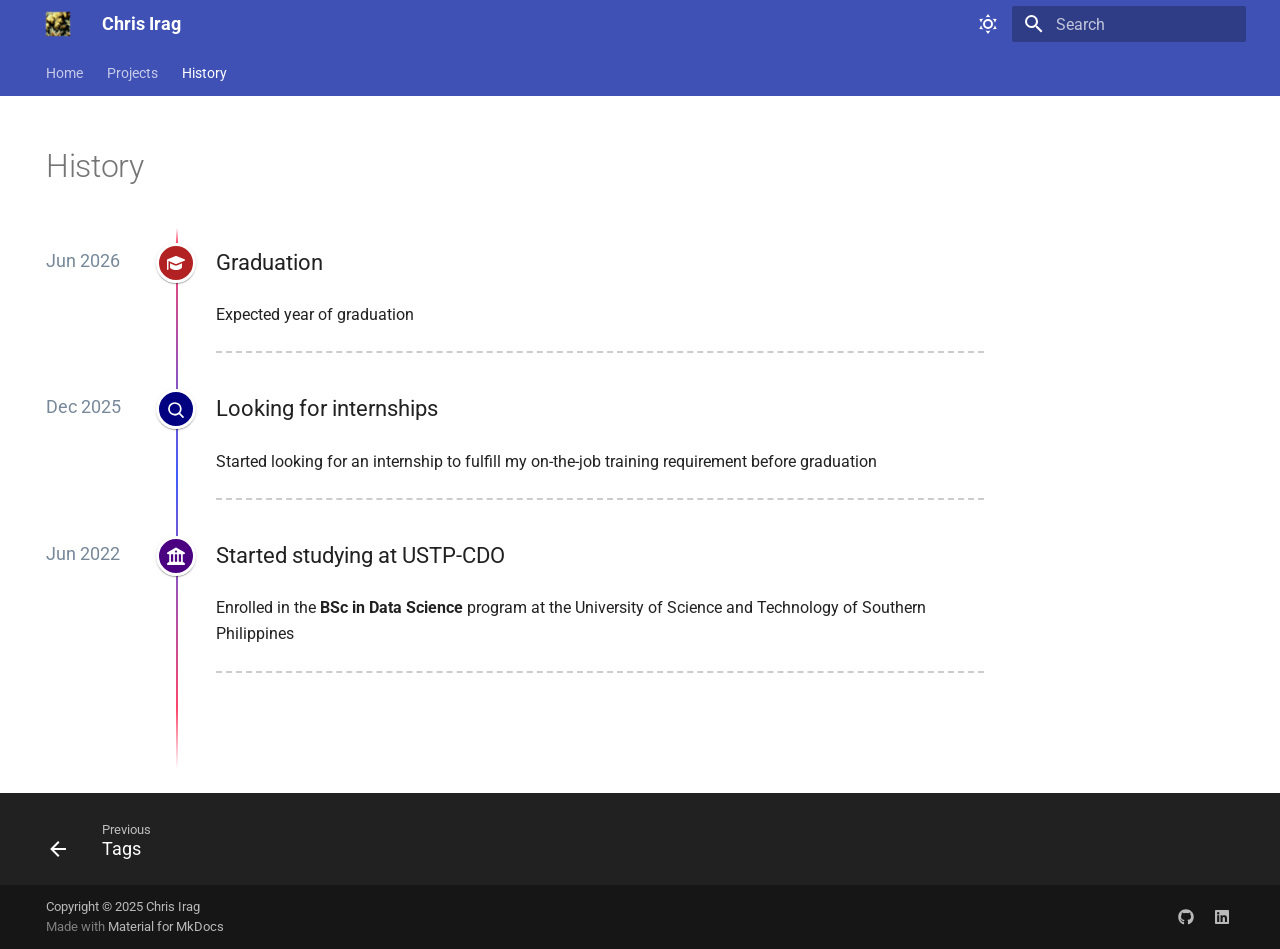
<file: history/index.html>
<!doctype html>
<html lang="en" class="no-js">
  <head>
    
      <meta charset="utf-8">
      <meta name="viewport" content="width=device-width,initial-scale=1">
      
      
      
        <link rel="canonical" href="https://iragca.github.io/portfolio/history/">
      
      
        <link rel="prev" href="../tags/">
      
      
      
        
      
      
      <link rel="icon" href="../assets/logo.png">
      <meta name="generator" content="mkdocs-1.6.1, mkdocs-material-9.7.1">
    
    
      
        <title>History - Chris Irag</title>
      
    
    
      <link rel="stylesheet" href="../assets/stylesheets/main.484c7ddc.min.css">
      
        
        <link rel="stylesheet" href="../assets/stylesheets/palette.ab4e12ef.min.css">
      
      


  
  
    
      
      
        
      
      
    
  
    
      
      
        
      
      
    
  
    
      
      
        
      
      
    
  
    
      
      
        
      
      
    
  
    
      
      
        
      
      
    
  
    
      
      
        
      
      
    
  
    
      
      
        
      
      
    
  
    
      
      
        
      
      
    
  
    
      
      
        
      
      
    
  
    
      
      
        
      
      
    
  
    
      
      
        
      
      
    
  
    
      
      
        
      
      
    
  
    
      
      
        
      
      
    
  
  
  <style>:root{.md-tag.md-tag--python{--md-tag-icon:url('data:image/svg+xml;charset=utf-8,%3Csvg%20xmlns%3D%22http%3A//www.w3.org/2000/svg%22%20viewBox%3D%220%200%2024%2024%22%3E%3Cpath%20d%3D%22m14.25.18.9.2.73.26.59.3.45.32.34.34.25.34.16.33.1.3.04.26.02.2-.01.13V8.5l-.05.63-.13.55-.21.46-.26.38-.3.31-.33.25-.35.19-.35.14-.33.1-.3.07-.26.04-.21.02H8.77l-.69.05-.59.14-.5.22-.41.27-.33.32-.27.35-.2.36-.15.37-.1.35-.07.32-.04.27-.02.21v3.06H3.17l-.21-.03-.28-.07-.32-.12-.35-.18-.36-.26-.36-.36-.35-.46-.32-.59-.28-.73-.21-.88-.14-1.05-.05-1.23.06-1.22.16-1.04.24-.87.32-.71.36-.57.4-.44.42-.33.42-.24.4-.16.36-.1.32-.05.24-.01h.16l.06.01h8.16v-.83H6.18l-.01-2.75-.02-.37.05-.34.11-.31.17-.28.25-.26.31-.23.38-.2.44-.18.51-.15.58-.12.64-.1.71-.06.77-.04.84-.02%201.27.05zm-6.3%201.98-.23.33-.08.41.08.41.23.34.33.22.41.09.41-.09.33-.22.23-.34.08-.41-.08-.41-.23-.33-.33-.22-.41-.09-.41.09zm13.09%203.95.28.06.32.12.35.18.36.27.36.35.35.47.32.59.28.73.21.88.14%201.04.05%201.23-.06%201.23-.16%201.04-.24.86-.32.71-.36.57-.4.45-.42.33-.42.24-.4.16-.36.09-.32.05-.24.02-.16-.01h-8.22v.82h5.84l.01%202.76.02.36-.05.34-.11.31-.17.29-.25.25-.31.24-.38.2-.44.17-.51.15-.58.13-.64.09-.71.07-.77.04-.84.01-1.27-.04-1.07-.14-.9-.2-.73-.25-.59-.3-.45-.33-.34-.34-.25-.34-.16-.33-.1-.3-.04-.25-.02-.2.01-.13v-5.34l.05-.64.13-.54.21-.46.26-.38.3-.32.33-.24.35-.2.35-.14.33-.1.3-.06.26-.04.21-.02.13-.01h5.84l.69-.05.59-.14.5-.21.41-.28.33-.32.27-.35.2-.36.15-.36.1-.35.07-.32.04-.28.02-.21V6.07h2.09l.14.01zm-6.47%2014.25-.23.33-.08.41.08.41.23.33.33.23.41.08.41-.08.33-.23.23-.33.08-.41-.08-.41-.23-.33-.33-.23-.41-.08-.41.08z%22/%3E%3C/svg%3E');}.md-tag.md-tag--image-classification{--md-tag-icon:url('data:image/svg+xml;charset=utf-8,%3Csvg%20xmlns%3D%22http%3A//www.w3.org/2000/svg%22%20viewBox%3D%220%200%2024%2024%22%3E%3Cpath%20d%3D%22M12.5%2021c-.32-.77-.5-1.61-.5-2.5%200-.17%200-.33.03-.5H5l3.5-4.5%202.5%203%203.5-4.5.69.92c.97-.58%202.1-.92%203.31-.92.89%200%201.73.18%202.5.5V5c0-.53-.21-1.04-.59-1.41C20.04%203.21%2019.53%203%2019%203H5c-1.1%200-2%20.9-2%202v14c0%20.53.21%201.04.59%201.41.37.38.88.59%201.41.59zm5.25%201L15%2019l1.16-1.16%201.59%201.59%203.59-3.59%201.16%201.41z%22/%3E%3C/svg%3E');}.md-tag.md-tag--plant-pathology{--md-tag-icon:url('data:image/svg+xml;charset=utf-8,%3Csvg%20xmlns%3D%22http%3A//www.w3.org/2000/svg%22%20viewBox%3D%220%200%20512%20512%22%3E%3C%21--%21%20Font%20Awesome%20Free%207.1.0%20by%20%40fontawesome%20-%20https%3A//fontawesome.com%20License%20-%20https%3A//fontawesome.com/license/free%20%28Icons%3A%20CC%20BY%204.0%2C%20Fonts%3A%20SIL%20OFL%201.1%2C%20Code%3A%20MIT%20License%29%20Copyright%202025%20Fonticons%2C%20Inc.--%3E%3Cpath%20d%3D%22M471.3%206.7c6.4-6.1%2015.7-8.3%2024.3-5.5C505.4%204.5%20512%2013.7%20512%2024v186.9C512%20342.1%20403.9%20448%20273.2%20448c-77%200-143.4-49.5-167.5-118.7C70.3%20360.1%2048%20405.4%2048%20456c0%2013.3-10.7%2024-24%2024S0%20469.3%200%20456c0-74.9%2038.2-140.9%2096.1-179.7C131.4%20252.7%20173.5%20240%20216%20240h80c13.3%200%2024-10.7%2024-24s-10.7-24-24-24h-80c-39.7%200-77.3%208.8-111%2024.5C128.3%20146.5%20194.2%2096%20272%2096c66.4%200%20115.8-22.1%20148.7-44%2019.2-12.8%2035.5-28.1%2050.7-45.3z%22/%3E%3C/svg%3E');}.md-tag.md-tag--coursework{--md-tag-icon:url('data:image/svg+xml;charset=utf-8,%3Csvg%20xmlns%3D%22http%3A//www.w3.org/2000/svg%22%20viewBox%3D%220%200%2024%2024%22%3E%3Cpath%20d%3D%22M12%203%201%209l11%206%209-4.91V17h2V9M5%2013.18v4L12%2021l7-3.82v-4L12%2017z%22/%3E%3C/svg%3E');}.md-tag.md-tag--css{--md-tag-icon:url('data:image/svg+xml;charset=utf-8,%3Csvg%20xmlns%3D%22http%3A//www.w3.org/2000/svg%22%20viewBox%3D%220%200%20512%20512%22%3E%3C%21--%21%20Font%20Awesome%20Free%207.1.0%20by%20%40fontawesome%20-%20https%3A//fontawesome.com%20License%20-%20https%3A//fontawesome.com/license/free%20%28Icons%3A%20CC%20BY%204.0%2C%20Fonts%3A%20SIL%20OFL%201.1%2C%20Code%3A%20MIT%20License%29%20Copyright%202025%20Fonticons%2C%20Inc.--%3E%3Cpath%20d%3D%22m480%2032-64%20368-223.3%2080L0%20400l19.6-94.8h82l-8%2040.6L210%20390.2l134.1-44.4%2018.8-97.1H29.5l16-82h333.7l10.5-52.7H56.3l16.3-82z%22/%3E%3C/svg%3E');}.md-tag.md-tag--javascript{--md-tag-icon:url('data:image/svg+xml;charset=utf-8,%3Csvg%20xmlns%3D%22http%3A//www.w3.org/2000/svg%22%20viewBox%3D%220%200%20448%20512%22%3E%3C%21--%21%20Font%20Awesome%20Free%207.1.0%20by%20%40fontawesome%20-%20https%3A//fontawesome.com%20License%20-%20https%3A//fontawesome.com/license/free%20%28Icons%3A%20CC%20BY%204.0%2C%20Fonts%3A%20SIL%20OFL%201.1%2C%20Code%3A%20MIT%20License%29%20Copyright%202025%20Fonticons%2C%20Inc.--%3E%3Cpath%20d%3D%22M0%2032v448h448V32zm243.8%20349.4c0%2043.6-25.6%2063.5-62.9%2063.5-33.7%200-53.2-17.4-63.2-38.5l34.3-20.7c6.6%2011.7%2012.6%2021.6%2027.1%2021.6%2013.8%200%2022.6-5.4%2022.6-26.5V237.7h42.1zm99.6%2063.5c-39.1%200-64.4-18.6-76.7-43l34.3-19.8c9%2014.7%2020.8%2025.6%2041.5%2025.6%2017.4%200%2028.6-8.7%2028.6-20.8%200-14.4-11.4-19.5-30.7-28l-10.5-4.5c-30.4-12.9-50.5-29.2-50.5-63.5%200-31.6%2024.1-55.6%2061.6-55.6%2026.8%200%2046%209.3%2059.8%2033.7L368%20290c-7.2-12.9-15-18-27.1-18-12.3%200-20.1%207.8-20.1%2018%200%2012.6%207.8%2017.7%2025.9%2025.6l10.5%204.5c35.8%2015.3%2055.9%2031%2055.9%2066.2%200%2037.8-29.8%2058.6-69.7%2058.6%22/%3E%3C/svg%3E');}.md-tag.md-tag--html{--md-tag-icon:url('data:image/svg+xml;charset=utf-8,%3Csvg%20xmlns%3D%22http%3A//www.w3.org/2000/svg%22%20viewBox%3D%220%200%20384%20512%22%3E%3C%21--%21%20Font%20Awesome%20Free%207.1.0%20by%20%40fontawesome%20-%20https%3A//fontawesome.com%20License%20-%20https%3A//fontawesome.com/license/free%20%28Icons%3A%20CC%20BY%204.0%2C%20Fonts%3A%20SIL%20OFL%201.1%2C%20Code%3A%20MIT%20License%29%20Copyright%202025%20Fonticons%2C%20Inc.--%3E%3Cpath%20d%3D%22m0%2032%2034.9%20395.8L191.5%20480l157.6-52.2L384%2032zm308.2%20127.9H124.4l4.1%2049.4h175.6l-13.6%20148.4-97.9%2027v.3h-1.1l-98.7-27.3-6-75.8h47.7L138%20320l53.5%2014.5%2053.7-14.5%206-62.2H84.3L71.5%20112.2h241.1z%22/%3E%3C/svg%3E');}.md-tag.md-tag--svelte{--md-tag-icon:url('data:image/svg+xml;charset=utf-8,%3Csvg%20xmlns%3D%22http%3A//www.w3.org/2000/svg%22%20viewBox%3D%220%200%2024%2024%22%3E%3Cpath%20d%3D%22M10.354%2021.125a4.44%204.44%200%200%201-4.765-1.767%204.1%204.1%200%200%201-.703-3.107%204%204%200%200%201%20.134-.522l.105-.321.287.21a7.2%207.2%200%200%200%202.186%201.092l.208.063-.02.208a1.25%201.25%200%200%200%20.226.83%201.34%201.34%200%200%200%201.435.533%201.2%201.2%200%200%200%20.343-.15l5.59-3.562a1.16%201.16%200%200%200%20.524-.778%201.24%201.24%200%200%200-.211-.937%201.34%201.34%200%200%200-1.435-.533%201.2%201.2%200%200%200-.343.15l-2.133%201.36a4%204%200%200%201-1.135.499%204.44%204.44%200%200%201-4.765-1.766%204.1%204.1%200%200%201-.702-3.108%203.86%203.86%200%200%201%201.742-2.582l5.589-3.563a4%204%200%200%201%201.135-.499%204.44%204.44%200%200%201%204.765%201.767%204.1%204.1%200%200%201%20.703%203.107%204%204%200%200%201-.134.522l-.105.321-.286-.21a7.2%207.2%200%200%200-2.187-1.093l-.208-.063.02-.207a1.25%201.25%200%200%200-.226-.831%201.34%201.34%200%200%200-1.435-.532%201.2%201.2%200%200%200-.343.15L8.62%209.368a1.16%201.16%200%200%200-.524.778%201.24%201.24%200%200%200%20.211.937%201.34%201.34%200%200%200%201.435.533%201.2%201.2%200%200%200%20.344-.151l2.132-1.36a4%204%200%200%201%201.135-.498%204.44%204.44%200%200%201%204.765%201.766%204.1%204.1%200%200%201%20.702%203.108%203.86%203.86%200%200%201-1.742%202.583l-5.589%203.562a4%204%200%200%201-1.135.499m10.358-17.95C18.484-.015%2014.082-.96%2010.9%201.068L5.31%204.63a6.41%206.41%200%200%200-2.896%204.295%206.75%206.75%200%200%200%20.666%204.336%206.4%206.4%200%200%200-.96%202.396%206.83%206.83%200%200%200%201.168%205.167c2.229%203.19%206.63%204.135%209.812%202.108l5.59-3.562a6.4%206.4%200%200%200%202.896-4.295%206.76%206.76%200%200%200-.665-4.336%206.4%206.4%200%200%200%20.958-2.396%206.83%206.83%200%200%200-1.167-5.168%22/%3E%3C/svg%3E');}.md-tag.md-tag--cloudflare{--md-tag-icon:url('data:image/svg+xml;charset=utf-8,%3Csvg%20xmlns%3D%22http%3A//www.w3.org/2000/svg%22%20viewBox%3D%220%200%2024%2024%22%3E%3Cpath%20d%3D%22M16.509%2016.845c.147-.507.09-.971-.155-1.316-.225-.316-.605-.499-1.062-.52l-8.66-.113a.16.16%200%200%201-.133-.07.2.2%200%200%201-.02-.156.24.24%200%200%201%20.203-.156l8.736-.113c1.035-.049%202.16-.886%202.554-1.913l.499-1.302a.27.27%200%200%200%20.014-.168%205.689%205.689%200%200%200-10.937-.584%202.58%202.58%200%200%200-1.794-.498%202.56%202.56%200%200%200-2.223%203.18A3.634%203.634%200%200%200%200%2016.751q.002.264.035.527a.174.174%200%200%200%20.17.148h15.98c.091%200%20.176-.065.204-.155zm2.757-5.564c-.077%200-.161%200-.239.011-.056%200-.105.042-.127.098l-.337%201.174c-.148.507-.092.971.154%201.317.225.316.605.498%201.062.52l1.844.113c.056%200%20.105.026.133.07a.2.2%200%200%201%20.021.156.24.24%200%200%201-.204.156l-1.92.112c-1.042.049-2.159.887-2.553%201.914l-.141.358c-.028.072.021.142.099.142h6.597a.174.174%200%200%200%20.17-.126c.111-.408.175-.837.175-1.28a4.74%204.74%200%200%200-4.734-4.727%22/%3E%3C/svg%3E');}.md-tag.md-tag--cloudflarepages{--md-tag-icon:url('data:image/svg+xml;charset=utf-8,%3Csvg%20xmlns%3D%22http%3A//www.w3.org/2000/svg%22%20viewBox%3D%220%200%2024%2024%22%3E%3Cpath%20d%3D%22M10.715%2014.32H5.442l-.64-1.203L13.673%200l1.397.579-1.752%209.112h5.24l.648%201.192L10.719%2024l-1.412-.54ZM4.091%205.448a.579.579%200%201%201%200-1.157.579.579%200%200%201%200%201.157m1.543%200a.579.579%200%201%201%200-1.157.579.579%200%200%201%200%201.157m1.544%200a.579.579%200%201%201%200-1.157.579.579%200%200%201%200%201.157m8.657-2.7h5.424l.772.771v16.975l-.772.772h-7.392l.374-.579h6.779l.432-.432V3.758l-.432-.432h-4.676l-.552%202.85h-.59l.529-2.877.108-.552ZM2.74%2021.265l-.772-.772V3.518l.772-.771h7.677l-.386.579H2.98l-.432.432v16.496l.432.432h5.586l-.092.579zm1.157-1.93h3.28l-.116.58h-3.55l-.192-.193v-3.473l.578%201.158zm13.117%200%20.579.58H14.7l.385-.58z%22/%3E%3C/svg%3E');}.md-tag.md-tag--fastapi{--md-tag-icon:url('data:image/svg+xml;charset=utf-8,%3Csvg%20xmlns%3D%22http%3A//www.w3.org/2000/svg%22%20viewBox%3D%220%200%2024%2024%22%3E%3Cpath%20d%3D%22M12%20.039c-6.627%200-12%205.354-12%2011.96-.001%206.606%205.372%2011.963%2012%2011.962S24.001%2018.605%2024%2012%2018.627.039%2012%20.039m-.829%205.415h7.55l-7.58%205.329h5.182L5.28%2018.543Q8.226%2012%2011.171%205.455%22/%3E%3C/svg%3E');}.md-tag.md-tag--docker{--md-tag-icon:url('data:image/svg+xml;charset=utf-8,%3Csvg%20xmlns%3D%22http%3A//www.w3.org/2000/svg%22%20viewBox%3D%220%200%20640%20512%22%3E%3C%21--%21%20Font%20Awesome%20Free%207.1.0%20by%20%40fontawesome%20-%20https%3A//fontawesome.com%20License%20-%20https%3A//fontawesome.com/license/free%20%28Icons%3A%20CC%20BY%204.0%2C%20Fonts%3A%20SIL%20OFL%201.1%2C%20Code%3A%20MIT%20License%29%20Copyright%202025%20Fonticons%2C%20Inc.--%3E%3Cpath%20d%3D%22M349.9%20236.3h-66.1v-59.4h66.1zm0-204.3h-66.1v60.7h66.1zm78.2%20144.8H362v59.4h66.1zm-156.3-72.1h-66.1v60.1h66.1zm78.1%200h-66.1v60.1h66.1zm276.8%20100c-14.4-9.7-47.6-13.2-73.1-8.4-3.3-24-16.7-44.9-41.1-63.7l-14-9.3-9.3%2014c-18.4%2027.8-23.4%2073.6-3.7%20103.8-8.7%204.7-25.8%2011.1-48.4%2010.7H2.4c-8.7%2050.8%205.8%20116.8%2044%20162.1%2037.1%2043.9%2092.7%2066.2%20165.4%2066.2%20157.4%200%20273.9-72.5%20328.4-204.2%2021.4.4%2067.6.1%2091.3-45.2%201.5-2.5%206.6-13.2%208.5-17.1zm-511.1-27.9h-66v59.4h66.1v-59.4zm78.1%200h-66.1v59.4h66.1zm78.1%200h-66.1v59.4h66.1zm-78.1-72.1h-66.1v60.1h66.1z%22/%3E%3C/svg%3E');}.md-tag.md-tag--react{--md-tag-icon:url('data:image/svg+xml;charset=utf-8,%3Csvg%20xmlns%3D%22http%3A//www.w3.org/2000/svg%22%20viewBox%3D%220%200%20512%20512%22%3E%3C%21--%21%20Font%20Awesome%20Free%207.1.0%20by%20%40fontawesome%20-%20https%3A//fontawesome.com%20License%20-%20https%3A//fontawesome.com/license/free%20%28Icons%3A%20CC%20BY%204.0%2C%20Fonts%3A%20SIL%20OFL%201.1%2C%20Code%3A%20MIT%20License%29%20Copyright%202025%20Fonticons%2C%20Inc.--%3E%3Cpath%20d%3D%22M418.2%20177.2q-8.1-2.7-16.2-5.1c.9-3.7%201.7-7.4%202.5-11.1%2012.3-59.6%204.2-107.5-23.1-123.3-26.3-15.1-69.2.6-112.6%2038.4-4.3%203.7-8.5%207.6-12.5%2011.5-2.7-2.6-5.5-5.2-8.3-7.7-45.5-40.4-91.1-57.4-118.4-41.5-26.2%2015.2-34%2060.3-23%20116.7%201.1%205.6%202.3%2011.1%203.7%2016.7-6.4%201.8-12.7%203.8-18.6%205.9C38.3%20196.2%200%20225.4%200%20255.6c0%2031.2%2040.8%2062.5%2096.3%2081.5%204.5%201.5%209%203%2013.6%204.3-1.5%206-2.8%2011.9-4%2018-10.5%2055.5-2.3%2099.5%2023.9%20114.6%2027%2015.6%2072.4-.4%20116.6-39.1%203.5-3.1%207-6.3%2010.5-9.7%204.4%204.3%209%208.4%2013.6%2012.4%2042.8%2036.8%2085.1%2051.7%20111.2%2036.6%2027-15.6%2035.8-62.9%2024.4-120.5q-1.35-6.6-3-13.5c3.2-.9%206.3-1.9%209.4-2.9%2057.7-19.1%2099.5-50%2099.5-81.7%200-30.3-39.4-59.7-93.8-78.4M282.9%2092.3c37.2-32.4%2071.9-45.1%2087.7-36%2016.9%209.7%2023.4%2048.9%2012.8%20100.4-.7%203.4-1.4%206.7-2.3%2010-22.2-5-44.7-8.6-67.3-10.6-13-18.6-27.2-36.4-42.6-53.1%203.9-3.7%207.7-7.2%2011.7-10.7M167.2%20307.5c5.1%208.7%2010.3%2017.4%2015.8%2025.9-15.6-1.7-31.1-4.2-46.4-7.5%204.4-14.4%209.9-29.3%2016.3-44.5%204.6%208.8%209.3%2017.5%2014.3%2026.1m-30.3-120.3c14.4-3.2%2029.7-5.8%2045.6-7.8-5.3%208.3-10.5%2016.8-15.4%2025.4-4.9%208.5-9.7%2017.2-14.2%2026-6.3-14.9-11.6-29.5-16-43.6m27.4%2068.9c6.6-13.8%2013.8-27.3%2021.4-40.6s15.8-26.2%2024.4-38.9c15-1.1%2030.3-1.7%2045.9-1.7s31%20.6%2045.9%201.7q12.75%2018.9%2024.3%2038.7c11.55%2019.8%2014.9%2026.7%2021.7%2040.4q-10.05%2020.7-21.6%2040.8c-7.6%2013.3-15.7%2026.2-24.2%2039-14.9%201.1-30.4%201.6-46.1%201.6s-30.9-.5-45.6-1.4q-13.05-19.05-24.6-39c-11.55-19.95-14.8-26.8-21.5-40.6m180.6%2051.2c5.1-8.8%209.9-17.7%2014.6-26.7%206.4%2014.5%2012%2029.2%2016.9%2044.3-15.5%203.5-31.2%206.2-47%208%205.4-8.4%2010.5-17%2015.5-25.6m14.4-76.5c-4.7-8.8-9.5-17.6-14.5-26.2q-7.35-12.75-15.3-25.2c16.1%202%2031.5%204.7%2045.9%208-4.6%2014.8-10%2029.2-16.1%2043.4M256.2%20118.3c10.5%2011.4%2020.4%2023.4%2029.6%2035.8-19.8-.9-39.7-.9-59.5%200%209.8-12.9%2019.9-24.9%2029.9-35.8M140.2%2057c16.8-9.8%2054.1%204.2%2093.4%2039%202.5%202.2%205%204.6%207.6%207-15.5%2016.7-29.8%2034.5-42.9%2053.1-22.6%202-45%205.5-67.2%2010.4-1.3-5.1-2.4-10.3-3.5-15.5-9.4-48.4-3.2-84.9%2012.6-94m-24.5%20263.6c-4.2-1.2-8.3-2.5-12.4-3.9-21.3-6.7-45.5-17.3-63-31.2-10.1-7-16.9-17.8-18.8-29.9%200-18.3%2031.6-41.7%2077.2-57.6%205.7-2%2011.5-3.8%2017.3-5.5%206.8%2021.7%2015%2043%2024.5%2063.6-9.6%2020.9-17.9%2042.5-24.8%2064.5m116.6%2098c-16.5%2015.1-35.6%2027.1-56.4%2035.3-11.1%205.3-23.9%205.8-35.3%201.3-15.9-9.2-22.5-44.5-13.5-92%201.1-5.6%202.3-11.2%203.7-16.7%2022.4%204.8%2045%208.1%2067.9%209.8%2013.2%2018.7%2027.7%2036.6%2043.2%2053.4-3.2%203.1-6.4%206.1-9.6%208.9m24.5-24.3c-10.2-11-20.4-23.2-30.3-36.3%209.6.4%2019.5.6%2029.5.6%2010.3%200%2020.4-.2%2030.4-.7-9.2%2012.7-19.1%2024.8-29.6%2036.4m130.7%2030c-.9%2012.2-6.9%2023.6-16.5%2031.3-15.9%209.2-49.8-2.8-86.4-34.2-4.2-3.6-8.4-7.5-12.7-11.5%2015.3-16.9%2029.4-34.8%2042.2-53.6%2022.9-1.9%2045.7-5.4%2068.2-10.5%201%204.1%201.9%208.2%202.7%2012.2%204.9%2021.6%205.7%2044.1%202.5%2066.3m18.2-107.5c-2.8.9-5.6%201.8-8.5%202.6-7-21.8-15.6-43.1-25.5-63.8%209.6-20.4%2017.7-41.4%2024.5-62.9%205.2%201.5%2010.2%203.1%2015%204.7%2046.6%2016%2079.3%2039.8%2079.3%2058%200%2019.6-34.9%2044.9-84.8%2061.4m-149.7-15a45.8%2045.8%200%201%200%200-91.6%2045.8%2045.8%200%201%200%200%2091.6%22/%3E%3C/svg%3E');}}</style>

    
    
      
    
    
      
        
        
        <link rel="preconnect" href="https://fonts.gstatic.com" crossorigin>
        <link rel="stylesheet" href="https://fonts.googleapis.com/css?family=Roboto:300,300i,400,400i,700,700i%7CRoboto+Mon:400,400i,700,700i&display=fallback">
        <style>:root{--md-text-font:"Roboto";--md-code-font:"Roboto Mon"}</style>
      
    
    
      <link rel="stylesheet" href="../assets/styles.css">
    
      <link rel="stylesheet" href="../assets/timeline.css">
    
    <script>__md_scope=new URL("..",location),__md_hash=e=>[...e].reduce(((e,_)=>(e<<5)-e+_.charCodeAt(0)),0),__md_get=(e,_=localStorage,t=__md_scope)=>JSON.parse(_.getItem(t.pathname+"."+e)),__md_set=(e,_,t=localStorage,a=__md_scope)=>{try{t.setItem(a.pathname+"."+e,JSON.stringify(_))}catch(e){}}</script>
    
      

    
    
  </head>
  
  
    
    
      
    
    
    
    
    <body dir="ltr" data-md-color-scheme="default" data-md-color-primary="indigo" data-md-color-accent="indigo">
  
    
    <input class="md-toggle" data-md-toggle="drawer" type="checkbox" id="__drawer" autocomplete="off">
    <input class="md-toggle" data-md-toggle="search" type="checkbox" id="__search" autocomplete="off">
    <label class="md-overlay" for="__drawer"></label>
    <div data-md-component="skip">
      
    </div>
    <div data-md-component="announce">
      
    </div>
    
    
      

<header class="md-header" data-md-component="header">
  <nav class="md-header__inner md-grid" aria-label="Header">
    <a href=".." title="Chris Irag" class="md-header__button md-logo" aria-label="Chris Irag" data-md-component="logo">
      
  <img src="../assets/logo.png" alt="logo">

    </a>
    <label class="md-header__button md-icon" for="__drawer">
      
      <svg xmlns="http://www.w3.org/2000/svg" viewBox="0 0 24 24"><path d="M3 6h18v2H3zm0 5h18v2H3zm0 5h18v2H3z"/></svg>
    </label>
    <div class="md-header__title" data-md-component="header-title">
      <div class="md-header__ellipsis">
        <div class="md-header__topic">
          <span class="md-ellipsis">
            Chris Irag
          </span>
        </div>
        <div class="md-header__topic" data-md-component="header-topic">
          <span class="md-ellipsis">
            
              History
            
          </span>
        </div>
      </div>
    </div>
    
      
        <form class="md-header__option" data-md-component="palette">
  
    
    
    
    <input class="md-option" data-md-color-media="(prefers-color-scheme: light)" data-md-color-scheme="default" data-md-color-primary="indigo" data-md-color-accent="indigo"  aria-label="Switch to dark mode"  type="radio" name="__palette" id="__palette_0">
    
      <label class="md-header__button md-icon" title="Switch to dark mode" for="__palette_1" hidden>
        <svg xmlns="http://www.w3.org/2000/svg" viewBox="0 0 24 24"><path d="M12 7a5 5 0 0 1 5 5 5 5 0 0 1-5 5 5 5 0 0 1-5-5 5 5 0 0 1 5-5m0 2a3 3 0 0 0-3 3 3 3 0 0 0 3 3 3 3 0 0 0 3-3 3 3 0 0 0-3-3m0-7 2.39 3.42C13.65 5.15 12.84 5 12 5s-1.65.15-2.39.42zM3.34 7l4.16-.35A7.2 7.2 0 0 0 5.94 8.5c-.44.74-.69 1.5-.83 2.29zm.02 10 1.76-3.77a7.131 7.131 0 0 0 2.38 4.14zM20.65 7l-1.77 3.79a7.02 7.02 0 0 0-2.38-4.15zm-.01 10-4.14.36c.59-.51 1.12-1.14 1.54-1.86.42-.73.69-1.5.83-2.29zM12 22l-2.41-3.44c.74.27 1.55.44 2.41.44.82 0 1.63-.17 2.37-.44z"/></svg>
      </label>
    
  
    
    
    
    <input class="md-option" data-md-color-media="(prefers-color-scheme: dark)" data-md-color-scheme="slate" data-md-color-primary="black" data-md-color-accent="indigo"  aria-label="Switch to light mode"  type="radio" name="__palette" id="__palette_1">
    
      <label class="md-header__button md-icon" title="Switch to light mode" for="__palette_0" hidden>
        <svg xmlns="http://www.w3.org/2000/svg" viewBox="0 0 24 24"><path d="m17.75 4.09-2.53 1.94.91 3.06-2.63-1.81-2.63 1.81.91-3.06-2.53-1.94L12.44 4l1.06-3 1.06 3zm3.5 6.91-1.64 1.25.59 1.98-1.7-1.17-1.7 1.17.59-1.98L15.75 11l2.06-.05L18.5 9l.69 1.95zm-2.28 4.95c.83-.08 1.72 1.1 1.19 1.85-.32.45-.66.87-1.08 1.27C15.17 23 8.84 23 4.94 19.07c-3.91-3.9-3.91-10.24 0-14.14.4-.4.82-.76 1.27-1.08.75-.53 1.93.36 1.85 1.19-.27 2.86.69 5.83 2.89 8.02a9.96 9.96 0 0 0 8.02 2.89m-1.64 2.02a12.08 12.08 0 0 1-7.8-3.47c-2.17-2.19-3.33-5-3.49-7.82-2.81 3.14-2.7 7.96.31 10.98 3.02 3.01 7.84 3.12 10.98.31"/></svg>
      </label>
    
  
</form>
      
    
    
      <script>var palette=__md_get("__palette");if(palette&&palette.color){if("(prefers-color-scheme)"===palette.color.media){var media=matchMedia("(prefers-color-scheme: light)"),input=document.querySelector(media.matches?"[data-md-color-media='(prefers-color-scheme: light)']":"[data-md-color-media='(prefers-color-scheme: dark)']");palette.color.media=input.getAttribute("data-md-color-media"),palette.color.scheme=input.getAttribute("data-md-color-scheme"),palette.color.primary=input.getAttribute("data-md-color-primary"),palette.color.accent=input.getAttribute("data-md-color-accent")}for(var[key,value]of Object.entries(palette.color))document.body.setAttribute("data-md-color-"+key,value)}</script>
    
    
    
      
      
        <label class="md-header__button md-icon" for="__search">
          
          <svg xmlns="http://www.w3.org/2000/svg" viewBox="0 0 24 24"><path d="M9.5 3A6.5 6.5 0 0 1 16 9.5c0 1.61-.59 3.09-1.56 4.23l.27.27h.79l5 5-1.5 1.5-5-5v-.79l-.27-.27A6.52 6.52 0 0 1 9.5 16 6.5 6.5 0 0 1 3 9.5 6.5 6.5 0 0 1 9.5 3m0 2C7 5 5 7 5 9.5S7 14 9.5 14 14 12 14 9.5 12 5 9.5 5"/></svg>
        </label>
        <div class="md-search" data-md-component="search" role="dialog">
  <label class="md-search__overlay" for="__search"></label>
  <div class="md-search__inner" role="search">
    <form class="md-search__form" name="search">
      <input type="text" class="md-search__input" name="query" aria-label="Search" placeholder="Search" autocapitalize="off" autocorrect="off" autocomplete="off" spellcheck="false" data-md-component="search-query" required>
      <label class="md-search__icon md-icon" for="__search">
        
        <svg xmlns="http://www.w3.org/2000/svg" viewBox="0 0 24 24"><path d="M9.5 3A6.5 6.5 0 0 1 16 9.5c0 1.61-.59 3.09-1.56 4.23l.27.27h.79l5 5-1.5 1.5-5-5v-.79l-.27-.27A6.52 6.52 0 0 1 9.5 16 6.5 6.5 0 0 1 3 9.5 6.5 6.5 0 0 1 9.5 3m0 2C7 5 5 7 5 9.5S7 14 9.5 14 14 12 14 9.5 12 5 9.5 5"/></svg>
        
        <svg xmlns="http://www.w3.org/2000/svg" viewBox="0 0 24 24"><path d="M20 11v2H8l5.5 5.5-1.42 1.42L4.16 12l7.92-7.92L13.5 5.5 8 11z"/></svg>
      </label>
      <nav class="md-search__options" aria-label="Search">
        
        <button type="reset" class="md-search__icon md-icon" title="Clear" aria-label="Clear" tabindex="-1">
          
          <svg xmlns="http://www.w3.org/2000/svg" viewBox="0 0 24 24"><path d="M19 6.41 17.59 5 12 10.59 6.41 5 5 6.41 10.59 12 5 17.59 6.41 19 12 13.41 17.59 19 19 17.59 13.41 12z"/></svg>
        </button>
      </nav>
      
    </form>
    <div class="md-search__output">
      <div class="md-search__scrollwrap" tabindex="0" data-md-scrollfix>
        <div class="md-search-result" data-md-component="search-result">
          <div class="md-search-result__meta">
            Initializing search
          </div>
          <ol class="md-search-result__list" role="presentation"></ol>
        </div>
      </div>
    </div>
  </div>
</div>
      
    
    
  </nav>
  
</header>
    
    <div class="md-container" data-md-component="container">
      
      
        
          
            
<nav class="md-tabs" aria-label="Tabs" data-md-component="tabs">
  <div class="md-grid">
    <ul class="md-tabs__list">
      
        
  
  
  
  
    <li class="md-tabs__item">
      <a href=".." class="md-tabs__link">
        
  
  
    
  
  Home

      </a>
    </li>
  

      
        
  
  
  
  
    
    
      <li class="md-tabs__item">
        <a href="../projects/" class="md-tabs__link">
          
  
  
    
  
  Projects

        </a>
      </li>
    
  

      
        
  
  
  
    
  
  
    <li class="md-tabs__item md-tabs__item--active">
      <a href="./" class="md-tabs__link">
        
  
  
    
  
  History

      </a>
    </li>
  

      
    </ul>
  </div>
</nav>
          
        
      
      <main class="md-main" data-md-component="main">
        <div class="md-main__inner md-grid">
          
            
              
                
              
              <div class="md-sidebar md-sidebar--primary" data-md-component="sidebar" data-md-type="navigation" hidden>
                <div class="md-sidebar__scrollwrap">
                  <div class="md-sidebar__inner">
                    


  


<nav class="md-nav md-nav--primary md-nav--lifted" aria-label="Navigation" data-md-level="0">
  <label class="md-nav__title" for="__drawer">
    <a href=".." title="Chris Irag" class="md-nav__button md-logo" aria-label="Chris Irag" data-md-component="logo">
      
  <img src="../assets/logo.png" alt="logo">

    </a>
    Chris Irag
  </label>
  
  <ul class="md-nav__list" data-md-scrollfix>
    
      
      
  
  
  
  
    <li class="md-nav__item">
      <a href=".." class="md-nav__link">
        
  
  
  <span class="md-ellipsis">
    
  
    Home
  

    
  </span>
  
  

      </a>
    </li>
  

    
      
      
  
  
  
  
    
    
      
        
          
        
      
        
      
        
      
        
      
    
    
    
      
      
        
      
    
    
    <li class="md-nav__item md-nav__item--nested">
      
        
        
        <input class="md-nav__toggle md-toggle " type="checkbox" id="__nav_2" >
        
          
          <div class="md-nav__link md-nav__container">
            <a href="../projects/" class="md-nav__link ">
              
  
  
  <span class="md-ellipsis">
    
  
    Projects
  

    
  </span>
  
  

            </a>
            
              
              <label class="md-nav__link " for="__nav_2" id="__nav_2_label" tabindex="0">
                <span class="md-nav__icon md-icon"></span>
              </label>
            
          </div>
        
        <nav class="md-nav" data-md-level="1" aria-labelledby="__nav_2_label" aria-expanded="false">
          <label class="md-nav__title" for="__nav_2">
            <span class="md-nav__icon md-icon"></span>
            
  
    Projects
  

          </label>
          <ul class="md-nav__list" data-md-scrollfix>
            
              
            
              
                
  
  
  
  
    
    
      
        
      
        
      
    
    
    
      
      
        
      
    
    
    <li class="md-nav__item md-nav__item--nested">
      
        
        
        <input class="md-nav__toggle md-toggle " type="checkbox" id="__nav_2_2" >
        
          
          <label class="md-nav__link" for="__nav_2_2" id="__nav_2_2_label" tabindex="0">
            
  
  
  <span class="md-ellipsis">
    
  
    Data Science
  

    
  </span>
  
  

            <span class="md-nav__icon md-icon"></span>
          </label>
        
        <nav class="md-nav" data-md-level="2" aria-labelledby="__nav_2_2_label" aria-expanded="false">
          <label class="md-nav__title" for="__nav_2_2">
            <span class="md-nav__icon md-icon"></span>
            
  
    Data Science
  

          </label>
          <ul class="md-nav__list" data-md-scrollfix>
            
              
                
  
  
  
  
    <li class="md-nav__item">
      <a href="../projects/data-science/capstone/" class="md-nav__link">
        
  
  
  <span class="md-ellipsis">
    
  
    Capstone Project
  

    
  </span>
  
  

      </a>
    </li>
  

              
            
              
                
  
  
  
  
    <li class="md-nav__item">
      <a href="../projects/data-science/megaplant/" class="md-nav__link">
        
  
  
  <span class="md-ellipsis">
    
  
    MegaPlant
  

    
  </span>
  
  

      </a>
    </li>
  

              
            
          </ul>
        </nav>
      
    </li>
  

              
            
              
                
  
  
  
  
    
    
      
        
      
        
      
    
    
    
      
      
        
      
    
    
    <li class="md-nav__item md-nav__item--nested">
      
        
        
        <input class="md-nav__toggle md-toggle " type="checkbox" id="__nav_2_3" >
        
          
          <label class="md-nav__link" for="__nav_2_3" id="__nav_2_3_label" tabindex="0">
            
  
  
  <span class="md-ellipsis">
    
  
    Web Development
  

    
  </span>
  
  

            <span class="md-nav__icon md-icon"></span>
          </label>
        
        <nav class="md-nav" data-md-level="2" aria-labelledby="__nav_2_3_label" aria-expanded="false">
          <label class="md-nav__title" for="__nav_2_3">
            <span class="md-nav__icon md-icon"></span>
            
  
    Web Development
  

          </label>
          <ul class="md-nav__list" data-md-scrollfix>
            
              
                
  
  
  
  
    <li class="md-nav__item">
      <a href="../projects/web-dev/map/" class="md-nav__link">
        
  
  
  <span class="md-ellipsis">
    
  
    USTP-CDO Map
  

    
  </span>
  
  

      </a>
    </li>
  

              
            
              
                
  
  
  
  
    <li class="md-nav__item">
      <a href="../projects/web-dev/docuisine/" class="md-nav__link">
        
  
  
  <span class="md-ellipsis">
    
  
    Docuisine
  

    
  </span>
  
  

      </a>
    </li>
  

              
            
          </ul>
        </nav>
      
    </li>
  

              
            
              
                
  
  
  
  
    <li class="md-nav__item">
      <a href="../tags/" class="md-nav__link">
        
  
  
  <span class="md-ellipsis">
    
  
    Tags
  

    
  </span>
  
  

      </a>
    </li>
  

              
            
          </ul>
        </nav>
      
    </li>
  

    
      
      
  
  
    
  
  
  
    <li class="md-nav__item md-nav__item--active">
      
      <input class="md-nav__toggle md-toggle" type="checkbox" id="__toc">
      
      
      
      <a href="./" class="md-nav__link md-nav__link--active">
        
  
  
  <span class="md-ellipsis">
    
  
    History
  

    
  </span>
  
  

      </a>
      
    </li>
  

    
  </ul>
</nav>
                  </div>
                </div>
              </div>
            
            
              
                
              
              <div class="md-sidebar md-sidebar--secondary" data-md-component="sidebar" data-md-type="toc" >
                <div class="md-sidebar__scrollwrap">
                  <div class="md-sidebar__inner">
                    

<nav class="md-nav md-nav--secondary" aria-label="Table of contents">
  
  
  
  
</nav>
                  </div>
                </div>
              </div>
            
          
          
            <div class="md-content" data-md-component="content">
              
              <article class="md-content__inner md-typeset">
                
                  
  




  <h1>History</h1>

<div class="nt-timeline vertical left">
<div class="nt-timeline-before"></div>
<div class="nt-timeline-items">
<div class="nt-timeline-item">
<p class="nt-timeline-title">Graduation</p>
<span class="nt-timeline-sub-title">Jun 2026</span><p class="nt-timeline-content">Expected year of graduation</p>
<div class="nt-timeline-dot  bigger"><span class="icon"><span class="twemoji"><svg xmlns="http://www.w3.org/2000/svg" viewBox="0 0 576 512"><!--! Font Awesome Free 7.1.0 by @fontawesome - https://fontawesome.com License - https://fontawesome.com/license/free (Icons: CC BY 4.0, Fonts: SIL OFL 1.1, Code: MIT License) Copyright 2025 Fonticons, Inc.--><path d="m48 195.8 209.2 86.1c9.8 4 20.2 6.1 30.8 6.1s21-2.1 30.8-6.1l242.4-99.8c9-3.7 14.8-12.4 14.8-22.1s-5.8-18.4-14.8-22.1L318.8 38.1c-9.8-4-20.2-6.1-30.8-6.1s-21 2.1-30.8 6.1L14.8 137.9C5.8 141.6 0 150.3 0 160v296c0 13.3 10.7 24 24 24s24-10.7 24-24zm48 71.7V384c0 53 86 96 192 96s192-43 192-96V267.4l-142.9 58.9c-15.6 6.4-32.2 9.7-49.1 9.7s-33.5-3.3-49.1-9.7L96 267.4z"/></svg></span></span></div>
</div>
<div class="nt-timeline-item">
<p class="nt-timeline-title">Looking for internships</p>
<span class="nt-timeline-sub-title">Dec 2025</span><p class="nt-timeline-content">Started looking for an internship to fulfill my on-the-job training requirement before graduation</p>
<div class="nt-timeline-dot  bigger"><span class="icon"><span class="twemoji"><svg xmlns="http://www.w3.org/2000/svg" viewBox="0 0 16 16"><path d="M10.68 11.74a6 6 0 0 1-7.922-8.982 6 6 0 0 1 8.982 7.922l3.04 3.04a.749.749 0 0 1-.326 1.275.75.75 0 0 1-.734-.215ZM11.5 7a4.499 4.499 0 1 0-8.997 0A4.499 4.499 0 0 0 11.5 7"/></svg></span></span></div>
</div>
<div class="nt-timeline-item">
<p class="nt-timeline-title">Started studying at USTP-CDO</p>
<span class="nt-timeline-sub-title">Jun 2022</span><p class="nt-timeline-content">Enrolled in the <strong>BSc in Data Science</strong> program at the University of Science and Technology of Southern Philippines</p>
<div class="nt-timeline-dot  bigger"><span class="icon"><span class="twemoji"><svg xmlns="http://www.w3.org/2000/svg" viewBox="0 0 512 512"><!--! Font Awesome Free 7.1.0 by @fontawesome - https://fontawesome.com License - https://fontawesome.com/license/free (Icons: CC BY 4.0, Fonts: SIL OFL 1.1, Code: MIT License) Copyright 2025 Fonticons, Inc.--><path d="M271.9 20.2c-9.8-5.6-21.9-5.6-31.8 0l-224 128c-12.6 7.2-18.8 22-15.1 36S17.5 208 32 208h32v208l-51.2 38.4C4.7 460.4 0 469.9 0 480c0 17.7 14.3 32 32 32h448c17.7 0 32-14.3 32-32 0-10.1-4.7-19.6-12.8-25.6L448 416V208h32c14.5 0 27.2-9.8 30.9-23.8s-2.5-28.8-15.1-36l-224-128zM400 208v208h-64V208zm-112 0v208h-64V208zm-112 0v208h-64V208zm80-112a32 32 0 1 1 0 64 32 32 0 1 1 0-64"/></svg></span></span></div>
</div>
</div>
<div class="nt-timeline-after"></div>
</div>







  
  




  



                
              </article>
            </div>
          
          
<script>var target=document.getElementById(location.hash.slice(1));target&&target.name&&(target.checked=target.name.startsWith("__tabbed_"))</script>
        </div>
        
      </main>
      
        <footer class="md-footer">
  
    
      
        
      
      <nav class="md-footer__inner md-grid" aria-label="Footer" >
        
          
          <a href="../tags/" class="md-footer__link md-footer__link--prev" aria-label="Previous: Tags">
            <div class="md-footer__button md-icon">
              
              <svg xmlns="http://www.w3.org/2000/svg" viewBox="0 0 24 24"><path d="M20 11v2H8l5.5 5.5-1.42 1.42L4.16 12l7.92-7.92L13.5 5.5 8 11z"/></svg>
            </div>
            <div class="md-footer__title">
              <span class="md-footer__direction">
                Previous
              </span>
              <div class="md-ellipsis">
                Tags
              </div>
            </div>
          </a>
        
        
      </nav>
    
  
  <div class="md-footer-meta md-typeset">
    <div class="md-footer-meta__inner md-grid">
      <div class="md-copyright">
  
    <div class="md-copyright__highlight">
      Copyright &copy; 2025 Chris Irag
    </div>
  
  
    Made with
    <a href="https://squidfunk.github.io/mkdocs-material/" target="_blank" rel="noopener">
      Material for MkDocs
    </a>
  
</div>
      
        
<div class="md-social">
  
    
    
    
    
      
      
    
    <a href="https://github.com/iragca" target="_blank" rel="noopener" title="github.com" class="md-social__link">
      <svg xmlns="http://www.w3.org/2000/svg" viewBox="0 0 512 512"><!--! Font Awesome Free 7.1.0 by @fontawesome - https://fontawesome.com License - https://fontawesome.com/license/free (Icons: CC BY 4.0, Fonts: SIL OFL 1.1, Code: MIT License) Copyright 2025 Fonticons, Inc.--><path d="M173.9 397.4c0 2-2.3 3.6-5.2 3.6-3.3.3-5.6-1.3-5.6-3.6 0-2 2.3-3.6 5.2-3.6 3-.3 5.6 1.3 5.6 3.6m-31.1-4.5c-.7 2 1.3 4.3 4.3 4.9 2.6 1 5.6 0 6.2-2s-1.3-4.3-4.3-5.2c-2.6-.7-5.5.3-6.2 2.3m44.2-1.7c-2.9.7-4.9 2.6-4.6 4.9.3 2 2.9 3.3 5.9 2.6 2.9-.7 4.9-2.6 4.6-4.6-.3-1.9-3-3.2-5.9-2.9M252.8 8C114.1 8 8 113.3 8 252c0 110.9 69.8 205.8 169.5 239.2 12.8 2.3 17.3-5.6 17.3-12.1 0-6.2-.3-40.4-.3-61.4 0 0-70 15-84.7-29.8 0 0-11.4-29.1-27.8-36.6 0 0-22.9-15.7 1.6-15.4 0 0 24.9 2 38.6 25.8 21.9 38.6 58.6 27.5 72.9 20.9 2.3-16 8.8-27.1 16-33.7-55.9-6.2-112.3-14.3-112.3-110.5 0-27.5 7.6-41.3 23.6-58.9-2.6-6.5-11.1-33.3 2.6-67.9 20.9-6.5 69 27 69 27 20-5.6 41.5-8.5 62.8-8.5s42.8 2.9 62.8 8.5c0 0 48.1-33.6 69-27 13.7 34.7 5.2 61.4 2.6 67.9 16 17.7 25.8 31.5 25.8 58.9 0 96.5-58.9 104.2-114.8 110.5 9.2 7.9 17 22.9 17 46.4 0 33.7-.3 75.4-.3 83.6 0 6.5 4.6 14.4 17.3 12.1C436.2 457.8 504 362.9 504 252 504 113.3 391.5 8 252.8 8M105.2 352.9c-1.3 1-1 3.3.7 5.2 1.6 1.6 3.9 2.3 5.2 1 1.3-1 1-3.3-.7-5.2-1.6-1.6-3.9-2.3-5.2-1m-10.8-8.1c-.7 1.3.3 2.9 2.3 3.9 1.6 1 3.6.7 4.3-.7.7-1.3-.3-2.9-2.3-3.9-2-.6-3.6-.3-4.3.7m32.4 35.6c-1.6 1.3-1 4.3 1.3 6.2 2.3 2.3 5.2 2.6 6.5 1 1.3-1.3.7-4.3-1.3-6.2-2.2-2.3-5.2-2.6-6.5-1m-11.4-14.7c-1.6 1-1.6 3.6 0 5.9s4.3 3.3 5.6 2.3c1.6-1.3 1.6-3.9 0-6.2-1.4-2.3-4-3.3-5.6-2"/></svg>
    </a>
  
    
    
    
    
      
      
    
    <a href="https://www.linkedin.com/in/chris-andrei-irag/" target="_blank" rel="noopener" title="www.linkedin.com" class="md-social__link">
      <svg xmlns="http://www.w3.org/2000/svg" viewBox="0 0 448 512"><!--! Font Awesome Free 7.1.0 by @fontawesome - https://fontawesome.com License - https://fontawesome.com/license/free (Icons: CC BY 4.0, Fonts: SIL OFL 1.1, Code: MIT License) Copyright 2025 Fonticons, Inc.--><path d="M416 32H31.9C14.3 32 0 46.5 0 64.3v383.4C0 465.5 14.3 480 31.9 480H416c17.6 0 32-14.5 32-32.3V64.3c0-17.8-14.4-32.3-32-32.3M135.4 416H69V202.2h66.5V416zM102.2 96a38.5 38.5 0 1 1 0 77 38.5 38.5 0 1 1 0-77m282.1 320h-66.4V312c0-24.8-.5-56.7-34.5-56.7-34.6 0-39.9 27-39.9 54.9V416h-66.4V202.2h63.7v29.2h.9c8.9-16.8 30.6-34.5 62.9-34.5 67.2 0 79.7 44.3 79.7 101.9z"/></svg>
    </a>
  
</div>
      
    </div>
  </div>
</footer>
      
    </div>
    <div class="md-dialog" data-md-component="dialog">
      <div class="md-dialog__inner md-typeset"></div>
    </div>
    
    
    
      
      
      <script id="__config" type="application/json">{"annotate": null, "base": "..", "features": ["navigation.footer", "navigation.indexes", "navigation.sections", "navigation.tabs"], "search": "../assets/javascripts/workers/search.2c215733.min.js", "tags": {"CSS": "css", "Cloudflare": "cloudflare", "Cloudflare Pages": "cloudflarepages", "Coursework": "coursework", "Docker": "docker", "FastAPI": "fastapi", "HTML": "html", "Image Classification": "image-classification", "JavaScript": "javascript", "Plant Pathology": "plant-pathology", "Python": "python", "React": "react", "Svelte": "svelte"}, "translations": {"clipboard.copied": "Copied to clipboard", "clipboard.copy": "Copy to clipboard", "search.result.more.one": "1 more on this page", "search.result.more.other": "# more on this page", "search.result.none": "No matching documents", "search.result.one": "1 matching document", "search.result.other": "# matching documents", "search.result.placeholder": "Type to start searching", "search.result.term.missing": "Missing", "select.version": "Select version"}, "version": null}</script>
    
    
      <script src="../assets/javascripts/bundle.79ae519e.min.js"></script>
      
    
  </body>
</html>
</file>
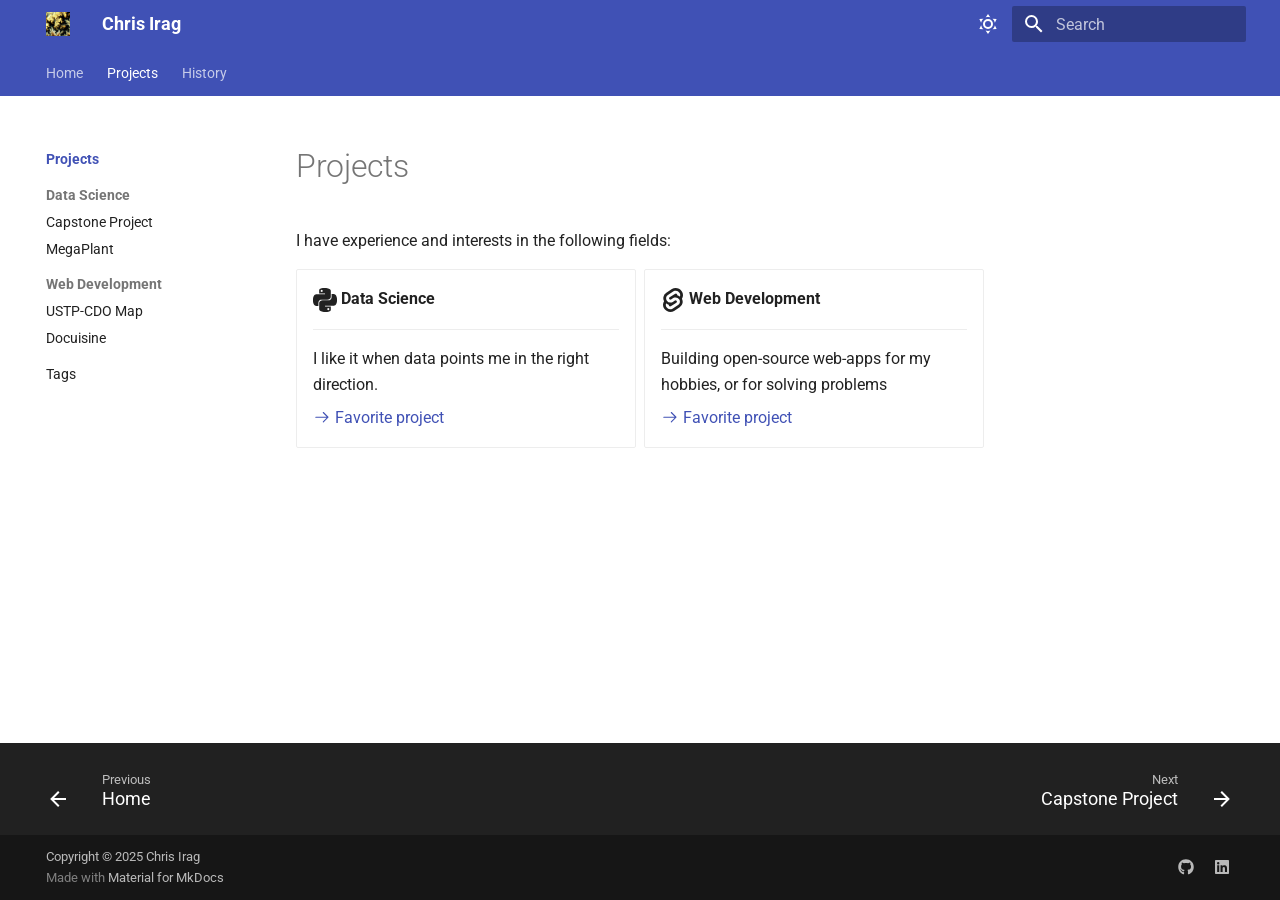
<file: projects/index.html>
<!doctype html>
<html lang="en" class="no-js">
  <head>
    
      <meta charset="utf-8">
      <meta name="viewport" content="width=device-width,initial-scale=1">
      
      
      
        <link rel="canonical" href="https://iragca.github.io/portfolio/projects/">
      
      
        <link rel="prev" href="..">
      
      
        <link rel="next" href="data-science/capstone/">
      
      
        
      
      
      <link rel="icon" href="../assets/logo.png">
      <meta name="generator" content="mkdocs-1.6.1, mkdocs-material-9.7.1">
    
    
      
        <title>Projects - Chris Irag</title>
      
    
    
      <link rel="stylesheet" href="../assets/stylesheets/main.484c7ddc.min.css">
      
        
        <link rel="stylesheet" href="../assets/stylesheets/palette.ab4e12ef.min.css">
      
      


  
  
    
      
      
        
      
      
    
  
    
      
      
        
      
      
    
  
    
      
      
        
      
      
    
  
    
      
      
        
      
      
    
  
    
      
      
        
      
      
    
  
    
      
      
        
      
      
    
  
    
      
      
        
      
      
    
  
    
      
      
        
      
      
    
  
    
      
      
        
      
      
    
  
    
      
      
        
      
      
    
  
    
      
      
        
      
      
    
  
    
      
      
        
      
      
    
  
    
      
      
        
      
      
    
  
  
  <style>:root{.md-tag.md-tag--python{--md-tag-icon:url('data:image/svg+xml;charset=utf-8,%3Csvg%20xmlns%3D%22http%3A//www.w3.org/2000/svg%22%20viewBox%3D%220%200%2024%2024%22%3E%3Cpath%20d%3D%22m14.25.18.9.2.73.26.59.3.45.32.34.34.25.34.16.33.1.3.04.26.02.2-.01.13V8.5l-.05.63-.13.55-.21.46-.26.38-.3.31-.33.25-.35.19-.35.14-.33.1-.3.07-.26.04-.21.02H8.77l-.69.05-.59.14-.5.22-.41.27-.33.32-.27.35-.2.36-.15.37-.1.35-.07.32-.04.27-.02.21v3.06H3.17l-.21-.03-.28-.07-.32-.12-.35-.18-.36-.26-.36-.36-.35-.46-.32-.59-.28-.73-.21-.88-.14-1.05-.05-1.23.06-1.22.16-1.04.24-.87.32-.71.36-.57.4-.44.42-.33.42-.24.4-.16.36-.1.32-.05.24-.01h.16l.06.01h8.16v-.83H6.18l-.01-2.75-.02-.37.05-.34.11-.31.17-.28.25-.26.31-.23.38-.2.44-.18.51-.15.58-.12.64-.1.71-.06.77-.04.84-.02%201.27.05zm-6.3%201.98-.23.33-.08.41.08.41.23.34.33.22.41.09.41-.09.33-.22.23-.34.08-.41-.08-.41-.23-.33-.33-.22-.41-.09-.41.09zm13.09%203.95.28.06.32.12.35.18.36.27.36.35.35.47.32.59.28.73.21.88.14%201.04.05%201.23-.06%201.23-.16%201.04-.24.86-.32.71-.36.57-.4.45-.42.33-.42.24-.4.16-.36.09-.32.05-.24.02-.16-.01h-8.22v.82h5.84l.01%202.76.02.36-.05.34-.11.31-.17.29-.25.25-.31.24-.38.2-.44.17-.51.15-.58.13-.64.09-.71.07-.77.04-.84.01-1.27-.04-1.07-.14-.9-.2-.73-.25-.59-.3-.45-.33-.34-.34-.25-.34-.16-.33-.1-.3-.04-.25-.02-.2.01-.13v-5.34l.05-.64.13-.54.21-.46.26-.38.3-.32.33-.24.35-.2.35-.14.33-.1.3-.06.26-.04.21-.02.13-.01h5.84l.69-.05.59-.14.5-.21.41-.28.33-.32.27-.35.2-.36.15-.36.1-.35.07-.32.04-.28.02-.21V6.07h2.09l.14.01zm-6.47%2014.25-.23.33-.08.41.08.41.23.33.33.23.41.08.41-.08.33-.23.23-.33.08-.41-.08-.41-.23-.33-.33-.23-.41-.08-.41.08z%22/%3E%3C/svg%3E');}.md-tag.md-tag--image-classification{--md-tag-icon:url('data:image/svg+xml;charset=utf-8,%3Csvg%20xmlns%3D%22http%3A//www.w3.org/2000/svg%22%20viewBox%3D%220%200%2024%2024%22%3E%3Cpath%20d%3D%22M12.5%2021c-.32-.77-.5-1.61-.5-2.5%200-.17%200-.33.03-.5H5l3.5-4.5%202.5%203%203.5-4.5.69.92c.97-.58%202.1-.92%203.31-.92.89%200%201.73.18%202.5.5V5c0-.53-.21-1.04-.59-1.41C20.04%203.21%2019.53%203%2019%203H5c-1.1%200-2%20.9-2%202v14c0%20.53.21%201.04.59%201.41.37.38.88.59%201.41.59zm5.25%201L15%2019l1.16-1.16%201.59%201.59%203.59-3.59%201.16%201.41z%22/%3E%3C/svg%3E');}.md-tag.md-tag--plant-pathology{--md-tag-icon:url('data:image/svg+xml;charset=utf-8,%3Csvg%20xmlns%3D%22http%3A//www.w3.org/2000/svg%22%20viewBox%3D%220%200%20512%20512%22%3E%3C%21--%21%20Font%20Awesome%20Free%207.1.0%20by%20%40fontawesome%20-%20https%3A//fontawesome.com%20License%20-%20https%3A//fontawesome.com/license/free%20%28Icons%3A%20CC%20BY%204.0%2C%20Fonts%3A%20SIL%20OFL%201.1%2C%20Code%3A%20MIT%20License%29%20Copyright%202025%20Fonticons%2C%20Inc.--%3E%3Cpath%20d%3D%22M471.3%206.7c6.4-6.1%2015.7-8.3%2024.3-5.5C505.4%204.5%20512%2013.7%20512%2024v186.9C512%20342.1%20403.9%20448%20273.2%20448c-77%200-143.4-49.5-167.5-118.7C70.3%20360.1%2048%20405.4%2048%20456c0%2013.3-10.7%2024-24%2024S0%20469.3%200%20456c0-74.9%2038.2-140.9%2096.1-179.7C131.4%20252.7%20173.5%20240%20216%20240h80c13.3%200%2024-10.7%2024-24s-10.7-24-24-24h-80c-39.7%200-77.3%208.8-111%2024.5C128.3%20146.5%20194.2%2096%20272%2096c66.4%200%20115.8-22.1%20148.7-44%2019.2-12.8%2035.5-28.1%2050.7-45.3z%22/%3E%3C/svg%3E');}.md-tag.md-tag--coursework{--md-tag-icon:url('data:image/svg+xml;charset=utf-8,%3Csvg%20xmlns%3D%22http%3A//www.w3.org/2000/svg%22%20viewBox%3D%220%200%2024%2024%22%3E%3Cpath%20d%3D%22M12%203%201%209l11%206%209-4.91V17h2V9M5%2013.18v4L12%2021l7-3.82v-4L12%2017z%22/%3E%3C/svg%3E');}.md-tag.md-tag--css{--md-tag-icon:url('data:image/svg+xml;charset=utf-8,%3Csvg%20xmlns%3D%22http%3A//www.w3.org/2000/svg%22%20viewBox%3D%220%200%20512%20512%22%3E%3C%21--%21%20Font%20Awesome%20Free%207.1.0%20by%20%40fontawesome%20-%20https%3A//fontawesome.com%20License%20-%20https%3A//fontawesome.com/license/free%20%28Icons%3A%20CC%20BY%204.0%2C%20Fonts%3A%20SIL%20OFL%201.1%2C%20Code%3A%20MIT%20License%29%20Copyright%202025%20Fonticons%2C%20Inc.--%3E%3Cpath%20d%3D%22m480%2032-64%20368-223.3%2080L0%20400l19.6-94.8h82l-8%2040.6L210%20390.2l134.1-44.4%2018.8-97.1H29.5l16-82h333.7l10.5-52.7H56.3l16.3-82z%22/%3E%3C/svg%3E');}.md-tag.md-tag--javascript{--md-tag-icon:url('data:image/svg+xml;charset=utf-8,%3Csvg%20xmlns%3D%22http%3A//www.w3.org/2000/svg%22%20viewBox%3D%220%200%20448%20512%22%3E%3C%21--%21%20Font%20Awesome%20Free%207.1.0%20by%20%40fontawesome%20-%20https%3A//fontawesome.com%20License%20-%20https%3A//fontawesome.com/license/free%20%28Icons%3A%20CC%20BY%204.0%2C%20Fonts%3A%20SIL%20OFL%201.1%2C%20Code%3A%20MIT%20License%29%20Copyright%202025%20Fonticons%2C%20Inc.--%3E%3Cpath%20d%3D%22M0%2032v448h448V32zm243.8%20349.4c0%2043.6-25.6%2063.5-62.9%2063.5-33.7%200-53.2-17.4-63.2-38.5l34.3-20.7c6.6%2011.7%2012.6%2021.6%2027.1%2021.6%2013.8%200%2022.6-5.4%2022.6-26.5V237.7h42.1zm99.6%2063.5c-39.1%200-64.4-18.6-76.7-43l34.3-19.8c9%2014.7%2020.8%2025.6%2041.5%2025.6%2017.4%200%2028.6-8.7%2028.6-20.8%200-14.4-11.4-19.5-30.7-28l-10.5-4.5c-30.4-12.9-50.5-29.2-50.5-63.5%200-31.6%2024.1-55.6%2061.6-55.6%2026.8%200%2046%209.3%2059.8%2033.7L368%20290c-7.2-12.9-15-18-27.1-18-12.3%200-20.1%207.8-20.1%2018%200%2012.6%207.8%2017.7%2025.9%2025.6l10.5%204.5c35.8%2015.3%2055.9%2031%2055.9%2066.2%200%2037.8-29.8%2058.6-69.7%2058.6%22/%3E%3C/svg%3E');}.md-tag.md-tag--html{--md-tag-icon:url('data:image/svg+xml;charset=utf-8,%3Csvg%20xmlns%3D%22http%3A//www.w3.org/2000/svg%22%20viewBox%3D%220%200%20384%20512%22%3E%3C%21--%21%20Font%20Awesome%20Free%207.1.0%20by%20%40fontawesome%20-%20https%3A//fontawesome.com%20License%20-%20https%3A//fontawesome.com/license/free%20%28Icons%3A%20CC%20BY%204.0%2C%20Fonts%3A%20SIL%20OFL%201.1%2C%20Code%3A%20MIT%20License%29%20Copyright%202025%20Fonticons%2C%20Inc.--%3E%3Cpath%20d%3D%22m0%2032%2034.9%20395.8L191.5%20480l157.6-52.2L384%2032zm308.2%20127.9H124.4l4.1%2049.4h175.6l-13.6%20148.4-97.9%2027v.3h-1.1l-98.7-27.3-6-75.8h47.7L138%20320l53.5%2014.5%2053.7-14.5%206-62.2H84.3L71.5%20112.2h241.1z%22/%3E%3C/svg%3E');}.md-tag.md-tag--svelte{--md-tag-icon:url('data:image/svg+xml;charset=utf-8,%3Csvg%20xmlns%3D%22http%3A//www.w3.org/2000/svg%22%20viewBox%3D%220%200%2024%2024%22%3E%3Cpath%20d%3D%22M10.354%2021.125a4.44%204.44%200%200%201-4.765-1.767%204.1%204.1%200%200%201-.703-3.107%204%204%200%200%201%20.134-.522l.105-.321.287.21a7.2%207.2%200%200%200%202.186%201.092l.208.063-.02.208a1.25%201.25%200%200%200%20.226.83%201.34%201.34%200%200%200%201.435.533%201.2%201.2%200%200%200%20.343-.15l5.59-3.562a1.16%201.16%200%200%200%20.524-.778%201.24%201.24%200%200%200-.211-.937%201.34%201.34%200%200%200-1.435-.533%201.2%201.2%200%200%200-.343.15l-2.133%201.36a4%204%200%200%201-1.135.499%204.44%204.44%200%200%201-4.765-1.766%204.1%204.1%200%200%201-.702-3.108%203.86%203.86%200%200%201%201.742-2.582l5.589-3.563a4%204%200%200%201%201.135-.499%204.44%204.44%200%200%201%204.765%201.767%204.1%204.1%200%200%201%20.703%203.107%204%204%200%200%201-.134.522l-.105.321-.286-.21a7.2%207.2%200%200%200-2.187-1.093l-.208-.063.02-.207a1.25%201.25%200%200%200-.226-.831%201.34%201.34%200%200%200-1.435-.532%201.2%201.2%200%200%200-.343.15L8.62%209.368a1.16%201.16%200%200%200-.524.778%201.24%201.24%200%200%200%20.211.937%201.34%201.34%200%200%200%201.435.533%201.2%201.2%200%200%200%20.344-.151l2.132-1.36a4%204%200%200%201%201.135-.498%204.44%204.44%200%200%201%204.765%201.766%204.1%204.1%200%200%201%20.702%203.108%203.86%203.86%200%200%201-1.742%202.583l-5.589%203.562a4%204%200%200%201-1.135.499m10.358-17.95C18.484-.015%2014.082-.96%2010.9%201.068L5.31%204.63a6.41%206.41%200%200%200-2.896%204.295%206.75%206.75%200%200%200%20.666%204.336%206.4%206.4%200%200%200-.96%202.396%206.83%206.83%200%200%200%201.168%205.167c2.229%203.19%206.63%204.135%209.812%202.108l5.59-3.562a6.4%206.4%200%200%200%202.896-4.295%206.76%206.76%200%200%200-.665-4.336%206.4%206.4%200%200%200%20.958-2.396%206.83%206.83%200%200%200-1.167-5.168%22/%3E%3C/svg%3E');}.md-tag.md-tag--cloudflare{--md-tag-icon:url('data:image/svg+xml;charset=utf-8,%3Csvg%20xmlns%3D%22http%3A//www.w3.org/2000/svg%22%20viewBox%3D%220%200%2024%2024%22%3E%3Cpath%20d%3D%22M16.509%2016.845c.147-.507.09-.971-.155-1.316-.225-.316-.605-.499-1.062-.52l-8.66-.113a.16.16%200%200%201-.133-.07.2.2%200%200%201-.02-.156.24.24%200%200%201%20.203-.156l8.736-.113c1.035-.049%202.16-.886%202.554-1.913l.499-1.302a.27.27%200%200%200%20.014-.168%205.689%205.689%200%200%200-10.937-.584%202.58%202.58%200%200%200-1.794-.498%202.56%202.56%200%200%200-2.223%203.18A3.634%203.634%200%200%200%200%2016.751q.002.264.035.527a.174.174%200%200%200%20.17.148h15.98c.091%200%20.176-.065.204-.155zm2.757-5.564c-.077%200-.161%200-.239.011-.056%200-.105.042-.127.098l-.337%201.174c-.148.507-.092.971.154%201.317.225.316.605.498%201.062.52l1.844.113c.056%200%20.105.026.133.07a.2.2%200%200%201%20.021.156.24.24%200%200%201-.204.156l-1.92.112c-1.042.049-2.159.887-2.553%201.914l-.141.358c-.028.072.021.142.099.142h6.597a.174.174%200%200%200%20.17-.126c.111-.408.175-.837.175-1.28a4.74%204.74%200%200%200-4.734-4.727%22/%3E%3C/svg%3E');}.md-tag.md-tag--cloudflarepages{--md-tag-icon:url('data:image/svg+xml;charset=utf-8,%3Csvg%20xmlns%3D%22http%3A//www.w3.org/2000/svg%22%20viewBox%3D%220%200%2024%2024%22%3E%3Cpath%20d%3D%22M10.715%2014.32H5.442l-.64-1.203L13.673%200l1.397.579-1.752%209.112h5.24l.648%201.192L10.719%2024l-1.412-.54ZM4.091%205.448a.579.579%200%201%201%200-1.157.579.579%200%200%201%200%201.157m1.543%200a.579.579%200%201%201%200-1.157.579.579%200%200%201%200%201.157m1.544%200a.579.579%200%201%201%200-1.157.579.579%200%200%201%200%201.157m8.657-2.7h5.424l.772.771v16.975l-.772.772h-7.392l.374-.579h6.779l.432-.432V3.758l-.432-.432h-4.676l-.552%202.85h-.59l.529-2.877.108-.552ZM2.74%2021.265l-.772-.772V3.518l.772-.771h7.677l-.386.579H2.98l-.432.432v16.496l.432.432h5.586l-.092.579zm1.157-1.93h3.28l-.116.58h-3.55l-.192-.193v-3.473l.578%201.158zm13.117%200%20.579.58H14.7l.385-.58z%22/%3E%3C/svg%3E');}.md-tag.md-tag--fastapi{--md-tag-icon:url('data:image/svg+xml;charset=utf-8,%3Csvg%20xmlns%3D%22http%3A//www.w3.org/2000/svg%22%20viewBox%3D%220%200%2024%2024%22%3E%3Cpath%20d%3D%22M12%20.039c-6.627%200-12%205.354-12%2011.96-.001%206.606%205.372%2011.963%2012%2011.962S24.001%2018.605%2024%2012%2018.627.039%2012%20.039m-.829%205.415h7.55l-7.58%205.329h5.182L5.28%2018.543Q8.226%2012%2011.171%205.455%22/%3E%3C/svg%3E');}.md-tag.md-tag--docker{--md-tag-icon:url('data:image/svg+xml;charset=utf-8,%3Csvg%20xmlns%3D%22http%3A//www.w3.org/2000/svg%22%20viewBox%3D%220%200%20640%20512%22%3E%3C%21--%21%20Font%20Awesome%20Free%207.1.0%20by%20%40fontawesome%20-%20https%3A//fontawesome.com%20License%20-%20https%3A//fontawesome.com/license/free%20%28Icons%3A%20CC%20BY%204.0%2C%20Fonts%3A%20SIL%20OFL%201.1%2C%20Code%3A%20MIT%20License%29%20Copyright%202025%20Fonticons%2C%20Inc.--%3E%3Cpath%20d%3D%22M349.9%20236.3h-66.1v-59.4h66.1zm0-204.3h-66.1v60.7h66.1zm78.2%20144.8H362v59.4h66.1zm-156.3-72.1h-66.1v60.1h66.1zm78.1%200h-66.1v60.1h66.1zm276.8%20100c-14.4-9.7-47.6-13.2-73.1-8.4-3.3-24-16.7-44.9-41.1-63.7l-14-9.3-9.3%2014c-18.4%2027.8-23.4%2073.6-3.7%20103.8-8.7%204.7-25.8%2011.1-48.4%2010.7H2.4c-8.7%2050.8%205.8%20116.8%2044%20162.1%2037.1%2043.9%2092.7%2066.2%20165.4%2066.2%20157.4%200%20273.9-72.5%20328.4-204.2%2021.4.4%2067.6.1%2091.3-45.2%201.5-2.5%206.6-13.2%208.5-17.1zm-511.1-27.9h-66v59.4h66.1v-59.4zm78.1%200h-66.1v59.4h66.1zm78.1%200h-66.1v59.4h66.1zm-78.1-72.1h-66.1v60.1h66.1z%22/%3E%3C/svg%3E');}.md-tag.md-tag--react{--md-tag-icon:url('data:image/svg+xml;charset=utf-8,%3Csvg%20xmlns%3D%22http%3A//www.w3.org/2000/svg%22%20viewBox%3D%220%200%20512%20512%22%3E%3C%21--%21%20Font%20Awesome%20Free%207.1.0%20by%20%40fontawesome%20-%20https%3A//fontawesome.com%20License%20-%20https%3A//fontawesome.com/license/free%20%28Icons%3A%20CC%20BY%204.0%2C%20Fonts%3A%20SIL%20OFL%201.1%2C%20Code%3A%20MIT%20License%29%20Copyright%202025%20Fonticons%2C%20Inc.--%3E%3Cpath%20d%3D%22M418.2%20177.2q-8.1-2.7-16.2-5.1c.9-3.7%201.7-7.4%202.5-11.1%2012.3-59.6%204.2-107.5-23.1-123.3-26.3-15.1-69.2.6-112.6%2038.4-4.3%203.7-8.5%207.6-12.5%2011.5-2.7-2.6-5.5-5.2-8.3-7.7-45.5-40.4-91.1-57.4-118.4-41.5-26.2%2015.2-34%2060.3-23%20116.7%201.1%205.6%202.3%2011.1%203.7%2016.7-6.4%201.8-12.7%203.8-18.6%205.9C38.3%20196.2%200%20225.4%200%20255.6c0%2031.2%2040.8%2062.5%2096.3%2081.5%204.5%201.5%209%203%2013.6%204.3-1.5%206-2.8%2011.9-4%2018-10.5%2055.5-2.3%2099.5%2023.9%20114.6%2027%2015.6%2072.4-.4%20116.6-39.1%203.5-3.1%207-6.3%2010.5-9.7%204.4%204.3%209%208.4%2013.6%2012.4%2042.8%2036.8%2085.1%2051.7%20111.2%2036.6%2027-15.6%2035.8-62.9%2024.4-120.5q-1.35-6.6-3-13.5c3.2-.9%206.3-1.9%209.4-2.9%2057.7-19.1%2099.5-50%2099.5-81.7%200-30.3-39.4-59.7-93.8-78.4M282.9%2092.3c37.2-32.4%2071.9-45.1%2087.7-36%2016.9%209.7%2023.4%2048.9%2012.8%20100.4-.7%203.4-1.4%206.7-2.3%2010-22.2-5-44.7-8.6-67.3-10.6-13-18.6-27.2-36.4-42.6-53.1%203.9-3.7%207.7-7.2%2011.7-10.7M167.2%20307.5c5.1%208.7%2010.3%2017.4%2015.8%2025.9-15.6-1.7-31.1-4.2-46.4-7.5%204.4-14.4%209.9-29.3%2016.3-44.5%204.6%208.8%209.3%2017.5%2014.3%2026.1m-30.3-120.3c14.4-3.2%2029.7-5.8%2045.6-7.8-5.3%208.3-10.5%2016.8-15.4%2025.4-4.9%208.5-9.7%2017.2-14.2%2026-6.3-14.9-11.6-29.5-16-43.6m27.4%2068.9c6.6-13.8%2013.8-27.3%2021.4-40.6s15.8-26.2%2024.4-38.9c15-1.1%2030.3-1.7%2045.9-1.7s31%20.6%2045.9%201.7q12.75%2018.9%2024.3%2038.7c11.55%2019.8%2014.9%2026.7%2021.7%2040.4q-10.05%2020.7-21.6%2040.8c-7.6%2013.3-15.7%2026.2-24.2%2039-14.9%201.1-30.4%201.6-46.1%201.6s-30.9-.5-45.6-1.4q-13.05-19.05-24.6-39c-11.55-19.95-14.8-26.8-21.5-40.6m180.6%2051.2c5.1-8.8%209.9-17.7%2014.6-26.7%206.4%2014.5%2012%2029.2%2016.9%2044.3-15.5%203.5-31.2%206.2-47%208%205.4-8.4%2010.5-17%2015.5-25.6m14.4-76.5c-4.7-8.8-9.5-17.6-14.5-26.2q-7.35-12.75-15.3-25.2c16.1%202%2031.5%204.7%2045.9%208-4.6%2014.8-10%2029.2-16.1%2043.4M256.2%20118.3c10.5%2011.4%2020.4%2023.4%2029.6%2035.8-19.8-.9-39.7-.9-59.5%200%209.8-12.9%2019.9-24.9%2029.9-35.8M140.2%2057c16.8-9.8%2054.1%204.2%2093.4%2039%202.5%202.2%205%204.6%207.6%207-15.5%2016.7-29.8%2034.5-42.9%2053.1-22.6%202-45%205.5-67.2%2010.4-1.3-5.1-2.4-10.3-3.5-15.5-9.4-48.4-3.2-84.9%2012.6-94m-24.5%20263.6c-4.2-1.2-8.3-2.5-12.4-3.9-21.3-6.7-45.5-17.3-63-31.2-10.1-7-16.9-17.8-18.8-29.9%200-18.3%2031.6-41.7%2077.2-57.6%205.7-2%2011.5-3.8%2017.3-5.5%206.8%2021.7%2015%2043%2024.5%2063.6-9.6%2020.9-17.9%2042.5-24.8%2064.5m116.6%2098c-16.5%2015.1-35.6%2027.1-56.4%2035.3-11.1%205.3-23.9%205.8-35.3%201.3-15.9-9.2-22.5-44.5-13.5-92%201.1-5.6%202.3-11.2%203.7-16.7%2022.4%204.8%2045%208.1%2067.9%209.8%2013.2%2018.7%2027.7%2036.6%2043.2%2053.4-3.2%203.1-6.4%206.1-9.6%208.9m24.5-24.3c-10.2-11-20.4-23.2-30.3-36.3%209.6.4%2019.5.6%2029.5.6%2010.3%200%2020.4-.2%2030.4-.7-9.2%2012.7-19.1%2024.8-29.6%2036.4m130.7%2030c-.9%2012.2-6.9%2023.6-16.5%2031.3-15.9%209.2-49.8-2.8-86.4-34.2-4.2-3.6-8.4-7.5-12.7-11.5%2015.3-16.9%2029.4-34.8%2042.2-53.6%2022.9-1.9%2045.7-5.4%2068.2-10.5%201%204.1%201.9%208.2%202.7%2012.2%204.9%2021.6%205.7%2044.1%202.5%2066.3m18.2-107.5c-2.8.9-5.6%201.8-8.5%202.6-7-21.8-15.6-43.1-25.5-63.8%209.6-20.4%2017.7-41.4%2024.5-62.9%205.2%201.5%2010.2%203.1%2015%204.7%2046.6%2016%2079.3%2039.8%2079.3%2058%200%2019.6-34.9%2044.9-84.8%2061.4m-149.7-15a45.8%2045.8%200%201%200%200-91.6%2045.8%2045.8%200%201%200%200%2091.6%22/%3E%3C/svg%3E');}}</style>

    
    
      
    
    
      
        
        
        <link rel="preconnect" href="https://fonts.gstatic.com" crossorigin>
        <link rel="stylesheet" href="https://fonts.googleapis.com/css?family=Roboto:300,300i,400,400i,700,700i%7CRoboto+Mon:400,400i,700,700i&display=fallback">
        <style>:root{--md-text-font:"Roboto";--md-code-font:"Roboto Mon"}</style>
      
    
    
      <link rel="stylesheet" href="../assets/styles.css">
    
      <link rel="stylesheet" href="../assets/timeline.css">
    
    <script>__md_scope=new URL("..",location),__md_hash=e=>[...e].reduce(((e,_)=>(e<<5)-e+_.charCodeAt(0)),0),__md_get=(e,_=localStorage,t=__md_scope)=>JSON.parse(_.getItem(t.pathname+"."+e)),__md_set=(e,_,t=localStorage,a=__md_scope)=>{try{t.setItem(a.pathname+"."+e,JSON.stringify(_))}catch(e){}}</script>
    
      

    
    
  </head>
  
  
    
    
      
    
    
    
    
    <body dir="ltr" data-md-color-scheme="default" data-md-color-primary="indigo" data-md-color-accent="indigo">
  
    
    <input class="md-toggle" data-md-toggle="drawer" type="checkbox" id="__drawer" autocomplete="off">
    <input class="md-toggle" data-md-toggle="search" type="checkbox" id="__search" autocomplete="off">
    <label class="md-overlay" for="__drawer"></label>
    <div data-md-component="skip">
      
        
        <a href="#projects" class="md-skip">
          Skip to content
        </a>
      
    </div>
    <div data-md-component="announce">
      
    </div>
    
    
      

<header class="md-header" data-md-component="header">
  <nav class="md-header__inner md-grid" aria-label="Header">
    <a href=".." title="Chris Irag" class="md-header__button md-logo" aria-label="Chris Irag" data-md-component="logo">
      
  <img src="../assets/logo.png" alt="logo">

    </a>
    <label class="md-header__button md-icon" for="__drawer">
      
      <svg xmlns="http://www.w3.org/2000/svg" viewBox="0 0 24 24"><path d="M3 6h18v2H3zm0 5h18v2H3zm0 5h18v2H3z"/></svg>
    </label>
    <div class="md-header__title" data-md-component="header-title">
      <div class="md-header__ellipsis">
        <div class="md-header__topic">
          <span class="md-ellipsis">
            Chris Irag
          </span>
        </div>
        <div class="md-header__topic" data-md-component="header-topic">
          <span class="md-ellipsis">
            
              Projects
            
          </span>
        </div>
      </div>
    </div>
    
      
        <form class="md-header__option" data-md-component="palette">
  
    
    
    
    <input class="md-option" data-md-color-media="(prefers-color-scheme: light)" data-md-color-scheme="default" data-md-color-primary="indigo" data-md-color-accent="indigo"  aria-label="Switch to dark mode"  type="radio" name="__palette" id="__palette_0">
    
      <label class="md-header__button md-icon" title="Switch to dark mode" for="__palette_1" hidden>
        <svg xmlns="http://www.w3.org/2000/svg" viewBox="0 0 24 24"><path d="M12 7a5 5 0 0 1 5 5 5 5 0 0 1-5 5 5 5 0 0 1-5-5 5 5 0 0 1 5-5m0 2a3 3 0 0 0-3 3 3 3 0 0 0 3 3 3 3 0 0 0 3-3 3 3 0 0 0-3-3m0-7 2.39 3.42C13.65 5.15 12.84 5 12 5s-1.65.15-2.39.42zM3.34 7l4.16-.35A7.2 7.2 0 0 0 5.94 8.5c-.44.74-.69 1.5-.83 2.29zm.02 10 1.76-3.77a7.131 7.131 0 0 0 2.38 4.14zM20.65 7l-1.77 3.79a7.02 7.02 0 0 0-2.38-4.15zm-.01 10-4.14.36c.59-.51 1.12-1.14 1.54-1.86.42-.73.69-1.5.83-2.29zM12 22l-2.41-3.44c.74.27 1.55.44 2.41.44.82 0 1.63-.17 2.37-.44z"/></svg>
      </label>
    
  
    
    
    
    <input class="md-option" data-md-color-media="(prefers-color-scheme: dark)" data-md-color-scheme="slate" data-md-color-primary="black" data-md-color-accent="indigo"  aria-label="Switch to light mode"  type="radio" name="__palette" id="__palette_1">
    
      <label class="md-header__button md-icon" title="Switch to light mode" for="__palette_0" hidden>
        <svg xmlns="http://www.w3.org/2000/svg" viewBox="0 0 24 24"><path d="m17.75 4.09-2.53 1.94.91 3.06-2.63-1.81-2.63 1.81.91-3.06-2.53-1.94L12.44 4l1.06-3 1.06 3zm3.5 6.91-1.64 1.25.59 1.98-1.7-1.17-1.7 1.17.59-1.98L15.75 11l2.06-.05L18.5 9l.69 1.95zm-2.28 4.95c.83-.08 1.72 1.1 1.19 1.85-.32.45-.66.87-1.08 1.27C15.17 23 8.84 23 4.94 19.07c-3.91-3.9-3.91-10.24 0-14.14.4-.4.82-.76 1.27-1.08.75-.53 1.93.36 1.85 1.19-.27 2.86.69 5.83 2.89 8.02a9.96 9.96 0 0 0 8.02 2.89m-1.64 2.02a12.08 12.08 0 0 1-7.8-3.47c-2.17-2.19-3.33-5-3.49-7.82-2.81 3.14-2.7 7.96.31 10.98 3.02 3.01 7.84 3.12 10.98.31"/></svg>
      </label>
    
  
</form>
      
    
    
      <script>var palette=__md_get("__palette");if(palette&&palette.color){if("(prefers-color-scheme)"===palette.color.media){var media=matchMedia("(prefers-color-scheme: light)"),input=document.querySelector(media.matches?"[data-md-color-media='(prefers-color-scheme: light)']":"[data-md-color-media='(prefers-color-scheme: dark)']");palette.color.media=input.getAttribute("data-md-color-media"),palette.color.scheme=input.getAttribute("data-md-color-scheme"),palette.color.primary=input.getAttribute("data-md-color-primary"),palette.color.accent=input.getAttribute("data-md-color-accent")}for(var[key,value]of Object.entries(palette.color))document.body.setAttribute("data-md-color-"+key,value)}</script>
    
    
    
      
      
        <label class="md-header__button md-icon" for="__search">
          
          <svg xmlns="http://www.w3.org/2000/svg" viewBox="0 0 24 24"><path d="M9.5 3A6.5 6.5 0 0 1 16 9.5c0 1.61-.59 3.09-1.56 4.23l.27.27h.79l5 5-1.5 1.5-5-5v-.79l-.27-.27A6.52 6.52 0 0 1 9.5 16 6.5 6.5 0 0 1 3 9.5 6.5 6.5 0 0 1 9.5 3m0 2C7 5 5 7 5 9.5S7 14 9.5 14 14 12 14 9.5 12 5 9.5 5"/></svg>
        </label>
        <div class="md-search" data-md-component="search" role="dialog">
  <label class="md-search__overlay" for="__search"></label>
  <div class="md-search__inner" role="search">
    <form class="md-search__form" name="search">
      <input type="text" class="md-search__input" name="query" aria-label="Search" placeholder="Search" autocapitalize="off" autocorrect="off" autocomplete="off" spellcheck="false" data-md-component="search-query" required>
      <label class="md-search__icon md-icon" for="__search">
        
        <svg xmlns="http://www.w3.org/2000/svg" viewBox="0 0 24 24"><path d="M9.5 3A6.5 6.5 0 0 1 16 9.5c0 1.61-.59 3.09-1.56 4.23l.27.27h.79l5 5-1.5 1.5-5-5v-.79l-.27-.27A6.52 6.52 0 0 1 9.5 16 6.5 6.5 0 0 1 3 9.5 6.5 6.5 0 0 1 9.5 3m0 2C7 5 5 7 5 9.5S7 14 9.5 14 14 12 14 9.5 12 5 9.5 5"/></svg>
        
        <svg xmlns="http://www.w3.org/2000/svg" viewBox="0 0 24 24"><path d="M20 11v2H8l5.5 5.5-1.42 1.42L4.16 12l7.92-7.92L13.5 5.5 8 11z"/></svg>
      </label>
      <nav class="md-search__options" aria-label="Search">
        
        <button type="reset" class="md-search__icon md-icon" title="Clear" aria-label="Clear" tabindex="-1">
          
          <svg xmlns="http://www.w3.org/2000/svg" viewBox="0 0 24 24"><path d="M19 6.41 17.59 5 12 10.59 6.41 5 5 6.41 10.59 12 5 17.59 6.41 19 12 13.41 17.59 19 19 17.59 13.41 12z"/></svg>
        </button>
      </nav>
      
    </form>
    <div class="md-search__output">
      <div class="md-search__scrollwrap" tabindex="0" data-md-scrollfix>
        <div class="md-search-result" data-md-component="search-result">
          <div class="md-search-result__meta">
            Initializing search
          </div>
          <ol class="md-search-result__list" role="presentation"></ol>
        </div>
      </div>
    </div>
  </div>
</div>
      
    
    
  </nav>
  
</header>
    
    <div class="md-container" data-md-component="container">
      
      
        
          
            
<nav class="md-tabs" aria-label="Tabs" data-md-component="tabs">
  <div class="md-grid">
    <ul class="md-tabs__list">
      
        
  
  
  
  
    <li class="md-tabs__item">
      <a href=".." class="md-tabs__link">
        
  
  
    
  
  Home

      </a>
    </li>
  

      
        
  
  
  
    
  
  
    
    
      <li class="md-tabs__item md-tabs__item--active">
        <a href="./" class="md-tabs__link">
          
  
  
    
  
  Projects

        </a>
      </li>
    
  

      
        
  
  
  
  
    <li class="md-tabs__item">
      <a href="../history/" class="md-tabs__link">
        
  
  
    
  
  History

      </a>
    </li>
  

      
    </ul>
  </div>
</nav>
          
        
      
      <main class="md-main" data-md-component="main">
        <div class="md-main__inner md-grid">
          
            
              
              <div class="md-sidebar md-sidebar--primary" data-md-component="sidebar" data-md-type="navigation" >
                <div class="md-sidebar__scrollwrap">
                  <div class="md-sidebar__inner">
                    


  


<nav class="md-nav md-nav--primary md-nav--lifted" aria-label="Navigation" data-md-level="0">
  <label class="md-nav__title" for="__drawer">
    <a href=".." title="Chris Irag" class="md-nav__button md-logo" aria-label="Chris Irag" data-md-component="logo">
      
  <img src="../assets/logo.png" alt="logo">

    </a>
    Chris Irag
  </label>
  
  <ul class="md-nav__list" data-md-scrollfix>
    
      
      
  
  
  
  
    <li class="md-nav__item">
      <a href=".." class="md-nav__link">
        
  
  
  <span class="md-ellipsis">
    
  
    Home
  

    
  </span>
  
  

      </a>
    </li>
  

    
      
      
  
  
    
  
  
  
    
    
      
        
          
        
      
        
      
        
      
        
      
    
    
    
      
        
        
      
      
        
      
    
    
    <li class="md-nav__item md-nav__item--active md-nav__item--section md-nav__item--nested">
      
        
        
        <input class="md-nav__toggle md-toggle " type="checkbox" id="__nav_2" checked>
        
          
          <div class="md-nav__link md-nav__container">
            <a href="./" class="md-nav__link md-nav__link--active">
              
  
  
  <span class="md-ellipsis">
    
  
    Projects
  

    
  </span>
  
  

            </a>
            
              
              <label class="md-nav__link md-nav__link--active" for="__nav_2" id="__nav_2_label" tabindex="">
                <span class="md-nav__icon md-icon"></span>
              </label>
            
          </div>
        
        <nav class="md-nav" data-md-level="1" aria-labelledby="__nav_2_label" aria-expanded="true">
          <label class="md-nav__title" for="__nav_2">
            <span class="md-nav__icon md-icon"></span>
            
  
    Projects
  

          </label>
          <ul class="md-nav__list" data-md-scrollfix>
            
              
            
              
                
  
  
  
  
    
    
      
        
      
        
      
    
    
    
      
      
        
          
          
        
      
    
    
    <li class="md-nav__item md-nav__item--section md-nav__item--nested">
      
        
        
        <input class="md-nav__toggle md-toggle " type="checkbox" id="__nav_2_2" >
        
          
          <label class="md-nav__link" for="__nav_2_2" id="__nav_2_2_label" tabindex="">
            
  
  
  <span class="md-ellipsis">
    
  
    Data Science
  

    
  </span>
  
  

            <span class="md-nav__icon md-icon"></span>
          </label>
        
        <nav class="md-nav" data-md-level="2" aria-labelledby="__nav_2_2_label" aria-expanded="false">
          <label class="md-nav__title" for="__nav_2_2">
            <span class="md-nav__icon md-icon"></span>
            
  
    Data Science
  

          </label>
          <ul class="md-nav__list" data-md-scrollfix>
            
              
                
  
  
  
  
    <li class="md-nav__item">
      <a href="data-science/capstone/" class="md-nav__link">
        
  
  
  <span class="md-ellipsis">
    
  
    Capstone Project
  

    
  </span>
  
  

      </a>
    </li>
  

              
            
              
                
  
  
  
  
    <li class="md-nav__item">
      <a href="data-science/megaplant/" class="md-nav__link">
        
  
  
  <span class="md-ellipsis">
    
  
    MegaPlant
  

    
  </span>
  
  

      </a>
    </li>
  

              
            
          </ul>
        </nav>
      
    </li>
  

              
            
              
                
  
  
  
  
    
    
      
        
      
        
      
    
    
    
      
      
        
          
          
        
      
    
    
    <li class="md-nav__item md-nav__item--section md-nav__item--nested">
      
        
        
        <input class="md-nav__toggle md-toggle " type="checkbox" id="__nav_2_3" >
        
          
          <label class="md-nav__link" for="__nav_2_3" id="__nav_2_3_label" tabindex="">
            
  
  
  <span class="md-ellipsis">
    
  
    Web Development
  

    
  </span>
  
  

            <span class="md-nav__icon md-icon"></span>
          </label>
        
        <nav class="md-nav" data-md-level="2" aria-labelledby="__nav_2_3_label" aria-expanded="false">
          <label class="md-nav__title" for="__nav_2_3">
            <span class="md-nav__icon md-icon"></span>
            
  
    Web Development
  

          </label>
          <ul class="md-nav__list" data-md-scrollfix>
            
              
                
  
  
  
  
    <li class="md-nav__item">
      <a href="web-dev/map/" class="md-nav__link">
        
  
  
  <span class="md-ellipsis">
    
  
    USTP-CDO Map
  

    
  </span>
  
  

      </a>
    </li>
  

              
            
              
                
  
  
  
  
    <li class="md-nav__item">
      <a href="web-dev/docuisine/" class="md-nav__link">
        
  
  
  <span class="md-ellipsis">
    
  
    Docuisine
  

    
  </span>
  
  

      </a>
    </li>
  

              
            
          </ul>
        </nav>
      
    </li>
  

              
            
              
                
  
  
  
  
    <li class="md-nav__item">
      <a href="../tags/" class="md-nav__link">
        
  
  
  <span class="md-ellipsis">
    
  
    Tags
  

    
  </span>
  
  

      </a>
    </li>
  

              
            
          </ul>
        </nav>
      
    </li>
  

    
      
      
  
  
  
  
    <li class="md-nav__item">
      <a href="../history/" class="md-nav__link">
        
  
  
  <span class="md-ellipsis">
    
  
    History
  

    
  </span>
  
  

      </a>
    </li>
  

    
  </ul>
</nav>
                  </div>
                </div>
              </div>
            
            
              
              <div class="md-sidebar md-sidebar--secondary" data-md-component="sidebar" data-md-type="toc" >
                <div class="md-sidebar__scrollwrap">
                  <div class="md-sidebar__inner">
                    

<nav class="md-nav md-nav--secondary" aria-label="Table of contents">
  
  
  
    
  
  
</nav>
                  </div>
                </div>
              </div>
            
          
          
            <div class="md-content" data-md-component="content">
              
              <article class="md-content__inner md-typeset">
                
                  



<h1 id="projects">Projects</h1>
<p>I have experience and interests in the following fields:</p>
<div class="grid cards">
<ul>
<li>
<p><span class="twemoji lg middle"><svg xmlns="http://www.w3.org/2000/svg" viewBox="0 0 24 24"><path d="m14.25.18.9.2.73.26.59.3.45.32.34.34.25.34.16.33.1.3.04.26.02.2-.01.13V8.5l-.05.63-.13.55-.21.46-.26.38-.3.31-.33.25-.35.19-.35.14-.33.1-.3.07-.26.04-.21.02H8.77l-.69.05-.59.14-.5.22-.41.27-.33.32-.27.35-.2.36-.15.37-.1.35-.07.32-.04.27-.02.21v3.06H3.17l-.21-.03-.28-.07-.32-.12-.35-.18-.36-.26-.36-.36-.35-.46-.32-.59-.28-.73-.21-.88-.14-1.05-.05-1.23.06-1.22.16-1.04.24-.87.32-.71.36-.57.4-.44.42-.33.42-.24.4-.16.36-.1.32-.05.24-.01h.16l.06.01h8.16v-.83H6.18l-.01-2.75-.02-.37.05-.34.11-.31.17-.28.25-.26.31-.23.38-.2.44-.18.51-.15.58-.12.64-.1.71-.06.77-.04.84-.02 1.27.05zm-6.3 1.98-.23.33-.08.41.08.41.23.34.33.22.41.09.41-.09.33-.22.23-.34.08-.41-.08-.41-.23-.33-.33-.22-.41-.09-.41.09zm13.09 3.95.28.06.32.12.35.18.36.27.36.35.35.47.32.59.28.73.21.88.14 1.04.05 1.23-.06 1.23-.16 1.04-.24.86-.32.71-.36.57-.4.45-.42.33-.42.24-.4.16-.36.09-.32.05-.24.02-.16-.01h-8.22v.82h5.84l.01 2.76.02.36-.05.34-.11.31-.17.29-.25.25-.31.24-.38.2-.44.17-.51.15-.58.13-.64.09-.71.07-.77.04-.84.01-1.27-.04-1.07-.14-.9-.2-.73-.25-.59-.3-.45-.33-.34-.34-.25-.34-.16-.33-.1-.3-.04-.25-.02-.2.01-.13v-5.34l.05-.64.13-.54.21-.46.26-.38.3-.32.33-.24.35-.2.35-.14.33-.1.3-.06.26-.04.21-.02.13-.01h5.84l.69-.05.59-.14.5-.21.41-.28.33-.32.27-.35.2-.36.15-.36.1-.35.07-.32.04-.28.02-.21V6.07h2.09l.14.01zm-6.47 14.25-.23.33-.08.41.08.41.23.33.33.23.41.08.41-.08.33-.23.23-.33.08-.41-.08-.41-.23-.33-.33-.23-.41-.08-.41.08z"/></svg></span> <strong>Data Science</strong></p>
<hr />
<p>I like it when data points me in the right direction.</p>
<p><a href="data-science/megaplant/"><span class="twemoji"><svg xmlns="http://www.w3.org/2000/svg" viewBox="0 0 24 24"><path d="M13.22 19.03a.75.75 0 0 1 0-1.06L18.19 13H3.75a.75.75 0 0 1 0-1.5h14.44l-4.97-4.97a.749.749 0 0 1 .326-1.275.75.75 0 0 1 .734.215l6.25 6.25a.75.75 0 0 1 0 1.06l-6.25 6.25a.75.75 0 0 1-1.06 0"/></svg></span> Favorite project</a></p>
</li>
<li>
<p><span class="twemoji lg middle"><svg xmlns="http://www.w3.org/2000/svg" viewBox="0 0 24 24"><path d="M10.354 21.125a4.44 4.44 0 0 1-4.765-1.767 4.1 4.1 0 0 1-.703-3.107 4 4 0 0 1 .134-.522l.105-.321.287.21a7.2 7.2 0 0 0 2.186 1.092l.208.063-.02.208a1.25 1.25 0 0 0 .226.83 1.34 1.34 0 0 0 1.435.533 1.2 1.2 0 0 0 .343-.15l5.59-3.562a1.16 1.16 0 0 0 .524-.778 1.24 1.24 0 0 0-.211-.937 1.34 1.34 0 0 0-1.435-.533 1.2 1.2 0 0 0-.343.15l-2.133 1.36a4 4 0 0 1-1.135.499 4.44 4.44 0 0 1-4.765-1.766 4.1 4.1 0 0 1-.702-3.108 3.86 3.86 0 0 1 1.742-2.582l5.589-3.563a4 4 0 0 1 1.135-.499 4.44 4.44 0 0 1 4.765 1.767 4.1 4.1 0 0 1 .703 3.107 4 4 0 0 1-.134.522l-.105.321-.286-.21a7.2 7.2 0 0 0-2.187-1.093l-.208-.063.02-.207a1.25 1.25 0 0 0-.226-.831 1.34 1.34 0 0 0-1.435-.532 1.2 1.2 0 0 0-.343.15L8.62 9.368a1.16 1.16 0 0 0-.524.778 1.24 1.24 0 0 0 .211.937 1.34 1.34 0 0 0 1.435.533 1.2 1.2 0 0 0 .344-.151l2.132-1.36a4 4 0 0 1 1.135-.498 4.44 4.44 0 0 1 4.765 1.766 4.1 4.1 0 0 1 .702 3.108 3.86 3.86 0 0 1-1.742 2.583l-5.589 3.562a4 4 0 0 1-1.135.499m10.358-17.95C18.484-.015 14.082-.96 10.9 1.068L5.31 4.63a6.41 6.41 0 0 0-2.896 4.295 6.75 6.75 0 0 0 .666 4.336 6.4 6.4 0 0 0-.96 2.396 6.83 6.83 0 0 0 1.168 5.167c2.229 3.19 6.63 4.135 9.812 2.108l5.59-3.562a6.4 6.4 0 0 0 2.896-4.295 6.76 6.76 0 0 0-.665-4.336 6.4 6.4 0 0 0 .958-2.396 6.83 6.83 0 0 0-1.167-5.168"/></svg></span> <strong>Web Development</strong></p>
<hr />
<p>Building open-source web-apps for my hobbies, or for solving problems</p>
<p><a href="web-dev/map/"><span class="twemoji"><svg xmlns="http://www.w3.org/2000/svg" viewBox="0 0 24 24"><path d="M13.22 19.03a.75.75 0 0 1 0-1.06L18.19 13H3.75a.75.75 0 0 1 0-1.5h14.44l-4.97-4.97a.749.749 0 0 1 .326-1.275.75.75 0 0 1 .734.215l6.25 6.25a.75.75 0 0 1 0 1.06l-6.25 6.25a.75.75 0 0 1-1.06 0"/></svg></span> Favorite project</a></p>
</li>
</ul>
</div>












                
              </article>
            </div>
          
          
<script>var target=document.getElementById(location.hash.slice(1));target&&target.name&&(target.checked=target.name.startsWith("__tabbed_"))</script>
        </div>
        
      </main>
      
        <footer class="md-footer">
  
    
      
      <nav class="md-footer__inner md-grid" aria-label="Footer" >
        
          
          <a href=".." class="md-footer__link md-footer__link--prev" aria-label="Previous: Home">
            <div class="md-footer__button md-icon">
              
              <svg xmlns="http://www.w3.org/2000/svg" viewBox="0 0 24 24"><path d="M20 11v2H8l5.5 5.5-1.42 1.42L4.16 12l7.92-7.92L13.5 5.5 8 11z"/></svg>
            </div>
            <div class="md-footer__title">
              <span class="md-footer__direction">
                Previous
              </span>
              <div class="md-ellipsis">
                Home
              </div>
            </div>
          </a>
        
        
          
          <a href="data-science/capstone/" class="md-footer__link md-footer__link--next" aria-label="Next: Capstone Project">
            <div class="md-footer__title">
              <span class="md-footer__direction">
                Next
              </span>
              <div class="md-ellipsis">
                Capstone Project
              </div>
            </div>
            <div class="md-footer__button md-icon">
              
              <svg xmlns="http://www.w3.org/2000/svg" viewBox="0 0 24 24"><path d="M4 11v2h12l-5.5 5.5 1.42 1.42L19.84 12l-7.92-7.92L10.5 5.5 16 11z"/></svg>
            </div>
          </a>
        
      </nav>
    
  
  <div class="md-footer-meta md-typeset">
    <div class="md-footer-meta__inner md-grid">
      <div class="md-copyright">
  
    <div class="md-copyright__highlight">
      Copyright &copy; 2025 Chris Irag
    </div>
  
  
    Made with
    <a href="https://squidfunk.github.io/mkdocs-material/" target="_blank" rel="noopener">
      Material for MkDocs
    </a>
  
</div>
      
        
<div class="md-social">
  
    
    
    
    
      
      
    
    <a href="https://github.com/iragca" target="_blank" rel="noopener" title="github.com" class="md-social__link">
      <svg xmlns="http://www.w3.org/2000/svg" viewBox="0 0 512 512"><!--! Font Awesome Free 7.1.0 by @fontawesome - https://fontawesome.com License - https://fontawesome.com/license/free (Icons: CC BY 4.0, Fonts: SIL OFL 1.1, Code: MIT License) Copyright 2025 Fonticons, Inc.--><path d="M173.9 397.4c0 2-2.3 3.6-5.2 3.6-3.3.3-5.6-1.3-5.6-3.6 0-2 2.3-3.6 5.2-3.6 3-.3 5.6 1.3 5.6 3.6m-31.1-4.5c-.7 2 1.3 4.3 4.3 4.9 2.6 1 5.6 0 6.2-2s-1.3-4.3-4.3-5.2c-2.6-.7-5.5.3-6.2 2.3m44.2-1.7c-2.9.7-4.9 2.6-4.6 4.9.3 2 2.9 3.3 5.9 2.6 2.9-.7 4.9-2.6 4.6-4.6-.3-1.9-3-3.2-5.9-2.9M252.8 8C114.1 8 8 113.3 8 252c0 110.9 69.8 205.8 169.5 239.2 12.8 2.3 17.3-5.6 17.3-12.1 0-6.2-.3-40.4-.3-61.4 0 0-70 15-84.7-29.8 0 0-11.4-29.1-27.8-36.6 0 0-22.9-15.7 1.6-15.4 0 0 24.9 2 38.6 25.8 21.9 38.6 58.6 27.5 72.9 20.9 2.3-16 8.8-27.1 16-33.7-55.9-6.2-112.3-14.3-112.3-110.5 0-27.5 7.6-41.3 23.6-58.9-2.6-6.5-11.1-33.3 2.6-67.9 20.9-6.5 69 27 69 27 20-5.6 41.5-8.5 62.8-8.5s42.8 2.9 62.8 8.5c0 0 48.1-33.6 69-27 13.7 34.7 5.2 61.4 2.6 67.9 16 17.7 25.8 31.5 25.8 58.9 0 96.5-58.9 104.2-114.8 110.5 9.2 7.9 17 22.9 17 46.4 0 33.7-.3 75.4-.3 83.6 0 6.5 4.6 14.4 17.3 12.1C436.2 457.8 504 362.9 504 252 504 113.3 391.5 8 252.8 8M105.2 352.9c-1.3 1-1 3.3.7 5.2 1.6 1.6 3.9 2.3 5.2 1 1.3-1 1-3.3-.7-5.2-1.6-1.6-3.9-2.3-5.2-1m-10.8-8.1c-.7 1.3.3 2.9 2.3 3.9 1.6 1 3.6.7 4.3-.7.7-1.3-.3-2.9-2.3-3.9-2-.6-3.6-.3-4.3.7m32.4 35.6c-1.6 1.3-1 4.3 1.3 6.2 2.3 2.3 5.2 2.6 6.5 1 1.3-1.3.7-4.3-1.3-6.2-2.2-2.3-5.2-2.6-6.5-1m-11.4-14.7c-1.6 1-1.6 3.6 0 5.9s4.3 3.3 5.6 2.3c1.6-1.3 1.6-3.9 0-6.2-1.4-2.3-4-3.3-5.6-2"/></svg>
    </a>
  
    
    
    
    
      
      
    
    <a href="https://www.linkedin.com/in/chris-andrei-irag/" target="_blank" rel="noopener" title="www.linkedin.com" class="md-social__link">
      <svg xmlns="http://www.w3.org/2000/svg" viewBox="0 0 448 512"><!--! Font Awesome Free 7.1.0 by @fontawesome - https://fontawesome.com License - https://fontawesome.com/license/free (Icons: CC BY 4.0, Fonts: SIL OFL 1.1, Code: MIT License) Copyright 2025 Fonticons, Inc.--><path d="M416 32H31.9C14.3 32 0 46.5 0 64.3v383.4C0 465.5 14.3 480 31.9 480H416c17.6 0 32-14.5 32-32.3V64.3c0-17.8-14.4-32.3-32-32.3M135.4 416H69V202.2h66.5V416zM102.2 96a38.5 38.5 0 1 1 0 77 38.5 38.5 0 1 1 0-77m282.1 320h-66.4V312c0-24.8-.5-56.7-34.5-56.7-34.6 0-39.9 27-39.9 54.9V416h-66.4V202.2h63.7v29.2h.9c8.9-16.8 30.6-34.5 62.9-34.5 67.2 0 79.7 44.3 79.7 101.9z"/></svg>
    </a>
  
</div>
      
    </div>
  </div>
</footer>
      
    </div>
    <div class="md-dialog" data-md-component="dialog">
      <div class="md-dialog__inner md-typeset"></div>
    </div>
    
    
    
      
      
      <script id="__config" type="application/json">{"annotate": null, "base": "..", "features": ["navigation.footer", "navigation.indexes", "navigation.sections", "navigation.tabs"], "search": "../assets/javascripts/workers/search.2c215733.min.js", "tags": {"CSS": "css", "Cloudflare": "cloudflare", "Cloudflare Pages": "cloudflarepages", "Coursework": "coursework", "Docker": "docker", "FastAPI": "fastapi", "HTML": "html", "Image Classification": "image-classification", "JavaScript": "javascript", "Plant Pathology": "plant-pathology", "Python": "python", "React": "react", "Svelte": "svelte"}, "translations": {"clipboard.copied": "Copied to clipboard", "clipboard.copy": "Copy to clipboard", "search.result.more.one": "1 more on this page", "search.result.more.other": "# more on this page", "search.result.none": "No matching documents", "search.result.one": "1 matching document", "search.result.other": "# matching documents", "search.result.placeholder": "Type to start searching", "search.result.term.missing": "Missing", "select.version": "Select version"}, "version": null}</script>
    
    
      <script src="../assets/javascripts/bundle.79ae519e.min.js"></script>
      
    
  </body>
</html>
</file>
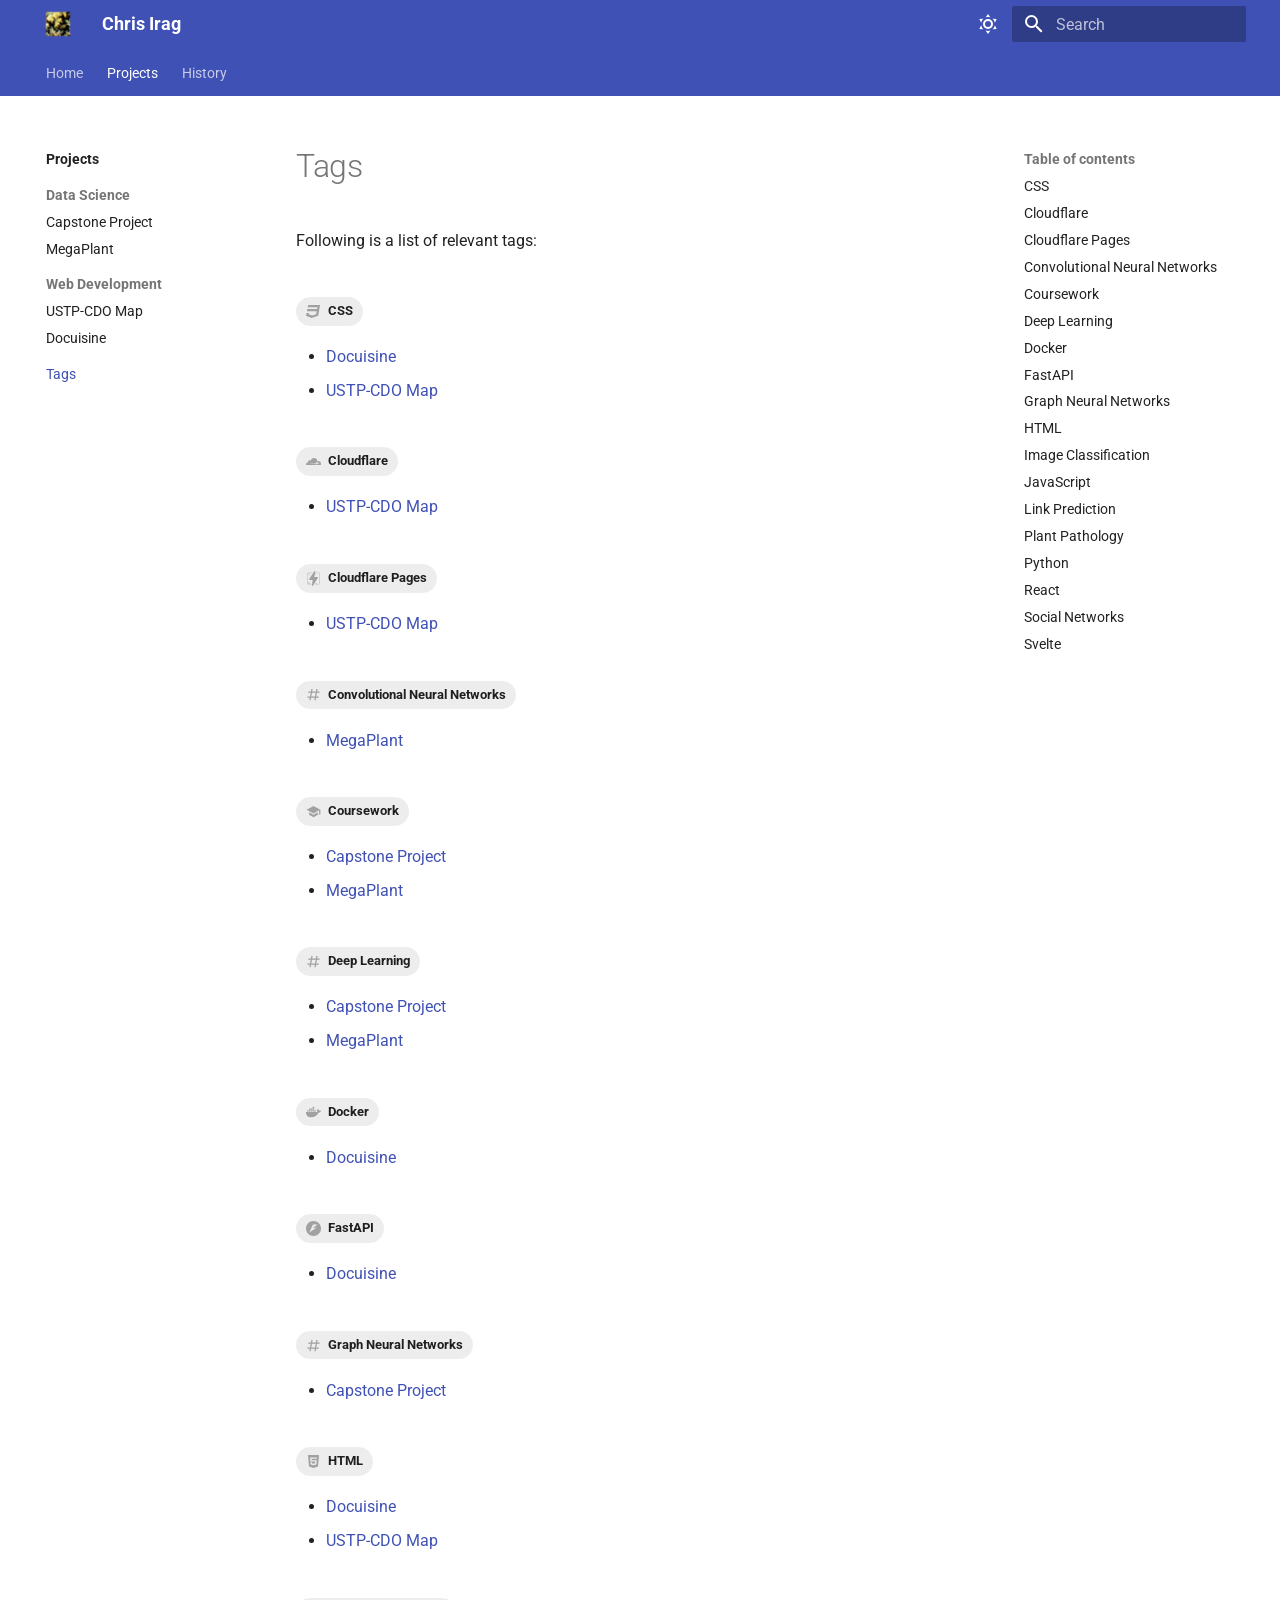
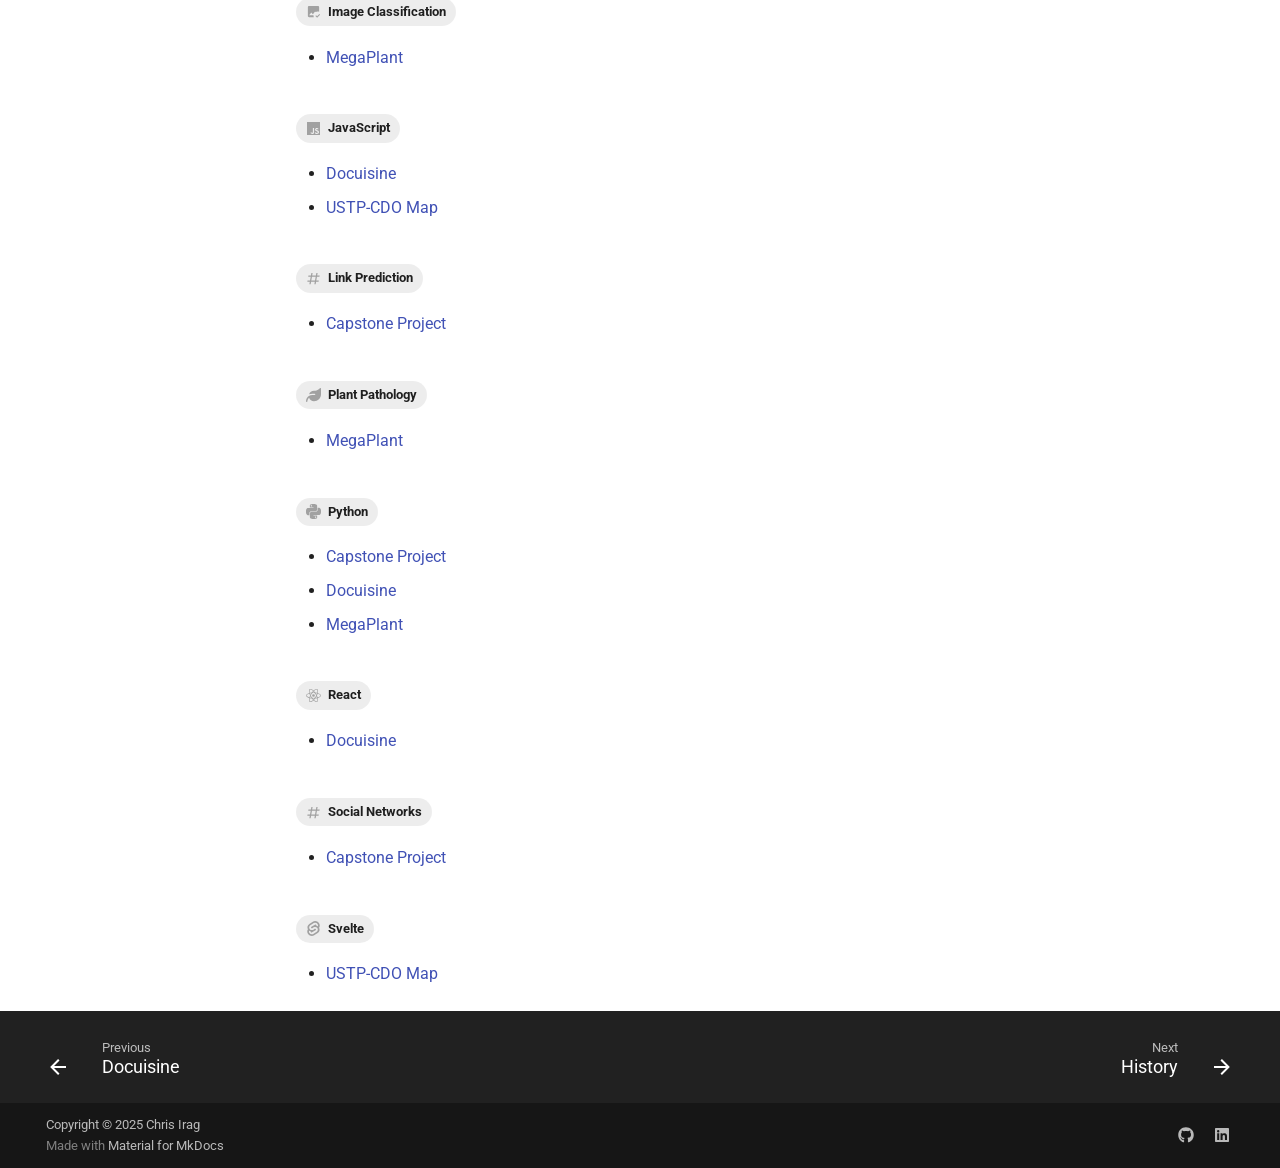
<file: tags/index.html>
<!doctype html>
<html lang="en" class="no-js">
  <head>
    
      <meta charset="utf-8">
      <meta name="viewport" content="width=device-width,initial-scale=1">
      
      
      
        <link rel="canonical" href="https://iragca.github.io/portfolio/tags/">
      
      
        <link rel="prev" href="../projects/web-dev/docuisine/">
      
      
        <link rel="next" href="../history/">
      
      
        
      
      
      <link rel="icon" href="../assets/logo.png">
      <meta name="generator" content="mkdocs-1.6.1, mkdocs-material-9.7.1">
    
    
      
        <title>Tags - Chris Irag</title>
      
    
    
      <link rel="stylesheet" href="../assets/stylesheets/main.484c7ddc.min.css">
      
        
        <link rel="stylesheet" href="../assets/stylesheets/palette.ab4e12ef.min.css">
      
      


  
  
    
      
      
        
      
      
    
  
    
      
      
        
      
      
    
  
    
      
      
        
      
      
    
  
    
      
      
        
      
      
    
  
    
      
      
        
      
      
    
  
    
      
      
        
      
      
    
  
    
      
      
        
      
      
    
  
    
      
      
        
      
      
    
  
    
      
      
        
      
      
    
  
    
      
      
        
      
      
    
  
    
      
      
        
      
      
    
  
    
      
      
        
      
      
    
  
    
      
      
        
      
      
    
  
  
  <style>:root{.md-tag.md-tag--python{--md-tag-icon:url('data:image/svg+xml;charset=utf-8,%3Csvg%20xmlns%3D%22http%3A//www.w3.org/2000/svg%22%20viewBox%3D%220%200%2024%2024%22%3E%3Cpath%20d%3D%22m14.25.18.9.2.73.26.59.3.45.32.34.34.25.34.16.33.1.3.04.26.02.2-.01.13V8.5l-.05.63-.13.55-.21.46-.26.38-.3.31-.33.25-.35.19-.35.14-.33.1-.3.07-.26.04-.21.02H8.77l-.69.05-.59.14-.5.22-.41.27-.33.32-.27.35-.2.36-.15.37-.1.35-.07.32-.04.27-.02.21v3.06H3.17l-.21-.03-.28-.07-.32-.12-.35-.18-.36-.26-.36-.36-.35-.46-.32-.59-.28-.73-.21-.88-.14-1.05-.05-1.23.06-1.22.16-1.04.24-.87.32-.71.36-.57.4-.44.42-.33.42-.24.4-.16.36-.1.32-.05.24-.01h.16l.06.01h8.16v-.83H6.18l-.01-2.75-.02-.37.05-.34.11-.31.17-.28.25-.26.31-.23.38-.2.44-.18.51-.15.58-.12.64-.1.71-.06.77-.04.84-.02%201.27.05zm-6.3%201.98-.23.33-.08.41.08.41.23.34.33.22.41.09.41-.09.33-.22.23-.34.08-.41-.08-.41-.23-.33-.33-.22-.41-.09-.41.09zm13.09%203.95.28.06.32.12.35.18.36.27.36.35.35.47.32.59.28.73.21.88.14%201.04.05%201.23-.06%201.23-.16%201.04-.24.86-.32.71-.36.57-.4.45-.42.33-.42.24-.4.16-.36.09-.32.05-.24.02-.16-.01h-8.22v.82h5.84l.01%202.76.02.36-.05.34-.11.31-.17.29-.25.25-.31.24-.38.2-.44.17-.51.15-.58.13-.64.09-.71.07-.77.04-.84.01-1.27-.04-1.07-.14-.9-.2-.73-.25-.59-.3-.45-.33-.34-.34-.25-.34-.16-.33-.1-.3-.04-.25-.02-.2.01-.13v-5.34l.05-.64.13-.54.21-.46.26-.38.3-.32.33-.24.35-.2.35-.14.33-.1.3-.06.26-.04.21-.02.13-.01h5.84l.69-.05.59-.14.5-.21.41-.28.33-.32.27-.35.2-.36.15-.36.1-.35.07-.32.04-.28.02-.21V6.07h2.09l.14.01zm-6.47%2014.25-.23.33-.08.41.08.41.23.33.33.23.41.08.41-.08.33-.23.23-.33.08-.41-.08-.41-.23-.33-.33-.23-.41-.08-.41.08z%22/%3E%3C/svg%3E');}.md-tag.md-tag--image-classification{--md-tag-icon:url('data:image/svg+xml;charset=utf-8,%3Csvg%20xmlns%3D%22http%3A//www.w3.org/2000/svg%22%20viewBox%3D%220%200%2024%2024%22%3E%3Cpath%20d%3D%22M12.5%2021c-.32-.77-.5-1.61-.5-2.5%200-.17%200-.33.03-.5H5l3.5-4.5%202.5%203%203.5-4.5.69.92c.97-.58%202.1-.92%203.31-.92.89%200%201.73.18%202.5.5V5c0-.53-.21-1.04-.59-1.41C20.04%203.21%2019.53%203%2019%203H5c-1.1%200-2%20.9-2%202v14c0%20.53.21%201.04.59%201.41.37.38.88.59%201.41.59zm5.25%201L15%2019l1.16-1.16%201.59%201.59%203.59-3.59%201.16%201.41z%22/%3E%3C/svg%3E');}.md-tag.md-tag--plant-pathology{--md-tag-icon:url('data:image/svg+xml;charset=utf-8,%3Csvg%20xmlns%3D%22http%3A//www.w3.org/2000/svg%22%20viewBox%3D%220%200%20512%20512%22%3E%3C%21--%21%20Font%20Awesome%20Free%207.1.0%20by%20%40fontawesome%20-%20https%3A//fontawesome.com%20License%20-%20https%3A//fontawesome.com/license/free%20%28Icons%3A%20CC%20BY%204.0%2C%20Fonts%3A%20SIL%20OFL%201.1%2C%20Code%3A%20MIT%20License%29%20Copyright%202025%20Fonticons%2C%20Inc.--%3E%3Cpath%20d%3D%22M471.3%206.7c6.4-6.1%2015.7-8.3%2024.3-5.5C505.4%204.5%20512%2013.7%20512%2024v186.9C512%20342.1%20403.9%20448%20273.2%20448c-77%200-143.4-49.5-167.5-118.7C70.3%20360.1%2048%20405.4%2048%20456c0%2013.3-10.7%2024-24%2024S0%20469.3%200%20456c0-74.9%2038.2-140.9%2096.1-179.7C131.4%20252.7%20173.5%20240%20216%20240h80c13.3%200%2024-10.7%2024-24s-10.7-24-24-24h-80c-39.7%200-77.3%208.8-111%2024.5C128.3%20146.5%20194.2%2096%20272%2096c66.4%200%20115.8-22.1%20148.7-44%2019.2-12.8%2035.5-28.1%2050.7-45.3z%22/%3E%3C/svg%3E');}.md-tag.md-tag--coursework{--md-tag-icon:url('data:image/svg+xml;charset=utf-8,%3Csvg%20xmlns%3D%22http%3A//www.w3.org/2000/svg%22%20viewBox%3D%220%200%2024%2024%22%3E%3Cpath%20d%3D%22M12%203%201%209l11%206%209-4.91V17h2V9M5%2013.18v4L12%2021l7-3.82v-4L12%2017z%22/%3E%3C/svg%3E');}.md-tag.md-tag--css{--md-tag-icon:url('data:image/svg+xml;charset=utf-8,%3Csvg%20xmlns%3D%22http%3A//www.w3.org/2000/svg%22%20viewBox%3D%220%200%20512%20512%22%3E%3C%21--%21%20Font%20Awesome%20Free%207.1.0%20by%20%40fontawesome%20-%20https%3A//fontawesome.com%20License%20-%20https%3A//fontawesome.com/license/free%20%28Icons%3A%20CC%20BY%204.0%2C%20Fonts%3A%20SIL%20OFL%201.1%2C%20Code%3A%20MIT%20License%29%20Copyright%202025%20Fonticons%2C%20Inc.--%3E%3Cpath%20d%3D%22m480%2032-64%20368-223.3%2080L0%20400l19.6-94.8h82l-8%2040.6L210%20390.2l134.1-44.4%2018.8-97.1H29.5l16-82h333.7l10.5-52.7H56.3l16.3-82z%22/%3E%3C/svg%3E');}.md-tag.md-tag--javascript{--md-tag-icon:url('data:image/svg+xml;charset=utf-8,%3Csvg%20xmlns%3D%22http%3A//www.w3.org/2000/svg%22%20viewBox%3D%220%200%20448%20512%22%3E%3C%21--%21%20Font%20Awesome%20Free%207.1.0%20by%20%40fontawesome%20-%20https%3A//fontawesome.com%20License%20-%20https%3A//fontawesome.com/license/free%20%28Icons%3A%20CC%20BY%204.0%2C%20Fonts%3A%20SIL%20OFL%201.1%2C%20Code%3A%20MIT%20License%29%20Copyright%202025%20Fonticons%2C%20Inc.--%3E%3Cpath%20d%3D%22M0%2032v448h448V32zm243.8%20349.4c0%2043.6-25.6%2063.5-62.9%2063.5-33.7%200-53.2-17.4-63.2-38.5l34.3-20.7c6.6%2011.7%2012.6%2021.6%2027.1%2021.6%2013.8%200%2022.6-5.4%2022.6-26.5V237.7h42.1zm99.6%2063.5c-39.1%200-64.4-18.6-76.7-43l34.3-19.8c9%2014.7%2020.8%2025.6%2041.5%2025.6%2017.4%200%2028.6-8.7%2028.6-20.8%200-14.4-11.4-19.5-30.7-28l-10.5-4.5c-30.4-12.9-50.5-29.2-50.5-63.5%200-31.6%2024.1-55.6%2061.6-55.6%2026.8%200%2046%209.3%2059.8%2033.7L368%20290c-7.2-12.9-15-18-27.1-18-12.3%200-20.1%207.8-20.1%2018%200%2012.6%207.8%2017.7%2025.9%2025.6l10.5%204.5c35.8%2015.3%2055.9%2031%2055.9%2066.2%200%2037.8-29.8%2058.6-69.7%2058.6%22/%3E%3C/svg%3E');}.md-tag.md-tag--html{--md-tag-icon:url('data:image/svg+xml;charset=utf-8,%3Csvg%20xmlns%3D%22http%3A//www.w3.org/2000/svg%22%20viewBox%3D%220%200%20384%20512%22%3E%3C%21--%21%20Font%20Awesome%20Free%207.1.0%20by%20%40fontawesome%20-%20https%3A//fontawesome.com%20License%20-%20https%3A//fontawesome.com/license/free%20%28Icons%3A%20CC%20BY%204.0%2C%20Fonts%3A%20SIL%20OFL%201.1%2C%20Code%3A%20MIT%20License%29%20Copyright%202025%20Fonticons%2C%20Inc.--%3E%3Cpath%20d%3D%22m0%2032%2034.9%20395.8L191.5%20480l157.6-52.2L384%2032zm308.2%20127.9H124.4l4.1%2049.4h175.6l-13.6%20148.4-97.9%2027v.3h-1.1l-98.7-27.3-6-75.8h47.7L138%20320l53.5%2014.5%2053.7-14.5%206-62.2H84.3L71.5%20112.2h241.1z%22/%3E%3C/svg%3E');}.md-tag.md-tag--svelte{--md-tag-icon:url('data:image/svg+xml;charset=utf-8,%3Csvg%20xmlns%3D%22http%3A//www.w3.org/2000/svg%22%20viewBox%3D%220%200%2024%2024%22%3E%3Cpath%20d%3D%22M10.354%2021.125a4.44%204.44%200%200%201-4.765-1.767%204.1%204.1%200%200%201-.703-3.107%204%204%200%200%201%20.134-.522l.105-.321.287.21a7.2%207.2%200%200%200%202.186%201.092l.208.063-.02.208a1.25%201.25%200%200%200%20.226.83%201.34%201.34%200%200%200%201.435.533%201.2%201.2%200%200%200%20.343-.15l5.59-3.562a1.16%201.16%200%200%200%20.524-.778%201.24%201.24%200%200%200-.211-.937%201.34%201.34%200%200%200-1.435-.533%201.2%201.2%200%200%200-.343.15l-2.133%201.36a4%204%200%200%201-1.135.499%204.44%204.44%200%200%201-4.765-1.766%204.1%204.1%200%200%201-.702-3.108%203.86%203.86%200%200%201%201.742-2.582l5.589-3.563a4%204%200%200%201%201.135-.499%204.44%204.44%200%200%201%204.765%201.767%204.1%204.1%200%200%201%20.703%203.107%204%204%200%200%201-.134.522l-.105.321-.286-.21a7.2%207.2%200%200%200-2.187-1.093l-.208-.063.02-.207a1.25%201.25%200%200%200-.226-.831%201.34%201.34%200%200%200-1.435-.532%201.2%201.2%200%200%200-.343.15L8.62%209.368a1.16%201.16%200%200%200-.524.778%201.24%201.24%200%200%200%20.211.937%201.34%201.34%200%200%200%201.435.533%201.2%201.2%200%200%200%20.344-.151l2.132-1.36a4%204%200%200%201%201.135-.498%204.44%204.44%200%200%201%204.765%201.766%204.1%204.1%200%200%201%20.702%203.108%203.86%203.86%200%200%201-1.742%202.583l-5.589%203.562a4%204%200%200%201-1.135.499m10.358-17.95C18.484-.015%2014.082-.96%2010.9%201.068L5.31%204.63a6.41%206.41%200%200%200-2.896%204.295%206.75%206.75%200%200%200%20.666%204.336%206.4%206.4%200%200%200-.96%202.396%206.83%206.83%200%200%200%201.168%205.167c2.229%203.19%206.63%204.135%209.812%202.108l5.59-3.562a6.4%206.4%200%200%200%202.896-4.295%206.76%206.76%200%200%200-.665-4.336%206.4%206.4%200%200%200%20.958-2.396%206.83%206.83%200%200%200-1.167-5.168%22/%3E%3C/svg%3E');}.md-tag.md-tag--cloudflare{--md-tag-icon:url('data:image/svg+xml;charset=utf-8,%3Csvg%20xmlns%3D%22http%3A//www.w3.org/2000/svg%22%20viewBox%3D%220%200%2024%2024%22%3E%3Cpath%20d%3D%22M16.509%2016.845c.147-.507.09-.971-.155-1.316-.225-.316-.605-.499-1.062-.52l-8.66-.113a.16.16%200%200%201-.133-.07.2.2%200%200%201-.02-.156.24.24%200%200%201%20.203-.156l8.736-.113c1.035-.049%202.16-.886%202.554-1.913l.499-1.302a.27.27%200%200%200%20.014-.168%205.689%205.689%200%200%200-10.937-.584%202.58%202.58%200%200%200-1.794-.498%202.56%202.56%200%200%200-2.223%203.18A3.634%203.634%200%200%200%200%2016.751q.002.264.035.527a.174.174%200%200%200%20.17.148h15.98c.091%200%20.176-.065.204-.155zm2.757-5.564c-.077%200-.161%200-.239.011-.056%200-.105.042-.127.098l-.337%201.174c-.148.507-.092.971.154%201.317.225.316.605.498%201.062.52l1.844.113c.056%200%20.105.026.133.07a.2.2%200%200%201%20.021.156.24.24%200%200%201-.204.156l-1.92.112c-1.042.049-2.159.887-2.553%201.914l-.141.358c-.028.072.021.142.099.142h6.597a.174.174%200%200%200%20.17-.126c.111-.408.175-.837.175-1.28a4.74%204.74%200%200%200-4.734-4.727%22/%3E%3C/svg%3E');}.md-tag.md-tag--cloudflarepages{--md-tag-icon:url('data:image/svg+xml;charset=utf-8,%3Csvg%20xmlns%3D%22http%3A//www.w3.org/2000/svg%22%20viewBox%3D%220%200%2024%2024%22%3E%3Cpath%20d%3D%22M10.715%2014.32H5.442l-.64-1.203L13.673%200l1.397.579-1.752%209.112h5.24l.648%201.192L10.719%2024l-1.412-.54ZM4.091%205.448a.579.579%200%201%201%200-1.157.579.579%200%200%201%200%201.157m1.543%200a.579.579%200%201%201%200-1.157.579.579%200%200%201%200%201.157m1.544%200a.579.579%200%201%201%200-1.157.579.579%200%200%201%200%201.157m8.657-2.7h5.424l.772.771v16.975l-.772.772h-7.392l.374-.579h6.779l.432-.432V3.758l-.432-.432h-4.676l-.552%202.85h-.59l.529-2.877.108-.552ZM2.74%2021.265l-.772-.772V3.518l.772-.771h7.677l-.386.579H2.98l-.432.432v16.496l.432.432h5.586l-.092.579zm1.157-1.93h3.28l-.116.58h-3.55l-.192-.193v-3.473l.578%201.158zm13.117%200%20.579.58H14.7l.385-.58z%22/%3E%3C/svg%3E');}.md-tag.md-tag--fastapi{--md-tag-icon:url('data:image/svg+xml;charset=utf-8,%3Csvg%20xmlns%3D%22http%3A//www.w3.org/2000/svg%22%20viewBox%3D%220%200%2024%2024%22%3E%3Cpath%20d%3D%22M12%20.039c-6.627%200-12%205.354-12%2011.96-.001%206.606%205.372%2011.963%2012%2011.962S24.001%2018.605%2024%2012%2018.627.039%2012%20.039m-.829%205.415h7.55l-7.58%205.329h5.182L5.28%2018.543Q8.226%2012%2011.171%205.455%22/%3E%3C/svg%3E');}.md-tag.md-tag--docker{--md-tag-icon:url('data:image/svg+xml;charset=utf-8,%3Csvg%20xmlns%3D%22http%3A//www.w3.org/2000/svg%22%20viewBox%3D%220%200%20640%20512%22%3E%3C%21--%21%20Font%20Awesome%20Free%207.1.0%20by%20%40fontawesome%20-%20https%3A//fontawesome.com%20License%20-%20https%3A//fontawesome.com/license/free%20%28Icons%3A%20CC%20BY%204.0%2C%20Fonts%3A%20SIL%20OFL%201.1%2C%20Code%3A%20MIT%20License%29%20Copyright%202025%20Fonticons%2C%20Inc.--%3E%3Cpath%20d%3D%22M349.9%20236.3h-66.1v-59.4h66.1zm0-204.3h-66.1v60.7h66.1zm78.2%20144.8H362v59.4h66.1zm-156.3-72.1h-66.1v60.1h66.1zm78.1%200h-66.1v60.1h66.1zm276.8%20100c-14.4-9.7-47.6-13.2-73.1-8.4-3.3-24-16.7-44.9-41.1-63.7l-14-9.3-9.3%2014c-18.4%2027.8-23.4%2073.6-3.7%20103.8-8.7%204.7-25.8%2011.1-48.4%2010.7H2.4c-8.7%2050.8%205.8%20116.8%2044%20162.1%2037.1%2043.9%2092.7%2066.2%20165.4%2066.2%20157.4%200%20273.9-72.5%20328.4-204.2%2021.4.4%2067.6.1%2091.3-45.2%201.5-2.5%206.6-13.2%208.5-17.1zm-511.1-27.9h-66v59.4h66.1v-59.4zm78.1%200h-66.1v59.4h66.1zm78.1%200h-66.1v59.4h66.1zm-78.1-72.1h-66.1v60.1h66.1z%22/%3E%3C/svg%3E');}.md-tag.md-tag--react{--md-tag-icon:url('data:image/svg+xml;charset=utf-8,%3Csvg%20xmlns%3D%22http%3A//www.w3.org/2000/svg%22%20viewBox%3D%220%200%20512%20512%22%3E%3C%21--%21%20Font%20Awesome%20Free%207.1.0%20by%20%40fontawesome%20-%20https%3A//fontawesome.com%20License%20-%20https%3A//fontawesome.com/license/free%20%28Icons%3A%20CC%20BY%204.0%2C%20Fonts%3A%20SIL%20OFL%201.1%2C%20Code%3A%20MIT%20License%29%20Copyright%202025%20Fonticons%2C%20Inc.--%3E%3Cpath%20d%3D%22M418.2%20177.2q-8.1-2.7-16.2-5.1c.9-3.7%201.7-7.4%202.5-11.1%2012.3-59.6%204.2-107.5-23.1-123.3-26.3-15.1-69.2.6-112.6%2038.4-4.3%203.7-8.5%207.6-12.5%2011.5-2.7-2.6-5.5-5.2-8.3-7.7-45.5-40.4-91.1-57.4-118.4-41.5-26.2%2015.2-34%2060.3-23%20116.7%201.1%205.6%202.3%2011.1%203.7%2016.7-6.4%201.8-12.7%203.8-18.6%205.9C38.3%20196.2%200%20225.4%200%20255.6c0%2031.2%2040.8%2062.5%2096.3%2081.5%204.5%201.5%209%203%2013.6%204.3-1.5%206-2.8%2011.9-4%2018-10.5%2055.5-2.3%2099.5%2023.9%20114.6%2027%2015.6%2072.4-.4%20116.6-39.1%203.5-3.1%207-6.3%2010.5-9.7%204.4%204.3%209%208.4%2013.6%2012.4%2042.8%2036.8%2085.1%2051.7%20111.2%2036.6%2027-15.6%2035.8-62.9%2024.4-120.5q-1.35-6.6-3-13.5c3.2-.9%206.3-1.9%209.4-2.9%2057.7-19.1%2099.5-50%2099.5-81.7%200-30.3-39.4-59.7-93.8-78.4M282.9%2092.3c37.2-32.4%2071.9-45.1%2087.7-36%2016.9%209.7%2023.4%2048.9%2012.8%20100.4-.7%203.4-1.4%206.7-2.3%2010-22.2-5-44.7-8.6-67.3-10.6-13-18.6-27.2-36.4-42.6-53.1%203.9-3.7%207.7-7.2%2011.7-10.7M167.2%20307.5c5.1%208.7%2010.3%2017.4%2015.8%2025.9-15.6-1.7-31.1-4.2-46.4-7.5%204.4-14.4%209.9-29.3%2016.3-44.5%204.6%208.8%209.3%2017.5%2014.3%2026.1m-30.3-120.3c14.4-3.2%2029.7-5.8%2045.6-7.8-5.3%208.3-10.5%2016.8-15.4%2025.4-4.9%208.5-9.7%2017.2-14.2%2026-6.3-14.9-11.6-29.5-16-43.6m27.4%2068.9c6.6-13.8%2013.8-27.3%2021.4-40.6s15.8-26.2%2024.4-38.9c15-1.1%2030.3-1.7%2045.9-1.7s31%20.6%2045.9%201.7q12.75%2018.9%2024.3%2038.7c11.55%2019.8%2014.9%2026.7%2021.7%2040.4q-10.05%2020.7-21.6%2040.8c-7.6%2013.3-15.7%2026.2-24.2%2039-14.9%201.1-30.4%201.6-46.1%201.6s-30.9-.5-45.6-1.4q-13.05-19.05-24.6-39c-11.55-19.95-14.8-26.8-21.5-40.6m180.6%2051.2c5.1-8.8%209.9-17.7%2014.6-26.7%206.4%2014.5%2012%2029.2%2016.9%2044.3-15.5%203.5-31.2%206.2-47%208%205.4-8.4%2010.5-17%2015.5-25.6m14.4-76.5c-4.7-8.8-9.5-17.6-14.5-26.2q-7.35-12.75-15.3-25.2c16.1%202%2031.5%204.7%2045.9%208-4.6%2014.8-10%2029.2-16.1%2043.4M256.2%20118.3c10.5%2011.4%2020.4%2023.4%2029.6%2035.8-19.8-.9-39.7-.9-59.5%200%209.8-12.9%2019.9-24.9%2029.9-35.8M140.2%2057c16.8-9.8%2054.1%204.2%2093.4%2039%202.5%202.2%205%204.6%207.6%207-15.5%2016.7-29.8%2034.5-42.9%2053.1-22.6%202-45%205.5-67.2%2010.4-1.3-5.1-2.4-10.3-3.5-15.5-9.4-48.4-3.2-84.9%2012.6-94m-24.5%20263.6c-4.2-1.2-8.3-2.5-12.4-3.9-21.3-6.7-45.5-17.3-63-31.2-10.1-7-16.9-17.8-18.8-29.9%200-18.3%2031.6-41.7%2077.2-57.6%205.7-2%2011.5-3.8%2017.3-5.5%206.8%2021.7%2015%2043%2024.5%2063.6-9.6%2020.9-17.9%2042.5-24.8%2064.5m116.6%2098c-16.5%2015.1-35.6%2027.1-56.4%2035.3-11.1%205.3-23.9%205.8-35.3%201.3-15.9-9.2-22.5-44.5-13.5-92%201.1-5.6%202.3-11.2%203.7-16.7%2022.4%204.8%2045%208.1%2067.9%209.8%2013.2%2018.7%2027.7%2036.6%2043.2%2053.4-3.2%203.1-6.4%206.1-9.6%208.9m24.5-24.3c-10.2-11-20.4-23.2-30.3-36.3%209.6.4%2019.5.6%2029.5.6%2010.3%200%2020.4-.2%2030.4-.7-9.2%2012.7-19.1%2024.8-29.6%2036.4m130.7%2030c-.9%2012.2-6.9%2023.6-16.5%2031.3-15.9%209.2-49.8-2.8-86.4-34.2-4.2-3.6-8.4-7.5-12.7-11.5%2015.3-16.9%2029.4-34.8%2042.2-53.6%2022.9-1.9%2045.7-5.4%2068.2-10.5%201%204.1%201.9%208.2%202.7%2012.2%204.9%2021.6%205.7%2044.1%202.5%2066.3m18.2-107.5c-2.8.9-5.6%201.8-8.5%202.6-7-21.8-15.6-43.1-25.5-63.8%209.6-20.4%2017.7-41.4%2024.5-62.9%205.2%201.5%2010.2%203.1%2015%204.7%2046.6%2016%2079.3%2039.8%2079.3%2058%200%2019.6-34.9%2044.9-84.8%2061.4m-149.7-15a45.8%2045.8%200%201%200%200-91.6%2045.8%2045.8%200%201%200%200%2091.6%22/%3E%3C/svg%3E');}}</style>

    
    
      
    
    
      
        
        
        <link rel="preconnect" href="https://fonts.gstatic.com" crossorigin>
        <link rel="stylesheet" href="https://fonts.googleapis.com/css?family=Roboto:300,300i,400,400i,700,700i%7CRoboto+Mon:400,400i,700,700i&display=fallback">
        <style>:root{--md-text-font:"Roboto";--md-code-font:"Roboto Mon"}</style>
      
    
    
      <link rel="stylesheet" href="../assets/styles.css">
    
      <link rel="stylesheet" href="../assets/timeline.css">
    
    <script>__md_scope=new URL("..",location),__md_hash=e=>[...e].reduce(((e,_)=>(e<<5)-e+_.charCodeAt(0)),0),__md_get=(e,_=localStorage,t=__md_scope)=>JSON.parse(_.getItem(t.pathname+"."+e)),__md_set=(e,_,t=localStorage,a=__md_scope)=>{try{t.setItem(a.pathname+"."+e,JSON.stringify(_))}catch(e){}}</script>
    
      

    
    
  </head>
  
  
    
    
      
    
    
    
    
    <body dir="ltr" data-md-color-scheme="default" data-md-color-primary="indigo" data-md-color-accent="indigo">
  
    
    <input class="md-toggle" data-md-toggle="drawer" type="checkbox" id="__drawer" autocomplete="off">
    <input class="md-toggle" data-md-toggle="search" type="checkbox" id="__search" autocomplete="off">
    <label class="md-overlay" for="__drawer"></label>
    <div data-md-component="skip">
      
        
        <a href="#tags" class="md-skip">
          Skip to content
        </a>
      
    </div>
    <div data-md-component="announce">
      
    </div>
    
    
      

<header class="md-header" data-md-component="header">
  <nav class="md-header__inner md-grid" aria-label="Header">
    <a href=".." title="Chris Irag" class="md-header__button md-logo" aria-label="Chris Irag" data-md-component="logo">
      
  <img src="../assets/logo.png" alt="logo">

    </a>
    <label class="md-header__button md-icon" for="__drawer">
      
      <svg xmlns="http://www.w3.org/2000/svg" viewBox="0 0 24 24"><path d="M3 6h18v2H3zm0 5h18v2H3zm0 5h18v2H3z"/></svg>
    </label>
    <div class="md-header__title" data-md-component="header-title">
      <div class="md-header__ellipsis">
        <div class="md-header__topic">
          <span class="md-ellipsis">
            Chris Irag
          </span>
        </div>
        <div class="md-header__topic" data-md-component="header-topic">
          <span class="md-ellipsis">
            
              Tags
            
          </span>
        </div>
      </div>
    </div>
    
      
        <form class="md-header__option" data-md-component="palette">
  
    
    
    
    <input class="md-option" data-md-color-media="(prefers-color-scheme: light)" data-md-color-scheme="default" data-md-color-primary="indigo" data-md-color-accent="indigo"  aria-label="Switch to dark mode"  type="radio" name="__palette" id="__palette_0">
    
      <label class="md-header__button md-icon" title="Switch to dark mode" for="__palette_1" hidden>
        <svg xmlns="http://www.w3.org/2000/svg" viewBox="0 0 24 24"><path d="M12 7a5 5 0 0 1 5 5 5 5 0 0 1-5 5 5 5 0 0 1-5-5 5 5 0 0 1 5-5m0 2a3 3 0 0 0-3 3 3 3 0 0 0 3 3 3 3 0 0 0 3-3 3 3 0 0 0-3-3m0-7 2.39 3.42C13.65 5.15 12.84 5 12 5s-1.65.15-2.39.42zM3.34 7l4.16-.35A7.2 7.2 0 0 0 5.94 8.5c-.44.74-.69 1.5-.83 2.29zm.02 10 1.76-3.77a7.131 7.131 0 0 0 2.38 4.14zM20.65 7l-1.77 3.79a7.02 7.02 0 0 0-2.38-4.15zm-.01 10-4.14.36c.59-.51 1.12-1.14 1.54-1.86.42-.73.69-1.5.83-2.29zM12 22l-2.41-3.44c.74.27 1.55.44 2.41.44.82 0 1.63-.17 2.37-.44z"/></svg>
      </label>
    
  
    
    
    
    <input class="md-option" data-md-color-media="(prefers-color-scheme: dark)" data-md-color-scheme="slate" data-md-color-primary="black" data-md-color-accent="indigo"  aria-label="Switch to light mode"  type="radio" name="__palette" id="__palette_1">
    
      <label class="md-header__button md-icon" title="Switch to light mode" for="__palette_0" hidden>
        <svg xmlns="http://www.w3.org/2000/svg" viewBox="0 0 24 24"><path d="m17.75 4.09-2.53 1.94.91 3.06-2.63-1.81-2.63 1.81.91-3.06-2.53-1.94L12.44 4l1.06-3 1.06 3zm3.5 6.91-1.64 1.25.59 1.98-1.7-1.17-1.7 1.17.59-1.98L15.75 11l2.06-.05L18.5 9l.69 1.95zm-2.28 4.95c.83-.08 1.72 1.1 1.19 1.85-.32.45-.66.87-1.08 1.27C15.17 23 8.84 23 4.94 19.07c-3.91-3.9-3.91-10.24 0-14.14.4-.4.82-.76 1.27-1.08.75-.53 1.93.36 1.85 1.19-.27 2.86.69 5.83 2.89 8.02a9.96 9.96 0 0 0 8.02 2.89m-1.64 2.02a12.08 12.08 0 0 1-7.8-3.47c-2.17-2.19-3.33-5-3.49-7.82-2.81 3.14-2.7 7.96.31 10.98 3.02 3.01 7.84 3.12 10.98.31"/></svg>
      </label>
    
  
</form>
      
    
    
      <script>var palette=__md_get("__palette");if(palette&&palette.color){if("(prefers-color-scheme)"===palette.color.media){var media=matchMedia("(prefers-color-scheme: light)"),input=document.querySelector(media.matches?"[data-md-color-media='(prefers-color-scheme: light)']":"[data-md-color-media='(prefers-color-scheme: dark)']");palette.color.media=input.getAttribute("data-md-color-media"),palette.color.scheme=input.getAttribute("data-md-color-scheme"),palette.color.primary=input.getAttribute("data-md-color-primary"),palette.color.accent=input.getAttribute("data-md-color-accent")}for(var[key,value]of Object.entries(palette.color))document.body.setAttribute("data-md-color-"+key,value)}</script>
    
    
    
      
      
        <label class="md-header__button md-icon" for="__search">
          
          <svg xmlns="http://www.w3.org/2000/svg" viewBox="0 0 24 24"><path d="M9.5 3A6.5 6.5 0 0 1 16 9.5c0 1.61-.59 3.09-1.56 4.23l.27.27h.79l5 5-1.5 1.5-5-5v-.79l-.27-.27A6.52 6.52 0 0 1 9.5 16 6.5 6.5 0 0 1 3 9.5 6.5 6.5 0 0 1 9.5 3m0 2C7 5 5 7 5 9.5S7 14 9.5 14 14 12 14 9.5 12 5 9.5 5"/></svg>
        </label>
        <div class="md-search" data-md-component="search" role="dialog">
  <label class="md-search__overlay" for="__search"></label>
  <div class="md-search__inner" role="search">
    <form class="md-search__form" name="search">
      <input type="text" class="md-search__input" name="query" aria-label="Search" placeholder="Search" autocapitalize="off" autocorrect="off" autocomplete="off" spellcheck="false" data-md-component="search-query" required>
      <label class="md-search__icon md-icon" for="__search">
        
        <svg xmlns="http://www.w3.org/2000/svg" viewBox="0 0 24 24"><path d="M9.5 3A6.5 6.5 0 0 1 16 9.5c0 1.61-.59 3.09-1.56 4.23l.27.27h.79l5 5-1.5 1.5-5-5v-.79l-.27-.27A6.52 6.52 0 0 1 9.5 16 6.5 6.5 0 0 1 3 9.5 6.5 6.5 0 0 1 9.5 3m0 2C7 5 5 7 5 9.5S7 14 9.5 14 14 12 14 9.5 12 5 9.5 5"/></svg>
        
        <svg xmlns="http://www.w3.org/2000/svg" viewBox="0 0 24 24"><path d="M20 11v2H8l5.5 5.5-1.42 1.42L4.16 12l7.92-7.92L13.5 5.5 8 11z"/></svg>
      </label>
      <nav class="md-search__options" aria-label="Search">
        
        <button type="reset" class="md-search__icon md-icon" title="Clear" aria-label="Clear" tabindex="-1">
          
          <svg xmlns="http://www.w3.org/2000/svg" viewBox="0 0 24 24"><path d="M19 6.41 17.59 5 12 10.59 6.41 5 5 6.41 10.59 12 5 17.59 6.41 19 12 13.41 17.59 19 19 17.59 13.41 12z"/></svg>
        </button>
      </nav>
      
    </form>
    <div class="md-search__output">
      <div class="md-search__scrollwrap" tabindex="0" data-md-scrollfix>
        <div class="md-search-result" data-md-component="search-result">
          <div class="md-search-result__meta">
            Initializing search
          </div>
          <ol class="md-search-result__list" role="presentation"></ol>
        </div>
      </div>
    </div>
  </div>
</div>
      
    
    
  </nav>
  
</header>
    
    <div class="md-container" data-md-component="container">
      
      
        
          
            
<nav class="md-tabs" aria-label="Tabs" data-md-component="tabs">
  <div class="md-grid">
    <ul class="md-tabs__list">
      
        
  
  
  
  
    <li class="md-tabs__item">
      <a href=".." class="md-tabs__link">
        
  
  
    
  
  Home

      </a>
    </li>
  

      
        
  
  
  
    
  
  
    
    
      <li class="md-tabs__item md-tabs__item--active">
        <a href="../projects/" class="md-tabs__link">
          
  
  
    
  
  Projects

        </a>
      </li>
    
  

      
        
  
  
  
  
    <li class="md-tabs__item">
      <a href="../history/" class="md-tabs__link">
        
  
  
    
  
  History

      </a>
    </li>
  

      
    </ul>
  </div>
</nav>
          
        
      
      <main class="md-main" data-md-component="main">
        <div class="md-main__inner md-grid">
          
            
              
              <div class="md-sidebar md-sidebar--primary" data-md-component="sidebar" data-md-type="navigation" >
                <div class="md-sidebar__scrollwrap">
                  <div class="md-sidebar__inner">
                    


  


<nav class="md-nav md-nav--primary md-nav--lifted" aria-label="Navigation" data-md-level="0">
  <label class="md-nav__title" for="__drawer">
    <a href=".." title="Chris Irag" class="md-nav__button md-logo" aria-label="Chris Irag" data-md-component="logo">
      
  <img src="../assets/logo.png" alt="logo">

    </a>
    Chris Irag
  </label>
  
  <ul class="md-nav__list" data-md-scrollfix>
    
      
      
  
  
  
  
    <li class="md-nav__item">
      <a href=".." class="md-nav__link">
        
  
  
  <span class="md-ellipsis">
    
  
    Home
  

    
  </span>
  
  

      </a>
    </li>
  

    
      
      
  
  
    
  
  
  
    
    
      
        
          
        
      
        
      
        
      
        
      
    
    
    
      
        
        
      
      
        
      
    
    
    <li class="md-nav__item md-nav__item--active md-nav__item--section md-nav__item--nested">
      
        
        
        <input class="md-nav__toggle md-toggle " type="checkbox" id="__nav_2" checked>
        
          
          <div class="md-nav__link md-nav__container">
            <a href="../projects/" class="md-nav__link ">
              
  
  
  <span class="md-ellipsis">
    
  
    Projects
  

    
  </span>
  
  

            </a>
            
              
              <label class="md-nav__link " for="__nav_2" id="__nav_2_label" tabindex="">
                <span class="md-nav__icon md-icon"></span>
              </label>
            
          </div>
        
        <nav class="md-nav" data-md-level="1" aria-labelledby="__nav_2_label" aria-expanded="true">
          <label class="md-nav__title" for="__nav_2">
            <span class="md-nav__icon md-icon"></span>
            
  
    Projects
  

          </label>
          <ul class="md-nav__list" data-md-scrollfix>
            
              
            
              
                
  
  
  
  
    
    
      
        
      
        
      
    
    
    
      
      
        
          
          
        
      
    
    
    <li class="md-nav__item md-nav__item--section md-nav__item--nested">
      
        
        
        <input class="md-nav__toggle md-toggle " type="checkbox" id="__nav_2_2" >
        
          
          <label class="md-nav__link" for="__nav_2_2" id="__nav_2_2_label" tabindex="">
            
  
  
  <span class="md-ellipsis">
    
  
    Data Science
  

    
  </span>
  
  

            <span class="md-nav__icon md-icon"></span>
          </label>
        
        <nav class="md-nav" data-md-level="2" aria-labelledby="__nav_2_2_label" aria-expanded="false">
          <label class="md-nav__title" for="__nav_2_2">
            <span class="md-nav__icon md-icon"></span>
            
  
    Data Science
  

          </label>
          <ul class="md-nav__list" data-md-scrollfix>
            
              
                
  
  
  
  
    <li class="md-nav__item">
      <a href="../projects/data-science/capstone/" class="md-nav__link">
        
  
  
  <span class="md-ellipsis">
    
  
    Capstone Project
  

    
  </span>
  
  

      </a>
    </li>
  

              
            
              
                
  
  
  
  
    <li class="md-nav__item">
      <a href="../projects/data-science/megaplant/" class="md-nav__link">
        
  
  
  <span class="md-ellipsis">
    
  
    MegaPlant
  

    
  </span>
  
  

      </a>
    </li>
  

              
            
          </ul>
        </nav>
      
    </li>
  

              
            
              
                
  
  
  
  
    
    
      
        
      
        
      
    
    
    
      
      
        
          
          
        
      
    
    
    <li class="md-nav__item md-nav__item--section md-nav__item--nested">
      
        
        
        <input class="md-nav__toggle md-toggle " type="checkbox" id="__nav_2_3" >
        
          
          <label class="md-nav__link" for="__nav_2_3" id="__nav_2_3_label" tabindex="">
            
  
  
  <span class="md-ellipsis">
    
  
    Web Development
  

    
  </span>
  
  

            <span class="md-nav__icon md-icon"></span>
          </label>
        
        <nav class="md-nav" data-md-level="2" aria-labelledby="__nav_2_3_label" aria-expanded="false">
          <label class="md-nav__title" for="__nav_2_3">
            <span class="md-nav__icon md-icon"></span>
            
  
    Web Development
  

          </label>
          <ul class="md-nav__list" data-md-scrollfix>
            
              
                
  
  
  
  
    <li class="md-nav__item">
      <a href="../projects/web-dev/map/" class="md-nav__link">
        
  
  
  <span class="md-ellipsis">
    
  
    USTP-CDO Map
  

    
  </span>
  
  

      </a>
    </li>
  

              
            
              
                
  
  
  
  
    <li class="md-nav__item">
      <a href="../projects/web-dev/docuisine/" class="md-nav__link">
        
  
  
  <span class="md-ellipsis">
    
  
    Docuisine
  

    
  </span>
  
  

      </a>
    </li>
  

              
            
          </ul>
        </nav>
      
    </li>
  

              
            
              
                
  
  
    
  
  
  
    <li class="md-nav__item md-nav__item--active">
      
      <input class="md-nav__toggle md-toggle" type="checkbox" id="__toc">
      
      
        
      
      
        <label class="md-nav__link md-nav__link--active" for="__toc">
          
  
  
  <span class="md-ellipsis">
    
  
    Tags
  

    
  </span>
  
  

          <span class="md-nav__icon md-icon"></span>
        </label>
      
      <a href="./" class="md-nav__link md-nav__link--active">
        
  
  
  <span class="md-ellipsis">
    
  
    Tags
  

    
  </span>
  
  

      </a>
      
        

<nav class="md-nav md-nav--secondary" aria-label="Table of contents">
  
  
  
    
  
  
    <label class="md-nav__title" for="__toc">
      <span class="md-nav__icon md-icon"></span>
      Table of contents
    </label>
    <ul class="md-nav__list" data-md-component="toc" data-md-scrollfix>
      
        <li class="md-nav__item">
  <a href="#tag:css" class="md-nav__link">
    <span class="md-ellipsis">
      
        CSS
      
    </span>
  </a>
  
</li>
      
        <li class="md-nav__item">
  <a href="#tag:cloudflare" class="md-nav__link">
    <span class="md-ellipsis">
      
        Cloudflare
      
    </span>
  </a>
  
</li>
      
        <li class="md-nav__item">
  <a href="#tag:cloudflare-pages" class="md-nav__link">
    <span class="md-ellipsis">
      
        Cloudflare Pages
      
    </span>
  </a>
  
</li>
      
        <li class="md-nav__item">
  <a href="#tag:convolutional-neural-networks" class="md-nav__link">
    <span class="md-ellipsis">
      
        Convolutional Neural Networks
      
    </span>
  </a>
  
</li>
      
        <li class="md-nav__item">
  <a href="#tag:coursework" class="md-nav__link">
    <span class="md-ellipsis">
      
        Coursework
      
    </span>
  </a>
  
</li>
      
        <li class="md-nav__item">
  <a href="#tag:deep-learning" class="md-nav__link">
    <span class="md-ellipsis">
      
        Deep Learning
      
    </span>
  </a>
  
</li>
      
        <li class="md-nav__item">
  <a href="#tag:docker" class="md-nav__link">
    <span class="md-ellipsis">
      
        Docker
      
    </span>
  </a>
  
</li>
      
        <li class="md-nav__item">
  <a href="#tag:fastapi" class="md-nav__link">
    <span class="md-ellipsis">
      
        FastAPI
      
    </span>
  </a>
  
</li>
      
        <li class="md-nav__item">
  <a href="#tag:graph-neural-networks" class="md-nav__link">
    <span class="md-ellipsis">
      
        Graph Neural Networks
      
    </span>
  </a>
  
</li>
      
        <li class="md-nav__item">
  <a href="#tag:html" class="md-nav__link">
    <span class="md-ellipsis">
      
        HTML
      
    </span>
  </a>
  
</li>
      
        <li class="md-nav__item">
  <a href="#tag:image-classification" class="md-nav__link">
    <span class="md-ellipsis">
      
        Image Classification
      
    </span>
  </a>
  
</li>
      
        <li class="md-nav__item">
  <a href="#tag:javascript" class="md-nav__link">
    <span class="md-ellipsis">
      
        JavaScript
      
    </span>
  </a>
  
</li>
      
        <li class="md-nav__item">
  <a href="#tag:link-prediction" class="md-nav__link">
    <span class="md-ellipsis">
      
        Link Prediction
      
    </span>
  </a>
  
</li>
      
        <li class="md-nav__item">
  <a href="#tag:plant-pathology" class="md-nav__link">
    <span class="md-ellipsis">
      
        Plant Pathology
      
    </span>
  </a>
  
</li>
      
        <li class="md-nav__item">
  <a href="#tag:python" class="md-nav__link">
    <span class="md-ellipsis">
      
        Python
      
    </span>
  </a>
  
</li>
      
        <li class="md-nav__item">
  <a href="#tag:react" class="md-nav__link">
    <span class="md-ellipsis">
      
        React
      
    </span>
  </a>
  
</li>
      
        <li class="md-nav__item">
  <a href="#tag:social-networks" class="md-nav__link">
    <span class="md-ellipsis">
      
        Social Networks
      
    </span>
  </a>
  
</li>
      
        <li class="md-nav__item">
  <a href="#tag:svelte" class="md-nav__link">
    <span class="md-ellipsis">
      
        Svelte
      
    </span>
  </a>
  
</li>
      
    </ul>
  
</nav>
      
    </li>
  

              
            
          </ul>
        </nav>
      
    </li>
  

    
      
      
  
  
  
  
    <li class="md-nav__item">
      <a href="../history/" class="md-nav__link">
        
  
  
  <span class="md-ellipsis">
    
  
    History
  

    
  </span>
  
  

      </a>
    </li>
  

    
  </ul>
</nav>
                  </div>
                </div>
              </div>
            
            
              
              <div class="md-sidebar md-sidebar--secondary" data-md-component="sidebar" data-md-type="toc" >
                <div class="md-sidebar__scrollwrap">
                  <div class="md-sidebar__inner">
                    

<nav class="md-nav md-nav--secondary" aria-label="Table of contents">
  
  
  
    
  
  
    <label class="md-nav__title" for="__toc">
      <span class="md-nav__icon md-icon"></span>
      Table of contents
    </label>
    <ul class="md-nav__list" data-md-component="toc" data-md-scrollfix>
      
        <li class="md-nav__item">
  <a href="#tag:css" class="md-nav__link">
    <span class="md-ellipsis">
      
        CSS
      
    </span>
  </a>
  
</li>
      
        <li class="md-nav__item">
  <a href="#tag:cloudflare" class="md-nav__link">
    <span class="md-ellipsis">
      
        Cloudflare
      
    </span>
  </a>
  
</li>
      
        <li class="md-nav__item">
  <a href="#tag:cloudflare-pages" class="md-nav__link">
    <span class="md-ellipsis">
      
        Cloudflare Pages
      
    </span>
  </a>
  
</li>
      
        <li class="md-nav__item">
  <a href="#tag:convolutional-neural-networks" class="md-nav__link">
    <span class="md-ellipsis">
      
        Convolutional Neural Networks
      
    </span>
  </a>
  
</li>
      
        <li class="md-nav__item">
  <a href="#tag:coursework" class="md-nav__link">
    <span class="md-ellipsis">
      
        Coursework
      
    </span>
  </a>
  
</li>
      
        <li class="md-nav__item">
  <a href="#tag:deep-learning" class="md-nav__link">
    <span class="md-ellipsis">
      
        Deep Learning
      
    </span>
  </a>
  
</li>
      
        <li class="md-nav__item">
  <a href="#tag:docker" class="md-nav__link">
    <span class="md-ellipsis">
      
        Docker
      
    </span>
  </a>
  
</li>
      
        <li class="md-nav__item">
  <a href="#tag:fastapi" class="md-nav__link">
    <span class="md-ellipsis">
      
        FastAPI
      
    </span>
  </a>
  
</li>
      
        <li class="md-nav__item">
  <a href="#tag:graph-neural-networks" class="md-nav__link">
    <span class="md-ellipsis">
      
        Graph Neural Networks
      
    </span>
  </a>
  
</li>
      
        <li class="md-nav__item">
  <a href="#tag:html" class="md-nav__link">
    <span class="md-ellipsis">
      
        HTML
      
    </span>
  </a>
  
</li>
      
        <li class="md-nav__item">
  <a href="#tag:image-classification" class="md-nav__link">
    <span class="md-ellipsis">
      
        Image Classification
      
    </span>
  </a>
  
</li>
      
        <li class="md-nav__item">
  <a href="#tag:javascript" class="md-nav__link">
    <span class="md-ellipsis">
      
        JavaScript
      
    </span>
  </a>
  
</li>
      
        <li class="md-nav__item">
  <a href="#tag:link-prediction" class="md-nav__link">
    <span class="md-ellipsis">
      
        Link Prediction
      
    </span>
  </a>
  
</li>
      
        <li class="md-nav__item">
  <a href="#tag:plant-pathology" class="md-nav__link">
    <span class="md-ellipsis">
      
        Plant Pathology
      
    </span>
  </a>
  
</li>
      
        <li class="md-nav__item">
  <a href="#tag:python" class="md-nav__link">
    <span class="md-ellipsis">
      
        Python
      
    </span>
  </a>
  
</li>
      
        <li class="md-nav__item">
  <a href="#tag:react" class="md-nav__link">
    <span class="md-ellipsis">
      
        React
      
    </span>
  </a>
  
</li>
      
        <li class="md-nav__item">
  <a href="#tag:social-networks" class="md-nav__link">
    <span class="md-ellipsis">
      
        Social Networks
      
    </span>
  </a>
  
</li>
      
        <li class="md-nav__item">
  <a href="#tag:svelte" class="md-nav__link">
    <span class="md-ellipsis">
      
        Svelte
      
    </span>
  </a>
  
</li>
      
    </ul>
  
</nav>
                  </div>
                </div>
              </div>
            
          
          
            <div class="md-content" data-md-component="content">
              
              <article class="md-content__inner md-typeset">
                
                  



<h1 id="tags">Tags</h1>
<p>Following is a list of relevant tags:</p>


  <h2 id="tag:css">


  
  
    
  

<span class="md-tag md-tag-icon md-tag--css">CSS</span></h2>
  <ul>
    
      <li>
        <a href="../projects/web-dev/docuisine/">
          Docuisine
        </a>
      </li>
    
      <li>
        <a href="../projects/web-dev/map/">
          USTP-CDO Map
        </a>
      </li>
    
    
  </ul>



  <h2 id="tag:cloudflare">


  
  
    
  

<span class="md-tag md-tag-icon md-tag--cloudflare">Cloudflare</span></h2>
  <ul>
    
      <li>
        <a href="../projects/web-dev/map/">
          USTP-CDO Map
        </a>
      </li>
    
    
  </ul>



  <h2 id="tag:cloudflare-pages">


  
  
    
  

<span class="md-tag md-tag-icon md-tag--cloudflarepages">Cloudflare Pages</span></h2>
  <ul>
    
      <li>
        <a href="../projects/web-dev/map/">
          USTP-CDO Map
        </a>
      </li>
    
    
  </ul>



  <h2 id="tag:convolutional-neural-networks">


  
  

<span class="md-tag md-tag-icon">Convolutional Neural Networks</span></h2>
  <ul>
    
      <li>
        <a href="../projects/data-science/megaplant/">
          MegaPlant
        </a>
      </li>
    
    
  </ul>



  <h2 id="tag:coursework">


  
  
    
  

<span class="md-tag md-tag-icon md-tag--coursework">Coursework</span></h2>
  <ul>
    
      <li>
        <a href="../projects/data-science/capstone/">
          Capstone Project
        </a>
      </li>
    
      <li>
        <a href="../projects/data-science/megaplant/">
          MegaPlant
        </a>
      </li>
    
    
  </ul>



  <h2 id="tag:deep-learning">


  
  

<span class="md-tag md-tag-icon">Deep Learning</span></h2>
  <ul>
    
      <li>
        <a href="../projects/data-science/capstone/">
          Capstone Project
        </a>
      </li>
    
      <li>
        <a href="../projects/data-science/megaplant/">
          MegaPlant
        </a>
      </li>
    
    
  </ul>



  <h2 id="tag:docker">


  
  
    
  

<span class="md-tag md-tag-icon md-tag--docker">Docker</span></h2>
  <ul>
    
      <li>
        <a href="../projects/web-dev/docuisine/">
          Docuisine
        </a>
      </li>
    
    
  </ul>



  <h2 id="tag:fastapi">


  
  
    
  

<span class="md-tag md-tag-icon md-tag--fastapi">FastAPI</span></h2>
  <ul>
    
      <li>
        <a href="../projects/web-dev/docuisine/">
          Docuisine
        </a>
      </li>
    
    
  </ul>



  <h2 id="tag:graph-neural-networks">


  
  

<span class="md-tag md-tag-icon">Graph Neural Networks</span></h2>
  <ul>
    
      <li>
        <a href="../projects/data-science/capstone/">
          Capstone Project
        </a>
      </li>
    
    
  </ul>



  <h2 id="tag:html">


  
  
    
  

<span class="md-tag md-tag-icon md-tag--html">HTML</span></h2>
  <ul>
    
      <li>
        <a href="../projects/web-dev/docuisine/">
          Docuisine
        </a>
      </li>
    
      <li>
        <a href="../projects/web-dev/map/">
          USTP-CDO Map
        </a>
      </li>
    
    
  </ul>



  <h2 id="tag:image-classification">


  
  
    
  

<span class="md-tag md-tag-icon md-tag--image-classification">Image Classification</span></h2>
  <ul>
    
      <li>
        <a href="../projects/data-science/megaplant/">
          MegaPlant
        </a>
      </li>
    
    
  </ul>



  <h2 id="tag:javascript">


  
  
    
  

<span class="md-tag md-tag-icon md-tag--javascript">JavaScript</span></h2>
  <ul>
    
      <li>
        <a href="../projects/web-dev/docuisine/">
          Docuisine
        </a>
      </li>
    
      <li>
        <a href="../projects/web-dev/map/">
          USTP-CDO Map
        </a>
      </li>
    
    
  </ul>



  <h2 id="tag:link-prediction">


  
  

<span class="md-tag md-tag-icon">Link Prediction</span></h2>
  <ul>
    
      <li>
        <a href="../projects/data-science/capstone/">
          Capstone Project
        </a>
      </li>
    
    
  </ul>



  <h2 id="tag:plant-pathology">


  
  
    
  

<span class="md-tag md-tag-icon md-tag--plant-pathology">Plant Pathology</span></h2>
  <ul>
    
      <li>
        <a href="../projects/data-science/megaplant/">
          MegaPlant
        </a>
      </li>
    
    
  </ul>



  <h2 id="tag:python">


  
  
    
  

<span class="md-tag md-tag-icon md-tag--python">Python</span></h2>
  <ul>
    
      <li>
        <a href="../projects/data-science/capstone/">
          Capstone Project
        </a>
      </li>
    
      <li>
        <a href="../projects/web-dev/docuisine/">
          Docuisine
        </a>
      </li>
    
      <li>
        <a href="../projects/data-science/megaplant/">
          MegaPlant
        </a>
      </li>
    
    
  </ul>



  <h2 id="tag:react">


  
  
    
  

<span class="md-tag md-tag-icon md-tag--react">React</span></h2>
  <ul>
    
      <li>
        <a href="../projects/web-dev/docuisine/">
          Docuisine
        </a>
      </li>
    
    
  </ul>



  <h2 id="tag:social-networks">


  
  

<span class="md-tag md-tag-icon">Social Networks</span></h2>
  <ul>
    
      <li>
        <a href="../projects/data-science/capstone/">
          Capstone Project
        </a>
      </li>
    
    
  </ul>



  <h2 id="tag:svelte">


  
  
    
  

<span class="md-tag md-tag-icon md-tag--svelte">Svelte</span></h2>
  <ul>
    
      <li>
        <a href="../projects/web-dev/map/">
          USTP-CDO Map
        </a>
      </li>
    
    
  </ul>













                
              </article>
            </div>
          
          
<script>var target=document.getElementById(location.hash.slice(1));target&&target.name&&(target.checked=target.name.startsWith("__tabbed_"))</script>
        </div>
        
      </main>
      
        <footer class="md-footer">
  
    
      
      <nav class="md-footer__inner md-grid" aria-label="Footer" >
        
          
          <a href="../projects/web-dev/docuisine/" class="md-footer__link md-footer__link--prev" aria-label="Previous: Docuisine">
            <div class="md-footer__button md-icon">
              
              <svg xmlns="http://www.w3.org/2000/svg" viewBox="0 0 24 24"><path d="M20 11v2H8l5.5 5.5-1.42 1.42L4.16 12l7.92-7.92L13.5 5.5 8 11z"/></svg>
            </div>
            <div class="md-footer__title">
              <span class="md-footer__direction">
                Previous
              </span>
              <div class="md-ellipsis">
                Docuisine
              </div>
            </div>
          </a>
        
        
          
          <a href="../history/" class="md-footer__link md-footer__link--next" aria-label="Next: History">
            <div class="md-footer__title">
              <span class="md-footer__direction">
                Next
              </span>
              <div class="md-ellipsis">
                History
              </div>
            </div>
            <div class="md-footer__button md-icon">
              
              <svg xmlns="http://www.w3.org/2000/svg" viewBox="0 0 24 24"><path d="M4 11v2h12l-5.5 5.5 1.42 1.42L19.84 12l-7.92-7.92L10.5 5.5 16 11z"/></svg>
            </div>
          </a>
        
      </nav>
    
  
  <div class="md-footer-meta md-typeset">
    <div class="md-footer-meta__inner md-grid">
      <div class="md-copyright">
  
    <div class="md-copyright__highlight">
      Copyright &copy; 2025 Chris Irag
    </div>
  
  
    Made with
    <a href="https://squidfunk.github.io/mkdocs-material/" target="_blank" rel="noopener">
      Material for MkDocs
    </a>
  
</div>
      
        
<div class="md-social">
  
    
    
    
    
      
      
    
    <a href="https://github.com/iragca" target="_blank" rel="noopener" title="github.com" class="md-social__link">
      <svg xmlns="http://www.w3.org/2000/svg" viewBox="0 0 512 512"><!--! Font Awesome Free 7.1.0 by @fontawesome - https://fontawesome.com License - https://fontawesome.com/license/free (Icons: CC BY 4.0, Fonts: SIL OFL 1.1, Code: MIT License) Copyright 2025 Fonticons, Inc.--><path d="M173.9 397.4c0 2-2.3 3.6-5.2 3.6-3.3.3-5.6-1.3-5.6-3.6 0-2 2.3-3.6 5.2-3.6 3-.3 5.6 1.3 5.6 3.6m-31.1-4.5c-.7 2 1.3 4.3 4.3 4.9 2.6 1 5.6 0 6.2-2s-1.3-4.3-4.3-5.2c-2.6-.7-5.5.3-6.2 2.3m44.2-1.7c-2.9.7-4.9 2.6-4.6 4.9.3 2 2.9 3.3 5.9 2.6 2.9-.7 4.9-2.6 4.6-4.6-.3-1.9-3-3.2-5.9-2.9M252.8 8C114.1 8 8 113.3 8 252c0 110.9 69.8 205.8 169.5 239.2 12.8 2.3 17.3-5.6 17.3-12.1 0-6.2-.3-40.4-.3-61.4 0 0-70 15-84.7-29.8 0 0-11.4-29.1-27.8-36.6 0 0-22.9-15.7 1.6-15.4 0 0 24.9 2 38.6 25.8 21.9 38.6 58.6 27.5 72.9 20.9 2.3-16 8.8-27.1 16-33.7-55.9-6.2-112.3-14.3-112.3-110.5 0-27.5 7.6-41.3 23.6-58.9-2.6-6.5-11.1-33.3 2.6-67.9 20.9-6.5 69 27 69 27 20-5.6 41.5-8.5 62.8-8.5s42.8 2.9 62.8 8.5c0 0 48.1-33.6 69-27 13.7 34.7 5.2 61.4 2.6 67.9 16 17.7 25.8 31.5 25.8 58.9 0 96.5-58.9 104.2-114.8 110.5 9.2 7.9 17 22.9 17 46.4 0 33.7-.3 75.4-.3 83.6 0 6.5 4.6 14.4 17.3 12.1C436.2 457.8 504 362.9 504 252 504 113.3 391.5 8 252.8 8M105.2 352.9c-1.3 1-1 3.3.7 5.2 1.6 1.6 3.9 2.3 5.2 1 1.3-1 1-3.3-.7-5.2-1.6-1.6-3.9-2.3-5.2-1m-10.8-8.1c-.7 1.3.3 2.9 2.3 3.9 1.6 1 3.6.7 4.3-.7.7-1.3-.3-2.9-2.3-3.9-2-.6-3.6-.3-4.3.7m32.4 35.6c-1.6 1.3-1 4.3 1.3 6.2 2.3 2.3 5.2 2.6 6.5 1 1.3-1.3.7-4.3-1.3-6.2-2.2-2.3-5.2-2.6-6.5-1m-11.4-14.7c-1.6 1-1.6 3.6 0 5.9s4.3 3.3 5.6 2.3c1.6-1.3 1.6-3.9 0-6.2-1.4-2.3-4-3.3-5.6-2"/></svg>
    </a>
  
    
    
    
    
      
      
    
    <a href="https://www.linkedin.com/in/chris-andrei-irag/" target="_blank" rel="noopener" title="www.linkedin.com" class="md-social__link">
      <svg xmlns="http://www.w3.org/2000/svg" viewBox="0 0 448 512"><!--! Font Awesome Free 7.1.0 by @fontawesome - https://fontawesome.com License - https://fontawesome.com/license/free (Icons: CC BY 4.0, Fonts: SIL OFL 1.1, Code: MIT License) Copyright 2025 Fonticons, Inc.--><path d="M416 32H31.9C14.3 32 0 46.5 0 64.3v383.4C0 465.5 14.3 480 31.9 480H416c17.6 0 32-14.5 32-32.3V64.3c0-17.8-14.4-32.3-32-32.3M135.4 416H69V202.2h66.5V416zM102.2 96a38.5 38.5 0 1 1 0 77 38.5 38.5 0 1 1 0-77m282.1 320h-66.4V312c0-24.8-.5-56.7-34.5-56.7-34.6 0-39.9 27-39.9 54.9V416h-66.4V202.2h63.7v29.2h.9c8.9-16.8 30.6-34.5 62.9-34.5 67.2 0 79.7 44.3 79.7 101.9z"/></svg>
    </a>
  
</div>
      
    </div>
  </div>
</footer>
      
    </div>
    <div class="md-dialog" data-md-component="dialog">
      <div class="md-dialog__inner md-typeset"></div>
    </div>
    
    
    
      
      
      <script id="__config" type="application/json">{"annotate": null, "base": "..", "features": ["navigation.footer", "navigation.indexes", "navigation.sections", "navigation.tabs"], "search": "../assets/javascripts/workers/search.2c215733.min.js", "tags": {"CSS": "css", "Cloudflare": "cloudflare", "Cloudflare Pages": "cloudflarepages", "Coursework": "coursework", "Docker": "docker", "FastAPI": "fastapi", "HTML": "html", "Image Classification": "image-classification", "JavaScript": "javascript", "Plant Pathology": "plant-pathology", "Python": "python", "React": "react", "Svelte": "svelte"}, "translations": {"clipboard.copied": "Copied to clipboard", "clipboard.copy": "Copy to clipboard", "search.result.more.one": "1 more on this page", "search.result.more.other": "# more on this page", "search.result.none": "No matching documents", "search.result.one": "1 matching document", "search.result.other": "# matching documents", "search.result.placeholder": "Type to start searching", "search.result.term.missing": "Missing", "select.version": "Select version"}, "version": null}</script>
    
    
      <script src="../assets/javascripts/bundle.79ae519e.min.js"></script>
      
    
  </body>
</html>
</file>
<file: assets/styles.css>
.md-button {
  font-size: 0.7rem;
  padding: 0.2rem;
}

p:has(.md-button) {
  display: flex;
  gap: 0.2rem;
  justify-content: flex-end;
}
</file>
<file: assets/timeline.css>
/**
 *  All CSS for the neoteroi-mkdocs extensions.
 *
 *  https://github.com/Neoteroi/mkdocs-plugins
**/
:root {
  --nt-color-0: #CD853F;
  --nt-color-1: #B22222;
  --nt-color-2: #000080;
  --nt-color-3: #4B0082;
  --nt-color-4: #3CB371;
  --nt-color-5: #D2B48C;
  --nt-color-6: #FF00FF;
  --nt-color-7: #98FB98;
  --nt-color-8: #FFEBCD;
  --nt-color-9: #2E8B57;
  --nt-color-10: #6A5ACD;
  --nt-color-11: #48D1CC;
  --nt-color-12: #FFA500;
  --nt-color-13: #F4A460;
  --nt-color-14: #A52A2A;
  --nt-color-15: #FFE4C4;
  --nt-color-16: #FF4500;
  --nt-color-17: #AFEEEE;
  --nt-color-18: #FA8072;
  --nt-color-19: #2F4F4F;
  --nt-color-20: #FFDAB9;
  --nt-color-21: #BC8F8F;
  --nt-color-22: #FFC0CB;
  --nt-color-23: #00FA9A;
  --nt-color-24: #F0FFF0;
  --nt-color-25: #FFFACD;
  --nt-color-26: #F5F5F5;
  --nt-color-27: #FF6347;
  --nt-color-28: #FFFFF0;
  --nt-color-29: #7FFFD4;
  --nt-color-30: #E9967A;
  --nt-color-31: #7B68EE;
  --nt-color-32: #FFF8DC;
  --nt-color-33: #0000CD;
  --nt-color-34: #D2691E;
  --nt-color-35: #708090;
  --nt-color-36: #5F9EA0;
  --nt-color-37: #008080;
  --nt-color-38: #008000;
  --nt-color-39: #FFE4E1;
  --nt-color-40: #FFFF00;
  --nt-color-41: #FFFAF0;
  --nt-color-42: #DCDCDC;
  --nt-color-43: #ADFF2F;
  --nt-color-44: #ADD8E6;
  --nt-color-45: #8B008B;
  --nt-color-46: #7FFF00;
  --nt-color-47: #800000;
  --nt-color-48: #20B2AA;
  --nt-color-49: #556B2F;
  --nt-color-50: #778899;
  --nt-color-51: #E6E6FA;
  --nt-color-52: #FFFAFA;
  --nt-color-53: #FF7F50;
  --nt-color-54: #FF0000;
  --nt-color-55: #F5DEB3;
  --nt-color-56: #008B8B;
  --nt-color-57: #66CDAA;
  --nt-color-58: #808000;
  --nt-color-59: #FAF0E6;
  --nt-color-60: #00BFFF;
  --nt-color-61: #C71585;
  --nt-color-62: #00FFFF;
  --nt-color-63: #8B4513;
  --nt-color-64: #F0F8FF;
  --nt-color-65: #FAEBD7;
  --nt-color-66: #8B0000;
  --nt-color-67: #4682B4;
  --nt-color-68: #F0E68C;
  --nt-color-69: #BDB76B;
  --nt-color-70: #A0522D;
  --nt-color-71: #FAFAD2;
  --nt-color-72: #FFD700;
  --nt-color-73: #DEB887;
  --nt-color-74: #E0FFFF;
  --nt-color-75: #8A2BE2;
  --nt-color-76: #32CD32;
  --nt-color-77: #87CEFA;
  --nt-color-78: #00CED1;
  --nt-color-79: #696969;
  --nt-color-80: #DDA0DD;
  --nt-color-81: #EE82EE;
  --nt-color-82: #FFB6C1;
  --nt-color-83: #8FBC8F;
  --nt-color-84: #D8BFD8;
  --nt-color-85: #9400D3;
  --nt-color-86: #A9A9A9;
  --nt-color-87: #FFFFE0;
  --nt-color-88: #FFF5EE;
  --nt-color-89: #FFF0F5;
  --nt-color-90: #FFDEAD;
  --nt-color-91: #800080;
  --nt-color-92: #B0E0E6;
  --nt-color-93: #9932CC;
  --nt-color-94: #DAA520;
  --nt-color-95: #F0FFFF;
  --nt-color-96: #40E0D0;
  --nt-color-97: #00FF7F;
  --nt-color-98: #006400;
  --nt-color-99: #808080;
  --nt-color-100: #87CEEB;
  --nt-color-101: #0000FF;
  --nt-color-102: #6495ED;
  --nt-color-103: #FDF5E6;
  --nt-color-104: #B8860B;
  --nt-color-105: #BA55D3;
  --nt-color-106: #C0C0C0;
  --nt-color-107: #000000;
  --nt-color-108: #F08080;
  --nt-color-109: #B0C4DE;
  --nt-color-110: #00008B;
  --nt-color-111: #6B8E23;
  --nt-color-112: #FFE4B5;
  --nt-color-113: #FFA07A;
  --nt-color-114: #9ACD32;
  --nt-color-115: #FFFFFF;
  --nt-color-116: #F5F5DC;
  --nt-color-117: #90EE90;
  --nt-color-118: #1E90FF;
  --nt-color-119: #7CFC00;
  --nt-color-120: #FF69B4;
  --nt-color-121: #F8F8FF;
  --nt-color-122: #F5FFFA;
  --nt-color-123: #00FF00;
  --nt-color-124: #D3D3D3;
  --nt-color-125: #DB7093;
  --nt-color-126: #DA70D6;
  --nt-color-127: #FF1493;
  --nt-color-128: #228B22;
  --nt-color-129: #FFEFD5;
  --nt-color-130: #4169E1;
  --nt-color-131: #191970;
  --nt-color-132: #9370DB;
  --nt-color-133: #483D8B;
  --nt-color-134: #FF8C00;
  --nt-color-135: #EEE8AA;
  --nt-color-136: #CD5C5C;
  --nt-color-137: #DC143C;
}

:root {
  --nt-group-0-main: #000000;
  --nt-group-0-dark: #FFFFFF;
  --nt-group-0-light: #000000;
  --nt-group-0-main-bg: #F44336;
  --nt-group-0-dark-bg: #BA000D;
  --nt-group-0-light-bg: #FF7961;
  --nt-group-1-main: #000000;
  --nt-group-1-dark: #FFFFFF;
  --nt-group-1-light: #000000;
  --nt-group-1-main-bg: #E91E63;
  --nt-group-1-dark-bg: #B0003A;
  --nt-group-1-light-bg: #FF6090;
  --nt-group-2-main: #FFFFFF;
  --nt-group-2-dark: #FFFFFF;
  --nt-group-2-light: #000000;
  --nt-group-2-main-bg: #9C27B0;
  --nt-group-2-dark-bg: #6A0080;
  --nt-group-2-light-bg: #D05CE3;
  --nt-group-3-main: #FFFFFF;
  --nt-group-3-dark: #FFFFFF;
  --nt-group-3-light: #000000;
  --nt-group-3-main-bg: #673AB7;
  --nt-group-3-dark-bg: #320B86;
  --nt-group-3-light-bg: #9A67EA;
  --nt-group-4-main: #FFFFFF;
  --nt-group-4-dark: #FFFFFF;
  --nt-group-4-light: #000000;
  --nt-group-4-main-bg: #3F51B5;
  --nt-group-4-dark-bg: #002984;
  --nt-group-4-light-bg: #757DE8;
  --nt-group-5-main: #000000;
  --nt-group-5-dark: #FFFFFF;
  --nt-group-5-light: #000000;
  --nt-group-5-main-bg: #2196F3;
  --nt-group-5-dark-bg: #0069C0;
  --nt-group-5-light-bg: #6EC6FF;
  --nt-group-6-main: #000000;
  --nt-group-6-dark: #FFFFFF;
  --nt-group-6-light: #000000;
  --nt-group-6-main-bg: #03A9F4;
  --nt-group-6-dark-bg: #007AC1;
  --nt-group-6-light-bg: #67DAFF;
  --nt-group-7-main: #000000;
  --nt-group-7-dark: #000000;
  --nt-group-7-light: #000000;
  --nt-group-7-main-bg: #00BCD4;
  --nt-group-7-dark-bg: #008BA3;
  --nt-group-7-light-bg: #62EFFF;
  --nt-group-8-main: #000000;
  --nt-group-8-dark: #FFFFFF;
  --nt-group-8-light: #000000;
  --nt-group-8-main-bg: #009688;
  --nt-group-8-dark-bg: #00675B;
  --nt-group-8-light-bg: #52C7B8;
  --nt-group-9-main: #000000;
  --nt-group-9-dark: #FFFFFF;
  --nt-group-9-light: #000000;
  --nt-group-9-main-bg: #4CAF50;
  --nt-group-9-dark-bg: #087F23;
  --nt-group-9-light-bg: #80E27E;
  --nt-group-10-main: #000000;
  --nt-group-10-dark: #000000;
  --nt-group-10-light: #000000;
  --nt-group-10-main-bg: #8BC34A;
  --nt-group-10-dark-bg: #5A9216;
  --nt-group-10-light-bg: #BEF67A;
  --nt-group-11-main: #000000;
  --nt-group-11-dark: #000000;
  --nt-group-11-light: #000000;
  --nt-group-11-main-bg: #CDDC39;
  --nt-group-11-dark-bg: #99AA00;
  --nt-group-11-light-bg: #FFFF6E;
  --nt-group-12-main: #000000;
  --nt-group-12-dark: #000000;
  --nt-group-12-light: #000000;
  --nt-group-12-main-bg: #FFEB3B;
  --nt-group-12-dark-bg: #C8B900;
  --nt-group-12-light-bg: #FFFF72;
  --nt-group-13-main: #000000;
  --nt-group-13-dark: #000000;
  --nt-group-13-light: #000000;
  --nt-group-13-main-bg: #FFC107;
  --nt-group-13-dark-bg: #C79100;
  --nt-group-13-light-bg: #FFF350;
  --nt-group-14-main: #000000;
  --nt-group-14-dark: #000000;
  --nt-group-14-light: #000000;
  --nt-group-14-main-bg: #FF9800;
  --nt-group-14-dark-bg: #C66900;
  --nt-group-14-light-bg: #FFC947;
  --nt-group-15-main: #000000;
  --nt-group-15-dark: #FFFFFF;
  --nt-group-15-light: #000000;
  --nt-group-15-main-bg: #FF5722;
  --nt-group-15-dark-bg: #C41C00;
  --nt-group-15-light-bg: #FF8A50;
  --nt-group-16-main: #FFFFFF;
  --nt-group-16-dark: #FFFFFF;
  --nt-group-16-light: #000000;
  --nt-group-16-main-bg: #795548;
  --nt-group-16-dark-bg: #4B2C20;
  --nt-group-16-light-bg: #A98274;
  --nt-group-17-main: #000000;
  --nt-group-17-dark: #FFFFFF;
  --nt-group-17-light: #000000;
  --nt-group-17-main-bg: #9E9E9E;
  --nt-group-17-dark-bg: #707070;
  --nt-group-17-light-bg: #CFCFCF;
  --nt-group-18-main: #000000;
  --nt-group-18-dark: #FFFFFF;
  --nt-group-18-light: #000000;
  --nt-group-18-main-bg: #607D8B;
  --nt-group-18-dark-bg: #34515E;
  --nt-group-18-light-bg: #8EACBB;
}

.nt-pastello {
  --nt-group-0-main: #000000;
  --nt-group-0-dark: #000000;
  --nt-group-0-light: #000000;
  --nt-group-0-main-bg: #EF9A9A;
  --nt-group-0-dark-bg: #BA6B6C;
  --nt-group-0-light-bg: #FFCCCB;
  --nt-group-1-main: #000000;
  --nt-group-1-dark: #000000;
  --nt-group-1-light: #000000;
  --nt-group-1-main-bg: #F48FB1;
  --nt-group-1-dark-bg: #BF5F82;
  --nt-group-1-light-bg: #FFC1E3;
  --nt-group-2-main: #000000;
  --nt-group-2-dark: #000000;
  --nt-group-2-light: #000000;
  --nt-group-2-main-bg: #CE93D8;
  --nt-group-2-dark-bg: #9C64A6;
  --nt-group-2-light-bg: #FFC4FF;
  --nt-group-3-main: #000000;
  --nt-group-3-dark: #000000;
  --nt-group-3-light: #000000;
  --nt-group-3-main-bg: #B39DDB;
  --nt-group-3-dark-bg: #836FA9;
  --nt-group-3-light-bg: #E6CEFF;
  --nt-group-4-main: #000000;
  --nt-group-4-dark: #000000;
  --nt-group-4-light: #000000;
  --nt-group-4-main-bg: #9FA8DA;
  --nt-group-4-dark-bg: #6F79A8;
  --nt-group-4-light-bg: #D1D9FF;
  --nt-group-5-main: #000000;
  --nt-group-5-dark: #000000;
  --nt-group-5-light: #000000;
  --nt-group-5-main-bg: #90CAF9;
  --nt-group-5-dark-bg: #5D99C6;
  --nt-group-5-light-bg: #C3FDFF;
  --nt-group-6-main: #000000;
  --nt-group-6-dark: #000000;
  --nt-group-6-light: #000000;
  --nt-group-6-main-bg: #81D4FA;
  --nt-group-6-dark-bg: #4BA3C7;
  --nt-group-6-light-bg: #B6FFFF;
  --nt-group-7-main: #000000;
  --nt-group-7-dark: #000000;
  --nt-group-7-light: #000000;
  --nt-group-7-main-bg: #80DEEA;
  --nt-group-7-dark-bg: #4BACB8;
  --nt-group-7-light-bg: #B4FFFF;
  --nt-group-8-main: #000000;
  --nt-group-8-dark: #000000;
  --nt-group-8-light: #000000;
  --nt-group-8-main-bg: #80CBC4;
  --nt-group-8-dark-bg: #4F9A94;
  --nt-group-8-light-bg: #B2FEF7;
  --nt-group-9-main: #000000;
  --nt-group-9-dark: #000000;
  --nt-group-9-light: #000000;
  --nt-group-9-main-bg: #A5D6A7;
  --nt-group-9-dark-bg: #75A478;
  --nt-group-9-light-bg: #D7FFD9;
  --nt-group-10-main: #000000;
  --nt-group-10-dark: #000000;
  --nt-group-10-light: #000000;
  --nt-group-10-main-bg: #C5E1A5;
  --nt-group-10-dark-bg: #94AF76;
  --nt-group-10-light-bg: #F8FFD7;
  --nt-group-11-main: #000000;
  --nt-group-11-dark: #000000;
  --nt-group-11-light: #000000;
  --nt-group-11-main-bg: #E6EE9C;
  --nt-group-11-dark-bg: #B3BC6D;
  --nt-group-11-light-bg: #FFFFCE;
  --nt-group-12-main: #000000;
  --nt-group-12-dark: #000000;
  --nt-group-12-light: #000000;
  --nt-group-12-main-bg: #FFF59D;
  --nt-group-12-dark-bg: #CBC26D;
  --nt-group-12-light-bg: #FFFFCF;
  --nt-group-13-main: #000000;
  --nt-group-13-dark: #000000;
  --nt-group-13-light: #000000;
  --nt-group-13-main-bg: #FFE082;
  --nt-group-13-dark-bg: #CAAE53;
  --nt-group-13-light-bg: #FFFFB3;
  --nt-group-14-main: #000000;
  --nt-group-14-dark: #000000;
  --nt-group-14-light: #000000;
  --nt-group-14-main-bg: #FFCC80;
  --nt-group-14-dark-bg: #CA9B52;
  --nt-group-14-light-bg: #FFFFB0;
  --nt-group-15-main: #000000;
  --nt-group-15-dark: #000000;
  --nt-group-15-light: #000000;
  --nt-group-15-main-bg: #FFAB91;
  --nt-group-15-dark-bg: #C97B63;
  --nt-group-15-light-bg: #FFDDC1;
  --nt-group-16-main: #000000;
  --nt-group-16-dark: #000000;
  --nt-group-16-light: #000000;
  --nt-group-16-main-bg: #BCAAA4;
  --nt-group-16-dark-bg: #8C7B75;
  --nt-group-16-light-bg: #EFDCD5;
  --nt-group-17-main: #000000;
  --nt-group-17-dark: #000000;
  --nt-group-17-light: #000000;
  --nt-group-17-main-bg: #EEEEEE;
  --nt-group-17-dark-bg: #BCBCBC;
  --nt-group-17-light-bg: #FFFFFF;
  --nt-group-18-main: #000000;
  --nt-group-18-dark: #000000;
  --nt-group-18-light: #000000;
  --nt-group-18-main-bg: #B0BEC5;
  --nt-group-18-dark-bg: #808E95;
  --nt-group-18-light-bg: #E2F1F8;
}

.nt-group-0 .nt-plan-group-summary,
.nt-group-0 .nt-timeline-dot {
  color: var(--nt-group-0-dark);
  background-color: var(--nt-group-0-dark-bg);
}
.nt-group-0 .period {
  color: var(--nt-group-0-main);
  background-color: var(--nt-group-0-main-bg);
}

.nt-group-1 .nt-plan-group-summary,
.nt-group-1 .nt-timeline-dot {
  color: var(--nt-group-1-dark);
  background-color: var(--nt-group-1-dark-bg);
}
.nt-group-1 .period {
  color: var(--nt-group-1-main);
  background-color: var(--nt-group-1-main-bg);
}

.nt-group-2 .nt-plan-group-summary,
.nt-group-2 .nt-timeline-dot {
  color: var(--nt-group-2-dark);
  background-color: var(--nt-group-2-dark-bg);
}
.nt-group-2 .period {
  color: var(--nt-group-2-main);
  background-color: var(--nt-group-2-main-bg);
}

.nt-group-3 .nt-plan-group-summary,
.nt-group-3 .nt-timeline-dot {
  color: var(--nt-group-3-dark);
  background-color: var(--nt-group-3-dark-bg);
}
.nt-group-3 .period {
  color: var(--nt-group-3-main);
  background-color: var(--nt-group-3-main-bg);
}

.nt-group-4 .nt-plan-group-summary,
.nt-group-4 .nt-timeline-dot {
  color: var(--nt-group-4-dark);
  background-color: var(--nt-group-4-dark-bg);
}
.nt-group-4 .period {
  color: var(--nt-group-4-main);
  background-color: var(--nt-group-4-main-bg);
}

.nt-group-5 .nt-plan-group-summary,
.nt-group-5 .nt-timeline-dot {
  color: var(--nt-group-5-dark);
  background-color: var(--nt-group-5-dark-bg);
}
.nt-group-5 .period {
  color: var(--nt-group-5-main);
  background-color: var(--nt-group-5-main-bg);
}

.nt-group-6 .nt-plan-group-summary,
.nt-group-6 .nt-timeline-dot {
  color: var(--nt-group-6-dark);
  background-color: var(--nt-group-6-dark-bg);
}
.nt-group-6 .period {
  color: var(--nt-group-6-main);
  background-color: var(--nt-group-6-main-bg);
}

.nt-group-7 .nt-plan-group-summary,
.nt-group-7 .nt-timeline-dot {
  color: var(--nt-group-7-dark);
  background-color: var(--nt-group-7-dark-bg);
}
.nt-group-7 .period {
  color: var(--nt-group-7-main);
  background-color: var(--nt-group-7-main-bg);
}

.nt-group-8 .nt-plan-group-summary,
.nt-group-8 .nt-timeline-dot {
  color: var(--nt-group-8-dark);
  background-color: var(--nt-group-8-dark-bg);
}
.nt-group-8 .period {
  color: var(--nt-group-8-main);
  background-color: var(--nt-group-8-main-bg);
}

.nt-group-9 .nt-plan-group-summary,
.nt-group-9 .nt-timeline-dot {
  color: var(--nt-group-9-dark);
  background-color: var(--nt-group-9-dark-bg);
}
.nt-group-9 .period {
  color: var(--nt-group-9-main);
  background-color: var(--nt-group-9-main-bg);
}

.nt-group-10 .nt-plan-group-summary,
.nt-group-10 .nt-timeline-dot {
  color: var(--nt-group-10-dark);
  background-color: var(--nt-group-10-dark-bg);
}
.nt-group-10 .period {
  color: var(--nt-group-10-main);
  background-color: var(--nt-group-10-main-bg);
}

.nt-group-11 .nt-plan-group-summary,
.nt-group-11 .nt-timeline-dot {
  color: var(--nt-group-11-dark);
  background-color: var(--nt-group-11-dark-bg);
}
.nt-group-11 .period {
  color: var(--nt-group-11-main);
  background-color: var(--nt-group-11-main-bg);
}

.nt-group-12 .nt-plan-group-summary,
.nt-group-12 .nt-timeline-dot {
  color: var(--nt-group-12-dark);
  background-color: var(--nt-group-12-dark-bg);
}
.nt-group-12 .period {
  color: var(--nt-group-12-main);
  background-color: var(--nt-group-12-main-bg);
}

.nt-group-13 .nt-plan-group-summary,
.nt-group-13 .nt-timeline-dot {
  color: var(--nt-group-13-dark);
  background-color: var(--nt-group-13-dark-bg);
}
.nt-group-13 .period {
  color: var(--nt-group-13-main);
  background-color: var(--nt-group-13-main-bg);
}

.nt-group-14 .nt-plan-group-summary,
.nt-group-14 .nt-timeline-dot {
  color: var(--nt-group-14-dark);
  background-color: var(--nt-group-14-dark-bg);
}
.nt-group-14 .period {
  color: var(--nt-group-14-main);
  background-color: var(--nt-group-14-main-bg);
}

.nt-group-15 .nt-plan-group-summary,
.nt-group-15 .nt-timeline-dot {
  color: var(--nt-group-15-dark);
  background-color: var(--nt-group-15-dark-bg);
}
.nt-group-15 .period {
  color: var(--nt-group-15-main);
  background-color: var(--nt-group-15-main-bg);
}

.nt-group-16 .nt-plan-group-summary,
.nt-group-16 .nt-timeline-dot {
  color: var(--nt-group-16-dark);
  background-color: var(--nt-group-16-dark-bg);
}
.nt-group-16 .period {
  color: var(--nt-group-16-main);
  background-color: var(--nt-group-16-main-bg);
}

.nt-group-17 .nt-plan-group-summary,
.nt-group-17 .nt-timeline-dot {
  color: var(--nt-group-17-dark);
  background-color: var(--nt-group-17-dark-bg);
}
.nt-group-17 .period {
  color: var(--nt-group-17-main);
  background-color: var(--nt-group-17-main-bg);
}

.nt-group-18 .nt-plan-group-summary,
.nt-group-18 .nt-timeline-dot {
  color: var(--nt-group-18-dark);
  background-color: var(--nt-group-18-dark-bg);
}
.nt-group-18 .period {
  color: var(--nt-group-18-main);
  background-color: var(--nt-group-18-main-bg);
}

/**
 *  Extra CSS file for MkDocs and the neoteroi.timeline extension.
 *
 *  https://github.com/Neoteroi/mkdocs-plugins
**/
.nt-error {
  border: 2px dashed darkred;
  padding: 0 1rem;
  background: #faf9ba;
  color: darkred;
}

.nt-timeline {
  margin-top: 30px;
}
.nt-timeline .nt-timeline-title {
  font-size: 1.1rem;
  margin-top: 0;
}
.nt-timeline .nt-timeline-sub-title {
  margin-top: 0;
}
.nt-timeline .nt-timeline-content {
  font-size: 0.8rem;
  border-bottom: 2px dashed #ccc;
  padding-bottom: 1.2rem;
}
.nt-timeline.horizontal .nt-timeline-items {
  flex-direction: row;
  overflow-x: scroll;
}
.nt-timeline.horizontal .nt-timeline-items > div {
  min-width: 400px;
  margin-right: 50px;
}
.nt-timeline.horizontal.reverse .nt-timeline-items {
  flex-direction: row-reverse;
}
.nt-timeline.horizontal.center .nt-timeline-before {
  background-image: linear-gradient(rgba(252, 70, 107, 0) 0%, rgb(252, 70, 107) 100%);
  background-repeat: no-repeat;
  background-size: 100% 2px;
  background-position: 0 center;
}
.nt-timeline.horizontal.center .nt-timeline-after {
  background-image: linear-gradient(180deg, rgb(252, 70, 107) 0%, rgba(252, 70, 107, 0) 100%);
  background-repeat: no-repeat;
  background-size: 100% 2px;
  background-position: 0 center;
}
.nt-timeline.horizontal.center .nt-timeline-items {
  background-image: radial-gradient(circle, rgb(63, 94, 251) 0%, rgb(252, 70, 107) 100%);
  background-repeat: no-repeat;
  background-size: 100% 2px;
  background-position: 0 center;
}
.nt-timeline.horizontal .nt-timeline-dot {
  left: 50%;
}
.nt-timeline.horizontal .nt-timeline-dot:not(.bigger) {
  top: calc(50% - 4px);
}
.nt-timeline.horizontal .nt-timeline-dot.bigger {
  top: calc(50% - 15px);
}
.nt-timeline.vertical .nt-timeline-items {
  flex-direction: column;
}
.nt-timeline.vertical.reverse .nt-timeline-items {
  flex-direction: column-reverse;
}
.nt-timeline.vertical.center .nt-timeline-before {
  background: linear-gradient(rgba(252, 70, 107, 0) 0%, rgb(252, 70, 107) 100%) no-repeat center/2px 100%;
}
.nt-timeline.vertical.center .nt-timeline-after {
  background: linear-gradient(rgb(252, 70, 107) 0%, rgba(252, 70, 107, 0) 100%) no-repeat center/2px 100%;
}
.nt-timeline.vertical.center .nt-timeline-items {
  background: radial-gradient(circle, rgb(63, 94, 251) 0%, rgb(252, 70, 107) 100%) no-repeat center/2px 100%;
}
.nt-timeline.vertical.center .nt-timeline-dot {
  left: calc(50% - 10px);
}
.nt-timeline.vertical.center .nt-timeline-dot:not(.bigger) {
  top: 10px;
}
.nt-timeline.vertical.center .nt-timeline-dot.bigger {
  left: calc(50% - 20px);
}
.nt-timeline.vertical.left {
  padding-left: 100px;
}
.nt-timeline.vertical.left .nt-timeline-item {
  padding-left: 70px;
}
.nt-timeline.vertical.left .nt-timeline-sub-title {
  left: -100px;
  width: 100px;
}
.nt-timeline.vertical.left .nt-timeline-before {
  background: linear-gradient(rgba(252, 70, 107, 0) 0%, rgb(252, 70, 107) 100%) no-repeat 30px/2px 100%;
}
.nt-timeline.vertical.left .nt-timeline-after {
  background: linear-gradient(rgb(252, 70, 107) 0%, rgba(252, 70, 107, 0) 100%) no-repeat 30px/2px 100%;
}
.nt-timeline.vertical.left .nt-timeline-items {
  background: radial-gradient(circle, rgb(63, 94, 251) 0%, rgb(252, 70, 107) 100%) no-repeat 30px/2px 100%;
}
.nt-timeline.vertical.left .nt-timeline-dot {
  left: 21px;
  top: 8px;
}
.nt-timeline.vertical.left .nt-timeline-dot.bigger {
  top: 0px;
  left: 10px;
}
.nt-timeline.vertical.right {
  padding-right: 100px;
}
.nt-timeline.vertical.right .nt-timeline-sub-title {
  right: -100px;
  text-align: left;
  width: 100px;
}
.nt-timeline.vertical.right .nt-timeline-item {
  padding-right: 70px;
}
.nt-timeline.vertical.right .nt-timeline-before {
  background: linear-gradient(rgba(252, 70, 107, 0) 0%, rgb(252, 70, 107) 100%) no-repeat calc(100% - 30px)/2px 100%;
}
.nt-timeline.vertical.right .nt-timeline-after {
  background: linear-gradient(rgb(252, 70, 107) 0%, rgba(252, 70, 107, 0) 100%) no-repeat calc(100% - 30px)/2px 100%;
}
.nt-timeline.vertical.right .nt-timeline-items {
  background: radial-gradient(circle, rgb(63, 94, 251) 0%, rgb(252, 70, 107) 100%) no-repeat calc(100% - 30px)/2px 100%;
}
.nt-timeline.vertical.right .nt-timeline-dot {
  right: 21px;
  top: 8px;
}
.nt-timeline.vertical.right .nt-timeline-dot.bigger {
  top: 10px;
  right: 10px;
}

.nt-timeline-items {
  display: flex;
  position: relative;
}
.nt-timeline-items > div {
  min-height: 100px;
  padding-top: 2px;
  padding-bottom: 20px;
}

.nt-timeline-before {
  content: "";
  height: 15px;
}

.nt-timeline-after {
  content: "";
  height: 60px;
  margin-bottom: 20px;
}

.nt-timeline-sub-title {
  position: absolute;
  width: 50%;
  top: 4px;
  font-size: 18px;
  color: var(--nt-color-50);
}

[data-md-color-scheme=slate] .nt-timeline-sub-title {
  color: var(--nt-color-51);
}

.nt-timeline-item {
  position: relative;
}

.nt-timeline.vertical.center:not(.alternate) .nt-timeline-item {
  padding-left: calc(50% + 40px);
}
.nt-timeline.vertical.center:not(.alternate) .nt-timeline-item .nt-timeline-sub-title {
  left: 0;
  padding-right: 40px;
  text-align: right;
}
.nt-timeline.vertical.center.alternate .nt-timeline-item:nth-child(odd) {
  padding-left: calc(50% + 40px);
}
.nt-timeline.vertical.center.alternate .nt-timeline-item:nth-child(odd) .nt-timeline-sub-title {
  left: 0;
  padding-right: 40px;
  text-align: right;
}
.nt-timeline.vertical.center.alternate .nt-timeline-item:nth-child(even) {
  text-align: right;
  padding-right: calc(50% + 40px);
}
.nt-timeline.vertical.center.alternate .nt-timeline-item:nth-child(even) .nt-timeline-sub-title {
  right: 0;
  padding-left: 40px;
  text-align: left;
}

.nt-timeline-dot {
  position: relative;
  width: 20px;
  height: 20px;
  border-radius: 100%;
  background-color: #fc5b5b;
  position: absolute;
  top: 0px;
  z-index: 2;
  display: flex;
  justify-content: center;
  align-items: center;
  box-shadow: 0 2px 1px -1px rgba(0, 0, 0, 0.2), 0 1px 1px 0 rgba(0, 0, 0, 0.14), 0 1px 3px 0 rgba(0, 0, 0, 0.12);
  border: 3px solid white;
}
.nt-timeline-dot:not(.bigger) .icon {
  font-size: 10px;
}
.nt-timeline-dot.bigger {
  width: 40px;
  height: 40px;
  padding: 3px;
}
.nt-timeline-dot .icon {
  color: white;
  position: relative;
  top: 1px;
}

/* Fix for webkit (Chrome, Safari) */
@supports not (-moz-appearance: none) {
  /*
  This fix is necessary, for some reason, to render the timeline properly
  inside `details` elements used by pymdownx. Firefox doesn't need this fix,
  it renders elements properly.
  */
  details .nt-timeline.vertical.center.alternate .nt-timeline-item:nth-child(odd) .nt-timeline-sub-title,
details .nt-timeline.vertical.center:not(.alternate) .nt-timeline-item .nt-timeline-sub-title {
    left: -40px;
  }
  details .nt-timeline.vertical.center.alternate .nt-timeline-item:nth-child(even) .nt-timeline-sub-title {
    right: -40px;
  }
  details .nt-timeline.vertical.center .nt-timeline-dot {
    left: calc(50% - 12px);
  }
  details .nt-timeline-dot.bigger {
    font-size: 1rem !important;
  }
}
/* default colors */
.nt-timeline-item:nth-child(0) .nt-timeline-dot {
  background-color: var(--nt-color-0);
}

.nt-timeline-item:nth-child(1) .nt-timeline-dot {
  background-color: var(--nt-color-1);
}

.nt-timeline-item:nth-child(2) .nt-timeline-dot {
  background-color: var(--nt-color-2);
}

.nt-timeline-item:nth-child(3) .nt-timeline-dot {
  background-color: var(--nt-color-3);
}

.nt-timeline-item:nth-child(4) .nt-timeline-dot {
  background-color: var(--nt-color-4);
}

.nt-timeline-item:nth-child(5) .nt-timeline-dot {
  background-color: var(--nt-color-5);
}

.nt-timeline-item:nth-child(6) .nt-timeline-dot {
  background-color: var(--nt-color-6);
}

.nt-timeline-item:nth-child(7) .nt-timeline-dot {
  background-color: var(--nt-color-7);
}

.nt-timeline-item:nth-child(8) .nt-timeline-dot {
  background-color: var(--nt-color-8);
}

.nt-timeline-item:nth-child(9) .nt-timeline-dot {
  background-color: var(--nt-color-9);
}

.nt-timeline-item:nth-child(10) .nt-timeline-dot {
  background-color: var(--nt-color-10);
}

.nt-timeline-item:nth-child(11) .nt-timeline-dot {
  background-color: var(--nt-color-11);
}

.nt-timeline-item:nth-child(12) .nt-timeline-dot {
  background-color: var(--nt-color-12);
}

.nt-timeline-item:nth-child(13) .nt-timeline-dot {
  background-color: var(--nt-color-13);
}

.nt-timeline-item:nth-child(14) .nt-timeline-dot {
  background-color: var(--nt-color-14);
}

.nt-timeline-item:nth-child(15) .nt-timeline-dot {
  background-color: var(--nt-color-15);
}

.nt-timeline-item:nth-child(16) .nt-timeline-dot {
  background-color: var(--nt-color-16);
}

.nt-timeline-item:nth-child(17) .nt-timeline-dot {
  background-color: var(--nt-color-17);
}

.nt-timeline-item:nth-child(18) .nt-timeline-dot {
  background-color: var(--nt-color-18);
}

.nt-timeline-item:nth-child(19) .nt-timeline-dot {
  background-color: var(--nt-color-19);
}

.nt-timeline-item:nth-child(20) .nt-timeline-dot {
  background-color: var(--nt-color-20);
}

/**
 *  Extra CSS for the neoteroi.projects.gantt extension.
 *
 *  https://github.com/Neoteroi/mkdocs-plugins
**/
:root {
  --nt-scrollbar-color: #2751b0;
  --nt-plan-actions-height: 24px;
  --nt-units-background: #ff9800;
  --nt-months-background: #2751b0;
  --nt-plan-vertical-line-color: #a3a3a3ad;
}

.nt-pastello {
  --nt-scrollbar-color: #9fb8f4;
  --nt-units-background: #f5dc82;
  --nt-months-background: #5b7fd1;
}

[data-md-color-scheme=slate] {
  --nt-units-background: #003773;
}
[data-md-color-scheme=slate] .nt-pastello {
  --nt-units-background: #3f4997;
}

.nt-plan-root {
  min-height: 200px;
  scrollbar-width: 20px;
  scrollbar-color: var(--nt-scrollbar-color);
  display: flex;
}
.nt-plan-root ::-webkit-scrollbar {
  width: 20px;
}
.nt-plan-root ::-webkit-scrollbar-track {
  box-shadow: inset 0 0 5px grey;
  border-radius: 10px;
}
.nt-plan-root ::-webkit-scrollbar-thumb {
  background: var(--nt-scrollbar-color);
  border-radius: 10px;
}
.nt-plan-root .nt-plan {
  flex: 80%;
}
.nt-plan-root.no-groups .nt-plan-periods {
  padding-left: 0;
}
.nt-plan-root.no-groups .nt-plan-group-summary {
  display: none;
}
.nt-plan-root .nt-timeline-dot.bigger {
  top: -10px;
}
.nt-plan-root .nt-timeline-dot.bigger[title] {
  cursor: help;
}

.nt-plan {
  white-space: nowrap;
  overflow-x: auto;
  display: flex;
}
.nt-plan .ug-timeline-dot {
  left: 368px;
  top: -8px;
  cursor: help;
}

.months {
  display: flex;
}

.month {
  flex: auto;
  display: inline-block;
  box-shadow: rgba(0, 0, 0, 0.2) 0px 3px 1px -2px, rgba(0, 0, 0, 0.14) 0px 2px 2px 0px, rgba(0, 0, 0, 0.12) 0px 1px 5px 0px inset;
  background-color: var(--nt-months-background);
  color: white;
  text-transform: uppercase;
  font-family: Roboto, Helvetica, Arial, sans-serif;
  padding: 2px 5px;
  font-size: 12px;
  border: 1px solid #000;
  width: 150px;
  border-radius: 8px;
}

.nt-plan-group-activities {
  flex: auto;
  position: relative;
}

.nt-vline {
  border-left: 1px dashed var(--nt-plan-vertical-line-color);
  height: 100%;
  left: 0;
  position: absolute;
  margin-left: -0.5px;
  top: 0;
  -webkit-transition: all 0.5s linear !important;
  -moz-transition: all 0.5s linear !important;
  -ms-transition: all 0.5s linear !important;
  -o-transition: all 0.5s linear !important;
  transition: all 0.5s linear !important;
  z-index: -2;
}

.nt-plan-activity {
  display: flex;
  margin: 2px 0;
  background-color: rgba(187, 187, 187, 0.2509803922);
}

.actions {
  height: var(--nt-plan-actions-height);
}

.actions {
  position: relative;
}

.period {
  display: inline-block;
  height: var(--nt-plan-actions-height);
  width: 120px;
  position: absolute;
  left: 0px;
  background: #1da1f2;
  border-radius: 5px;
  transition: all 0.5s;
  cursor: help;
  -webkit-transition: width 1s ease-in-out;
  -moz-transition: width 1s ease-in-out;
  -o-transition: width 1s ease-in-out;
  transition: width 1s ease-in-out;
}
.period .nt-tooltip {
  display: none;
  top: 30px;
  position: relative;
  padding: 1rem;
  text-align: center;
  font-size: 12px;
}
.period:hover .nt-tooltip {
  display: inline-block;
}

.period-0 {
  left: 340px;
  visibility: visible;
  background-color: rgb(69, 97, 101);
}

.period-1 {
  left: 40px;
  visibility: visible;
  background-color: green;
}

.period-2 {
  left: 120px;
  visibility: visible;
  background-color: pink;
  width: 80px;
}

.period-3 {
  left: 190px;
  visibility: visible;
  background-color: darkred;
  width: 150px;
}

.weeks > span,
.days > span {
  height: 25px;
}

.weeks > span {
  display: inline-block;
  margin: 0;
  padding: 0;
  font-weight: bold;
}
.weeks > span .week-text {
  font-size: 10px;
  position: absolute;
  display: inline-block;
  padding: 3px 4px;
}

.days {
  z-index: -2;
  position: relative;
}

.day-text {
  font-size: 10px;
  position: absolute;
  display: inline-block;
  padding: 3px 4px;
}

.period span {
  font-size: 12px;
  vertical-align: top;
  margin-left: 4px;
  color: black;
  background: rgba(255, 255, 255, 0.6588235294);
  border-radius: 6px;
  padding: 0 4px;
}

.weeks,
.days {
  height: 20px;
  display: flex;
  box-sizing: content-box;
}

.months {
  display: flex;
}

.week,
.day {
  height: 20px;
  position: relative;
  border: 1;
  flex: auto;
  border: 2px solid white;
  border-radius: 4px;
  background-color: var(--nt-units-background);
  cursor: help;
}

.years {
  display: flex;
}

.year {
  text-align: center;
  border-right: 1px solid var(--nt-plan-vertical-line-color);
  font-weight: bold;
}
.year:first-child {
  border-left: 1px solid var(--nt-plan-vertical-line-color);
}
.year:first-child:last-child {
  width: 100%;
}

.quarters {
  display: flex;
}

.quarter {
  width: 12.5%;
  text-align: center;
  border-right: 1px solid var(--nt-plan-vertical-line-color);
  font-weight: bold;
}
.quarter:first-child {
  border-left: 1px solid var(--nt-plan-vertical-line-color);
}

.nt-plan-group {
  margin: 20px 0;
  position: relative;
}

.nt-plan-group {
  display: flex;
}

.nt-plan-group-summary {
  background: #2751b0;
  width: 150px;
  white-space: normal;
  padding: 0.1rem 0.5rem;
  border-radius: 5px;
  color: #fff;
  z-index: 3;
}
.nt-plan-group-summary p {
  margin: 0;
  padding: 0;
  font-size: 0.6rem;
  color: #fff;
}

.nt-plan-group-summary,
.month,
.period,
.week,
.day,
.nt-tooltip {
  border: 3px solid white;
  box-shadow: 0 2px 3px -1px rgba(0, 0, 0, 0.2), 0 3px 3px 0 rgba(0, 0, 0, 0.14), 0 1px 5px 0 rgba(0, 0, 0, 0.12);
}

.nt-plan-periods {
  padding-left: 150px;
}

.months {
  z-index: 2;
  position: relative;
}

.weeks {
  position: relative;
  top: -2px;
  z-index: 0;
}

.month,
.quarter,
.year,
.week,
.day,
.nt-tooltip {
  font-family: Roboto, Helvetica, Arial, sans-serif;
  box-sizing: border-box;
}

.nt-cards.nt-grid {
  display: grid;
  grid-auto-columns: 1fr;
  gap: 0.5rem;
  max-width: 100vw;
  overflow-x: auto;
  padding: 1px;
}
.nt-cards.nt-grid.cols-1 {
  grid-template-columns: repeat(1, 1fr);
}
.nt-cards.nt-grid.cols-2 {
  grid-template-columns: repeat(2, 1fr);
}
.nt-cards.nt-grid.cols-3 {
  grid-template-columns: repeat(3, 1fr);
}
.nt-cards.nt-grid.cols-4 {
  grid-template-columns: repeat(4, 1fr);
}
.nt-cards.nt-grid.cols-5 {
  grid-template-columns: repeat(5, 1fr);
}
.nt-cards.nt-grid.cols-6 {
  grid-template-columns: repeat(6, 1fr);
}

@media only screen and (max-width: 400px) {
  .nt-cards.nt-grid {
    grid-template-columns: repeat(1, 1fr) !important;
  }
}
.nt-card {
  box-shadow: 0 2px 2px 0 rgba(0, 0, 0, 0.14), 0 3px 1px -2px rgba(0, 0, 0, 0.2), 0 1px 5px 0 rgba(0, 0, 0, 0.12);
}
.nt-card:hover {
  box-shadow: 0 2px 2px 0 rgba(0, 0, 0, 0.24), 0 3px 1px -2px rgba(0, 0, 0, 0.3), 0 1px 5px 0 rgba(0, 0, 0, 0.22);
}

[data-md-color-scheme=slate] .nt-card {
  box-shadow: 0 2px 2px 0 rgba(4, 40, 33, 0.14), 0 3px 1px -2px rgba(40, 86, 94, 0.47), 0 1px 5px 0 rgba(139, 252, 255, 0.64);
}
[data-md-color-scheme=slate] .nt-card:hover {
  box-shadow: 0 2px 2px 0 rgba(0, 255, 206, 0.14), 0 3px 1px -2px rgba(33, 156, 177, 0.47), 0 1px 5px 0 rgba(96, 251, 255, 0.64);
}

.nt-card > a {
  color: var(--md-default-fg-color);
}

.nt-card > a > div {
  cursor: pointer;
}

.nt-card {
  padding: 5px;
  margin-bottom: 0.5rem;
}

.nt-card-title {
  font-size: 1rem;
  font-weight: bold;
  margin: 4px 0 8px 0;
  line-height: 22px;
}

.nt-card-content {
  padding: 0.4rem 0.8rem 0.8rem 0.8rem;
}

.nt-card-text {
  font-size: 14px;
  padding: 0;
  margin: 0;
}

.nt-card .nt-card-image {
  text-align: center;
  border-radius: 2px;
  background-position: center center;
  background-size: cover;
  background-repeat: no-repeat;
  min-height: 120px;
}

.nt-card .nt-card-image.tags img {
  margin-top: 12px;
}

.nt-card .nt-card-image img {
  height: 105px;
  margin-top: 5px;
}

.nt-card .nt-card-icon {
  text-align: center;
  padding-top: 12px;
  min-height: 120px;
}

.nt-card .nt-card-icon .icon {
  font-size: 95px;
  line-height: 1;
}

.nt-card a:hover,
.nt-card a:focus {
  color: var(--md-accent-fg-color);
}

.nt-card h2 {
  margin: 0;
}

/**
 *   Extra CSS file recommended for MkDocs and neoteroi.spantable extension.
 *
 *   https://github.com/Neoteroi/mkdocs-plugins
**/
.span-table-wrapper table {
  border-collapse: collapse;
  margin-bottom: 2rem;
  border-radius: 0.1rem;
}

.span-table td,
.span-table th {
  padding: 0.2rem;
  background-color: var(--md-default-bg-color);
  font-size: 0.64rem;
  max-width: 100%;
  overflow: auto;
  touch-action: auto;
  border-top: 0.05rem solid var(--md-typeset-table-color);
  padding: 0.9375em 1.25em;
  vertical-align: top;
}

.span-table tr:first-child td {
  font-weight: 700;
  min-width: 5rem;
  padding: 0.9375em 1.25em;
  vertical-align: top;
}

.span-table td:first-child {
  border-left: 0.05rem solid var(--md-typeset-table-color);
}

.span-table td:last-child {
  border-right: 0.05rem solid var(--md-typeset-table-color);
}

.span-table tr:last-child {
  border-bottom: 0.05rem solid var(--md-typeset-table-color);
}

.span-table [colspan],
.span-table [rowspan] {
  font-weight: bold;
  border: 0.05rem solid var(--md-typeset-table-color);
}

.span-table tr:not(:first-child):hover td:not([colspan]):not([rowspan]),
.span-table td[colspan]:hover,
.span-table td[rowspan]:hover {
  background-color: rgba(0, 0, 0, 0.035);
  box-shadow: 0 0.05rem 0 var(--md-default-bg-color) inset;
  transition: background-color 125ms;
}

.nt-contribs {
  margin-top: 2rem;
  font-size: small;
  border-top: 1px dotted lightgray;
  padding-top: 0.5rem;
}
.nt-contribs .nt-contributors {
  padding-top: 0.5rem;
  display: flex;
  flex-wrap: wrap;
}
.nt-contribs .nt-contributor {
  background: lightgrey;
  background-size: cover;
  width: 40px;
  height: 40px;
  border-radius: 100%;
  margin: 0 6px 6px 0;
  cursor: help;
  opacity: 0.7;
}
.nt-contribs .nt-contributor:hover {
  opacity: 1;
}
.nt-contribs .nt-contributors-title {
  font-style: italic;
  margin-bottom: 0;
}
.nt-contribs .nt-initials {
  text-transform: uppercase;
  font-size: 20px;
  text-align: center;
  width: 40px;
  height: 40px;
  display: inline-block;
  vertical-align: middle;
  position: relative;
  top: 4px;
  color: inherit;
  font-weight: bold;
}
.nt-contribs .nt-group-0 {
  background-color: var(--nt-color-0);
}
.nt-contribs .nt-group-1 {
  background-color: var(--nt-color-1);
}
.nt-contribs .nt-group-2 {
  background-color: var(--nt-color-2);
}
.nt-contribs .nt-group-3 {
  background-color: var(--nt-color-3);
}
.nt-contribs .nt-group-4 {
  background-color: var(--nt-color-4);
}
.nt-contribs .nt-group-5 {
  background-color: var(--nt-color-5);
}
.nt-contribs .nt-group-6 {
  background-color: var(--nt-color-6);
}
.nt-contribs .nt-group-7 {
  color: #000;
  background-color: var(--nt-color-7);
}
.nt-contribs .nt-group-8 {
  color: #000;
  background-color: var(--nt-color-8);
}
.nt-contribs .nt-group-9 {
  background-color: var(--nt-color-9);
}
.nt-contribs .nt-group-10 {
  background-color: var(--nt-color-10);
}
.nt-contribs .nt-group-11 {
  background-color: var(--nt-color-11);
}
.nt-contribs .nt-group-12 {
  background-color: var(--nt-color-12);
}
.nt-contribs .nt-group-13 {
  background-color: var(--nt-color-13);
}
.nt-contribs .nt-group-14 {
  background-color: var(--nt-color-14);
}
.nt-contribs .nt-group-15 {
  color: #000;
  background-color: var(--nt-color-15);
}
.nt-contribs .nt-group-16 {
  background-color: var(--nt-color-16);
}
.nt-contribs .nt-group-17 {
  color: #000;
  background-color: var(--nt-color-17);
}
.nt-contribs .nt-group-18 {
  background-color: var(--nt-color-18);
}
.nt-contribs .nt-group-19 {
  background-color: var(--nt-color-19);
}
.nt-contribs .nt-group-20 {
  color: #000;
  background-color: var(--nt-color-20);
}
.nt-contribs .nt-group-21 {
  color: #000;
  background-color: var(--nt-color-21);
}
.nt-contribs .nt-group-22 {
  color: #000;
  background-color: var(--nt-color-22);
}
.nt-contribs .nt-group-23 {
  color: #000;
  background-color: var(--nt-color-23);
}
.nt-contribs .nt-group-24 {
  color: #000;
  background-color: var(--nt-color-24);
}
.nt-contribs .nt-group-25 {
  color: #000;
  background-color: var(--nt-color-25);
}
.nt-contribs .nt-group-26 {
  color: #000;
  background-color: var(--nt-color-26);
}
.nt-contribs .nt-group-27 {
  background-color: var(--nt-color-27);
}
.nt-contribs .nt-group-28 {
  color: #000;
  background-color: var(--nt-color-28);
}
.nt-contribs .nt-group-29 {
  color: #000;
  background-color: var(--nt-color-29);
}
.nt-contribs .nt-group-30 {
  background-color: var(--nt-color-30);
}
.nt-contribs .nt-group-31 {
  background-color: var(--nt-color-31);
}
.nt-contribs .nt-group-32 {
  color: #000;
  background-color: var(--nt-color-32);
}
.nt-contribs .nt-group-33 {
  background-color: var(--nt-color-33);
}
.nt-contribs .nt-group-34 {
  background-color: var(--nt-color-34);
}
.nt-contribs .nt-group-35 {
  background-color: var(--nt-color-35);
}
.nt-contribs .nt-group-36 {
  background-color: var(--nt-color-36);
}
.nt-contribs .nt-group-37 {
  background-color: var(--nt-color-37);
}
.nt-contribs .nt-group-38 {
  background-color: var(--nt-color-38);
}
.nt-contribs .nt-group-39 {
  color: #000;
  background-color: var(--nt-color-39);
}
.nt-contribs .nt-group-40 {
  color: #000;
  background-color: var(--nt-color-40);
}
.nt-contribs .nt-group-41 {
  color: #000;
  background-color: var(--nt-color-41);
}
.nt-contribs .nt-group-42 {
  color: #000;
  background-color: var(--nt-color-42);
}
.nt-contribs .nt-group-43 {
  color: #000;
  background-color: var(--nt-color-43);
}
.nt-contribs .nt-group-44 {
  color: #000;
  background-color: var(--nt-color-44);
}
.nt-contribs .nt-group-45 {
  background-color: var(--nt-color-45);
}
.nt-contribs .nt-group-46 {
  color: #000;
  background-color: var(--nt-color-46);
}
.nt-contribs .nt-group-47 {
  background-color: var(--nt-color-47);
}
.nt-contribs .nt-group-48 {
  background-color: var(--nt-color-48);
}
.nt-contribs .nt-group-49 {
  background-color: var(--nt-color-49);
}

/**
 *   CSS for OpenAPI HTML generated with PyMdown Extensions option.
 *
 *   This CSS file works when using the OAD plugin with pymdownx.
 *   See here how to use it:
 *   https://www.neoteroi.dev/mkdocs-plugins/web/oad/
 *
 *   https://github.com/Neoteroi/mkdocs-plugins
**/
:root {
  --http-get-color: green;
  --http-delete-color: #dc0101;
  --http-head-color: slateblue;
  --http-options-color: steelblue;
  --http-patch-color: darkorange;
  --http-post-color: darkblue;
  --http-put-color: darkmagenta;
  --http-trace-color: darkcyan;
  --http-route-param-color: rgb(51, 128, 210);
  --oad-operation-separator-border-color: gray;
  --oad-block-border-color: #00bfa5;
  --oad-small-note-color: #666;
  --oad-indent-border-color: #c5c5c5;
}

@media screen {
  /* Slate theme, i.e. dark mode */
  [data-md-color-scheme=slate] {
    --http-get-color: #2ea82e;
    --http-post-color: #0093c0;
    --http-put-color: #c333c3;
    --oad-small-note-color: #afafaf;
  }
}
.api-tag {
  font-weight: bold;
}

span[class^=http-] {
  font-weight: bold;
  color: #fff;
  padding: 4px 1rem;
  border-radius: 2px;
  margin-right: 0.5rem;
}

.http-get {
  background-color: var(--http-get-color);
}

.http-delete {
  background-color: var(--http-delete-color);
}

.http-post {
  background-color: var(--http-post-color);
}

.http-patch {
  background-color: var(--http-patch-color);
}

.http-trace {
  background-color: var(--http-trace-color);
}

.http-put {
  background-color: var(--http-put-color);
}

.http-head {
  background-color: var(--http-head-color);
}

.http-options {
  background-color: var(--http-options-color);
}

.route-param {
  color: var(--http-route-param-color);
}

.operation-separator + h3[id^=get] .route-param {
  color: var(--http-get-color);
}

.operation-separator + h3[id^=delete] .route-param {
  color: var(--http-delete-color);
}

.operation-separator + h3[id^=post] .route-param {
  color: var(--http-post-color);
}

.operation-separator + h3[id^=patch] .route-param {
  color: var(--http-patch-color);
}

.operation-separator + h3[id^=trace] .route-param {
  color: var(--http-trace-color);
}

.operation-separator + h3[id^=put] .route-param {
  color: var(--http-put-color);
}

.operation-separator + h3[id^=head] .route-param {
  color: var(--http-head-color);
}

.operation-separator + h3[id^=options] .route-param {
  color: var(--http-options-color);
}

.api-version {
  font-size: 1.2rem;
}

.operation-separator {
  margin: 0 !important;
  border-bottom: 2px dotted var(--oad-operation-separator-border-color) !important;
  padding-top: 0.5rem;
}

.operation-separator + h3 {
  margin-top: 1rem;
}

.string-type {
  color: var(--md-code-hl-string-color);
}

.integer-type, .number-type {
  color: var(--md-code-hl-number-color);
}

.boolean-type {
  color: var(--md-code-hl-keyword-color);
}

.format {
  color: var(--md-code-hl-name-color);
}

.null-type {
  color: var(--md-code-hl-keyword-color);
}

a.ref-link {
  color: var(--md-code-hl-special-color);
}

.request-block + div {
  padding-left: 1rem;
  border-left: 2px dashed var(--oad-block-border-color);
}

.small-note {
  font-size: 14px;
  color: var(--oad-small-note-color);
}

.request-body-title {
  margin-bottom: 4px;
}

.request-body-title + .tabbed-set,
.response-title + .tabbed-set,
.message-separator + .tabbed-set,
.common-response,
.response-section {
  margin-top: 2px;
  padding-left: 1rem;
  border-left: 2px dotted var(--oad-indent-border-color);
}

.info-data {
  font-size: 0.6rem;
}

.message-separator {
  visibility: hidden;
}

.sub-section-title {
  font-style: italic;
  font-size: 14px;
}
</file>
<file: assets/stylesheets/main.484c7ddc.min.css>
@charset "UTF-8";html{-webkit-text-size-adjust:none;-moz-text-size-adjust:none;text-size-adjust:none;box-sizing:border-box}*,:after,:before{box-sizing:inherit}@media (prefers-reduced-motion){*,:after,:before{transition:none!important}}body{margin:0}a,button,input,label{-webkit-tap-highlight-color:transparent}a{color:inherit;text-decoration:none}hr{border:0;box-sizing:initial;display:block;height:.05rem;overflow:visible;padding:0}small{font-size:80%}sub,sup{line-height:1em}img{border-style:none}table{border-collapse:initial;border-spacing:0}td,th{font-weight:400;vertical-align:top}button{background:#0000;border:0;font-family:inherit;font-size:inherit;margin:0;padding:0}input{border:0;outline:none}:root{--md-primary-fg-color:#4051b5;--md-primary-fg-color--light:#5d6cc0;--md-primary-fg-color--dark:#303fa1;--md-primary-bg-color:#fff;--md-primary-bg-color--light:#ffffffb3;--md-accent-fg-color:#526cfe;--md-accent-fg-color--transparent:#526cfe1a;--md-accent-bg-color:#fff;--md-accent-bg-color--light:#ffffffb3}[data-md-color-scheme=default]{color-scheme:light}[data-md-color-scheme=default] img[src$="#gh-dark-mode-only"],[data-md-color-scheme=default] img[src$="#only-dark"]{display:none}:root,[data-md-color-scheme=default]{--md-hue:225deg;--md-default-fg-color:#000000de;--md-default-fg-color--light:#0000008a;--md-default-fg-color--lighter:#00000052;--md-default-fg-color--lightest:#00000012;--md-default-bg-color:#fff;--md-default-bg-color--light:#ffffffb3;--md-default-bg-color--lighter:#ffffff4d;--md-default-bg-color--lightest:#ffffff1f;--md-code-fg-color:#36464e;--md-code-bg-color:#f5f5f5;--md-code-bg-color--light:#f5f5f5b3;--md-code-bg-color--lighter:#f5f5f54d;--md-code-hl-color:#4287ff;--md-code-hl-color--light:#4287ff1a;--md-code-hl-number-color:#d52a2a;--md-code-hl-special-color:#db1457;--md-code-hl-function-color:#a846b9;--md-code-hl-constant-color:#6e59d9;--md-code-hl-keyword-color:#3f6ec6;--md-code-hl-string-color:#1c7d4d;--md-code-hl-name-color:var(--md-code-fg-color);--md-code-hl-operator-color:var(--md-default-fg-color--light);--md-code-hl-punctuation-color:var(--md-default-fg-color--light);--md-code-hl-comment-color:var(--md-default-fg-color--light);--md-code-hl-generic-color:var(--md-default-fg-color--light);--md-code-hl-variable-color:var(--md-default-fg-color--light);--md-typeset-color:var(--md-default-fg-color);--md-typeset-a-color:var(--md-primary-fg-color);--md-typeset-del-color:#f5503d26;--md-typeset-ins-color:#0bd57026;--md-typeset-kbd-color:#fafafa;--md-typeset-kbd-accent-color:#fff;--md-typeset-kbd-border-color:#b8b8b8;--md-typeset-mark-color:#ffff0080;--md-typeset-table-color:#0000001f;--md-typeset-table-color--light:rgba(0,0,0,.035);--md-admonition-fg-color:var(--md-default-fg-color);--md-admonition-bg-color:var(--md-default-bg-color);--md-warning-fg-color:#000000de;--md-warning-bg-color:#ff9;--md-footer-fg-color:#fff;--md-footer-fg-color--light:#ffffffb3;--md-footer-fg-color--lighter:#ffffff73;--md-footer-bg-color:#000000de;--md-footer-bg-color--dark:#00000052;--md-shadow-z1:0 0.2rem 0.5rem #0000000d,0 0 0.05rem #0000001a;--md-shadow-z2:0 0.2rem 0.5rem #0000001a,0 0 0.05rem #00000040;--md-shadow-z3:0 0.2rem 0.5rem #0003,0 0 0.05rem #00000059}.md-icon svg{fill:currentcolor;display:block;height:1.2rem;width:1.2rem}body{-webkit-font-smoothing:antialiased;-moz-osx-font-smoothing:grayscale;--md-text-font-family:var(--md-text-font,_),-apple-system,BlinkMacSystemFont,Helvetica,Arial,sans-serif;--md-code-font-family:var(--md-code-font,_),SFMono-Regular,Consolas,Menlo,monospace}aside,body,input{font-feature-settings:"kern","liga";color:var(--md-typeset-color);font-family:var(--md-text-font-family)}code,kbd,pre{font-feature-settings:"kern";font-family:var(--md-code-font-family)}:root{--md-typeset-table-sort-icon:url('data:image/svg+xml;charset=utf-8,<svg xmlns="http://www.w3.org/2000/svg" viewBox="0 0 24 24"><path d="m18 21-4-4h3V7h-3l4-4 4 4h-3v10h3M2 19v-2h10v2M2 13v-2h7v2M2 7V5h4v2z"/></svg>');--md-typeset-table-sort-icon--asc:url('data:image/svg+xml;charset=utf-8,<svg xmlns="http://www.w3.org/2000/svg" viewBox="0 0 24 24"><path d="M19 17h3l-4 4-4-4h3V3h2M2 17h10v2H2M6 5v2H2V5m0 6h7v2H2z"/></svg>');--md-typeset-table-sort-icon--desc:url('data:image/svg+xml;charset=utf-8,<svg xmlns="http://www.w3.org/2000/svg" viewBox="0 0 24 24"><path d="M19 7h3l-4-4-4 4h3v14h2M2 17h10v2H2M6 5v2H2V5m0 6h7v2H2z"/></svg>')}.md-typeset{-webkit-print-color-adjust:exact;color-adjust:exact;font-size:.8rem;line-height:1.6;overflow-wrap:break-word}@media print{.md-typeset{font-size:.68rem}}.md-typeset blockquote,.md-typeset dl,.md-typeset figure,.md-typeset ol,.md-typeset pre,.md-typeset ul{margin-bottom:1em;margin-top:1em}.md-typeset h1{color:var(--md-default-fg-color--light);font-size:2em;line-height:1.3;margin:0 0 1.25em}.md-typeset h1,.md-typeset h2{font-weight:300;letter-spacing:-.01em}.md-typeset h2{font-size:1.5625em;line-height:1.4;margin:1.6em 0 .64em}.md-typeset h3{font-size:1.25em;font-weight:400;letter-spacing:-.01em;line-height:1.5;margin:1.6em 0 .8em}.md-typeset h2+h3{margin-top:.8em}.md-typeset h4{font-weight:700;letter-spacing:-.01em;margin:1em 0}.md-typeset h5,.md-typeset h6{color:var(--md-default-fg-color--light);font-size:.8em;font-weight:700;letter-spacing:-.01em;margin:1.25em 0}.md-typeset h5{text-transform:uppercase}.md-typeset h5 code{text-transform:none}.md-typeset hr{border-bottom:.05rem solid var(--md-default-fg-color--lightest);display:flow-root;margin:1.5em 0}.md-typeset a{color:var(--md-typeset-a-color);word-break:break-word}.md-typeset a,.md-typeset a:before{transition:color 125ms}.md-typeset a:focus,.md-typeset a:hover{color:var(--md-accent-fg-color)}.md-typeset a:focus code,.md-typeset a:hover code{background-color:var(--md-accent-fg-color--transparent);color:var(--md-accent-fg-color)}.md-typeset a code{color:var(--md-typeset-a-color)}.md-typeset a.focus-visible{outline-color:var(--md-accent-fg-color);outline-offset:.2rem}.md-typeset code,.md-typeset kbd,.md-typeset pre{color:var(--md-code-fg-color);direction:ltr;font-variant-ligatures:none;transition:background-color 125ms}@media print{.md-typeset code,.md-typeset kbd,.md-typeset pre{white-space:pre-wrap}}.md-typeset code{background-color:var(--md-code-bg-color);border-radius:.1rem;-webkit-box-decoration-break:clone;box-decoration-break:clone;font-size:.85em;padding:0 .2941176471em;transition:color 125ms,background-color 125ms;word-break:break-word}.md-typeset code:not(.focus-visible){-webkit-tap-highlight-color:transparent;outline:none}.md-typeset pre{display:flow-root;line-height:1.4;position:relative}.md-typeset pre>code{-webkit-box-decoration-break:slice;box-decoration-break:slice;box-shadow:none;display:block;margin:0;outline-color:var(--md-accent-fg-color);overflow:auto;padding:.7720588235em 1.1764705882em;scrollbar-color:var(--md-default-fg-color--lighter) #0000;scrollbar-width:thin;touch-action:auto;word-break:normal}.md-typeset pre>code:hover{scrollbar-color:var(--md-accent-fg-color) #0000}.md-typeset pre>code::-webkit-scrollbar{height:.2rem;width:.2rem}.md-typeset pre>code::-webkit-scrollbar-thumb{background-color:var(--md-default-fg-color--lighter)}.md-typeset pre>code::-webkit-scrollbar-thumb:hover{background-color:var(--md-accent-fg-color)}.md-typeset kbd{background-color:var(--md-typeset-kbd-color);border-radius:.1rem;box-shadow:0 .1rem 0 .05rem var(--md-typeset-kbd-border-color),0 .1rem 0 var(--md-typeset-kbd-border-color),0 -.1rem .2rem var(--md-typeset-kbd-accent-color) inset;color:var(--md-default-fg-color);display:inline-block;font-size:.75em;padding:0 .6666666667em;vertical-align:text-top;word-break:break-word}.md-typeset mark{background-color:var(--md-typeset-mark-color);-webkit-box-decoration-break:clone;box-decoration-break:clone;color:inherit;word-break:break-word}.md-typeset abbr{cursor:help;text-decoration:none}.md-typeset [data-preview],.md-typeset abbr{border-bottom:.05rem dotted var(--md-default-fg-color--light)}.md-typeset small{opacity:.75}[dir=ltr] .md-typeset sub,[dir=ltr] .md-typeset sup{margin-left:.078125em}[dir=rtl] .md-typeset sub,[dir=rtl] .md-typeset sup{margin-right:.078125em}[dir=ltr] .md-typeset blockquote{padding-left:.6rem}[dir=rtl] .md-typeset blockquote{padding-right:.6rem}[dir=ltr] .md-typeset blockquote{border-left:.2rem solid var(--md-default-fg-color--lighter)}[dir=rtl] .md-typeset blockquote{border-right:.2rem solid var(--md-default-fg-color--lighter)}.md-typeset blockquote{color:var(--md-default-fg-color--light);margin-left:0;margin-right:0}.md-typeset ul{list-style-type:disc}.md-typeset ul[type]{list-style-type:revert-layer}[dir=ltr] .md-typeset ol,[dir=ltr] .md-typeset ul{margin-left:.625em}[dir=rtl] .md-typeset ol,[dir=rtl] .md-typeset ul{margin-right:.625em}.md-typeset ol,.md-typeset ul{padding:0}.md-typeset ol:not([hidden]),.md-typeset ul:not([hidden]){display:flow-root}.md-typeset ol ol,.md-typeset ul ol{list-style-type:lower-alpha}.md-typeset ol ol ol,.md-typeset ul ol ol{list-style-type:lower-roman}.md-typeset ol ol ol ol,.md-typeset ul ol ol ol{list-style-type:upper-alpha}.md-typeset ol ol ol ol ol,.md-typeset ul ol ol ol ol{list-style-type:upper-roman}.md-typeset ol[type],.md-typeset ul[type]{list-style-type:revert-layer}[dir=ltr] .md-typeset ol li,[dir=ltr] .md-typeset ul li{margin-left:1.25em}[dir=rtl] .md-typeset ol li,[dir=rtl] .md-typeset ul li{margin-right:1.25em}.md-typeset ol li,.md-typeset ul li{margin-bottom:.5em}.md-typeset ol li blockquote,.md-typeset ol li p,.md-typeset ul li blockquote,.md-typeset ul li p{margin:.5em 0}.md-typeset ol li:last-child,.md-typeset ul li:last-child{margin-bottom:0}[dir=ltr] .md-typeset ol li ol,[dir=ltr] .md-typeset ol li ul,[dir=ltr] .md-typeset ul li ol,[dir=ltr] .md-typeset ul li ul{margin-left:.625em}[dir=rtl] .md-typeset ol li ol,[dir=rtl] .md-typeset ol li ul,[dir=rtl] .md-typeset ul li ol,[dir=rtl] .md-typeset ul li ul{margin-right:.625em}.md-typeset ol li ol,.md-typeset ol li ul,.md-typeset ul li ol,.md-typeset ul li ul{margin-bottom:.5em;margin-top:.5em}[dir=ltr] .md-typeset dd{margin-left:1.875em}[dir=rtl] .md-typeset dd{margin-right:1.875em}.md-typeset dd{margin-bottom:1.5em;margin-top:1em}.md-typeset img,.md-typeset svg,.md-typeset video{height:auto;max-width:100%}.md-typeset img[align=left]{margin:1em 1em 1em 0}.md-typeset img[align=right]{margin:1em 0 1em 1em}.md-typeset img[align]:only-child{margin-top:0}.md-typeset figure{display:flow-root;margin:1em auto;max-width:100%;text-align:center;width:fit-content}.md-typeset figure img{display:block;margin:0 auto}.md-typeset figcaption{font-style:italic;margin:1em auto;max-width:24rem}.md-typeset iframe{max-width:100%}.md-typeset table:not([class]){background-color:var(--md-default-bg-color);border:.05rem solid var(--md-typeset-table-color);border-radius:.1rem;display:inline-block;font-size:.64rem;max-width:100%;overflow:auto;touch-action:auto}@media print{.md-typeset table:not([class]){display:table}}.md-typeset table:not([class])+*{margin-top:1.5em}.md-typeset table:not([class]) td>:first-child,.md-typeset table:not([class]) th>:first-child{margin-top:0}.md-typeset table:not([class]) td>:last-child,.md-typeset table:not([class]) th>:last-child{margin-bottom:0}.md-typeset table:not([class]) td:not([align]),.md-typeset table:not([class]) th:not([align]){text-align:left}[dir=rtl] .md-typeset table:not([class]) td:not([align]),[dir=rtl] .md-typeset table:not([class]) th:not([align]){text-align:right}.md-typeset table:not([class]) th{font-weight:700;min-width:5rem;padding:.9375em 1.25em;vertical-align:top}.md-typeset table:not([class]) td{border-top:.05rem solid var(--md-typeset-table-color);padding:.9375em 1.25em;vertical-align:top}.md-typeset table:not([class]) tbody tr{transition:background-color 125ms}.md-typeset table:not([class]) tbody tr:hover{background-color:var(--md-typeset-table-color--light);box-shadow:0 .05rem 0 var(--md-default-bg-color) inset}.md-typeset table:not([class]) a{word-break:normal}.md-typeset table th[role=columnheader]{cursor:pointer}[dir=ltr] .md-typeset table th[role=columnheader]:after{margin-left:.5em}[dir=rtl] .md-typeset table th[role=columnheader]:after{margin-right:.5em}.md-typeset table th[role=columnheader]:after{content:"";display:inline-block;height:1.2em;-webkit-mask-image:var(--md-typeset-table-sort-icon);mask-image:var(--md-typeset-table-sort-icon);-webkit-mask-repeat:no-repeat;mask-repeat:no-repeat;-webkit-mask-size:contain;mask-size:contain;transition:background-color 125ms;vertical-align:text-bottom;width:1.2em}.md-typeset table th[role=columnheader]:hover:after{background-color:var(--md-default-fg-color--lighter)}.md-typeset table th[role=columnheader][aria-sort=ascending]:after{background-color:var(--md-default-fg-color--light);-webkit-mask-image:var(--md-typeset-table-sort-icon--asc);mask-image:var(--md-typeset-table-sort-icon--asc)}.md-typeset table th[role=columnheader][aria-sort=descending]:after{background-color:var(--md-default-fg-color--light);-webkit-mask-image:var(--md-typeset-table-sort-icon--desc);mask-image:var(--md-typeset-table-sort-icon--desc)}.md-typeset__scrollwrap{margin:1em -.8rem;overflow-x:auto;touch-action:auto}.md-typeset__table{display:inline-block;margin-bottom:.5em;padding:0 .8rem}@media print{.md-typeset__table{display:block}}html .md-typeset__table table{display:table;margin:0;overflow:hidden;width:100%}@media screen and (max-width:44.984375em){.md-content__inner>pre{margin:1em -.8rem}.md-content__inner>pre code{border-radius:0}}.md-typeset .md-author{border-radius:100%;display:block;flex-shrink:0;height:1.6rem;overflow:hidden;position:relative;transition:color 125ms,transform 125ms;width:1.6rem}.md-typeset .md-author img{display:block}.md-typeset .md-author--more{background:var(--md-default-fg-color--lightest);color:var(--md-default-fg-color--lighter);font-size:.6rem;font-weight:700;line-height:1.6rem;text-align:center}.md-typeset .md-author--long{height:2.4rem;width:2.4rem}.md-typeset a.md-author{transform:scale(1)}.md-typeset a.md-author img{border-radius:100%;filter:grayscale(100%) opacity(75%);transition:filter 125ms}.md-typeset a.md-author:focus,.md-typeset a.md-author:hover{transform:scale(1.1);z-index:1}.md-typeset a.md-author:focus img,.md-typeset a.md-author:hover img{filter:grayscale(0)}.md-banner{background-color:var(--md-footer-bg-color);color:var(--md-footer-fg-color);overflow:auto}@media print{.md-banner{display:none}}.md-banner--warning{background-color:var(--md-warning-bg-color);color:var(--md-warning-fg-color)}.md-banner__inner{font-size:.7rem;margin:.6rem auto;padding:0 .8rem}[dir=ltr] .md-banner__button{float:right}[dir=rtl] .md-banner__button{float:left}.md-banner__button{color:inherit;cursor:pointer;transition:opacity .25s}.no-js .md-banner__button{display:none}.md-banner__button:hover{opacity:.7}html{font-size:125%;height:100%;overflow-x:hidden}@media screen and (min-width:100em){html{font-size:137.5%}}@media screen and (min-width:125em){html{font-size:150%}}body{background-color:var(--md-default-bg-color);display:flex;flex-direction:column;font-size:.5rem;min-height:100%;position:relative;width:100%}@media print{body{display:block}}@media screen and (max-width:59.984375em){body[data-md-scrolllock]{position:fixed}}.md-grid{margin-left:auto;margin-right:auto;max-width:61rem}.md-container{display:flex;flex-direction:column;flex-grow:1}@media print{.md-container{display:block}}.md-main{flex-grow:1}.md-main__inner{display:flex;height:100%;margin-top:1.5rem}.md-ellipsis{overflow:hidden;text-overflow:ellipsis}.md-toggle{display:none}.md-option{height:0;opacity:0;position:absolute;width:0}.md-option:checked+label:not([hidden]){display:block}.md-option.focus-visible+label{outline-color:var(--md-accent-fg-color);outline-style:auto}.md-skip{background-color:var(--md-default-fg-color);border-radius:.1rem;color:var(--md-default-bg-color);font-size:.64rem;margin:.5rem;opacity:0;outline-color:var(--md-accent-fg-color);padding:.3rem .5rem;position:fixed;transform:translateY(.4rem);z-index:-1}.md-skip:focus{opacity:1;transform:translateY(0);transition:transform .25s cubic-bezier(.4,0,.2,1),opacity 175ms 75ms;z-index:10}@page{margin:25mm}:root{--md-clipboard-icon:url('data:image/svg+xml;charset=utf-8,<svg xmlns="http://www.w3.org/2000/svg" viewBox="0 0 24 24"><path d="M19 21H8V7h11m0-2H8a2 2 0 0 0-2 2v14a2 2 0 0 0 2 2h11a2 2 0 0 0 2-2V7a2 2 0 0 0-2-2m-3-4H4a2 2 0 0 0-2 2v14h2V3h12z"/></svg>')}.md-clipboard{border-radius:.1rem;color:var(--md-default-fg-color--lightest);cursor:pointer;height:1.5em;outline-color:var(--md-accent-fg-color);outline-offset:.1rem;transition:color .25s;width:1.5em;z-index:1}@media print{.md-clipboard{display:none}}.md-clipboard:not(.focus-visible){-webkit-tap-highlight-color:transparent;outline:none}:hover>.md-clipboard{color:var(--md-default-fg-color--light)}.md-clipboard:focus,.md-clipboard:hover{color:var(--md-accent-fg-color)}.md-clipboard:after{background-color:currentcolor;content:"";display:block;height:1.125em;margin:0 auto;-webkit-mask-image:var(--md-clipboard-icon);mask-image:var(--md-clipboard-icon);-webkit-mask-position:center;mask-position:center;-webkit-mask-repeat:no-repeat;mask-repeat:no-repeat;-webkit-mask-size:contain;mask-size:contain;width:1.125em}.md-clipboard--inline{cursor:pointer}.md-clipboard--inline code{transition:color .25s,background-color .25s}.md-clipboard--inline:focus code,.md-clipboard--inline:hover code{background-color:var(--md-accent-fg-color--transparent);color:var(--md-accent-fg-color)}:root{--md-code-select-icon:url('data:image/svg+xml;charset=utf-8,<svg xmlns="http://www.w3.org/2000/svg" viewBox="0 0 24 24"><path d="M19 19h-4v2h4c1.1 0 2-.9 2-2v-4h-2m0-12h-4v2h4v4h2V5c0-1.1-.9-2-2-2M5 5h4V3H5c-1.1 0-2 .9-2 2v4h2m0 6H3v4c0 1.1.9 2 2 2h4v-2H5zm2-4h2v2H7zm4 0h2v2h-2zm4 0h2v2h-2zM7 7h2v2H7zm4 0h2v2h-2zm4 0h2v2h-2zm-8 8h2v2H7zm4 0h2v2h-2zm4 0h2v2h-2z"/></svg>');--md-code-copy-icon:url('data:image/svg+xml;charset=utf-8,<svg xmlns="http://www.w3.org/2000/svg" viewBox="0 0 24 24"><path d="M19 21H8V7h11m0-2H8a2 2 0 0 0-2 2v14a2 2 0 0 0 2 2h11a2 2 0 0 0 2-2V7a2 2 0 0 0-2-2m-3-4H4a2 2 0 0 0-2 2v14h2V3h12z"/></svg>')}.md-typeset .md-code__content{display:grid}.md-code__nav{background-color:var(--md-code-bg-color--lighter);border-radius:.1rem;display:flex;gap:.2rem;padding:.2rem;position:absolute;right:.25em;top:.25em;transition:background-color .25s;z-index:1}:hover>.md-code__nav{background-color:var(--md-code-bg-color--light)}.md-code__button{color:var(--md-default-fg-color--lightest);cursor:pointer;display:block;height:1.5em;outline-color:var(--md-accent-fg-color);outline-offset:.1rem;transition:color .25s;width:1.5em}:hover>*>.md-code__button{color:var(--md-default-fg-color--light)}.md-code__button.focus-visible,.md-code__button:hover{color:var(--md-accent-fg-color)}.md-code__button--active{color:var(--md-default-fg-color)!important}.md-code__button:after{background-color:currentcolor;content:"";display:block;height:1.125em;margin:0 auto;-webkit-mask-position:center;mask-position:center;-webkit-mask-repeat:no-repeat;mask-repeat:no-repeat;-webkit-mask-size:contain;mask-size:contain;width:1.125em}.md-code__button[data-md-type=select]:after{-webkit-mask-image:var(--md-code-select-icon);mask-image:var(--md-code-select-icon)}.md-code__button[data-md-type=copy]:after{-webkit-mask-image:var(--md-code-copy-icon);mask-image:var(--md-code-copy-icon)}@keyframes consent{0%{opacity:0;transform:translateY(100%)}to{opacity:1;transform:translateY(0)}}@keyframes overlay{0%{opacity:0}to{opacity:1}}.md-consent__overlay{animation:overlay .25s both;-webkit-backdrop-filter:blur(.1rem);backdrop-filter:blur(.1rem);background-color:#0000008a;height:100%;opacity:1;position:fixed;top:0;width:100%;z-index:5}.md-consent__inner{animation:consent .5s cubic-bezier(.1,.7,.1,1) both;background-color:var(--md-default-bg-color);border:0;border-radius:.1rem;bottom:0;box-shadow:0 0 .2rem #0000001a,0 .2rem .4rem #0003;max-height:100%;overflow:auto;padding:0;position:fixed;width:100%;z-index:5}.md-consent__form{padding:.8rem}.md-consent__settings{display:none;margin:1em 0}input:checked+.md-consent__settings{display:block}.md-consent__controls{margin-bottom:.8rem}.md-typeset .md-consent__controls .md-button{display:inline}@media screen and (max-width:44.984375em){.md-typeset .md-consent__controls .md-button{display:block;margin-top:.4rem;text-align:center;width:100%}}.md-consent label{cursor:pointer}.md-content{flex-grow:1;min-width:0}.md-content__inner{margin:0 .8rem 1.2rem;padding-top:.6rem}@media screen and (min-width:76.25em){[dir=ltr] .md-sidebar--primary:not([hidden])~.md-content>.md-content__inner{margin-left:1.2rem}[dir=ltr] .md-sidebar--secondary:not([hidden])~.md-content>.md-content__inner,[dir=rtl] .md-sidebar--primary:not([hidden])~.md-content>.md-content__inner{margin-right:1.2rem}[dir=rtl] .md-sidebar--secondary:not([hidden])~.md-content>.md-content__inner{margin-left:1.2rem}}.md-content__inner:before{content:"";display:block;height:.4rem}.md-content__inner>:last-child{margin-bottom:0}[dir=ltr] .md-content__button{float:right}[dir=rtl] .md-content__button{float:left}[dir=ltr] .md-content__button{margin-left:.4rem}[dir=rtl] .md-content__button{margin-right:.4rem}.md-content__button{margin:.4rem 0;padding:0}@media print{.md-content__button{display:none}}.md-typeset .md-content__button{color:var(--md-default-fg-color--lighter)}.md-content__button svg{display:inline;vertical-align:top}[dir=rtl] .md-content__button svg{transform:scaleX(-1)}[dir=ltr] .md-dialog{right:.8rem}[dir=rtl] .md-dialog{left:.8rem}.md-dialog{background-color:var(--md-default-fg-color);border-radius:.1rem;bottom:.8rem;box-shadow:var(--md-shadow-z3);min-width:11.1rem;opacity:0;padding:.4rem .6rem;pointer-events:none;position:fixed;transform:translateY(100%);transition:transform 0ms .4s,opacity .4s;z-index:4}@media print{.md-dialog{display:none}}.md-dialog--active{opacity:1;pointer-events:auto;transform:translateY(0);transition:transform .4s cubic-bezier(.075,.85,.175,1),opacity .4s}.md-dialog__inner{color:var(--md-default-bg-color);font-size:.7rem}.md-feedback{margin:2em 0 1em;text-align:center}.md-feedback fieldset{border:none;margin:0;padding:0}.md-feedback__title{font-weight:700;margin:1em auto}.md-feedback__inner{position:relative}.md-feedback__list{display:flex;flex-wrap:wrap;place-content:baseline center;position:relative}.md-feedback__list:hover .md-icon:not(:disabled){color:var(--md-default-fg-color--lighter)}:disabled .md-feedback__list{min-height:1.8rem}.md-feedback__icon{color:var(--md-default-fg-color--light);cursor:pointer;flex-shrink:0;margin:0 .1rem;transition:color 125ms}.md-feedback__icon:not(:disabled).md-icon:hover{color:var(--md-accent-fg-color)}.md-feedback__icon:disabled{color:var(--md-default-fg-color--lightest);pointer-events:none}.md-feedback__note{opacity:0;position:relative;transform:translateY(.4rem);transition:transform .4s cubic-bezier(.1,.7,.1,1),opacity .15s}.md-feedback__note>*{margin:0 auto;max-width:16rem}:disabled .md-feedback__note{opacity:1;transform:translateY(0)}@media print{.md-feedback{display:none}}.md-footer{background-color:var(--md-footer-bg-color);color:var(--md-footer-fg-color)}@media print{.md-footer{display:none}}.md-footer__inner{justify-content:space-between;overflow:auto;padding:.2rem}.md-footer__inner:not([hidden]){display:flex}.md-footer__link{align-items:end;display:flex;flex-grow:0.01;margin-bottom:.4rem;margin-top:1rem;max-width:100%;outline-color:var(--md-accent-fg-color);overflow:hidden;transition:opacity .25s}.md-footer__link:focus,.md-footer__link:hover{opacity:.7}[dir=rtl] .md-footer__link svg{transform:scaleX(-1)}@media screen and (max-width:44.984375em){.md-footer__link--prev{flex-shrink:0}.md-footer__link--prev .md-footer__title{display:none}}[dir=ltr] .md-footer__link--next{margin-left:auto}[dir=rtl] .md-footer__link--next{margin-right:auto}.md-footer__link--next{text-align:right}[dir=rtl] .md-footer__link--next{text-align:left}.md-footer__title{flex-grow:1;font-size:.9rem;margin-bottom:.7rem;max-width:calc(100% - 2.4rem);padding:0 1rem;white-space:nowrap}.md-footer__button{margin:.2rem;padding:.4rem}.md-footer__direction{font-size:.64rem;opacity:.7}.md-footer-meta{background-color:var(--md-footer-bg-color--dark)}.md-footer-meta__inner{display:flex;flex-wrap:wrap;justify-content:space-between;padding:.2rem}html .md-footer-meta.md-typeset a{color:var(--md-footer-fg-color--light)}html .md-footer-meta.md-typeset a:focus,html .md-footer-meta.md-typeset a:hover{color:var(--md-footer-fg-color)}.md-copyright{color:var(--md-footer-fg-color--lighter);font-size:.64rem;margin:auto .6rem;padding:.4rem 0;width:100%}@media screen and (min-width:45em){.md-copyright{width:auto}}.md-copyright__highlight{color:var(--md-footer-fg-color--light)}.md-social{display:inline-flex;gap:.2rem;margin:0 .4rem;padding:.2rem 0 .6rem}@media screen and (min-width:45em){.md-social{padding:.6rem 0}}.md-social__link{display:inline-block;height:1.6rem;text-align:center;width:1.6rem}.md-social__link:before{line-height:1.9}.md-social__link svg{fill:currentcolor;max-height:.8rem;vertical-align:-25%}.md-typeset .md-button{border:.1rem solid;border-radius:.1rem;color:var(--md-primary-fg-color);cursor:pointer;display:inline-block;font-weight:700;padding:.625em 2em;transition:color 125ms,background-color 125ms,border-color 125ms}.md-typeset .md-button--primary{background-color:var(--md-primary-fg-color);border-color:var(--md-primary-fg-color);color:var(--md-primary-bg-color)}.md-typeset .md-button:focus,.md-typeset .md-button:hover{background-color:var(--md-accent-fg-color);border-color:var(--md-accent-fg-color);color:var(--md-accent-bg-color)}[dir=ltr] .md-typeset .md-input{border-top-left-radius:.1rem}[dir=ltr] .md-typeset .md-input,[dir=rtl] .md-typeset .md-input{border-top-right-radius:.1rem}[dir=rtl] .md-typeset .md-input{border-top-left-radius:.1rem}.md-typeset .md-input{border-bottom:.1rem solid var(--md-default-fg-color--lighter);box-shadow:var(--md-shadow-z1);font-size:.8rem;height:1.8rem;padding:0 .6rem;transition:border .25s,box-shadow .25s}.md-typeset .md-input:focus,.md-typeset .md-input:hover{border-bottom-color:var(--md-accent-fg-color);box-shadow:var(--md-shadow-z2)}.md-typeset .md-input--stretch{width:100%}.md-header{background-color:var(--md-primary-fg-color);box-shadow:0 0 .2rem #0000,0 .2rem .4rem #0000;color:var(--md-primary-bg-color);display:block;left:0;position:sticky;right:0;top:0;z-index:4}@media print{.md-header{display:none}}.md-header[hidden]{transform:translateY(-100%);transition:transform .25s cubic-bezier(.8,0,.6,1),box-shadow .25s}.md-header--shadow{box-shadow:0 0 .2rem #0000001a,0 .2rem .4rem #0003;transition:transform .25s cubic-bezier(.1,.7,.1,1),box-shadow .25s}.md-header__inner{align-items:center;display:flex;padding:0 .2rem}.md-header__button{color:currentcolor;cursor:pointer;margin:.2rem;outline-color:var(--md-accent-fg-color);padding:.4rem;position:relative;transition:opacity .25s;vertical-align:middle;z-index:1}.md-header__button:hover{opacity:.7}.md-header__button:not([hidden]){display:inline-block}.md-header__button:not(.focus-visible){-webkit-tap-highlight-color:transparent;outline:none}.md-header__button.md-logo{margin:.2rem;padding:.4rem}@media screen and (max-width:76.234375em){.md-header__button.md-logo{display:none}}.md-header__button.md-logo img,.md-header__button.md-logo svg{fill:currentcolor;display:block;height:1.2rem;width:auto}@media screen and (min-width:60em){.md-header__button[for=__search]{display:none}}.no-js .md-header__button[for=__search]{display:none}[dir=rtl] .md-header__button[for=__search] svg{transform:scaleX(-1)}@media screen and (min-width:76.25em){.md-header__button[for=__drawer]{display:none}}.md-header__topic{display:flex;max-width:100%;position:absolute;transition:transform .4s cubic-bezier(.1,.7,.1,1),opacity .15s;white-space:nowrap}.md-header__topic+.md-header__topic{opacity:0;pointer-events:none;transform:translateX(1.25rem);transition:transform .4s cubic-bezier(1,.7,.1,.1),opacity .15s;z-index:-1}[dir=rtl] .md-header__topic+.md-header__topic{transform:translateX(-1.25rem)}.md-header__topic:first-child{font-weight:700}[dir=ltr] .md-header__title{margin-left:1rem;margin-right:.4rem}[dir=rtl] .md-header__title{margin-left:.4rem;margin-right:1rem}.md-header__title{flex-grow:1;font-size:.9rem;height:2.4rem;line-height:2.4rem}.md-header__title--active .md-header__topic{opacity:0;pointer-events:none;transform:translateX(-1.25rem);transition:transform .4s cubic-bezier(1,.7,.1,.1),opacity .15s;z-index:-1}[dir=rtl] .md-header__title--active .md-header__topic{transform:translateX(1.25rem)}.md-header__title--active .md-header__topic+.md-header__topic{opacity:1;pointer-events:auto;transform:translateX(0);transition:transform .4s cubic-bezier(.1,.7,.1,1),opacity .15s;z-index:0}.md-header__title>.md-header__ellipsis{height:100%;position:relative;width:100%}.md-header__option{display:flex;flex-shrink:0;max-width:100%;transition:max-width 0ms .25s,opacity .25s .25s;white-space:nowrap}[data-md-toggle=search]:checked~.md-header .md-header__option{max-width:0;opacity:0;transition:max-width 0ms,opacity 0ms}.md-header__option>input{bottom:0}.md-header__source{display:none}@media screen and (min-width:60em){[dir=ltr] .md-header__source{margin-left:1rem}[dir=rtl] .md-header__source{margin-right:1rem}.md-header__source{display:block;max-width:11.7rem;width:11.7rem}}@media screen and (min-width:76.25em){[dir=ltr] .md-header__source{margin-left:1.4rem}[dir=rtl] .md-header__source{margin-right:1.4rem}}.md-meta{color:var(--md-default-fg-color--light);font-size:.7rem;line-height:1.3}.md-meta__list{display:inline-flex;flex-wrap:wrap;list-style:none;margin:0;padding:0}.md-meta__item:not(:last-child):after{content:"·";margin-left:.2rem;margin-right:.2rem}.md-meta__link{color:var(--md-typeset-a-color)}.md-meta__link:focus,.md-meta__link:hover{color:var(--md-accent-fg-color)}.md-draft{background-color:#ff1744;border-radius:.125em;color:#fff;display:inline-block;font-weight:700;padding-left:.5714285714em;padding-right:.5714285714em}:root{--md-nav-icon--prev:url('data:image/svg+xml;charset=utf-8,<svg xmlns="http://www.w3.org/2000/svg" viewBox="0 0 24 24"><path d="M20 11v2H8l5.5 5.5-1.42 1.42L4.16 12l7.92-7.92L13.5 5.5 8 11z"/></svg>');--md-nav-icon--next:url('data:image/svg+xml;charset=utf-8,<svg xmlns="http://www.w3.org/2000/svg" viewBox="0 0 24 24"><path d="M8.59 16.58 13.17 12 8.59 7.41 10 6l6 6-6 6z"/></svg>');--md-toc-icon:url('data:image/svg+xml;charset=utf-8,<svg xmlns="http://www.w3.org/2000/svg" viewBox="0 0 24 24"><path d="M3 9h14V7H3zm0 4h14v-2H3zm0 4h14v-2H3zm16 0h2v-2h-2zm0-10v2h2V7zm0 6h2v-2h-2z"/></svg>')}.md-nav{font-size:.7rem;line-height:1.3}.md-nav__title{color:var(--md-default-fg-color--light);display:block;font-weight:700;overflow:hidden;padding:0 .6rem;text-overflow:ellipsis}.md-nav__title .md-nav__button{display:none}.md-nav__title .md-nav__button img{height:100%;width:auto}.md-nav__title .md-nav__button.md-logo img,.md-nav__title .md-nav__button.md-logo svg{fill:currentcolor;display:block;height:2.4rem;max-width:100%;object-fit:contain;width:auto}.md-nav__list{list-style:none;margin:0;padding:0}.md-nav__link{align-items:flex-start;display:flex;gap:.4rem;margin-top:.625em;scroll-snap-align:start;transition:color 125ms}.md-nav__link--passed,.md-nav__link--passed code{color:var(--md-default-fg-color--light)}.md-nav__item .md-nav__link--active,.md-nav__item .md-nav__link--active code{color:var(--md-typeset-a-color)}.md-nav__link .md-ellipsis{position:relative}.md-nav__link .md-ellipsis code{word-break:normal}[dir=ltr] .md-nav__link .md-icon:last-child{margin-left:auto}[dir=rtl] .md-nav__link .md-icon:last-child{margin-right:auto}.md-nav__link .md-typeset{font-size:.7rem;line-height:1.3}.md-nav__link svg{fill:currentcolor;flex-shrink:0;height:1.3em;position:relative}.md-nav__link[for]:focus,.md-nav__link[for]:hover,.md-nav__link[href]:focus,.md-nav__link[href]:hover{color:var(--md-accent-fg-color);cursor:pointer}.md-nav__link[for]:focus code,.md-nav__link[for]:hover code,.md-nav__link[href]:focus code,.md-nav__link[href]:hover code{background-color:var(--md-accent-fg-color--transparent);color:var(--md-accent-fg-color)}.md-nav__link.focus-visible{outline-color:var(--md-accent-fg-color);outline-offset:.2rem}.md-nav--primary .md-nav__link[for=__toc]{display:none}.md-nav--primary .md-nav__link[for=__toc] .md-icon:after{background-color:currentcolor;display:block;height:100%;-webkit-mask-image:var(--md-toc-icon);mask-image:var(--md-toc-icon);width:100%}.md-nav--primary .md-nav__link[for=__toc]~.md-nav{display:none}.md-nav__container>.md-nav__link{margin-top:0}.md-nav__container>.md-nav__link:first-child{flex-grow:1;min-width:0}.md-nav__icon{flex-shrink:0}.md-nav__source{display:none}@media screen and (max-width:76.234375em){.md-nav--primary,.md-nav--primary .md-nav{background-color:var(--md-default-bg-color);display:flex;flex-direction:column;height:100%;left:0;position:absolute;right:0;top:0;z-index:1}.md-nav--primary .md-nav__item,.md-nav--primary .md-nav__title{font-size:.8rem;line-height:1.5}.md-nav--primary .md-nav__title{background-color:var(--md-default-fg-color--lightest);color:var(--md-default-fg-color--light);cursor:pointer;height:5.6rem;line-height:2.4rem;padding:3rem .8rem .2rem;position:relative;white-space:nowrap}[dir=ltr] .md-nav--primary .md-nav__title .md-nav__icon{left:.4rem}[dir=rtl] .md-nav--primary .md-nav__title .md-nav__icon{right:.4rem}.md-nav--primary .md-nav__title .md-nav__icon{display:block;height:1.2rem;margin:.2rem;position:absolute;top:.4rem;width:1.2rem}.md-nav--primary .md-nav__title .md-nav__icon:after{background-color:currentcolor;content:"";display:block;height:100%;-webkit-mask-image:var(--md-nav-icon--prev);mask-image:var(--md-nav-icon--prev);-webkit-mask-position:center;mask-position:center;-webkit-mask-repeat:no-repeat;mask-repeat:no-repeat;-webkit-mask-size:contain;mask-size:contain;width:100%}.md-nav--primary .md-nav__title~.md-nav__list{background-color:var(--md-default-bg-color);box-shadow:0 .05rem 0 var(--md-default-fg-color--lightest) inset;overflow-y:auto;scroll-snap-type:y mandatory;touch-action:pan-y}.md-nav--primary .md-nav__title~.md-nav__list>:first-child{border-top:0}.md-nav--primary .md-nav__title[for=__drawer]{background-color:var(--md-primary-fg-color);color:var(--md-primary-bg-color);font-weight:700}.md-nav--primary .md-nav__title .md-logo{display:block;left:.2rem;margin:.2rem;padding:.4rem;position:absolute;right:.2rem;top:.2rem}.md-nav--primary .md-nav__list{flex:1}.md-nav--primary .md-nav__item{border-top:.05rem solid var(--md-default-fg-color--lightest)}.md-nav--primary .md-nav__item--active>.md-nav__link{color:var(--md-typeset-a-color)}.md-nav--primary .md-nav__item--active>.md-nav__link:focus,.md-nav--primary .md-nav__item--active>.md-nav__link:hover{color:var(--md-accent-fg-color)}.md-nav--primary .md-nav__link{margin-top:0;padding:.6rem .8rem}.md-nav--primary .md-nav__link svg{margin-top:.1em}.md-nav--primary .md-nav__link>.md-nav__link{padding:0}[dir=ltr] .md-nav--primary .md-nav__link .md-nav__icon{margin-right:-.2rem}[dir=rtl] .md-nav--primary .md-nav__link .md-nav__icon{margin-left:-.2rem}.md-nav--primary .md-nav__link .md-nav__icon{font-size:1.2rem;height:1.2rem;width:1.2rem}.md-nav--primary .md-nav__link .md-nav__icon:after{background-color:currentcolor;content:"";display:block;height:100%;-webkit-mask-image:var(--md-nav-icon--next);mask-image:var(--md-nav-icon--next);-webkit-mask-position:center;mask-position:center;-webkit-mask-repeat:no-repeat;mask-repeat:no-repeat;-webkit-mask-size:contain;mask-size:contain;width:100%}[dir=rtl] .md-nav--primary .md-nav__icon:after{transform:scale(-1)}.md-nav--primary .md-nav--secondary .md-nav{background-color:initial;position:static}[dir=ltr] .md-nav--primary .md-nav--secondary .md-nav .md-nav__link{padding-left:1.4rem}[dir=rtl] .md-nav--primary .md-nav--secondary .md-nav .md-nav__link{padding-right:1.4rem}[dir=ltr] .md-nav--primary .md-nav--secondary .md-nav .md-nav .md-nav__link{padding-left:2rem}[dir=rtl] .md-nav--primary .md-nav--secondary .md-nav .md-nav .md-nav__link{padding-right:2rem}[dir=ltr] .md-nav--primary .md-nav--secondary .md-nav .md-nav .md-nav .md-nav__link{padding-left:2.6rem}[dir=rtl] .md-nav--primary .md-nav--secondary .md-nav .md-nav .md-nav .md-nav__link{padding-right:2.6rem}[dir=ltr] .md-nav--primary .md-nav--secondary .md-nav .md-nav .md-nav .md-nav .md-nav__link{padding-left:3.2rem}[dir=rtl] .md-nav--primary .md-nav--secondary .md-nav .md-nav .md-nav .md-nav .md-nav__link{padding-right:3.2rem}.md-nav--secondary{background-color:initial}.md-nav__toggle~.md-nav{display:flex;opacity:0;transform:translateX(100%);transition:transform .25s cubic-bezier(.8,0,.6,1),opacity 125ms 50ms}[dir=rtl] .md-nav__toggle~.md-nav{transform:translateX(-100%)}.md-nav__toggle:checked~.md-nav{opacity:1;transform:translateX(0);transition:transform .25s cubic-bezier(.4,0,.2,1),opacity 125ms 125ms}.md-nav__toggle:checked~.md-nav>.md-nav__list{backface-visibility:hidden}}@media screen and (max-width:59.984375em){.md-nav--primary .md-nav__link[for=__toc]{display:flex}.md-nav--primary .md-nav__link[for=__toc] .md-icon:after{content:""}.md-nav--primary .md-nav__link[for=__toc]+.md-nav__link{display:none}.md-nav--primary .md-nav__link[for=__toc]~.md-nav{display:flex}.md-nav__source{background-color:var(--md-primary-fg-color--dark);color:var(--md-primary-bg-color);display:block;padding:0 .2rem}}@media screen and (min-width:60em) and (max-width:76.234375em){.md-nav--integrated .md-nav__link[for=__toc]{display:flex}.md-nav--integrated .md-nav__link[for=__toc] .md-icon:after{content:""}.md-nav--integrated .md-nav__link[for=__toc]+.md-nav__link{display:none}.md-nav--integrated .md-nav__link[for=__toc]~.md-nav{display:flex}}@media screen and (min-width:60em){.md-nav{margin-bottom:-.4rem}.md-nav--secondary .md-nav__title{background:var(--md-default-bg-color);box-shadow:0 0 .4rem .4rem var(--md-default-bg-color);position:sticky;top:0;z-index:1}.md-nav--secondary .md-nav__title[for=__toc]{scroll-snap-align:start}.md-nav--secondary .md-nav__title .md-nav__icon{display:none}[dir=ltr] .md-nav--secondary .md-nav__list{padding-left:.6rem}[dir=rtl] .md-nav--secondary .md-nav__list{padding-right:.6rem}.md-nav--secondary .md-nav__list{padding-bottom:.4rem}[dir=ltr] .md-nav--secondary .md-nav__item>.md-nav__link{margin-right:.4rem}[dir=rtl] .md-nav--secondary .md-nav__item>.md-nav__link{margin-left:.4rem}}@media screen and (min-width:76.25em){.md-nav{margin-bottom:-.4rem;transition:max-height .25s cubic-bezier(.86,0,.07,1)}.md-nav--primary .md-nav__title{background:var(--md-default-bg-color);box-shadow:0 0 .4rem .4rem var(--md-default-bg-color);position:sticky;top:0;z-index:1}.md-nav--primary .md-nav__title[for=__drawer]{scroll-snap-align:start}.md-nav--primary .md-nav__title .md-nav__icon{display:none}[dir=ltr] .md-nav--primary .md-nav__list{padding-left:.6rem}[dir=rtl] .md-nav--primary .md-nav__list{padding-right:.6rem}.md-nav--primary .md-nav__list{padding-bottom:.4rem}[dir=ltr] .md-nav--primary .md-nav__item>.md-nav__link{margin-right:.4rem}[dir=rtl] .md-nav--primary .md-nav__item>.md-nav__link{margin-left:.4rem}.md-nav__toggle~.md-nav{display:grid;grid-template-rows:minmax(.4rem,0fr);opacity:0;transition:grid-template-rows .25s cubic-bezier(.86,0,.07,1),opacity .25s,visibility 0ms .25s;visibility:collapse}.md-nav__toggle~.md-nav>.md-nav__list{overflow:hidden}.md-nav__toggle.md-toggle--indeterminate~.md-nav,.md-nav__toggle:checked~.md-nav{grid-template-rows:minmax(.4rem,1fr);opacity:1;transition:grid-template-rows .25s cubic-bezier(.86,0,.07,1),opacity .15s .1s,visibility 0ms;visibility:visible}.md-nav__toggle.md-toggle--indeterminate~.md-nav{transition:none}.md-nav__item--nested>.md-nav>.md-nav__title{display:none}.md-nav__item--section{display:block;margin:1.25em 0}.md-nav__item--section:last-child{margin-bottom:0}.md-nav__item--section>.md-nav__link{font-weight:700}.md-nav__item--section>.md-nav__link[for]{color:var(--md-default-fg-color--light)}.md-nav__item--section>.md-nav__link:not(.md-nav__container){pointer-events:none}.md-nav__item--section>.md-nav__link .md-icon,.md-nav__item--section>.md-nav__link>[for]{display:none}[dir=ltr] .md-nav__item--section>.md-nav{margin-left:-.6rem}[dir=rtl] .md-nav__item--section>.md-nav{margin-right:-.6rem}.md-nav__item--section>.md-nav{display:block;opacity:1;visibility:visible}.md-nav__item--section>.md-nav>.md-nav__list>.md-nav__item{padding:0}.md-nav__icon{border-radius:100%;height:.9rem;transition:background-color .25s;width:.9rem}.md-nav__icon:hover{background-color:var(--md-accent-fg-color--transparent)}.md-nav__icon:after{background-color:currentcolor;border-radius:100%;content:"";display:inline-block;height:100%;-webkit-mask-image:var(--md-nav-icon--next);mask-image:var(--md-nav-icon--next);-webkit-mask-position:center;mask-position:center;-webkit-mask-repeat:no-repeat;mask-repeat:no-repeat;-webkit-mask-size:contain;mask-size:contain;transition:transform .25s;vertical-align:-.1rem;width:100%}[dir=rtl] .md-nav__icon:after{transform:rotate(180deg)}.md-nav__item--nested .md-nav__toggle:checked~.md-nav__link .md-nav__icon:after,.md-nav__item--nested .md-toggle--indeterminate~.md-nav__link .md-nav__icon:after{transform:rotate(90deg)}.md-nav--lifted>.md-nav__list>.md-nav__item,.md-nav--lifted>.md-nav__title{display:none}.md-nav--lifted>.md-nav__list>.md-nav__item--active{display:block}.md-nav--lifted>.md-nav__list>.md-nav__item--active>.md-nav__link{background:var(--md-default-bg-color);box-shadow:0 0 .4rem .4rem var(--md-default-bg-color);margin-top:0;position:sticky;top:0;z-index:1}.md-nav--lifted>.md-nav__list>.md-nav__item--active>.md-nav__link:not(.md-nav__container){pointer-events:none}.md-nav--lifted>.md-nav__list>.md-nav__item--active.md-nav__item--section{margin:0}[dir=ltr] .md-nav--lifted>.md-nav__list>.md-nav__item>.md-nav:not(.md-nav--secondary){margin-left:-.6rem}[dir=rtl] .md-nav--lifted>.md-nav__list>.md-nav__item>.md-nav:not(.md-nav--secondary){margin-right:-.6rem}.md-nav--lifted>.md-nav__list>.md-nav__item>[for]{color:var(--md-default-fg-color--light)}.md-nav--lifted .md-nav[data-md-level="1"]{grid-template-rows:minmax(.4rem,1fr);opacity:1;visibility:visible}[dir=ltr] .md-nav--integrated>.md-nav__list>.md-nav__item--active .md-nav--secondary{border-left:.05rem solid var(--md-primary-fg-color)}[dir=rtl] .md-nav--integrated>.md-nav__list>.md-nav__item--active .md-nav--secondary{border-right:.05rem solid var(--md-primary-fg-color)}.md-nav--integrated>.md-nav__list>.md-nav__item--active .md-nav--secondary{display:block;margin-bottom:1.25em;opacity:1;visibility:visible}.md-nav--integrated>.md-nav__list>.md-nav__item--active .md-nav--secondary>.md-nav__list{overflow:visible;padding-bottom:0}.md-nav--integrated>.md-nav__list>.md-nav__item--active .md-nav--secondary>.md-nav__title{display:none}}.md-pagination{font-size:.8rem;font-weight:700;gap:.4rem}.md-pagination,.md-pagination>*{align-items:center;display:flex;justify-content:center}.md-pagination>*{border-radius:.2rem;height:1.8rem;min-width:1.8rem;text-align:center}.md-pagination__current{background-color:var(--md-default-fg-color--lightest);color:var(--md-default-fg-color--light)}.md-pagination__link{transition:color 125ms,background-color 125ms}.md-pagination__link:focus,.md-pagination__link:hover{background-color:var(--md-accent-fg-color--transparent);color:var(--md-accent-fg-color)}.md-pagination__link:focus svg,.md-pagination__link:hover svg{color:var(--md-accent-fg-color)}.md-pagination__link.focus-visible{outline-color:var(--md-accent-fg-color);outline-offset:.2rem}.md-pagination__link svg{fill:currentcolor;color:var(--md-default-fg-color--lighter);display:block;max-height:100%;width:1.2rem}:root{--md-path-icon:url('data:image/svg+xml;charset=utf-8,<svg xmlns="http://www.w3.org/2000/svg" viewBox="0 0 24 24"><path d="M8.59 16.58 13.17 12 8.59 7.41 10 6l6 6-6 6z"/></svg>')}.md-path{font-size:.7rem;margin:0 .8rem;overflow:auto;padding-top:1.2rem}.md-path:not([hidden]){display:block}@media screen and (min-width:76.25em){.md-path{margin:0 1.2rem}}.md-path__list{align-items:center;display:flex;gap:.2rem;list-style:none;margin:0;padding:0}.md-path__item:not(:first-child){display:inline-flex;gap:.2rem;white-space:nowrap}.md-path__item:not(:first-child):before{background-color:var(--md-default-fg-color--lighter);content:"";display:inline;height:.8rem;-webkit-mask-image:var(--md-path-icon);mask-image:var(--md-path-icon);width:.8rem}.md-path__link{align-items:center;color:var(--md-default-fg-color--light);display:flex}.md-path__link:focus,.md-path__link:hover{color:var(--md-accent-fg-color)}:root{--md-post-pin-icon:url('data:image/svg+xml;charset=utf-8,<svg xmlns="http://www.w3.org/2000/svg" viewBox="0 0 24 24"><path d="M16 12V4h1V2H7v2h1v8l-2 2v2h5.2v6h1.6v-6H18v-2z"/></svg>')}.md-post__back{border-bottom:.05rem solid var(--md-default-fg-color--lightest);margin-bottom:1.2rem;padding-bottom:1.2rem}@media screen and (max-width:76.234375em){.md-post__back{display:none}}[dir=rtl] .md-post__back svg{transform:scaleX(-1)}.md-post__authors{display:flex;flex-direction:column;gap:.6rem;margin:0 .6rem 1.2rem}.md-post .md-post__meta a{transition:color 125ms}.md-post .md-post__meta a:focus,.md-post .md-post__meta a:hover{color:var(--md-accent-fg-color)}.md-post__title{color:var(--md-default-fg-color--light);font-weight:700}.md-post--excerpt{margin-bottom:3.2rem}.md-post--excerpt .md-post__header{align-items:center;display:flex;gap:.6rem;min-height:1.6rem}.md-post--excerpt .md-post__authors{align-items:center;display:inline-flex;flex-direction:row;gap:.2rem;margin:0;min-height:2.4rem}[dir=ltr] .md-post--excerpt .md-post__meta .md-meta__list{margin-right:.4rem}[dir=rtl] .md-post--excerpt .md-post__meta .md-meta__list{margin-left:.4rem}.md-post--excerpt .md-post__content>:first-child{--md-scroll-margin:6rem;margin-top:0}.md-post>.md-nav--secondary{margin:1em 0}.md-pin{background:var(--md-default-fg-color--lightest);border-radius:1rem;margin-top:-.05rem;padding:.2rem}.md-pin:after{background-color:currentcolor;content:"";display:block;height:.6rem;margin:0 auto;-webkit-mask-image:var(--md-post-pin-icon);mask-image:var(--md-post-pin-icon);-webkit-mask-position:center;mask-position:center;-webkit-mask-repeat:no-repeat;mask-repeat:no-repeat;-webkit-mask-size:contain;mask-size:contain;width:.6rem}.md-profile{align-items:center;display:flex;font-size:.7rem;gap:.6rem;line-height:1.4;width:100%}.md-profile__description{flex-grow:1}.md-content--post{display:flex}@media screen and (max-width:76.234375em){.md-content--post{flex-flow:column-reverse}}.md-content--post>.md-content__inner{flex-grow:1;min-width:0}@media screen and (min-width:76.25em){[dir=ltr] .md-content--post>.md-content__inner{margin-left:1.2rem}[dir=rtl] .md-content--post>.md-content__inner{margin-right:1.2rem}}@media screen and (max-width:76.234375em){.md-sidebar.md-sidebar--post{padding:0;position:static;width:100%}.md-sidebar.md-sidebar--post .md-sidebar__scrollwrap{overflow:visible}.md-sidebar.md-sidebar--post .md-sidebar__inner{padding:0}.md-sidebar.md-sidebar--post .md-post__meta{margin-left:.6rem;margin-right:.6rem}.md-sidebar.md-sidebar--post .md-nav__item{border:none;display:inline}.md-sidebar.md-sidebar--post .md-nav__list{display:inline-flex;flex-wrap:wrap;gap:.6rem;padding-bottom:.6rem;padding-top:.6rem}.md-sidebar.md-sidebar--post .md-nav__link{padding:0}.md-sidebar.md-sidebar--post .md-nav{height:auto;margin-bottom:0;position:static}}:root{--md-progress-value:0;--md-progress-delay:400ms}.md-progress{background:var(--md-primary-bg-color);height:.075rem;opacity:min(clamp(0,var(--md-progress-value),1),clamp(0,100 - var(--md-progress-value),1));position:fixed;top:0;transform:scaleX(calc(var(--md-progress-value)*1%));transform-origin:left;transition:transform .5s cubic-bezier(.19,1,.22,1),opacity .25s var(--md-progress-delay);width:100%;z-index:4}:root{--md-search-result-icon:url('data:image/svg+xml;charset=utf-8,<svg xmlns="http://www.w3.org/2000/svg" viewBox="0 0 24 24"><path d="M14 2H6a2 2 0 0 0-2 2v16a2 2 0 0 0 2 2h7c-.41-.25-.8-.56-1.14-.9-.33-.33-.61-.7-.86-1.1H6V4h7v5h5v1.18c.71.16 1.39.43 2 .82V8zm6.31 16.9c1.33-2.11.69-4.9-1.4-6.22-2.11-1.33-4.91-.68-6.22 1.4-1.34 2.11-.69 4.89 1.4 6.22 1.46.93 3.32.93 4.79.02L22 23.39 23.39 22zm-3.81.1a2.5 2.5 0 0 1-2.5-2.5 2.5 2.5 0 0 1 2.5-2.5 2.5 2.5 0 0 1 2.5 2.5 2.5 2.5 0 0 1-2.5 2.5"/></svg>')}.md-search{position:relative}@media screen and (min-width:60em){.md-search{padding:.2rem 0}}.no-js .md-search{display:none}.md-search__overlay{opacity:0;z-index:1}@media screen and (max-width:59.984375em){[dir=ltr] .md-search__overlay{left:-2.2rem}[dir=rtl] .md-search__overlay{right:-2.2rem}.md-search__overlay{background-color:var(--md-default-bg-color);border-radius:1rem;height:2rem;overflow:hidden;pointer-events:none;position:absolute;top:-1rem;transform-origin:center;transition:transform .3s .1s,opacity .2s .2s;width:2rem}[data-md-toggle=search]:checked~.md-header .md-search__overlay{opacity:1;transition:transform .4s,opacity .1s}}@media screen and (min-width:60em){[dir=ltr] .md-search__overlay{left:0}[dir=rtl] .md-search__overlay{right:0}.md-search__overlay{background-color:#0000008a;cursor:pointer;height:0;position:fixed;top:0;transition:width 0ms .25s,height 0ms .25s,opacity .25s;width:0}[data-md-toggle=search]:checked~.md-header .md-search__overlay{height:200vh;opacity:1;transition:width 0ms,height 0ms,opacity .25s;width:100%}}@media screen and (max-width:29.984375em){[data-md-toggle=search]:checked~.md-header .md-search__overlay{transform:scale(45)}}@media screen and (min-width:30em) and (max-width:44.984375em){[data-md-toggle=search]:checked~.md-header .md-search__overlay{transform:scale(60)}}@media screen and (min-width:45em) and (max-width:59.984375em){[data-md-toggle=search]:checked~.md-header .md-search__overlay{transform:scale(75)}}.md-search__inner{backface-visibility:hidden}@media screen and (max-width:59.984375em){[dir=ltr] .md-search__inner{left:0}[dir=rtl] .md-search__inner{right:0}.md-search__inner{height:0;opacity:0;overflow:hidden;position:fixed;top:0;transform:translateX(5%);transition:width 0ms .3s,height 0ms .3s,transform .15s cubic-bezier(.4,0,.2,1) .15s,opacity .15s .15s;width:0;z-index:2}[dir=rtl] .md-search__inner{transform:translateX(-5%)}[data-md-toggle=search]:checked~.md-header .md-search__inner{height:100%;opacity:1;transform:translateX(0);transition:width 0ms 0ms,height 0ms 0ms,transform .15s cubic-bezier(.1,.7,.1,1) .15s,opacity .15s .15s;width:100%}}@media screen and (min-width:60em){[dir=ltr] .md-search__inner{float:right}[dir=rtl] .md-search__inner{float:left}.md-search__inner{padding:.1rem 0;position:relative;transition:width .25s cubic-bezier(.1,.7,.1,1);width:11.7rem}}@media screen and (min-width:60em) and (max-width:76.234375em){[data-md-toggle=search]:checked~.md-header .md-search__inner{width:23.4rem}}@media screen and (min-width:76.25em){[data-md-toggle=search]:checked~.md-header .md-search__inner{width:34.4rem}}.md-search__form{background-color:var(--md-default-bg-color);box-shadow:0 0 .6rem #0000;height:2.4rem;position:relative;transition:color .25s,background-color .25s;z-index:2}@media screen and (min-width:60em){.md-search__form{background-color:#00000042;border-radius:.1rem;height:1.8rem}.md-search__form:hover{background-color:#ffffff1f}}[data-md-toggle=search]:checked~.md-header .md-search__form{background-color:var(--md-default-bg-color);border-radius:.1rem .1rem 0 0;box-shadow:0 0 .6rem #00000012;color:var(--md-default-fg-color)}[dir=ltr] .md-search__input{padding-left:3.6rem;padding-right:2.2rem}[dir=rtl] .md-search__input{padding-left:2.2rem;padding-right:3.6rem}.md-search__input{background:#0000;font-size:.9rem;height:100%;position:relative;text-overflow:ellipsis;width:100%;z-index:2}.md-search__input::placeholder{transition:color .25s}.md-search__input::placeholder,.md-search__input~.md-search__icon{color:var(--md-default-fg-color--light)}.md-search__input::-ms-clear{display:none}@media screen and (max-width:59.984375em){.md-search__input{font-size:.9rem;height:2.4rem;width:100%}}@media screen and (min-width:60em){[dir=ltr] .md-search__input{padding-left:2.2rem}[dir=rtl] .md-search__input{padding-right:2.2rem}.md-search__input{color:inherit;font-size:.8rem}.md-search__input::placeholder{color:var(--md-primary-bg-color--light)}.md-search__input+.md-search__icon{color:var(--md-primary-bg-color)}[data-md-toggle=search]:checked~.md-header .md-search__input{text-overflow:clip}[data-md-toggle=search]:checked~.md-header .md-search__input+.md-search__icon{color:var(--md-default-fg-color--light)}[data-md-toggle=search]:checked~.md-header .md-search__input::placeholder{color:#0000}}.md-search__icon{cursor:pointer;display:inline-block;height:1.2rem;transition:color .25s,opacity .25s;width:1.2rem}.md-search__icon:hover{opacity:.7}[dir=ltr] .md-search__icon[for=__search]{left:.5rem}[dir=rtl] .md-search__icon[for=__search]{right:.5rem}.md-search__icon[for=__search]{position:absolute;top:.3rem;z-index:2}[dir=rtl] .md-search__icon[for=__search] svg{transform:scaleX(-1)}@media screen and (max-width:59.984375em){[dir=ltr] .md-search__icon[for=__search]{left:.8rem}[dir=rtl] .md-search__icon[for=__search]{right:.8rem}.md-search__icon[for=__search]{top:.6rem}.md-search__icon[for=__search] svg:first-child{display:none}}@media screen and (min-width:60em){.md-search__icon[for=__search]{pointer-events:none}.md-search__icon[for=__search] svg:last-child{display:none}}[dir=ltr] .md-search__options{right:.5rem}[dir=rtl] .md-search__options{left:.5rem}.md-search__options{pointer-events:none;position:absolute;top:.3rem;z-index:2}@media screen and (max-width:59.984375em){[dir=ltr] .md-search__options{right:.8rem}[dir=rtl] .md-search__options{left:.8rem}.md-search__options{top:.6rem}}[dir=ltr] .md-search__options>.md-icon{margin-left:.2rem}[dir=rtl] .md-search__options>.md-icon{margin-right:.2rem}.md-search__options>.md-icon{color:var(--md-default-fg-color--light);opacity:0;transform:scale(.75);transition:transform .15s cubic-bezier(.1,.7,.1,1),opacity .15s}.md-search__options>.md-icon:not(.focus-visible){-webkit-tap-highlight-color:transparent;outline:none}[data-md-toggle=search]:checked~.md-header .md-search__input:valid~.md-search__options>.md-icon{opacity:1;pointer-events:auto;transform:scale(1)}[data-md-toggle=search]:checked~.md-header .md-search__input:valid~.md-search__options>.md-icon:hover{opacity:.7}[dir=ltr] .md-search__suggest{padding-left:3.6rem;padding-right:2.2rem}[dir=rtl] .md-search__suggest{padding-left:2.2rem;padding-right:3.6rem}.md-search__suggest{align-items:center;color:var(--md-default-fg-color--lighter);display:flex;font-size:.9rem;height:100%;opacity:0;position:absolute;top:0;transition:opacity 50ms;white-space:nowrap;width:100%}@media screen and (min-width:60em){[dir=ltr] .md-search__suggest{padding-left:2.2rem}[dir=rtl] .md-search__suggest{padding-right:2.2rem}.md-search__suggest{font-size:.8rem}}[data-md-toggle=search]:checked~.md-header .md-search__suggest{opacity:1;transition:opacity .3s .1s}[dir=ltr] .md-search__output{border-bottom-left-radius:.1rem}[dir=ltr] .md-search__output,[dir=rtl] .md-search__output{border-bottom-right-radius:.1rem}[dir=rtl] .md-search__output{border-bottom-left-radius:.1rem}.md-search__output{overflow:hidden;position:absolute;width:100%;z-index:1}@media screen and (max-width:59.984375em){.md-search__output{bottom:0;top:2.4rem}}@media screen and (min-width:60em){.md-search__output{opacity:0;top:1.9rem;transition:opacity .4s}[data-md-toggle=search]:checked~.md-header .md-search__output{box-shadow:var(--md-shadow-z3);opacity:1}}.md-search__scrollwrap{backface-visibility:hidden;background-color:var(--md-default-bg-color);height:100%;overflow-y:auto;touch-action:pan-y}@media (-webkit-max-device-pixel-ratio:1),(max-resolution:1dppx){.md-search__scrollwrap{transform:translateZ(0)}}@media screen and (min-width:60em) and (max-width:76.234375em){.md-search__scrollwrap{width:23.4rem}}@media screen and (min-width:76.25em){.md-search__scrollwrap{width:34.4rem}}@media screen and (min-width:60em){.md-search__scrollwrap{max-height:0;scrollbar-color:var(--md-default-fg-color--lighter) #0000;scrollbar-width:thin}[data-md-toggle=search]:checked~.md-header .md-search__scrollwrap{max-height:75vh}.md-search__scrollwrap:hover{scrollbar-color:var(--md-accent-fg-color) #0000}.md-search__scrollwrap::-webkit-scrollbar{height:.2rem;width:.2rem}.md-search__scrollwrap::-webkit-scrollbar-thumb{background-color:var(--md-default-fg-color--lighter)}.md-search__scrollwrap::-webkit-scrollbar-thumb:hover{background-color:var(--md-accent-fg-color)}}.md-search-result{color:var(--md-default-fg-color);word-break:break-word}.md-search-result__meta{background-color:var(--md-default-fg-color--lightest);color:var(--md-default-fg-color--light);font-size:.64rem;line-height:1.8rem;padding:0 .8rem;scroll-snap-align:start}@media screen and (min-width:60em){[dir=ltr] .md-search-result__meta{padding-left:2.2rem}[dir=rtl] .md-search-result__meta{padding-right:2.2rem}}.md-search-result__list{list-style:none;margin:0;padding:0;-webkit-user-select:none;user-select:none}.md-search-result__item{box-shadow:0 -.05rem var(--md-default-fg-color--lightest)}.md-search-result__item:first-child{box-shadow:none}.md-search-result__link{display:block;outline:none;scroll-snap-align:start;transition:background-color .25s}.md-search-result__link:focus,.md-search-result__link:hover{background-color:var(--md-accent-fg-color--transparent)}.md-search-result__link:last-child p:last-child{margin-bottom:.6rem}.md-search-result__more>summary{cursor:pointer;display:block;outline:none;position:sticky;scroll-snap-align:start;top:0;z-index:1}.md-search-result__more>summary::marker{display:none}.md-search-result__more>summary::-webkit-details-marker{display:none}.md-search-result__more>summary>div{color:var(--md-typeset-a-color);font-size:.64rem;padding:.75em .8rem;transition:color .25s,background-color .25s}@media screen and (min-width:60em){[dir=ltr] .md-search-result__more>summary>div{padding-left:2.2rem}[dir=rtl] .md-search-result__more>summary>div{padding-right:2.2rem}}.md-search-result__more>summary:focus>div,.md-search-result__more>summary:hover>div{background-color:var(--md-accent-fg-color--transparent);color:var(--md-accent-fg-color)}.md-search-result__more[open]>summary{background-color:var(--md-default-bg-color)}.md-search-result__article{overflow:hidden;padding:0 .8rem;position:relative}@media screen and (min-width:60em){[dir=ltr] .md-search-result__article{padding-left:2.2rem}[dir=rtl] .md-search-result__article{padding-right:2.2rem}}[dir=ltr] .md-search-result__icon{left:0}[dir=rtl] .md-search-result__icon{right:0}.md-search-result__icon{color:var(--md-default-fg-color--light);height:1.2rem;margin:.5rem;position:absolute;width:1.2rem}@media screen and (max-width:59.984375em){.md-search-result__icon{display:none}}.md-search-result__icon:after{background-color:currentcolor;content:"";display:inline-block;height:100%;-webkit-mask-image:var(--md-search-result-icon);mask-image:var(--md-search-result-icon);-webkit-mask-position:center;mask-position:center;-webkit-mask-repeat:no-repeat;mask-repeat:no-repeat;-webkit-mask-size:contain;mask-size:contain;width:100%}[dir=rtl] .md-search-result__icon:after{transform:scaleX(-1)}.md-search-result .md-typeset{color:var(--md-default-fg-color--light);font-size:.64rem;line-height:1.6}.md-search-result .md-typeset h1{color:var(--md-default-fg-color);font-size:.8rem;font-weight:400;line-height:1.4;margin:.55rem 0}.md-search-result .md-typeset h1 mark{text-decoration:none}.md-search-result .md-typeset h2{color:var(--md-default-fg-color);font-size:.64rem;font-weight:700;line-height:1.6;margin:.5em 0}.md-search-result .md-typeset h2 mark{text-decoration:none}.md-search-result__terms{color:var(--md-default-fg-color);display:block;font-size:.64rem;font-style:italic;margin:.5em 0}.md-search-result mark{background-color:initial;color:var(--md-accent-fg-color);text-decoration:underline}.md-select{position:relative;z-index:1}.md-select__inner{background-color:var(--md-default-bg-color);border-radius:.1rem;box-shadow:var(--md-shadow-z2);color:var(--md-default-fg-color);left:50%;margin-top:.2rem;max-height:0;opacity:0;position:absolute;top:calc(100% - .2rem);transform:translate3d(-50%,.3rem,0);transition:transform .25s 375ms,opacity .25s .25s,max-height 0ms .5s}.md-select:focus-within .md-select__inner,.md-select:hover .md-select__inner{max-height:10rem;opacity:1;transform:translate3d(-50%,0,0);transition:transform .25s cubic-bezier(.1,.7,.1,1),opacity .25s,max-height 0ms}.md-select__inner:after{border-bottom:.2rem solid #0000;border-bottom-color:var(--md-default-bg-color);border-left:.2rem solid #0000;border-right:.2rem solid #0000;border-top:0;content:"";height:0;left:50%;margin-left:-.2rem;margin-top:-.2rem;position:absolute;top:0;width:0}.md-select__list{border-radius:.1rem;font-size:.8rem;list-style-type:none;margin:0;max-height:inherit;overflow:auto;padding:0}.md-select__item{line-height:1.8rem}[dir=ltr] .md-select__link{padding-left:.6rem;padding-right:1.2rem}[dir=rtl] .md-select__link{padding-left:1.2rem;padding-right:.6rem}.md-select__link{cursor:pointer;display:block;outline:none;scroll-snap-align:start;transition:background-color .25s,color .25s;width:100%}.md-select__link:focus,.md-select__link:hover{color:var(--md-accent-fg-color)}.md-select__link:focus{background-color:var(--md-default-fg-color--lightest)}.md-sidebar{align-self:flex-start;flex-shrink:0;padding:1.2rem 0;position:sticky;top:2.4rem;width:12.1rem}@media print{.md-sidebar{display:none}}@media screen and (max-width:76.234375em){[dir=ltr] .md-sidebar--primary{left:-12.1rem}[dir=rtl] .md-sidebar--primary{right:-12.1rem}.md-sidebar--primary{background-color:var(--md-default-bg-color);display:block;height:100%;position:fixed;top:0;transform:translateX(0);transition:transform .25s cubic-bezier(.4,0,.2,1),box-shadow .25s;width:12.1rem;z-index:5}[data-md-toggle=drawer]:checked~.md-container .md-sidebar--primary{box-shadow:var(--md-shadow-z3);transform:translateX(12.1rem)}[dir=rtl] [data-md-toggle=drawer]:checked~.md-container .md-sidebar--primary{transform:translateX(-12.1rem)}.md-sidebar--primary .md-sidebar__scrollwrap{bottom:0;left:0;margin:0;overflow:hidden;position:absolute;right:0;scroll-snap-type:none;top:0}}@media screen and (min-width:76.25em){.md-sidebar{height:0}.no-js .md-sidebar{height:auto}.md-header--lifted~.md-container .md-sidebar{top:4.8rem}}.md-sidebar--secondary{display:none;order:2}@media screen and (min-width:60em){.md-sidebar--secondary{height:0}.no-js .md-sidebar--secondary{height:auto}.md-sidebar--secondary:not([hidden]){display:block}.md-sidebar--secondary .md-sidebar__scrollwrap{touch-action:pan-y}}.md-sidebar__scrollwrap{backface-visibility:hidden;margin:0 .2rem;overflow-y:auto;scrollbar-color:var(--md-default-fg-color--lighter) #0000}@media screen and (min-width:60em){.md-sidebar__scrollwrap{scrollbar-gutter:stable;scrollbar-width:thin}}.md-sidebar__scrollwrap::-webkit-scrollbar{height:.2rem;width:.2rem}.md-sidebar__scrollwrap:focus-within,.md-sidebar__scrollwrap:hover{scrollbar-color:var(--md-accent-fg-color) #0000}.md-sidebar__scrollwrap:focus-within::-webkit-scrollbar-thumb,.md-sidebar__scrollwrap:hover::-webkit-scrollbar-thumb{background-color:var(--md-default-fg-color--lighter)}.md-sidebar__scrollwrap:focus-within::-webkit-scrollbar-thumb:hover,.md-sidebar__scrollwrap:hover::-webkit-scrollbar-thumb:hover{background-color:var(--md-accent-fg-color)}@supports selector(::-webkit-scrollbar){.md-sidebar__scrollwrap{scrollbar-gutter:auto}[dir=ltr] .md-sidebar__inner{padding-right:calc(100% - 11.5rem)}[dir=rtl] .md-sidebar__inner{padding-left:calc(100% - 11.5rem)}}@media screen and (max-width:76.234375em){.md-overlay{background-color:#0000008a;height:0;opacity:0;position:fixed;top:0;transition:width 0ms .25s,height 0ms .25s,opacity .25s;width:0;z-index:5}[data-md-toggle=drawer]:checked~.md-overlay{height:100%;opacity:1;transition:width 0ms,height 0ms,opacity .25s;width:100%}}@keyframes facts{0%{height:0}to{height:.65rem}}@keyframes fact{0%{opacity:0;transform:translateY(100%)}50%{opacity:0}to{opacity:1;transform:translateY(0)}}:root{--md-source-forks-icon:url('data:image/svg+xml;charset=utf-8,<svg xmlns="http://www.w3.org/2000/svg" viewBox="0 0 16 16"><path d="M5 5.372v.878c0 .414.336.75.75.75h4.5a.75.75 0 0 0 .75-.75v-.878a2.25 2.25 0 1 1 1.5 0v.878a2.25 2.25 0 0 1-2.25 2.25h-1.5v2.128a2.251 2.251 0 1 1-1.5 0V8.5h-1.5A2.25 2.25 0 0 1 3.5 6.25v-.878a2.25 2.25 0 1 1 1.5 0M5 3.25a.75.75 0 1 0-1.5 0 .75.75 0 0 0 1.5 0m6.75.75a.75.75 0 1 0 0-1.5.75.75 0 0 0 0 1.5m-3 8.75a.75.75 0 1 0-1.5 0 .75.75 0 0 0 1.5 0"/></svg>');--md-source-repositories-icon:url('data:image/svg+xml;charset=utf-8,<svg xmlns="http://www.w3.org/2000/svg" viewBox="0 0 16 16"><path d="M2 2.5A2.5 2.5 0 0 1 4.5 0h8.75a.75.75 0 0 1 .75.75v12.5a.75.75 0 0 1-.75.75h-2.5a.75.75 0 0 1 0-1.5h1.75v-2h-8a1 1 0 0 0-.714 1.7.75.75 0 1 1-1.072 1.05A2.5 2.5 0 0 1 2 11.5Zm10.5-1h-8a1 1 0 0 0-1 1v6.708A2.5 2.5 0 0 1 4.5 9h8ZM5 12.25a.25.25 0 0 1 .25-.25h3.5a.25.25 0 0 1 .25.25v3.25a.25.25 0 0 1-.4.2l-1.45-1.087a.25.25 0 0 0-.3 0L5.4 15.7a.25.25 0 0 1-.4-.2Z"/></svg>');--md-source-stars-icon:url('data:image/svg+xml;charset=utf-8,<svg xmlns="http://www.w3.org/2000/svg" viewBox="0 0 16 16"><path d="M8 .25a.75.75 0 0 1 .673.418l1.882 3.815 4.21.612a.75.75 0 0 1 .416 1.279l-3.046 2.97.719 4.192a.751.751 0 0 1-1.088.791L8 12.347l-3.766 1.98a.75.75 0 0 1-1.088-.79l.72-4.194L.818 6.374a.75.75 0 0 1 .416-1.28l4.21-.611L7.327.668A.75.75 0 0 1 8 .25m0 2.445L6.615 5.5a.75.75 0 0 1-.564.41l-3.097.45 2.24 2.184a.75.75 0 0 1 .216.664l-.528 3.084 2.769-1.456a.75.75 0 0 1 .698 0l2.77 1.456-.53-3.084a.75.75 0 0 1 .216-.664l2.24-2.183-3.096-.45a.75.75 0 0 1-.564-.41z"/></svg>');--md-source-version-icon:url('data:image/svg+xml;charset=utf-8,<svg xmlns="http://www.w3.org/2000/svg" viewBox="0 0 16 16"><path d="M1 7.775V2.75C1 1.784 1.784 1 2.75 1h5.025c.464 0 .91.184 1.238.513l6.25 6.25a1.75 1.75 0 0 1 0 2.474l-5.026 5.026a1.75 1.75 0 0 1-2.474 0l-6.25-6.25A1.75 1.75 0 0 1 1 7.775m1.5 0c0 .066.026.13.073.177l6.25 6.25a.25.25 0 0 0 .354 0l5.025-5.025a.25.25 0 0 0 0-.354l-6.25-6.25a.25.25 0 0 0-.177-.073H2.75a.25.25 0 0 0-.25.25ZM6 5a1 1 0 1 1 0 2 1 1 0 0 1 0-2"/></svg>')}.md-source{backface-visibility:hidden;display:block;font-size:.65rem;line-height:1.2;outline-color:var(--md-accent-fg-color);transition:opacity .25s;white-space:nowrap}.md-source:hover{opacity:.7}.md-source__icon{display:inline-block;height:2.4rem;vertical-align:middle;width:2rem}[dir=ltr] .md-source__icon svg{margin-left:.6rem}[dir=rtl] .md-source__icon svg{margin-right:.6rem}.md-source__icon svg{margin-top:.6rem}[dir=ltr] .md-source__icon+.md-source__repository{padding-left:2rem}[dir=rtl] .md-source__icon+.md-source__repository{padding-right:2rem}[dir=ltr] .md-source__icon+.md-source__repository{margin-left:-2rem}[dir=rtl] .md-source__icon+.md-source__repository{margin-right:-2rem}[dir=ltr] .md-source__repository{margin-left:.6rem}[dir=rtl] .md-source__repository{margin-right:.6rem}.md-source__repository{display:inline-block;max-width:calc(100% - 1.2rem);overflow:hidden;text-overflow:ellipsis;vertical-align:middle}.md-source__facts{display:flex;font-size:.55rem;gap:.4rem;list-style-type:none;margin:.1rem 0 0;opacity:.75;overflow:hidden;padding:0;width:100%}.md-source__repository--active .md-source__facts{animation:facts .25s ease-in}.md-source__fact{overflow:hidden;text-overflow:ellipsis}.md-source__repository--active .md-source__fact{animation:fact .4s ease-out}[dir=ltr] .md-source__fact:before{margin-right:.1rem}[dir=rtl] .md-source__fact:before{margin-left:.1rem}.md-source__fact:before{background-color:currentcolor;content:"";display:inline-block;height:.6rem;-webkit-mask-position:center;mask-position:center;-webkit-mask-repeat:no-repeat;mask-repeat:no-repeat;-webkit-mask-size:contain;mask-size:contain;vertical-align:text-top;width:.6rem}.md-source__fact:nth-child(1n+2){flex-shrink:0}.md-source__fact--version:before{-webkit-mask-image:var(--md-source-version-icon);mask-image:var(--md-source-version-icon)}.md-source__fact--stars:before{-webkit-mask-image:var(--md-source-stars-icon);mask-image:var(--md-source-stars-icon)}.md-source__fact--forks:before{-webkit-mask-image:var(--md-source-forks-icon);mask-image:var(--md-source-forks-icon)}.md-source__fact--repositories:before{-webkit-mask-image:var(--md-source-repositories-icon);mask-image:var(--md-source-repositories-icon)}.md-source-file{margin:1em 0}[dir=ltr] .md-source-file__fact{margin-right:.6rem}[dir=rtl] .md-source-file__fact{margin-left:.6rem}.md-source-file__fact{align-items:center;color:var(--md-default-fg-color--light);display:inline-flex;font-size:.68rem;gap:.3rem}.md-source-file__fact .md-icon{flex-shrink:0;margin-bottom:.05rem}[dir=ltr] .md-source-file__fact .md-author{float:left}[dir=rtl] .md-source-file__fact .md-author{float:right}.md-source-file__fact .md-author{margin-right:.2rem}.md-source-file__fact svg{width:.9rem}:root{--md-status:url('data:image/svg+xml;charset=utf-8,<svg xmlns="http://www.w3.org/2000/svg" viewBox="0 0 24 24"><path d="M11 9h2V7h-2m1 13c-4.41 0-8-3.59-8-8s3.59-8 8-8 8 3.59 8 8-3.59 8-8 8m0-18A10 10 0 0 0 2 12a10 10 0 0 0 10 10 10 10 0 0 0 10-10A10 10 0 0 0 12 2m-1 15h2v-6h-2z"/></svg>');--md-status--new:url('data:image/svg+xml;charset=utf-8,<svg xmlns="http://www.w3.org/2000/svg" viewBox="0 0 24 24"><path d="m23 12-2.44-2.78.34-3.68-3.61-.82-1.89-3.18L12 3 8.6 1.54 6.71 4.72l-3.61.81.34 3.68L1 12l2.44 2.78-.34 3.69 3.61.82 1.89 3.18L12 21l3.4 1.46 1.89-3.18 3.61-.82-.34-3.68zm-10 5h-2v-2h2zm0-4h-2V7h2z"/></svg>');--md-status--deprecated:url('data:image/svg+xml;charset=utf-8,<svg xmlns="http://www.w3.org/2000/svg" viewBox="0 0 24 24"><path d="M9 3v1H4v2h1v13a2 2 0 0 0 2 2h10a2 2 0 0 0 2-2V6h1V4h-5V3zm0 5h2v9H9zm4 0h2v9h-2z"/></svg>');--md-status--encrypted:url('data:image/svg+xml;charset=utf-8,<svg xmlns="http://www.w3.org/2000/svg" viewBox="0 0 24 24"><path d="M12 1 3 5v6c0 5.55 3.84 10.74 9 12 5.16-1.26 9-6.45 9-12V5zm0 6c1.4 0 2.8 1.1 2.8 2.5V11c.6 0 1.2.6 1.2 1.3v3.5c0 .6-.6 1.2-1.3 1.2H9.2c-.6 0-1.2-.6-1.2-1.3v-3.5c0-.6.6-1.2 1.2-1.2V9.5C9.2 8.1 10.6 7 12 7m0 1.2c-.8 0-1.5.5-1.5 1.3V11h3V9.5c0-.8-.7-1.3-1.5-1.3"/></svg>')}.md-status:after{background-color:var(--md-default-fg-color--light);content:"";display:inline-block;height:1.125em;-webkit-mask-image:var(--md-status);mask-image:var(--md-status);-webkit-mask-position:center;mask-position:center;-webkit-mask-repeat:no-repeat;mask-repeat:no-repeat;-webkit-mask-size:contain;mask-size:contain;vertical-align:text-bottom;width:1.125em}.md-status:hover:after{background-color:currentcolor}.md-status--new:after{-webkit-mask-image:var(--md-status--new);mask-image:var(--md-status--new)}.md-status--deprecated:after{-webkit-mask-image:var(--md-status--deprecated);mask-image:var(--md-status--deprecated)}.md-status--encrypted:after{-webkit-mask-image:var(--md-status--encrypted);mask-image:var(--md-status--encrypted)}.md-tabs{background-color:var(--md-primary-fg-color);color:var(--md-primary-bg-color);display:block;line-height:1.3;overflow:auto;width:100%;z-index:3}@media print{.md-tabs{display:none}}@media screen and (max-width:76.234375em){.md-tabs{display:none}}.md-tabs[hidden]{pointer-events:none}[dir=ltr] .md-tabs__list{margin-left:.2rem}[dir=rtl] .md-tabs__list{margin-right:.2rem}.md-tabs__list{contain:content;display:flex;list-style:none;margin:0;overflow:auto;padding:0;scrollbar-width:none;white-space:nowrap}.md-tabs__list::-webkit-scrollbar{display:none}.md-tabs__item{height:2.4rem;padding-left:.6rem;padding-right:.6rem}.md-tabs__item--active .md-tabs__link{color:inherit;opacity:1}.md-tabs__link{backface-visibility:hidden;display:flex;font-size:.7rem;margin-top:.8rem;opacity:.7;outline-color:var(--md-accent-fg-color);outline-offset:.2rem;transition:transform .4s cubic-bezier(.1,.7,.1,1),opacity .25s}.md-tabs__link:focus,.md-tabs__link:hover{color:inherit;opacity:1}[dir=ltr] .md-tabs__link svg{margin-right:.4rem}[dir=rtl] .md-tabs__link svg{margin-left:.4rem}.md-tabs__link svg{fill:currentcolor;height:1.3em}.md-tabs__item:nth-child(2) .md-tabs__link{transition-delay:20ms}.md-tabs__item:nth-child(3) .md-tabs__link{transition-delay:40ms}.md-tabs__item:nth-child(4) .md-tabs__link{transition-delay:60ms}.md-tabs__item:nth-child(5) .md-tabs__link{transition-delay:80ms}.md-tabs__item:nth-child(6) .md-tabs__link{transition-delay:.1s}.md-tabs__item:nth-child(7) .md-tabs__link{transition-delay:.12s}.md-tabs__item:nth-child(8) .md-tabs__link{transition-delay:.14s}.md-tabs__item:nth-child(9) .md-tabs__link{transition-delay:.16s}.md-tabs__item:nth-child(10) .md-tabs__link{transition-delay:.18s}.md-tabs__item:nth-child(11) .md-tabs__link{transition-delay:.2s}.md-tabs__item:nth-child(12) .md-tabs__link{transition-delay:.22s}.md-tabs__item:nth-child(13) .md-tabs__link{transition-delay:.24s}.md-tabs__item:nth-child(14) .md-tabs__link{transition-delay:.26s}.md-tabs__item:nth-child(15) .md-tabs__link{transition-delay:.28s}.md-tabs__item:nth-child(16) .md-tabs__link{transition-delay:.3s}.md-tabs[hidden] .md-tabs__link{opacity:0;transform:translateY(50%);transition:transform 0ms .1s,opacity .1s}:root{--md-tag-icon:url('data:image/svg+xml;charset=utf-8,<svg xmlns="http://www.w3.org/2000/svg" viewBox="0 0 24 24"><path d="m5.41 21 .71-4h-4l.35-2h4l1.06-6h-4l.35-2h4l.71-4h2l-.71 4h6l.71-4h2l-.71 4h4l-.35 2h-4l-1.06 6h4l-.35 2h-4l-.71 4h-2l.71-4h-6l-.71 4zM9.53 9l-1.06 6h6l1.06-6z"/></svg>')}.md-typeset .md-tags:not([hidden]){display:inline-flex;flex-wrap:wrap;gap:.5em;margin-bottom:.75em;margin-top:-.125em}.md-typeset .md-tag{align-items:center;background:var(--md-default-fg-color--lightest);border-radius:2.4rem;display:inline-flex;font-size:.64rem;font-size:min(.8em,.64rem);font-weight:700;gap:.5em;letter-spacing:normal;line-height:1.6;padding:.3125em .78125em}.md-typeset .md-tag[href]{-webkit-tap-highlight-color:transparent;color:inherit;outline:none;transition:color 125ms,background-color 125ms}.md-typeset .md-tag[href]:focus,.md-typeset .md-tag[href]:hover{background-color:var(--md-accent-fg-color);color:var(--md-accent-bg-color)}[id]>.md-typeset .md-tag{vertical-align:text-top}.md-typeset .md-tag-shadow{opacity:.5}.md-typeset .md-tag-icon:before{background-color:var(--md-default-fg-color--lighter);content:"";display:inline-block;height:1.2em;-webkit-mask-image:var(--md-tag-icon);mask-image:var(--md-tag-icon);-webkit-mask-position:center;mask-position:center;-webkit-mask-repeat:no-repeat;mask-repeat:no-repeat;-webkit-mask-size:contain;mask-size:contain;transition:background-color 125ms;vertical-align:text-bottom;width:1.2em}.md-typeset .md-tag-icon[href]:focus:before,.md-typeset .md-tag-icon[href]:hover:before{background-color:var(--md-accent-bg-color)}@keyframes pulse{0%{transform:scale(.95)}75%{transform:scale(1)}to{transform:scale(.95)}}:root{--md-annotation-bg-icon:url('data:image/svg+xml;charset=utf-8,<svg xmlns="http://www.w3.org/2000/svg" viewBox="0 0 24 24"><path d="M12 2A10 10 0 0 0 2 12a10 10 0 0 0 10 10 10 10 0 0 0 10-10A10 10 0 0 0 12 2"/></svg>');--md-annotation-icon:url('data:image/svg+xml;charset=utf-8,<svg xmlns="http://www.w3.org/2000/svg" viewBox="0 0 24 24"><path d="M17 13h-4v4h-2v-4H7v-2h4V7h2v4h4m-5-9A10 10 0 0 0 2 12a10 10 0 0 0 10 10 10 10 0 0 0 10-10A10 10 0 0 0 12 2"/></svg>')}.md-tooltip{backface-visibility:hidden;background-color:var(--md-default-bg-color);border-radius:.1rem;box-shadow:var(--md-shadow-z2);color:var(--md-default-fg-color);font-family:var(--md-text-font-family);left:clamp(var(--md-tooltip-0,0rem) + .8rem,var(--md-tooltip-x),100vw + var(--md-tooltip-0,0rem) + .8rem - var(--md-tooltip-width) - 2 * .8rem);max-width:calc(100vw - 1.6rem);opacity:0;position:absolute;top:var(--md-tooltip-y);transform:translateY(-.4rem);transition:transform 0ms .25s,opacity .25s,z-index .25s;width:var(--md-tooltip-width);z-index:0}.md-tooltip--active{opacity:1;transform:translateY(0);transition:transform .25s cubic-bezier(.1,.7,.1,1),opacity .25s,z-index 0ms;z-index:2}.md-tooltip--inline{font-weight:700;-webkit-user-select:none;user-select:none;width:auto}.md-tooltip--inline:not(.md-tooltip--active){transform:translateY(.2rem) scale(.9)}.md-tooltip--inline .md-tooltip__inner{font-size:.5rem;padding:.2rem .4rem}[hidden]+.md-tooltip--inline{display:none}.focus-visible>.md-tooltip,.md-tooltip:target{outline:var(--md-accent-fg-color) auto}.md-tooltip__inner{font-size:.64rem;padding:.8rem}.md-tooltip__inner.md-typeset>:first-child{margin-top:0}.md-tooltip__inner.md-typeset>:last-child{margin-bottom:0}.md-annotation{font-style:normal;font-weight:400;outline:none;text-align:initial;vertical-align:text-bottom;white-space:normal}[dir=rtl] .md-annotation{direction:rtl}code .md-annotation{font-family:var(--md-code-font-family);font-size:inherit}.md-annotation:not([hidden]){display:inline-block;line-height:1.25}.md-annotation__index{border-radius:.01px;cursor:pointer;display:inline-block;margin-left:.4ch;margin-right:.4ch;outline:none;overflow:hidden;position:relative;-webkit-user-select:none;user-select:none;vertical-align:text-top;z-index:0}.md-annotation .md-annotation__index{transition:z-index .25s}@media screen{.md-annotation__index{width:2.2ch}[data-md-visible]>.md-annotation__index{animation:pulse 2s infinite}.md-annotation__index:before{background:var(--md-default-bg-color);-webkit-mask-image:var(--md-annotation-bg-icon);mask-image:var(--md-annotation-bg-icon)}.md-annotation__index:after,.md-annotation__index:before{content:"";height:2.2ch;-webkit-mask-position:center;mask-position:center;-webkit-mask-repeat:no-repeat;mask-repeat:no-repeat;-webkit-mask-size:contain;mask-size:contain;position:absolute;top:-.1ch;width:2.2ch;z-index:-1}.md-annotation__index:after{background-color:var(--md-default-fg-color--lighter);-webkit-mask-image:var(--md-annotation-icon);mask-image:var(--md-annotation-icon);transform:scale(1.0001);transition:background-color .25s,transform .25s}.md-tooltip--active+.md-annotation__index:after{transform:rotate(45deg)}.md-tooltip--active+.md-annotation__index:after,:hover>.md-annotation__index:after{background-color:var(--md-accent-fg-color)}}.md-tooltip--active+.md-annotation__index{animation-play-state:paused;transition-duration:0ms;z-index:2}.md-annotation__index [data-md-annotation-id]{display:inline-block}@media print{.md-annotation__index [data-md-annotation-id]{background:var(--md-default-fg-color--lighter);border-radius:2ch;color:var(--md-default-bg-color);font-weight:700;padding:0 .6ch;white-space:nowrap}.md-annotation__index [data-md-annotation-id]:after{content:attr(data-md-annotation-id)}}.md-typeset .md-annotation-list{counter-reset:annotation;list-style:none!important}.md-typeset .md-annotation-list li{position:relative}[dir=ltr] .md-typeset .md-annotation-list li:before{left:-2.125em}[dir=rtl] .md-typeset .md-annotation-list li:before{right:-2.125em}.md-typeset .md-annotation-list li:before{background:var(--md-default-fg-color--lighter);border-radius:2ch;color:var(--md-default-bg-color);content:counter(annotation);counter-increment:annotation;font-size:.8875em;font-weight:700;height:2ch;line-height:1.25;min-width:2ch;padding:0 .6ch;position:absolute;text-align:center;top:.25em}:root{--md-tooltip-width:20rem;--md-tooltip-tail:0.3rem}.md-tooltip2{backface-visibility:hidden;color:var(--md-default-fg-color);font-family:var(--md-text-font-family);opacity:0;pointer-events:none;position:absolute;top:calc(var(--md-tooltip-host-y) + var(--md-tooltip-y));transform:translateY(-.4rem);transform-origin:calc(var(--md-tooltip-host-x) + var(--md-tooltip-x)) 0;transition:transform 0ms .25s,opacity .25s,z-index .25s;width:100%;z-index:0}.md-tooltip2:before{border-left:var(--md-tooltip-tail) solid #0000;border-right:var(--md-tooltip-tail) solid #0000;content:"";display:block;left:clamp(1.5 * .8rem,var(--md-tooltip-host-x) + var(--md-tooltip-x) - var(--md-tooltip-tail),100vw - 2 * var(--md-tooltip-tail) - 1.5 * .8rem);position:absolute;z-index:1}.md-tooltip2--top:before{border-top:var(--md-tooltip-tail) solid var(--md-default-bg-color);bottom:calc(var(--md-tooltip-tail)*-1 + .025rem);filter:drop-shadow(0 1px 0 hsla(0,0%,0%,.05))}.md-tooltip2--bottom:before{border-bottom:var(--md-tooltip-tail) solid var(--md-default-bg-color);filter:drop-shadow(0 -1px 0 hsla(0,0%,0%,.05));top:calc(var(--md-tooltip-tail)*-1 + .025rem)}.md-tooltip2--active{opacity:1;transform:translateY(0);transition:transform .4s cubic-bezier(0,1,.5,1),opacity .25s,z-index 0ms;z-index:2}.md-tooltip2__inner{scrollbar-gutter:stable;background-color:var(--md-default-bg-color);border-radius:.1rem;box-shadow:var(--md-shadow-z2);left:clamp(.8rem,var(--md-tooltip-host-x) - .8rem,100vw - var(--md-tooltip-width) - .8rem);max-height:40vh;max-width:calc(100vw - 1.6rem);position:relative;scrollbar-width:thin}.md-tooltip2__inner::-webkit-scrollbar{height:.2rem;width:.2rem}.md-tooltip2__inner::-webkit-scrollbar-thumb{background-color:var(--md-default-fg-color--lighter)}.md-tooltip2__inner::-webkit-scrollbar-thumb:hover{background-color:var(--md-accent-fg-color)}[role=dialog]>.md-tooltip2__inner{font-size:.64rem;overflow:auto;padding:0 .8rem;pointer-events:auto;width:var(--md-tooltip-width)}[role=dialog]>.md-tooltip2__inner:after,[role=dialog]>.md-tooltip2__inner:before{content:"";display:block;height:.8rem;position:sticky;width:100%;z-index:10}[role=dialog]>.md-tooltip2__inner:before{background:linear-gradient(var(--md-default-bg-color),#0000 75%);top:0}[role=dialog]>.md-tooltip2__inner:after{background:linear-gradient(#0000,var(--md-default-bg-color) 75%);bottom:0}[role=tooltip]>.md-tooltip2__inner{font-size:.5rem;font-weight:700;left:clamp(.8rem,var(--md-tooltip-host-x) + var(--md-tooltip-x) - var(--md-tooltip-width)/2,100vw - var(--md-tooltip-width) - .8rem);max-width:min(100vw - 2 * .8rem,400px);padding:.2rem .4rem;-webkit-user-select:none;user-select:none;width:fit-content}.md-tooltip2__inner.md-typeset>:first-child{margin-top:0}.md-tooltip2__inner.md-typeset>:last-child{margin-bottom:0}[dir=ltr] .md-top{margin-left:50%}[dir=rtl] .md-top{margin-right:50%}.md-top{background-color:var(--md-default-bg-color);border-radius:1.6rem;box-shadow:var(--md-shadow-z2);color:var(--md-default-fg-color--light);cursor:pointer;display:block;font-size:.7rem;outline:none;padding:.4rem .8rem;position:fixed;top:3.2rem;transform:translate(-50%);transition:color 125ms,background-color 125ms,transform 125ms cubic-bezier(.4,0,.2,1),opacity 125ms;z-index:2}@media print{.md-top{display:none}}[dir=rtl] .md-top{transform:translate(50%)}.md-top[hidden]{opacity:0;pointer-events:none;transform:translate(-50%,.2rem);transition-duration:0ms}[dir=rtl] .md-top[hidden]{transform:translate(50%,.2rem)}.md-top:focus,.md-top:hover{background-color:var(--md-accent-fg-color);color:var(--md-accent-bg-color)}.md-top svg{display:inline-block;vertical-align:-.5em}@keyframes hoverfix{0%{pointer-events:none}}:root{--md-version-icon:url('data:image/svg+xml;charset=utf-8,<svg xmlns="http://www.w3.org/2000/svg" viewBox="0 0 320 512"><!--! Font Awesome Free 7.1.0 by @fontawesome - https://fontawesome.com License - https://fontawesome.com/license/free (Icons: CC BY 4.0, Fonts: SIL OFL 1.1, Code: MIT License) Copyright 2025 Fonticons, Inc.--><path d="M140.3 376.8c12.6 10.2 31.1 9.5 42.8-2.2l128-128c9.2-9.2 11.9-22.9 6.9-34.9S301.4 192 288.5 192h-256c-12.9 0-24.6 7.8-29.6 19.8s-2.2 25.7 7 34.8l128 128z"/></svg>')}.md-version{flex-shrink:0;font-size:.8rem;height:2.4rem}[dir=ltr] .md-version__current{margin-left:1.4rem;margin-right:.4rem}[dir=rtl] .md-version__current{margin-left:.4rem;margin-right:1.4rem}.md-version__current{color:inherit;cursor:pointer;outline:none;position:relative;top:.05rem}[dir=ltr] .md-version__current:after{margin-left:.4rem}[dir=rtl] .md-version__current:after{margin-right:.4rem}.md-version__current:after{background-color:currentcolor;content:"";display:inline-block;height:.6rem;-webkit-mask-image:var(--md-version-icon);mask-image:var(--md-version-icon);-webkit-mask-position:center;mask-position:center;-webkit-mask-repeat:no-repeat;mask-repeat:no-repeat;-webkit-mask-size:contain;mask-size:contain;width:.4rem}.md-version__alias{margin-left:.3rem;opacity:.7}.md-version__list{background-color:var(--md-default-bg-color);border-radius:.1rem;box-shadow:var(--md-shadow-z2);color:var(--md-default-fg-color);list-style-type:none;margin:.2rem .8rem;max-height:0;opacity:0;overflow:auto;padding:0;position:absolute;scroll-snap-type:y mandatory;top:.15rem;transition:max-height 0ms .5s,opacity .25s .25s;z-index:3}.md-version:focus-within .md-version__list,.md-version:hover .md-version__list{max-height:10rem;opacity:1;transition:max-height 0ms,opacity .25s}@media (hover:none),(pointer:coarse){.md-version:hover .md-version__list{animation:hoverfix .25s forwards}.md-version:focus-within .md-version__list{animation:none}}.md-version__item{line-height:1.8rem}[dir=ltr] .md-version__link{padding-left:.6rem;padding-right:1.2rem}[dir=rtl] .md-version__link{padding-left:1.2rem;padding-right:.6rem}.md-version__link{cursor:pointer;display:block;outline:none;scroll-snap-align:start;transition:color .25s,background-color .25s;white-space:nowrap;width:100%}.md-version__link:focus,.md-version__link:hover{color:var(--md-accent-fg-color)}.md-version__link:focus{background-color:var(--md-default-fg-color--lightest)}:root{--md-admonition-icon--note:url('data:image/svg+xml;charset=utf-8,<svg xmlns="http://www.w3.org/2000/svg" viewBox="0 0 24 24"><path d="M12 2C6.47 2 2 6.47 2 12s4.47 10 10 10 10-4.47 10-10S17.53 2 12 2m3.1 5.07c.14 0 .28.05.4.16l1.27 1.27c.23.22.23.57 0 .78l-1 1-2.05-2.05 1-1c.1-.11.24-.16.38-.16m-1.97 1.74 2.06 2.06-6.06 6.06H7.07v-2.06z"/></svg>');--md-admonition-icon--abstract:url('data:image/svg+xml;charset=utf-8,<svg xmlns="http://www.w3.org/2000/svg" viewBox="0 0 24 24"><path d="M17 9H7V7h10m0 6H7v-2h10m-3 6H7v-2h7M12 3a1 1 0 0 1 1 1 1 1 0 0 1-1 1 1 1 0 0 1-1-1 1 1 0 0 1 1-1m7 0h-4.18C14.4 1.84 13.3 1 12 1s-2.4.84-2.82 2H5a2 2 0 0 0-2 2v14a2 2 0 0 0 2 2h14a2 2 0 0 0 2-2V5a2 2 0 0 0-2-2"/></svg>');--md-admonition-icon--info:url('data:image/svg+xml;charset=utf-8,<svg xmlns="http://www.w3.org/2000/svg" viewBox="0 0 24 24"><path d="M13 9h-2V7h2m0 10h-2v-6h2m-1-9A10 10 0 0 0 2 12a10 10 0 0 0 10 10 10 10 0 0 0 10-10A10 10 0 0 0 12 2"/></svg>');--md-admonition-icon--tip:url('data:image/svg+xml;charset=utf-8,<svg xmlns="http://www.w3.org/2000/svg" viewBox="0 0 24 24"><path d="M17.66 11.2c-.23-.3-.51-.56-.77-.82-.67-.6-1.43-1.03-2.07-1.66C13.33 7.26 13 4.85 13.95 3c-.95.23-1.78.75-2.49 1.32-2.59 2.08-3.61 5.75-2.39 8.9.04.1.08.2.08.33 0 .22-.15.42-.35.5-.23.1-.47.04-.66-.12a.6.6 0 0 1-.14-.17c-1.13-1.43-1.31-3.48-.55-5.12C5.78 10 4.87 12.3 5 14.47c.06.5.12 1 .29 1.5.14.6.41 1.2.71 1.73 1.08 1.73 2.95 2.97 4.96 3.22 2.14.27 4.43-.12 6.07-1.6 1.83-1.66 2.47-4.32 1.53-6.6l-.13-.26c-.21-.46-.77-1.26-.77-1.26m-3.16 6.3c-.28.24-.74.5-1.1.6-1.12.4-2.24-.16-2.9-.82 1.19-.28 1.9-1.16 2.11-2.05.17-.8-.15-1.46-.28-2.23-.12-.74-.1-1.37.17-2.06.19.38.39.76.63 1.06.77 1 1.98 1.44 2.24 2.8.04.14.06.28.06.43.03.82-.33 1.72-.93 2.27"/></svg>');--md-admonition-icon--success:url('data:image/svg+xml;charset=utf-8,<svg xmlns="http://www.w3.org/2000/svg" viewBox="0 0 24 24"><path d="M21 7 9 19l-5.5-5.5 1.41-1.41L9 16.17 19.59 5.59z"/></svg>');--md-admonition-icon--question:url('data:image/svg+xml;charset=utf-8,<svg xmlns="http://www.w3.org/2000/svg" viewBox="0 0 24 24"><path d="m15.07 11.25-.9.92C13.45 12.89 13 13.5 13 15h-2v-.5c0-1.11.45-2.11 1.17-2.83l1.24-1.26c.37-.36.59-.86.59-1.41a2 2 0 0 0-2-2 2 2 0 0 0-2 2H8a4 4 0 0 1 4-4 4 4 0 0 1 4 4 3.2 3.2 0 0 1-.93 2.25M13 19h-2v-2h2M12 2A10 10 0 0 0 2 12a10 10 0 0 0 10 10 10 10 0 0 0 10-10c0-5.53-4.5-10-10-10"/></svg>');--md-admonition-icon--warning:url('data:image/svg+xml;charset=utf-8,<svg xmlns="http://www.w3.org/2000/svg" viewBox="0 0 24 24"><path d="M13 14h-2V9h2m0 9h-2v-2h2M1 21h22L12 2z"/></svg>');--md-admonition-icon--failure:url('data:image/svg+xml;charset=utf-8,<svg xmlns="http://www.w3.org/2000/svg" viewBox="0 0 24 24"><path d="M19 6.41 17.59 5 12 10.59 6.41 5 5 6.41 10.59 12 5 17.59 6.41 19 12 13.41 17.59 19 19 17.59 13.41 12z"/></svg>');--md-admonition-icon--danger:url('data:image/svg+xml;charset=utf-8,<svg xmlns="http://www.w3.org/2000/svg" viewBox="0 0 24 24"><path d="m11.5 20 4.86-9.73H13V4l-5 9.73h3.5zM12 2c2.75 0 5.1 1 7.05 2.95S22 9.25 22 12s-1 5.1-2.95 7.05S14.75 22 12 22s-5.1-1-7.05-2.95S2 14.75 2 12s1-5.1 2.95-7.05S9.25 2 12 2"/></svg>');--md-admonition-icon--bug:url('data:image/svg+xml;charset=utf-8,<svg xmlns="http://www.w3.org/2000/svg" viewBox="0 0 24 24"><path d="M11 13h2v1h-2zm10-8v6c0 5.5-3.8 10.7-9 12-5.2-1.3-9-6.5-9-12V5l9-4zm-4 5h-2.2c-.2-.6-.6-1.1-1.1-1.5l1.2-1.2-.7-.7L12.8 8H12c-.2 0-.5 0-.7.1L9.9 6.6l-.8.8 1.2 1.2c-.5.3-.9.8-1.1 1.4H7v1h2v1H7v1h2v1H7v1h2.2c.4 1.2 1.5 2 2.8 2s2.4-.8 2.8-2H17v-1h-2v-1h2v-1h-2v-1h2zm-6 2h2v-1h-2z"/></svg>');--md-admonition-icon--example:url('data:image/svg+xml;charset=utf-8,<svg xmlns="http://www.w3.org/2000/svg" viewBox="0 0 24 24"><path d="M7 2v2h1v14a4 4 0 0 0 4 4 4 4 0 0 0 4-4V4h1V2zm4 14c-.6 0-1-.4-1-1s.4-1 1-1 1 .4 1 1-.4 1-1 1m2-4c-.6 0-1-.4-1-1s.4-1 1-1 1 .4 1 1-.4 1-1 1m1-5h-4V4h4z"/></svg>');--md-admonition-icon--quote:url('data:image/svg+xml;charset=utf-8,<svg xmlns="http://www.w3.org/2000/svg" viewBox="0 0 24 24"><path d="M14 17h3l2-4V7h-6v6h3M6 17h3l2-4V7H5v6h3z"/></svg>')}.md-typeset .admonition,.md-typeset details{background-color:var(--md-admonition-bg-color);border:.075rem solid #448aff;border-radius:.2rem;box-shadow:var(--md-shadow-z1);color:var(--md-admonition-fg-color);display:flow-root;font-size:.64rem;margin:1.5625em 0;padding:0 .6rem;page-break-inside:avoid;transition:box-shadow 125ms}@media print{.md-typeset .admonition,.md-typeset details{box-shadow:none}}.md-typeset .admonition:focus-within,.md-typeset details:focus-within{box-shadow:0 0 0 .2rem #448aff1a}.md-typeset .admonition>*,.md-typeset details>*{box-sizing:border-box}.md-typeset .admonition .admonition,.md-typeset .admonition details,.md-typeset details .admonition,.md-typeset details details{margin-bottom:1em;margin-top:1em}.md-typeset .admonition .md-typeset__scrollwrap,.md-typeset details .md-typeset__scrollwrap{margin:1em -.6rem}.md-typeset .admonition .md-typeset__table,.md-typeset details .md-typeset__table{padding:0 .6rem}.md-typeset .admonition>.tabbed-set:only-child,.md-typeset details>.tabbed-set:only-child{margin-top:0}html .md-typeset .admonition>:last-child,html .md-typeset details>:last-child{margin-bottom:.6rem}[dir=ltr] .md-typeset .admonition-title,[dir=ltr] .md-typeset summary{padding-left:2rem;padding-right:.6rem}[dir=rtl] .md-typeset .admonition-title,[dir=rtl] .md-typeset summary{padding-left:.6rem;padding-right:2rem}[dir=ltr] .md-typeset .admonition-title,[dir=ltr] .md-typeset summary{border-left-width:.2rem}[dir=rtl] .md-typeset .admonition-title,[dir=rtl] .md-typeset summary{border-right-width:.2rem}[dir=ltr] .md-typeset .admonition-title,[dir=ltr] .md-typeset summary{border-top-left-radius:.1rem}[dir=ltr] .md-typeset .admonition-title,[dir=ltr] .md-typeset summary,[dir=rtl] .md-typeset .admonition-title,[dir=rtl] .md-typeset summary{border-top-right-radius:.1rem}[dir=rtl] .md-typeset .admonition-title,[dir=rtl] .md-typeset summary{border-top-left-radius:.1rem}.md-typeset .admonition-title,.md-typeset summary{background-color:#448aff1a;border:none;font-weight:700;margin:0 -.6rem;padding-bottom:.4rem;padding-top:.4rem;position:relative}html .md-typeset .admonition-title:last-child,html .md-typeset summary:last-child{margin-bottom:0}[dir=ltr] .md-typeset .admonition-title:before,[dir=ltr] .md-typeset summary:before{left:.6rem}[dir=rtl] .md-typeset .admonition-title:before,[dir=rtl] .md-typeset summary:before{right:.6rem}.md-typeset .admonition-title:before,.md-typeset summary:before{background-color:#448aff;content:"";height:1rem;-webkit-mask-image:var(--md-admonition-icon--note);mask-image:var(--md-admonition-icon--note);-webkit-mask-position:center;mask-position:center;-webkit-mask-repeat:no-repeat;mask-repeat:no-repeat;-webkit-mask-size:contain;mask-size:contain;position:absolute;top:.625em;width:1rem}.md-typeset .admonition-title code,.md-typeset summary code{box-shadow:0 0 0 .05rem var(--md-default-fg-color--lightest)}.md-typeset .admonition.note,.md-typeset details.note{border-color:#448aff}.md-typeset .admonition.note:focus-within,.md-typeset details.note:focus-within{box-shadow:0 0 0 .2rem #448aff1a}.md-typeset .note>.admonition-title,.md-typeset .note>summary{background-color:#448aff1a}.md-typeset .note>.admonition-title:before,.md-typeset .note>summary:before{background-color:#448aff;-webkit-mask-image:var(--md-admonition-icon--note);mask-image:var(--md-admonition-icon--note)}.md-typeset .note>.admonition-title:after,.md-typeset .note>summary:after{color:#448aff}.md-typeset .admonition.abstract,.md-typeset details.abstract{border-color:#00b0ff}.md-typeset .admonition.abstract:focus-within,.md-typeset details.abstract:focus-within{box-shadow:0 0 0 .2rem #00b0ff1a}.md-typeset .abstract>.admonition-title,.md-typeset .abstract>summary{background-color:#00b0ff1a}.md-typeset .abstract>.admonition-title:before,.md-typeset .abstract>summary:before{background-color:#00b0ff;-webkit-mask-image:var(--md-admonition-icon--abstract);mask-image:var(--md-admonition-icon--abstract)}.md-typeset .abstract>.admonition-title:after,.md-typeset .abstract>summary:after{color:#00b0ff}.md-typeset .admonition.info,.md-typeset details.info{border-color:#00b8d4}.md-typeset .admonition.info:focus-within,.md-typeset details.info:focus-within{box-shadow:0 0 0 .2rem #00b8d41a}.md-typeset .info>.admonition-title,.md-typeset .info>summary{background-color:#00b8d41a}.md-typeset .info>.admonition-title:before,.md-typeset .info>summary:before{background-color:#00b8d4;-webkit-mask-image:var(--md-admonition-icon--info);mask-image:var(--md-admonition-icon--info)}.md-typeset .info>.admonition-title:after,.md-typeset .info>summary:after{color:#00b8d4}.md-typeset .admonition.tip,.md-typeset details.tip{border-color:#00bfa5}.md-typeset .admonition.tip:focus-within,.md-typeset details.tip:focus-within{box-shadow:0 0 0 .2rem #00bfa51a}.md-typeset .tip>.admonition-title,.md-typeset .tip>summary{background-color:#00bfa51a}.md-typeset .tip>.admonition-title:before,.md-typeset .tip>summary:before{background-color:#00bfa5;-webkit-mask-image:var(--md-admonition-icon--tip);mask-image:var(--md-admonition-icon--tip)}.md-typeset .tip>.admonition-title:after,.md-typeset .tip>summary:after{color:#00bfa5}.md-typeset .admonition.success,.md-typeset details.success{border-color:#00c853}.md-typeset .admonition.success:focus-within,.md-typeset details.success:focus-within{box-shadow:0 0 0 .2rem #00c8531a}.md-typeset .success>.admonition-title,.md-typeset .success>summary{background-color:#00c8531a}.md-typeset .success>.admonition-title:before,.md-typeset .success>summary:before{background-color:#00c853;-webkit-mask-image:var(--md-admonition-icon--success);mask-image:var(--md-admonition-icon--success)}.md-typeset .success>.admonition-title:after,.md-typeset .success>summary:after{color:#00c853}.md-typeset .admonition.question,.md-typeset details.question{border-color:#64dd17}.md-typeset .admonition.question:focus-within,.md-typeset details.question:focus-within{box-shadow:0 0 0 .2rem #64dd171a}.md-typeset .question>.admonition-title,.md-typeset .question>summary{background-color:#64dd171a}.md-typeset .question>.admonition-title:before,.md-typeset .question>summary:before{background-color:#64dd17;-webkit-mask-image:var(--md-admonition-icon--question);mask-image:var(--md-admonition-icon--question)}.md-typeset .question>.admonition-title:after,.md-typeset .question>summary:after{color:#64dd17}.md-typeset .admonition.warning,.md-typeset details.warning{border-color:#ff9100}.md-typeset .admonition.warning:focus-within,.md-typeset details.warning:focus-within{box-shadow:0 0 0 .2rem #ff91001a}.md-typeset .warning>.admonition-title,.md-typeset .warning>summary{background-color:#ff91001a}.md-typeset .warning>.admonition-title:before,.md-typeset .warning>summary:before{background-color:#ff9100;-webkit-mask-image:var(--md-admonition-icon--warning);mask-image:var(--md-admonition-icon--warning)}.md-typeset .warning>.admonition-title:after,.md-typeset .warning>summary:after{color:#ff9100}.md-typeset .admonition.failure,.md-typeset details.failure{border-color:#ff5252}.md-typeset .admonition.failure:focus-within,.md-typeset details.failure:focus-within{box-shadow:0 0 0 .2rem #ff52521a}.md-typeset .failure>.admonition-title,.md-typeset .failure>summary{background-color:#ff52521a}.md-typeset .failure>.admonition-title:before,.md-typeset .failure>summary:before{background-color:#ff5252;-webkit-mask-image:var(--md-admonition-icon--failure);mask-image:var(--md-admonition-icon--failure)}.md-typeset .failure>.admonition-title:after,.md-typeset .failure>summary:after{color:#ff5252}.md-typeset .admonition.danger,.md-typeset details.danger{border-color:#ff1744}.md-typeset .admonition.danger:focus-within,.md-typeset details.danger:focus-within{box-shadow:0 0 0 .2rem #ff17441a}.md-typeset .danger>.admonition-title,.md-typeset .danger>summary{background-color:#ff17441a}.md-typeset .danger>.admonition-title:before,.md-typeset .danger>summary:before{background-color:#ff1744;-webkit-mask-image:var(--md-admonition-icon--danger);mask-image:var(--md-admonition-icon--danger)}.md-typeset .danger>.admonition-title:after,.md-typeset .danger>summary:after{color:#ff1744}.md-typeset .admonition.bug,.md-typeset details.bug{border-color:#f50057}.md-typeset .admonition.bug:focus-within,.md-typeset details.bug:focus-within{box-shadow:0 0 0 .2rem #f500571a}.md-typeset .bug>.admonition-title,.md-typeset .bug>summary{background-color:#f500571a}.md-typeset .bug>.admonition-title:before,.md-typeset .bug>summary:before{background-color:#f50057;-webkit-mask-image:var(--md-admonition-icon--bug);mask-image:var(--md-admonition-icon--bug)}.md-typeset .bug>.admonition-title:after,.md-typeset .bug>summary:after{color:#f50057}.md-typeset .admonition.example,.md-typeset details.example{border-color:#7c4dff}.md-typeset .admonition.example:focus-within,.md-typeset details.example:focus-within{box-shadow:0 0 0 .2rem #7c4dff1a}.md-typeset .example>.admonition-title,.md-typeset .example>summary{background-color:#7c4dff1a}.md-typeset .example>.admonition-title:before,.md-typeset .example>summary:before{background-color:#7c4dff;-webkit-mask-image:var(--md-admonition-icon--example);mask-image:var(--md-admonition-icon--example)}.md-typeset .example>.admonition-title:after,.md-typeset .example>summary:after{color:#7c4dff}.md-typeset .admonition.quote,.md-typeset details.quote{border-color:#9e9e9e}.md-typeset .admonition.quote:focus-within,.md-typeset details.quote:focus-within{box-shadow:0 0 0 .2rem #9e9e9e1a}.md-typeset .quote>.admonition-title,.md-typeset .quote>summary{background-color:#9e9e9e1a}.md-typeset .quote>.admonition-title:before,.md-typeset .quote>summary:before{background-color:#9e9e9e;-webkit-mask-image:var(--md-admonition-icon--quote);mask-image:var(--md-admonition-icon--quote)}.md-typeset .quote>.admonition-title:after,.md-typeset .quote>summary:after{color:#9e9e9e}:root{--md-footnotes-icon:url('data:image/svg+xml;charset=utf-8,<svg xmlns="http://www.w3.org/2000/svg" viewBox="0 0 24 24"><path d="M19 7v4H5.83l3.58-3.59L8 6l-6 6 6 6 1.41-1.42L5.83 13H21V7z"/></svg>')}.md-typeset .footnote{color:var(--md-default-fg-color--light);font-size:.64rem}[dir=ltr] .md-typeset .footnote>ol{margin-left:0}[dir=rtl] .md-typeset .footnote>ol{margin-right:0}.md-typeset .footnote>ol>li{transition:color 125ms}.md-typeset .footnote>ol>li:target{color:var(--md-default-fg-color)}.md-typeset .footnote>ol>li:focus-within .footnote-backref{opacity:1;transform:translateX(0);transition:none}.md-typeset .footnote>ol>li:hover .footnote-backref,.md-typeset .footnote>ol>li:target .footnote-backref{opacity:1;transform:translateX(0)}.md-typeset .footnote>ol>li>:first-child{margin-top:0}.md-typeset .footnote-ref{font-size:.75em;font-weight:700}html .md-typeset .footnote-ref{outline-offset:.1rem}.md-typeset [id^="fnref:"]:target>.footnote-ref{outline:auto}.md-typeset .footnote-backref{color:var(--md-typeset-a-color);display:inline-block;font-size:0;opacity:0;transform:translateX(.25rem);transition:color .25s,transform .25s .25s,opacity 125ms .25s;vertical-align:text-bottom}@media print{.md-typeset .footnote-backref{color:var(--md-typeset-a-color);opacity:1;transform:translateX(0)}}[dir=rtl] .md-typeset .footnote-backref{transform:translateX(-.25rem)}.md-typeset .footnote-backref:hover{color:var(--md-accent-fg-color)}.md-typeset .footnote-backref:before{background-color:currentcolor;content:"";display:inline-block;height:.8rem;-webkit-mask-image:var(--md-footnotes-icon);mask-image:var(--md-footnotes-icon);-webkit-mask-position:center;mask-position:center;-webkit-mask-repeat:no-repeat;mask-repeat:no-repeat;-webkit-mask-size:contain;mask-size:contain;width:.8rem}[dir=rtl] .md-typeset .footnote-backref:before{transform:scaleX(-1)}[dir=ltr] .md-typeset .headerlink{margin-left:.5rem}[dir=rtl] .md-typeset .headerlink{margin-right:.5rem}.md-typeset .headerlink{color:var(--md-default-fg-color--lighter);display:inline-block;opacity:0;transition:color .25s,opacity 125ms}@media print{.md-typeset .headerlink{display:none}}.md-typeset .headerlink:focus,.md-typeset :hover>.headerlink,.md-typeset :target>.headerlink{opacity:1;transition:color .25s,opacity 125ms}.md-typeset .headerlink:focus,.md-typeset .headerlink:hover,.md-typeset :target>.headerlink{color:var(--md-accent-fg-color)}.md-typeset :target{--md-scroll-margin:3.6rem;--md-scroll-offset:0rem;scroll-margin-top:calc(var(--md-scroll-margin) - var(--md-scroll-offset))}@media screen and (min-width:76.25em){.md-header--lifted~.md-container .md-typeset :target{--md-scroll-margin:6rem}}.md-typeset h1:target,.md-typeset h2:target,.md-typeset h3:target{--md-scroll-offset:0.2rem}.md-typeset h4:target{--md-scroll-offset:0.15rem}.md-typeset div.arithmatex{overflow:auto}@media screen and (max-width:44.984375em){.md-typeset div.arithmatex{margin:0 -.8rem}.md-typeset div.arithmatex>*{width:min-content}}.md-typeset div.arithmatex>*{margin-left:auto!important;margin-right:auto!important;padding:0 .8rem;touch-action:auto}.md-typeset div.arithmatex>* mjx-container{margin:0!important}.md-typeset div.arithmatex mjx-assistive-mml{height:0}.md-typeset .katex-html svg{max-width:revert}.md-typeset del.critic{background-color:var(--md-typeset-del-color)}.md-typeset del.critic,.md-typeset ins.critic{-webkit-box-decoration-break:clone;box-decoration-break:clone}.md-typeset ins.critic{background-color:var(--md-typeset-ins-color)}.md-typeset .critic.comment{-webkit-box-decoration-break:clone;box-decoration-break:clone;color:var(--md-code-hl-comment-color)}.md-typeset .critic.comment:before{content:"/* "}.md-typeset .critic.comment:after{content:" */"}.md-typeset .critic.block{box-shadow:none;display:block;margin:1em 0;overflow:auto;padding-left:.8rem;padding-right:.8rem}.md-typeset .critic.block>:first-child{margin-top:.5em}.md-typeset .critic.block>:last-child{margin-bottom:.5em}:root{--md-details-icon:url('data:image/svg+xml;charset=utf-8,<svg xmlns="http://www.w3.org/2000/svg" viewBox="0 0 24 24"><path d="M8.59 16.58 13.17 12 8.59 7.41 10 6l6 6-6 6z"/></svg>')}.md-typeset details{display:flow-root;overflow:visible;padding-top:0}.md-typeset details[open]>summary:after{transform:rotate(90deg)}.md-typeset details:not([open]){box-shadow:none;padding-bottom:0}.md-typeset details:not([open])>summary{border-radius:.1rem}[dir=ltr] .md-typeset summary{padding-right:1.8rem}[dir=rtl] .md-typeset summary{padding-left:1.8rem}[dir=ltr] .md-typeset summary{border-top-left-radius:.1rem}[dir=ltr] .md-typeset summary,[dir=rtl] .md-typeset summary{border-top-right-radius:.1rem}[dir=rtl] .md-typeset summary{border-top-left-radius:.1rem}.md-typeset summary{cursor:pointer;display:block;min-height:1rem;overflow:hidden}.md-typeset summary.focus-visible{outline-color:var(--md-accent-fg-color);outline-offset:.2rem}.md-typeset summary:not(.focus-visible){-webkit-tap-highlight-color:transparent;outline:none}[dir=ltr] .md-typeset summary:after{right:.4rem}[dir=rtl] .md-typeset summary:after{left:.4rem}.md-typeset summary:after{background-color:currentcolor;content:"";height:1rem;-webkit-mask-image:var(--md-details-icon);mask-image:var(--md-details-icon);-webkit-mask-position:center;mask-position:center;-webkit-mask-repeat:no-repeat;mask-repeat:no-repeat;-webkit-mask-size:contain;mask-size:contain;position:absolute;top:.625em;transform:rotate(0deg);transition:transform .25s;width:1rem}[dir=rtl] .md-typeset summary:after{transform:rotate(180deg)}.md-typeset summary::marker{display:none}.md-typeset summary::-webkit-details-marker{display:none}.md-typeset .emojione,.md-typeset .gemoji,.md-typeset .twemoji{--md-icon-size:1.125em;display:inline-flex;height:var(--md-icon-size);vertical-align:text-top}.md-typeset .emojione svg,.md-typeset .gemoji svg,.md-typeset .twemoji svg{fill:currentcolor;max-height:100%;width:var(--md-icon-size)}.md-typeset .lg,.md-typeset .xl,.md-typeset .xxl,.md-typeset .xxxl{vertical-align:text-bottom}.md-typeset .middle{vertical-align:middle}.md-typeset .lg{--md-icon-size:1.5em}.md-typeset .xl{--md-icon-size:2.25em}.md-typeset .xxl{--md-icon-size:3em}.md-typeset .xxxl{--md-icon-size:4em}.highlight .o,.highlight .ow{color:var(--md-code-hl-operator-color)}.highlight .p{color:var(--md-code-hl-punctuation-color)}.highlight .cpf,.highlight .l,.highlight .s,.highlight .s1,.highlight .s2,.highlight .sb,.highlight .sc,.highlight .si,.highlight .ss{color:var(--md-code-hl-string-color)}.highlight .cp,.highlight .se,.highlight .sh,.highlight .sr,.highlight .sx{color:var(--md-code-hl-special-color)}.highlight .il,.highlight .m,.highlight .mb,.highlight .mf,.highlight .mh,.highlight .mi,.highlight .mo{color:var(--md-code-hl-number-color)}.highlight .k,.highlight .kd,.highlight .kn,.highlight .kp,.highlight .kr,.highlight .kt{color:var(--md-code-hl-keyword-color)}.highlight .kc,.highlight .n{color:var(--md-code-hl-name-color)}.highlight .bp,.highlight .nb,.highlight .no{color:var(--md-code-hl-constant-color)}.highlight .nc,.highlight .ne,.highlight .nf,.highlight .nn{color:var(--md-code-hl-function-color)}.highlight .nd,.highlight .ni,.highlight .nl,.highlight .nt{color:var(--md-code-hl-keyword-color)}.highlight .c,.highlight .c1,.highlight .ch,.highlight .cm,.highlight .cs,.highlight .sd{color:var(--md-code-hl-comment-color)}.highlight .na,.highlight .nv,.highlight .vc,.highlight .vg,.highlight .vi{color:var(--md-code-hl-variable-color)}.highlight .ge,.highlight .gh,.highlight .go,.highlight .gp,.highlight .gr,.highlight .gs,.highlight .gt,.highlight .gu{color:var(--md-code-hl-generic-color)}.highlight .gd,.highlight .gi{border-radius:.1rem;margin:0 -.125em;padding:0 .125em}.highlight .gd{background-color:var(--md-typeset-del-color)}.highlight .gi{background-color:var(--md-typeset-ins-color)}.highlight .hll{background-color:var(--md-code-hl-color--light);box-shadow:2px 0 0 0 var(--md-code-hl-color) inset;display:block;margin:0 -1.1764705882em;padding:0 1.1764705882em}.highlight span.filename{background-color:var(--md-code-bg-color);border-bottom:.05rem solid var(--md-default-fg-color--lightest);border-top-left-radius:.1rem;border-top-right-radius:.1rem;display:flow-root;font-size:.85em;font-weight:700;margin-top:1em;padding:.6617647059em 1.1764705882em;position:relative}.highlight span.filename+pre{margin-top:0}.highlight span.filename+pre>code{border-top-left-radius:0;border-top-right-radius:0}.highlight [data-linenos]:before{background-color:var(--md-code-bg-color);box-shadow:-.05rem 0 var(--md-default-fg-color--lightest) inset;color:var(--md-default-fg-color--light);content:attr(data-linenos);float:left;left:-1.1764705882em;margin-left:-1.1764705882em;margin-right:1.1764705882em;padding-left:1.1764705882em;position:sticky;-webkit-user-select:none;user-select:none;z-index:3}.highlight code a[id]{position:absolute;visibility:hidden}.highlight code[data-md-copying]{display:initial}.highlight code[data-md-copying] .hll{display:contents}.highlight code[data-md-copying] .md-annotation{display:none}.highlighttable{display:flow-root}.highlighttable tbody,.highlighttable td{display:block;padding:0}.highlighttable tr{display:flex}.highlighttable pre{margin:0}.highlighttable th.filename{flex-grow:1;padding:0;text-align:left}.highlighttable th.filename span.filename{margin-top:0}.highlighttable .linenos{background-color:var(--md-code-bg-color);border-bottom-left-radius:.1rem;border-top-left-radius:.1rem;font-size:.85em;padding:.7720588235em 0 .7720588235em 1.1764705882em;-webkit-user-select:none;user-select:none}.highlighttable .linenodiv{box-shadow:-.05rem 0 var(--md-default-fg-color--lightest) inset}.highlighttable .linenodiv pre{color:var(--md-default-fg-color--light);text-align:right}.highlighttable .linenodiv span[class]{padding-right:.5882352941em}.highlighttable .code{flex:1;min-width:0}.linenodiv a{color:inherit}.md-typeset .highlighttable{direction:ltr;margin:1em 0}.md-typeset .highlighttable>tbody>tr>.code>div>pre>code{border-bottom-left-radius:0;border-top-left-radius:0}.md-typeset .highlight+.result{border:.05rem solid var(--md-code-bg-color);border-bottom-left-radius:.1rem;border-bottom-right-radius:.1rem;border-top-width:.1rem;margin-top:-1.125em;overflow:visible;padding:0 1em}.md-typeset .highlight+.result:after{clear:both;content:"";display:block}@media screen and (max-width:44.984375em){.md-content__inner>.highlight{margin:1em -.8rem}.md-content__inner>.highlight>.filename,.md-content__inner>.highlight>.highlighttable>tbody>tr>.code>div>pre>code,.md-content__inner>.highlight>.highlighttable>tbody>tr>.filename span.filename,.md-content__inner>.highlight>.highlighttable>tbody>tr>.linenos,.md-content__inner>.highlight>pre>code{border-radius:0}.md-content__inner>.highlight+.result{border-left-width:0;border-radius:0;border-right-width:0;margin-left:-.8rem;margin-right:-.8rem}}.md-typeset .keys kbd:after,.md-typeset .keys kbd:before{-moz-osx-font-smoothing:initial;-webkit-font-smoothing:initial;color:inherit;margin:0;position:relative}.md-typeset .keys span{color:var(--md-default-fg-color--light);padding:0 .2em}.md-typeset .keys .key-alt:before,.md-typeset .keys .key-left-alt:before,.md-typeset .keys .key-right-alt:before{content:"⎇";padding-right:.4em}.md-typeset .keys .key-command:before,.md-typeset .keys .key-left-command:before,.md-typeset .keys .key-right-command:before{content:"⌘";padding-right:.4em}.md-typeset .keys .key-control:before,.md-typeset .keys .key-left-control:before,.md-typeset .keys .key-right-control:before{content:"⌃";padding-right:.4em}.md-typeset .keys .key-left-meta:before,.md-typeset .keys .key-meta:before,.md-typeset .keys .key-right-meta:before{content:"◆";padding-right:.4em}.md-typeset .keys .key-left-option:before,.md-typeset .keys .key-option:before,.md-typeset .keys .key-right-option:before{content:"⌥";padding-right:.4em}.md-typeset .keys .key-left-shift:before,.md-typeset .keys .key-right-shift:before,.md-typeset .keys .key-shift:before{content:"⇧";padding-right:.4em}.md-typeset .keys .key-left-super:before,.md-typeset .keys .key-right-super:before,.md-typeset .keys .key-super:before{content:"❖";padding-right:.4em}.md-typeset .keys .key-left-windows:before,.md-typeset .keys .key-right-windows:before,.md-typeset .keys .key-windows:before{content:"⊞";padding-right:.4em}.md-typeset .keys .key-arrow-down:before{content:"↓";padding-right:.4em}.md-typeset .keys .key-arrow-left:before{content:"←";padding-right:.4em}.md-typeset .keys .key-arrow-right:before{content:"→";padding-right:.4em}.md-typeset .keys .key-arrow-up:before{content:"↑";padding-right:.4em}.md-typeset .keys .key-backspace:before{content:"⌫";padding-right:.4em}.md-typeset .keys .key-backtab:before{content:"⇤";padding-right:.4em}.md-typeset .keys .key-caps-lock:before{content:"⇪";padding-right:.4em}.md-typeset .keys .key-clear:before{content:"⌧";padding-right:.4em}.md-typeset .keys .key-context-menu:before{content:"☰";padding-right:.4em}.md-typeset .keys .key-delete:before{content:"⌦";padding-right:.4em}.md-typeset .keys .key-eject:before{content:"⏏";padding-right:.4em}.md-typeset .keys .key-end:before{content:"⤓";padding-right:.4em}.md-typeset .keys .key-escape:before{content:"⎋";padding-right:.4em}.md-typeset .keys .key-home:before{content:"⤒";padding-right:.4em}.md-typeset .keys .key-insert:before{content:"⎀";padding-right:.4em}.md-typeset .keys .key-page-down:before{content:"⇟";padding-right:.4em}.md-typeset .keys .key-page-up:before{content:"⇞";padding-right:.4em}.md-typeset .keys .key-print-screen:before{content:"⎙";padding-right:.4em}.md-typeset .keys .key-tab:after{content:"⇥";padding-left:.4em}.md-typeset .keys .key-num-enter:after{content:"⌤";padding-left:.4em}.md-typeset .keys .key-enter:after{content:"⏎";padding-left:.4em}:root{--md-tabbed-icon--prev:url('data:image/svg+xml;charset=utf-8,<svg xmlns="http://www.w3.org/2000/svg" viewBox="0 0 24 24"><path d="M15.41 16.58 10.83 12l4.58-4.59L14 6l-6 6 6 6z"/></svg>');--md-tabbed-icon--next:url('data:image/svg+xml;charset=utf-8,<svg xmlns="http://www.w3.org/2000/svg" viewBox="0 0 24 24"><path d="M8.59 16.58 13.17 12 8.59 7.41 10 6l6 6-6 6z"/></svg>')}.md-typeset .tabbed-set{border-radius:.1rem;display:flex;flex-flow:column wrap;margin:1em 0;position:relative}.md-typeset .tabbed-set>input{height:0;opacity:0;position:absolute;width:0}.md-typeset .tabbed-set>input:target{--md-scroll-offset:0.625em}.md-typeset .tabbed-set>input.focus-visible~.tabbed-labels:before{background-color:var(--md-accent-fg-color)}.md-typeset .tabbed-labels{-ms-overflow-style:none;box-shadow:0 -.05rem var(--md-default-fg-color--lightest) inset;display:flex;max-width:100%;overflow:auto;scrollbar-width:none}@media print{.md-typeset .tabbed-labels{display:contents}}@media screen{.js .md-typeset .tabbed-labels{position:relative}.js .md-typeset .tabbed-labels:before{background:var(--md-default-fg-color);bottom:0;content:"";display:block;height:2px;left:0;position:absolute;transform:translateX(var(--md-indicator-x));transition:width 225ms,background-color .25s,transform .25s;transition-timing-function:cubic-bezier(.4,0,.2,1);width:var(--md-indicator-width)}}.md-typeset .tabbed-labels::-webkit-scrollbar{display:none}.md-typeset .tabbed-labels>label{border-bottom:.1rem solid #0000;border-radius:.1rem .1rem 0 0;color:var(--md-default-fg-color--light);cursor:pointer;flex-shrink:0;font-size:.64rem;font-weight:700;padding:.78125em 1.25em .625em;scroll-margin-inline-start:1rem;transition:background-color .25s,color .25s;white-space:nowrap;width:auto}@media print{.md-typeset .tabbed-labels>label:first-child{order:1}.md-typeset .tabbed-labels>label:nth-child(2){order:2}.md-typeset .tabbed-labels>label:nth-child(3){order:3}.md-typeset .tabbed-labels>label:nth-child(4){order:4}.md-typeset .tabbed-labels>label:nth-child(5){order:5}.md-typeset .tabbed-labels>label:nth-child(6){order:6}.md-typeset .tabbed-labels>label:nth-child(7){order:7}.md-typeset .tabbed-labels>label:nth-child(8){order:8}.md-typeset .tabbed-labels>label:nth-child(9){order:9}.md-typeset .tabbed-labels>label:nth-child(10){order:10}.md-typeset .tabbed-labels>label:nth-child(11){order:11}.md-typeset .tabbed-labels>label:nth-child(12){order:12}.md-typeset .tabbed-labels>label:nth-child(13){order:13}.md-typeset .tabbed-labels>label:nth-child(14){order:14}.md-typeset .tabbed-labels>label:nth-child(15){order:15}.md-typeset .tabbed-labels>label:nth-child(16){order:16}.md-typeset .tabbed-labels>label:nth-child(17){order:17}.md-typeset .tabbed-labels>label:nth-child(18){order:18}.md-typeset .tabbed-labels>label:nth-child(19){order:19}.md-typeset .tabbed-labels>label:nth-child(20){order:20}}.md-typeset .tabbed-labels>label:hover{color:var(--md-default-fg-color)}.md-typeset .tabbed-labels>label>[href]:first-child{color:inherit}.md-typeset .tabbed-labels--linked>label{padding:0}.md-typeset .tabbed-labels--linked>label>a{display:block;padding:.78125em 1.25em .625em}.md-typeset .tabbed-content{width:100%}@media print{.md-typeset .tabbed-content{display:contents}}.md-typeset .tabbed-block{display:none}@media print{.md-typeset .tabbed-block{display:block}.md-typeset .tabbed-block:first-child{order:1}.md-typeset .tabbed-block:nth-child(2){order:2}.md-typeset .tabbed-block:nth-child(3){order:3}.md-typeset .tabbed-block:nth-child(4){order:4}.md-typeset .tabbed-block:nth-child(5){order:5}.md-typeset .tabbed-block:nth-child(6){order:6}.md-typeset .tabbed-block:nth-child(7){order:7}.md-typeset .tabbed-block:nth-child(8){order:8}.md-typeset .tabbed-block:nth-child(9){order:9}.md-typeset .tabbed-block:nth-child(10){order:10}.md-typeset .tabbed-block:nth-child(11){order:11}.md-typeset .tabbed-block:nth-child(12){order:12}.md-typeset .tabbed-block:nth-child(13){order:13}.md-typeset .tabbed-block:nth-child(14){order:14}.md-typeset .tabbed-block:nth-child(15){order:15}.md-typeset .tabbed-block:nth-child(16){order:16}.md-typeset .tabbed-block:nth-child(17){order:17}.md-typeset .tabbed-block:nth-child(18){order:18}.md-typeset .tabbed-block:nth-child(19){order:19}.md-typeset .tabbed-block:nth-child(20){order:20}}.md-typeset .tabbed-block>.highlight:first-child>pre,.md-typeset .tabbed-block>pre:first-child{margin:0}.md-typeset .tabbed-block>.highlight:first-child>pre>code,.md-typeset .tabbed-block>pre:first-child>code{border-top-left-radius:0;border-top-right-radius:0}.md-typeset .tabbed-block>.highlight:first-child>.filename{border-top-left-radius:0;border-top-right-radius:0;margin:0}.md-typeset .tabbed-block>.highlight:first-child>.highlighttable{margin:0}.md-typeset .tabbed-block>.highlight:first-child>.highlighttable>tbody>tr>.filename span.filename,.md-typeset .tabbed-block>.highlight:first-child>.highlighttable>tbody>tr>.linenos{border-top-left-radius:0;border-top-right-radius:0;margin:0}.md-typeset .tabbed-block>.highlight:first-child>.highlighttable>tbody>tr>.code>div>pre>code{border-top-left-radius:0;border-top-right-radius:0}.md-typeset .tabbed-block>.highlight:first-child+.result{margin-top:-.125em}.md-typeset .tabbed-block>.tabbed-set{margin:0}.md-typeset .tabbed-button{align-self:center;border-radius:100%;color:var(--md-default-fg-color--light);cursor:pointer;display:block;height:.9rem;margin-top:.1rem;pointer-events:auto;transition:background-color .25s;width:.9rem}.md-typeset .tabbed-button:hover{background-color:var(--md-accent-fg-color--transparent);color:var(--md-accent-fg-color)}.md-typeset .tabbed-button:after{background-color:currentcolor;content:"";display:block;height:100%;-webkit-mask-image:var(--md-tabbed-icon--prev);mask-image:var(--md-tabbed-icon--prev);-webkit-mask-position:center;mask-position:center;-webkit-mask-repeat:no-repeat;mask-repeat:no-repeat;-webkit-mask-size:contain;mask-size:contain;transition:background-color .25s,transform .25s;width:100%}.md-typeset .tabbed-control{background:linear-gradient(to right,var(--md-default-bg-color) 60%,#0000);display:flex;height:1.9rem;justify-content:start;pointer-events:none;position:absolute;transition:opacity 125ms;width:1.2rem}[dir=rtl] .md-typeset .tabbed-control{transform:rotate(180deg)}.md-typeset .tabbed-control[hidden]{opacity:0}.md-typeset .tabbed-control--next{background:linear-gradient(to left,var(--md-default-bg-color) 60%,#0000);justify-content:end;right:0}.md-typeset .tabbed-control--next .tabbed-button:after{-webkit-mask-image:var(--md-tabbed-icon--next);mask-image:var(--md-tabbed-icon--next)}@media screen and (max-width:44.984375em){[dir=ltr] .md-content__inner>.tabbed-set .tabbed-labels{padding-left:.8rem}[dir=rtl] .md-content__inner>.tabbed-set .tabbed-labels{padding-right:.8rem}.md-content__inner>.tabbed-set .tabbed-labels{margin:0 -.8rem;max-width:100vw;scroll-padding-inline-start:.8rem}[dir=ltr] .md-content__inner>.tabbed-set .tabbed-labels:after{padding-right:.8rem}[dir=rtl] .md-content__inner>.tabbed-set .tabbed-labels:after{padding-left:.8rem}.md-content__inner>.tabbed-set .tabbed-labels:after{content:""}[dir=ltr] .md-content__inner>.tabbed-set .tabbed-labels~.tabbed-control--prev{padding-left:.8rem}[dir=rtl] .md-content__inner>.tabbed-set .tabbed-labels~.tabbed-control--prev{padding-right:.8rem}[dir=ltr] .md-content__inner>.tabbed-set .tabbed-labels~.tabbed-control--prev{margin-left:-.8rem}[dir=rtl] .md-content__inner>.tabbed-set .tabbed-labels~.tabbed-control--prev{margin-right:-.8rem}.md-content__inner>.tabbed-set .tabbed-labels~.tabbed-control--prev{width:2rem}[dir=ltr] .md-content__inner>.tabbed-set .tabbed-labels~.tabbed-control--next{padding-right:.8rem}[dir=rtl] .md-content__inner>.tabbed-set .tabbed-labels~.tabbed-control--next{padding-left:.8rem}[dir=ltr] .md-content__inner>.tabbed-set .tabbed-labels~.tabbed-control--next{margin-right:-.8rem}[dir=rtl] .md-content__inner>.tabbed-set .tabbed-labels~.tabbed-control--next{margin-left:-.8rem}.md-content__inner>.tabbed-set .tabbed-labels~.tabbed-control--next{width:2rem}}@media screen{.md-typeset .tabbed-set>input:first-child:checked~.tabbed-labels>:first-child,.md-typeset .tabbed-set>input:nth-child(10):checked~.tabbed-labels>:nth-child(10),.md-typeset .tabbed-set>input:nth-child(11):checked~.tabbed-labels>:nth-child(11),.md-typeset .tabbed-set>input:nth-child(12):checked~.tabbed-labels>:nth-child(12),.md-typeset .tabbed-set>input:nth-child(13):checked~.tabbed-labels>:nth-child(13),.md-typeset .tabbed-set>input:nth-child(14):checked~.tabbed-labels>:nth-child(14),.md-typeset .tabbed-set>input:nth-child(15):checked~.tabbed-labels>:nth-child(15),.md-typeset .tabbed-set>input:nth-child(16):checked~.tabbed-labels>:nth-child(16),.md-typeset .tabbed-set>input:nth-child(17):checked~.tabbed-labels>:nth-child(17),.md-typeset .tabbed-set>input:nth-child(18):checked~.tabbed-labels>:nth-child(18),.md-typeset .tabbed-set>input:nth-child(19):checked~.tabbed-labels>:nth-child(19),.md-typeset .tabbed-set>input:nth-child(2):checked~.tabbed-labels>:nth-child(2),.md-typeset .tabbed-set>input:nth-child(20):checked~.tabbed-labels>:nth-child(20),.md-typeset .tabbed-set>input:nth-child(3):checked~.tabbed-labels>:nth-child(3),.md-typeset .tabbed-set>input:nth-child(4):checked~.tabbed-labels>:nth-child(4),.md-typeset .tabbed-set>input:nth-child(5):checked~.tabbed-labels>:nth-child(5),.md-typeset .tabbed-set>input:nth-child(6):checked~.tabbed-labels>:nth-child(6),.md-typeset .tabbed-set>input:nth-child(7):checked~.tabbed-labels>:nth-child(7),.md-typeset .tabbed-set>input:nth-child(8):checked~.tabbed-labels>:nth-child(8),.md-typeset .tabbed-set>input:nth-child(9):checked~.tabbed-labels>:nth-child(9){color:var(--md-default-fg-color)}.md-typeset .no-js .tabbed-set>input:first-child:checked~.tabbed-labels>:first-child,.md-typeset .no-js .tabbed-set>input:nth-child(10):checked~.tabbed-labels>:nth-child(10),.md-typeset .no-js .tabbed-set>input:nth-child(11):checked~.tabbed-labels>:nth-child(11),.md-typeset .no-js .tabbed-set>input:nth-child(12):checked~.tabbed-labels>:nth-child(12),.md-typeset .no-js .tabbed-set>input:nth-child(13):checked~.tabbed-labels>:nth-child(13),.md-typeset .no-js .tabbed-set>input:nth-child(14):checked~.tabbed-labels>:nth-child(14),.md-typeset .no-js .tabbed-set>input:nth-child(15):checked~.tabbed-labels>:nth-child(15),.md-typeset .no-js .tabbed-set>input:nth-child(16):checked~.tabbed-labels>:nth-child(16),.md-typeset .no-js .tabbed-set>input:nth-child(17):checked~.tabbed-labels>:nth-child(17),.md-typeset .no-js .tabbed-set>input:nth-child(18):checked~.tabbed-labels>:nth-child(18),.md-typeset .no-js .tabbed-set>input:nth-child(19):checked~.tabbed-labels>:nth-child(19),.md-typeset .no-js .tabbed-set>input:nth-child(2):checked~.tabbed-labels>:nth-child(2),.md-typeset .no-js .tabbed-set>input:nth-child(20):checked~.tabbed-labels>:nth-child(20),.md-typeset .no-js .tabbed-set>input:nth-child(3):checked~.tabbed-labels>:nth-child(3),.md-typeset .no-js .tabbed-set>input:nth-child(4):checked~.tabbed-labels>:nth-child(4),.md-typeset .no-js .tabbed-set>input:nth-child(5):checked~.tabbed-labels>:nth-child(5),.md-typeset .no-js .tabbed-set>input:nth-child(6):checked~.tabbed-labels>:nth-child(6),.md-typeset .no-js .tabbed-set>input:nth-child(7):checked~.tabbed-labels>:nth-child(7),.md-typeset .no-js .tabbed-set>input:nth-child(8):checked~.tabbed-labels>:nth-child(8),.md-typeset .no-js .tabbed-set>input:nth-child(9):checked~.tabbed-labels>:nth-child(9),.md-typeset [role=dialog] .tabbed-set>input:first-child:checked~.tabbed-labels>:first-child,.md-typeset [role=dialog] .tabbed-set>input:nth-child(10):checked~.tabbed-labels>:nth-child(10),.md-typeset [role=dialog] .tabbed-set>input:nth-child(11):checked~.tabbed-labels>:nth-child(11),.md-typeset [role=dialog] .tabbed-set>input:nth-child(12):checked~.tabbed-labels>:nth-child(12),.md-typeset [role=dialog] .tabbed-set>input:nth-child(13):checked~.tabbed-labels>:nth-child(13),.md-typeset [role=dialog] .tabbed-set>input:nth-child(14):checked~.tabbed-labels>:nth-child(14),.md-typeset [role=dialog] .tabbed-set>input:nth-child(15):checked~.tabbed-labels>:nth-child(15),.md-typeset [role=dialog] .tabbed-set>input:nth-child(16):checked~.tabbed-labels>:nth-child(16),.md-typeset [role=dialog] .tabbed-set>input:nth-child(17):checked~.tabbed-labels>:nth-child(17),.md-typeset [role=dialog] .tabbed-set>input:nth-child(18):checked~.tabbed-labels>:nth-child(18),.md-typeset [role=dialog] .tabbed-set>input:nth-child(19):checked~.tabbed-labels>:nth-child(19),.md-typeset [role=dialog] .tabbed-set>input:nth-child(2):checked~.tabbed-labels>:nth-child(2),.md-typeset [role=dialog] .tabbed-set>input:nth-child(20):checked~.tabbed-labels>:nth-child(20),.md-typeset [role=dialog] .tabbed-set>input:nth-child(3):checked~.tabbed-labels>:nth-child(3),.md-typeset [role=dialog] .tabbed-set>input:nth-child(4):checked~.tabbed-labels>:nth-child(4),.md-typeset [role=dialog] .tabbed-set>input:nth-child(5):checked~.tabbed-labels>:nth-child(5),.md-typeset [role=dialog] .tabbed-set>input:nth-child(6):checked~.tabbed-labels>:nth-child(6),.md-typeset [role=dialog] .tabbed-set>input:nth-child(7):checked~.tabbed-labels>:nth-child(7),.md-typeset [role=dialog] .tabbed-set>input:nth-child(8):checked~.tabbed-labels>:nth-child(8),.md-typeset [role=dialog] .tabbed-set>input:nth-child(9):checked~.tabbed-labels>:nth-child(9),.no-js .md-typeset .tabbed-set>input:first-child:checked~.tabbed-labels>:first-child,.no-js .md-typeset .tabbed-set>input:nth-child(10):checked~.tabbed-labels>:nth-child(10),.no-js .md-typeset .tabbed-set>input:nth-child(11):checked~.tabbed-labels>:nth-child(11),.no-js .md-typeset .tabbed-set>input:nth-child(12):checked~.tabbed-labels>:nth-child(12),.no-js .md-typeset .tabbed-set>input:nth-child(13):checked~.tabbed-labels>:nth-child(13),.no-js .md-typeset .tabbed-set>input:nth-child(14):checked~.tabbed-labels>:nth-child(14),.no-js .md-typeset .tabbed-set>input:nth-child(15):checked~.tabbed-labels>:nth-child(15),.no-js .md-typeset .tabbed-set>input:nth-child(16):checked~.tabbed-labels>:nth-child(16),.no-js .md-typeset .tabbed-set>input:nth-child(17):checked~.tabbed-labels>:nth-child(17),.no-js .md-typeset .tabbed-set>input:nth-child(18):checked~.tabbed-labels>:nth-child(18),.no-js .md-typeset .tabbed-set>input:nth-child(19):checked~.tabbed-labels>:nth-child(19),.no-js .md-typeset .tabbed-set>input:nth-child(2):checked~.tabbed-labels>:nth-child(2),.no-js .md-typeset .tabbed-set>input:nth-child(20):checked~.tabbed-labels>:nth-child(20),.no-js .md-typeset .tabbed-set>input:nth-child(3):checked~.tabbed-labels>:nth-child(3),.no-js .md-typeset .tabbed-set>input:nth-child(4):checked~.tabbed-labels>:nth-child(4),.no-js .md-typeset .tabbed-set>input:nth-child(5):checked~.tabbed-labels>:nth-child(5),.no-js .md-typeset .tabbed-set>input:nth-child(6):checked~.tabbed-labels>:nth-child(6),.no-js .md-typeset .tabbed-set>input:nth-child(7):checked~.tabbed-labels>:nth-child(7),.no-js .md-typeset .tabbed-set>input:nth-child(8):checked~.tabbed-labels>:nth-child(8),.no-js .md-typeset .tabbed-set>input:nth-child(9):checked~.tabbed-labels>:nth-child(9),[role=dialog] .md-typeset .tabbed-set>input:first-child:checked~.tabbed-labels>:first-child,[role=dialog] .md-typeset .tabbed-set>input:nth-child(10):checked~.tabbed-labels>:nth-child(10),[role=dialog] .md-typeset .tabbed-set>input:nth-child(11):checked~.tabbed-labels>:nth-child(11),[role=dialog] .md-typeset .tabbed-set>input:nth-child(12):checked~.tabbed-labels>:nth-child(12),[role=dialog] .md-typeset .tabbed-set>input:nth-child(13):checked~.tabbed-labels>:nth-child(13),[role=dialog] .md-typeset .tabbed-set>input:nth-child(14):checked~.tabbed-labels>:nth-child(14),[role=dialog] .md-typeset .tabbed-set>input:nth-child(15):checked~.tabbed-labels>:nth-child(15),[role=dialog] .md-typeset .tabbed-set>input:nth-child(16):checked~.tabbed-labels>:nth-child(16),[role=dialog] .md-typeset .tabbed-set>input:nth-child(17):checked~.tabbed-labels>:nth-child(17),[role=dialog] .md-typeset .tabbed-set>input:nth-child(18):checked~.tabbed-labels>:nth-child(18),[role=dialog] .md-typeset .tabbed-set>input:nth-child(19):checked~.tabbed-labels>:nth-child(19),[role=dialog] .md-typeset .tabbed-set>input:nth-child(2):checked~.tabbed-labels>:nth-child(2),[role=dialog] .md-typeset .tabbed-set>input:nth-child(20):checked~.tabbed-labels>:nth-child(20),[role=dialog] .md-typeset .tabbed-set>input:nth-child(3):checked~.tabbed-labels>:nth-child(3),[role=dialog] .md-typeset .tabbed-set>input:nth-child(4):checked~.tabbed-labels>:nth-child(4),[role=dialog] .md-typeset .tabbed-set>input:nth-child(5):checked~.tabbed-labels>:nth-child(5),[role=dialog] .md-typeset .tabbed-set>input:nth-child(6):checked~.tabbed-labels>:nth-child(6),[role=dialog] .md-typeset .tabbed-set>input:nth-child(7):checked~.tabbed-labels>:nth-child(7),[role=dialog] .md-typeset .tabbed-set>input:nth-child(8):checked~.tabbed-labels>:nth-child(8),[role=dialog] .md-typeset .tabbed-set>input:nth-child(9):checked~.tabbed-labels>:nth-child(9){border-color:var(--md-default-fg-color)}}.md-typeset .tabbed-set>input:first-child.focus-visible~.tabbed-labels>:first-child,.md-typeset .tabbed-set>input:nth-child(10).focus-visible~.tabbed-labels>:nth-child(10),.md-typeset .tabbed-set>input:nth-child(11).focus-visible~.tabbed-labels>:nth-child(11),.md-typeset .tabbed-set>input:nth-child(12).focus-visible~.tabbed-labels>:nth-child(12),.md-typeset .tabbed-set>input:nth-child(13).focus-visible~.tabbed-labels>:nth-child(13),.md-typeset .tabbed-set>input:nth-child(14).focus-visible~.tabbed-labels>:nth-child(14),.md-typeset .tabbed-set>input:nth-child(15).focus-visible~.tabbed-labels>:nth-child(15),.md-typeset .tabbed-set>input:nth-child(16).focus-visible~.tabbed-labels>:nth-child(16),.md-typeset .tabbed-set>input:nth-child(17).focus-visible~.tabbed-labels>:nth-child(17),.md-typeset .tabbed-set>input:nth-child(18).focus-visible~.tabbed-labels>:nth-child(18),.md-typeset .tabbed-set>input:nth-child(19).focus-visible~.tabbed-labels>:nth-child(19),.md-typeset .tabbed-set>input:nth-child(2).focus-visible~.tabbed-labels>:nth-child(2),.md-typeset .tabbed-set>input:nth-child(20).focus-visible~.tabbed-labels>:nth-child(20),.md-typeset .tabbed-set>input:nth-child(3).focus-visible~.tabbed-labels>:nth-child(3),.md-typeset .tabbed-set>input:nth-child(4).focus-visible~.tabbed-labels>:nth-child(4),.md-typeset .tabbed-set>input:nth-child(5).focus-visible~.tabbed-labels>:nth-child(5),.md-typeset .tabbed-set>input:nth-child(6).focus-visible~.tabbed-labels>:nth-child(6),.md-typeset .tabbed-set>input:nth-child(7).focus-visible~.tabbed-labels>:nth-child(7),.md-typeset .tabbed-set>input:nth-child(8).focus-visible~.tabbed-labels>:nth-child(8),.md-typeset .tabbed-set>input:nth-child(9).focus-visible~.tabbed-labels>:nth-child(9){color:var(--md-accent-fg-color)}.md-typeset .tabbed-set>input:first-child:checked~.tabbed-content>:first-child,.md-typeset .tabbed-set>input:nth-child(10):checked~.tabbed-content>:nth-child(10),.md-typeset .tabbed-set>input:nth-child(11):checked~.tabbed-content>:nth-child(11),.md-typeset .tabbed-set>input:nth-child(12):checked~.tabbed-content>:nth-child(12),.md-typeset .tabbed-set>input:nth-child(13):checked~.tabbed-content>:nth-child(13),.md-typeset .tabbed-set>input:nth-child(14):checked~.tabbed-content>:nth-child(14),.md-typeset .tabbed-set>input:nth-child(15):checked~.tabbed-content>:nth-child(15),.md-typeset .tabbed-set>input:nth-child(16):checked~.tabbed-content>:nth-child(16),.md-typeset .tabbed-set>input:nth-child(17):checked~.tabbed-content>:nth-child(17),.md-typeset .tabbed-set>input:nth-child(18):checked~.tabbed-content>:nth-child(18),.md-typeset .tabbed-set>input:nth-child(19):checked~.tabbed-content>:nth-child(19),.md-typeset .tabbed-set>input:nth-child(2):checked~.tabbed-content>:nth-child(2),.md-typeset .tabbed-set>input:nth-child(20):checked~.tabbed-content>:nth-child(20),.md-typeset .tabbed-set>input:nth-child(3):checked~.tabbed-content>:nth-child(3),.md-typeset .tabbed-set>input:nth-child(4):checked~.tabbed-content>:nth-child(4),.md-typeset .tabbed-set>input:nth-child(5):checked~.tabbed-content>:nth-child(5),.md-typeset .tabbed-set>input:nth-child(6):checked~.tabbed-content>:nth-child(6),.md-typeset .tabbed-set>input:nth-child(7):checked~.tabbed-content>:nth-child(7),.md-typeset .tabbed-set>input:nth-child(8):checked~.tabbed-content>:nth-child(8),.md-typeset .tabbed-set>input:nth-child(9):checked~.tabbed-content>:nth-child(9){display:block}:root{--md-tasklist-icon:url('data:image/svg+xml;charset=utf-8,<svg xmlns="http://www.w3.org/2000/svg" viewBox="0 0 24 24"><path d="M1 12C1 5.925 5.925 1 12 1s11 4.925 11 11-4.925 11-11 11S1 18.075 1 12m16.28-2.72a.75.75 0 0 0-.018-1.042.75.75 0 0 0-1.042-.018l-5.97 5.97-2.47-2.47a.75.75 0 0 0-1.042.018.75.75 0 0 0-.018 1.042l3 3a.75.75 0 0 0 1.06 0Z"/></svg>');--md-tasklist-icon--checked:url('data:image/svg+xml;charset=utf-8,<svg xmlns="http://www.w3.org/2000/svg" viewBox="0 0 24 24"><path d="M1 12C1 5.925 5.925 1 12 1s11 4.925 11 11-4.925 11-11 11S1 18.075 1 12m16.28-2.72a.75.75 0 0 0-.018-1.042.75.75 0 0 0-1.042-.018l-5.97 5.97-2.47-2.47a.75.75 0 0 0-1.042.018.75.75 0 0 0-.018 1.042l3 3a.75.75 0 0 0 1.06 0Z"/></svg>')}.md-typeset .task-list-item{list-style-type:none;position:relative}[dir=ltr] .md-typeset .task-list-item [type=checkbox]{left:-2em}[dir=rtl] .md-typeset .task-list-item [type=checkbox]{right:-2em}.md-typeset .task-list-item [type=checkbox]{position:absolute;top:.45em}.md-typeset .task-list-control [type=checkbox]{opacity:0;z-index:-1}[dir=ltr] .md-typeset .task-list-indicator:before{left:-1.5em}[dir=rtl] .md-typeset .task-list-indicator:before{right:-1.5em}.md-typeset .task-list-indicator:before{background-color:var(--md-default-fg-color--lightest);content:"";height:1.25em;-webkit-mask-image:var(--md-tasklist-icon);mask-image:var(--md-tasklist-icon);-webkit-mask-position:center;mask-position:center;-webkit-mask-repeat:no-repeat;mask-repeat:no-repeat;-webkit-mask-size:contain;mask-size:contain;position:absolute;top:.15em;width:1.25em}.md-typeset [type=checkbox]:checked+.task-list-indicator:before{background-color:#00e676;-webkit-mask-image:var(--md-tasklist-icon--checked);mask-image:var(--md-tasklist-icon--checked)}@media print{.giscus,[id=__comments]{display:none}}:root>*{--md-mermaid-font-family:var(--md-text-font-family),sans-serif;--md-mermaid-edge-color:var(--md-code-fg-color);--md-mermaid-node-bg-color:var(--md-accent-fg-color--transparent);--md-mermaid-node-fg-color:var(--md-accent-fg-color);--md-mermaid-label-bg-color:var(--md-default-bg-color);--md-mermaid-label-fg-color:var(--md-code-fg-color);--md-mermaid-sequence-actor-bg-color:var(--md-mermaid-label-bg-color);--md-mermaid-sequence-actor-fg-color:var(--md-mermaid-label-fg-color);--md-mermaid-sequence-actor-border-color:var(--md-mermaid-node-fg-color);--md-mermaid-sequence-actor-line-color:var(--md-default-fg-color--lighter);--md-mermaid-sequence-actorman-bg-color:var(--md-mermaid-label-bg-color);--md-mermaid-sequence-actorman-line-color:var(--md-mermaid-node-fg-color);--md-mermaid-sequence-box-bg-color:var(--md-mermaid-node-bg-color);--md-mermaid-sequence-box-fg-color:var(--md-mermaid-edge-color);--md-mermaid-sequence-label-bg-color:var(--md-mermaid-node-bg-color);--md-mermaid-sequence-label-fg-color:var(--md-mermaid-node-fg-color);--md-mermaid-sequence-loop-bg-color:var(--md-mermaid-node-bg-color);--md-mermaid-sequence-loop-fg-color:var(--md-mermaid-edge-color);--md-mermaid-sequence-loop-border-color:var(--md-mermaid-node-fg-color);--md-mermaid-sequence-message-fg-color:var(--md-mermaid-edge-color);--md-mermaid-sequence-message-line-color:var(--md-mermaid-edge-color);--md-mermaid-sequence-note-bg-color:var(--md-mermaid-label-bg-color);--md-mermaid-sequence-note-fg-color:var(--md-mermaid-edge-color);--md-mermaid-sequence-note-border-color:var(--md-mermaid-label-fg-color);--md-mermaid-sequence-number-bg-color:var(--md-mermaid-node-fg-color);--md-mermaid-sequence-number-fg-color:var(--md-accent-bg-color)}.mermaid{line-height:normal;margin:1em 0}.md-typeset .grid{grid-gap:.4rem;display:grid;grid-template-columns:repeat(auto-fit,minmax(min(100%,16rem),1fr));margin:1em 0}.md-typeset .grid.cards>ol,.md-typeset .grid.cards>ul{display:contents}.md-typeset .grid.cards>ol>li,.md-typeset .grid.cards>ul>li,.md-typeset .grid>.card{border:.05rem solid var(--md-default-fg-color--lightest);border-radius:.1rem;display:block;margin:0;padding:.8rem;transition:border .25s,box-shadow .25s}.md-typeset .grid.cards>ol>li:focus-within,.md-typeset .grid.cards>ol>li:hover,.md-typeset .grid.cards>ul>li:focus-within,.md-typeset .grid.cards>ul>li:hover,.md-typeset .grid>.card:focus-within,.md-typeset .grid>.card:hover{border-color:#0000;box-shadow:var(--md-shadow-z2)}.md-typeset .grid.cards>ol>li>hr,.md-typeset .grid.cards>ul>li>hr,.md-typeset .grid>.card>hr{margin-bottom:1em;margin-top:1em}.md-typeset .grid.cards>ol>li>:first-child,.md-typeset .grid.cards>ul>li>:first-child,.md-typeset .grid>.card>:first-child{margin-top:0}.md-typeset .grid.cards>ol>li>:last-child,.md-typeset .grid.cards>ul>li>:last-child,.md-typeset .grid>.card>:last-child{margin-bottom:0}.md-typeset .grid>*,.md-typeset .grid>.admonition,.md-typeset .grid>.highlight>*,.md-typeset .grid>.highlighttable,.md-typeset .grid>.md-typeset details,.md-typeset .grid>details,.md-typeset .grid>pre{margin-bottom:0;margin-top:0}.md-typeset .grid>.highlight>pre:only-child,.md-typeset .grid>.highlight>pre>code,.md-typeset .grid>.highlighttable,.md-typeset .grid>.highlighttable>tbody,.md-typeset .grid>.highlighttable>tbody>tr,.md-typeset .grid>.highlighttable>tbody>tr>.code,.md-typeset .grid>.highlighttable>tbody>tr>.code>.highlight,.md-typeset .grid>.highlighttable>tbody>tr>.code>.highlight>pre,.md-typeset .grid>.highlighttable>tbody>tr>.code>.highlight>pre>code{height:100%}.md-typeset .grid>.tabbed-set{margin-bottom:0;margin-top:0}@media screen and (min-width:45em){[dir=ltr] .md-typeset .inline{float:left}[dir=rtl] .md-typeset .inline{float:right}[dir=ltr] .md-typeset .inline{margin-right:.8rem}[dir=rtl] .md-typeset .inline{margin-left:.8rem}.md-typeset .inline{margin-bottom:.8rem;margin-top:0;width:11.7rem}[dir=ltr] .md-typeset .inline.end{float:right}[dir=rtl] .md-typeset .inline.end{float:left}[dir=ltr] .md-typeset .inline.end{margin-left:.8rem;margin-right:0}[dir=rtl] .md-typeset .inline.end{margin-left:0;margin-right:.8rem}}
</file>
<file: assets/stylesheets/palette.ab4e12ef.min.css>
@media screen{[data-md-color-scheme=slate]{--md-default-fg-color:hsla(var(--md-hue),15%,90%,0.82);--md-default-fg-color--light:hsla(var(--md-hue),15%,90%,0.56);--md-default-fg-color--lighter:hsla(var(--md-hue),15%,90%,0.32);--md-default-fg-color--lightest:hsla(var(--md-hue),15%,90%,0.12);--md-default-bg-color:hsla(var(--md-hue),15%,14%,1);--md-default-bg-color--light:hsla(var(--md-hue),15%,14%,0.54);--md-default-bg-color--lighter:hsla(var(--md-hue),15%,14%,0.26);--md-default-bg-color--lightest:hsla(var(--md-hue),15%,14%,0.07);--md-code-fg-color:hsla(var(--md-hue),18%,86%,0.82);--md-code-bg-color:hsla(var(--md-hue),15%,18%,1);--md-code-bg-color--light:hsla(var(--md-hue),15%,18%,0.9);--md-code-bg-color--lighter:hsla(var(--md-hue),15%,18%,0.54);--md-code-hl-color:#2977ff;--md-code-hl-color--light:#2977ff1a;--md-code-hl-number-color:#e6695b;--md-code-hl-special-color:#f06090;--md-code-hl-function-color:#c973d9;--md-code-hl-constant-color:#9383e2;--md-code-hl-keyword-color:#6791e0;--md-code-hl-string-color:#2fb170;--md-code-hl-name-color:var(--md-code-fg-color);--md-code-hl-operator-color:var(--md-default-fg-color--light);--md-code-hl-punctuation-color:var(--md-default-fg-color--light);--md-code-hl-comment-color:var(--md-default-fg-color--light);--md-code-hl-generic-color:var(--md-default-fg-color--light);--md-code-hl-variable-color:var(--md-default-fg-color--light);--md-typeset-color:var(--md-default-fg-color);--md-typeset-a-color:var(--md-primary-fg-color);--md-typeset-kbd-color:hsla(var(--md-hue),15%,90%,0.12);--md-typeset-kbd-accent-color:hsla(var(--md-hue),15%,90%,0.2);--md-typeset-kbd-border-color:hsla(var(--md-hue),15%,14%,1);--md-typeset-mark-color:#4287ff4d;--md-typeset-table-color:hsla(var(--md-hue),15%,95%,0.12);--md-typeset-table-color--light:hsla(var(--md-hue),15%,95%,0.035);--md-admonition-fg-color:var(--md-default-fg-color);--md-admonition-bg-color:var(--md-default-bg-color);--md-footer-bg-color:hsla(var(--md-hue),15%,10%,0.87);--md-footer-bg-color--dark:hsla(var(--md-hue),15%,8%,1);--md-shadow-z1:0 0.2rem 0.5rem #0000000d,0 0 0.05rem #0000001a;--md-shadow-z2:0 0.2rem 0.5rem #00000040,0 0 0.05rem #00000040;--md-shadow-z3:0 0.2rem 0.5rem #0006,0 0 0.05rem #00000059;color-scheme:dark}[data-md-color-scheme=slate] img[src$="#gh-light-mode-only"],[data-md-color-scheme=slate] img[src$="#only-light"]{display:none}[data-md-color-scheme=slate][data-md-color-primary=pink]{--md-typeset-a-color:#ed5487}[data-md-color-scheme=slate][data-md-color-primary=purple]{--md-typeset-a-color:#c46fd3}[data-md-color-scheme=slate][data-md-color-primary=deep-purple]{--md-typeset-a-color:#a47bea}[data-md-color-scheme=slate][data-md-color-primary=indigo]{--md-typeset-a-color:#5488e8}[data-md-color-scheme=slate][data-md-color-primary=teal]{--md-typeset-a-color:#00ccb8}[data-md-color-scheme=slate][data-md-color-primary=green]{--md-typeset-a-color:#71c174}[data-md-color-scheme=slate][data-md-color-primary=deep-orange]{--md-typeset-a-color:#ff764d}[data-md-color-scheme=slate][data-md-color-primary=brown]{--md-typeset-a-color:#c1775c}[data-md-color-scheme=slate][data-md-color-primary=black],[data-md-color-scheme=slate][data-md-color-primary=blue-grey],[data-md-color-scheme=slate][data-md-color-primary=grey],[data-md-color-scheme=slate][data-md-color-primary=white]{--md-typeset-a-color:#5e8bde}[data-md-color-switching] *,[data-md-color-switching] :after,[data-md-color-switching] :before{transition-duration:0ms!important}}[data-md-color-accent=red]{--md-accent-fg-color:#ff1947;--md-accent-fg-color--transparent:#ff19471a;--md-accent-bg-color:#fff;--md-accent-bg-color--light:#ffffffb3}[data-md-color-accent=pink]{--md-accent-fg-color:#f50056;--md-accent-fg-color--transparent:#f500561a;--md-accent-bg-color:#fff;--md-accent-bg-color--light:#ffffffb3}[data-md-color-accent=purple]{--md-accent-fg-color:#df41fb;--md-accent-fg-color--transparent:#df41fb1a;--md-accent-bg-color:#fff;--md-accent-bg-color--light:#ffffffb3}[data-md-color-accent=deep-purple]{--md-accent-fg-color:#7c4dff;--md-accent-fg-color--transparent:#7c4dff1a;--md-accent-bg-color:#fff;--md-accent-bg-color--light:#ffffffb3}[data-md-color-accent=indigo]{--md-accent-fg-color:#526cfe;--md-accent-fg-color--transparent:#526cfe1a;--md-accent-bg-color:#fff;--md-accent-bg-color--light:#ffffffb3}[data-md-color-accent=blue]{--md-accent-fg-color:#4287ff;--md-accent-fg-color--transparent:#4287ff1a;--md-accent-bg-color:#fff;--md-accent-bg-color--light:#ffffffb3}[data-md-color-accent=light-blue]{--md-accent-fg-color:#0091eb;--md-accent-fg-color--transparent:#0091eb1a;--md-accent-bg-color:#fff;--md-accent-bg-color--light:#ffffffb3}[data-md-color-accent=cyan]{--md-accent-fg-color:#00bad6;--md-accent-fg-color--transparent:#00bad61a;--md-accent-bg-color:#fff;--md-accent-bg-color--light:#ffffffb3}[data-md-color-accent=teal]{--md-accent-fg-color:#00bda4;--md-accent-fg-color--transparent:#00bda41a;--md-accent-bg-color:#fff;--md-accent-bg-color--light:#ffffffb3}[data-md-color-accent=green]{--md-accent-fg-color:#00c753;--md-accent-fg-color--transparent:#00c7531a;--md-accent-bg-color:#fff;--md-accent-bg-color--light:#ffffffb3}[data-md-color-accent=light-green]{--md-accent-fg-color:#63de17;--md-accent-fg-color--transparent:#63de171a;--md-accent-bg-color:#fff;--md-accent-bg-color--light:#ffffffb3}[data-md-color-accent=lime]{--md-accent-fg-color:#b0eb00;--md-accent-fg-color--transparent:#b0eb001a;--md-accent-bg-color:#000000de;--md-accent-bg-color--light:#0000008a}[data-md-color-accent=yellow]{--md-accent-fg-color:#ffd500;--md-accent-fg-color--transparent:#ffd5001a;--md-accent-bg-color:#000000de;--md-accent-bg-color--light:#0000008a}[data-md-color-accent=amber]{--md-accent-fg-color:#fa0;--md-accent-fg-color--transparent:#ffaa001a;--md-accent-bg-color:#000000de;--md-accent-bg-color--light:#0000008a}[data-md-color-accent=orange]{--md-accent-fg-color:#ff9100;--md-accent-fg-color--transparent:#ff91001a;--md-accent-bg-color:#000000de;--md-accent-bg-color--light:#0000008a}[data-md-color-accent=deep-orange]{--md-accent-fg-color:#ff6e42;--md-accent-fg-color--transparent:#ff6e421a;--md-accent-bg-color:#fff;--md-accent-bg-color--light:#ffffffb3}[data-md-color-primary=red]{--md-primary-fg-color:#ef5552;--md-primary-fg-color--light:#e57171;--md-primary-fg-color--dark:#e53734;--md-primary-bg-color:#fff;--md-primary-bg-color--light:#ffffffb3}[data-md-color-primary=pink]{--md-primary-fg-color:#e92063;--md-primary-fg-color--light:#ec417a;--md-primary-fg-color--dark:#c3185d;--md-primary-bg-color:#fff;--md-primary-bg-color--light:#ffffffb3}[data-md-color-primary=purple]{--md-primary-fg-color:#ab47bd;--md-primary-fg-color--light:#bb69c9;--md-primary-fg-color--dark:#8c24a8;--md-primary-bg-color:#fff;--md-primary-bg-color--light:#ffffffb3}[data-md-color-primary=deep-purple]{--md-primary-fg-color:#7e56c2;--md-primary-fg-color--light:#9574cd;--md-primary-fg-color--dark:#673ab6;--md-primary-bg-color:#fff;--md-primary-bg-color--light:#ffffffb3}[data-md-color-primary=indigo]{--md-primary-fg-color:#4051b5;--md-primary-fg-color--light:#5d6cc0;--md-primary-fg-color--dark:#303fa1;--md-primary-bg-color:#fff;--md-primary-bg-color--light:#ffffffb3}[data-md-color-primary=blue]{--md-primary-fg-color:#2094f3;--md-primary-fg-color--light:#42a5f5;--md-primary-fg-color--dark:#1975d2;--md-primary-bg-color:#fff;--md-primary-bg-color--light:#ffffffb3}[data-md-color-primary=light-blue]{--md-primary-fg-color:#02a6f2;--md-primary-fg-color--light:#28b5f6;--md-primary-fg-color--dark:#0287cf;--md-primary-bg-color:#fff;--md-primary-bg-color--light:#ffffffb3}[data-md-color-primary=cyan]{--md-primary-fg-color:#00bdd6;--md-primary-fg-color--light:#25c5da;--md-primary-fg-color--dark:#0097a8;--md-primary-bg-color:#fff;--md-primary-bg-color--light:#ffffffb3}[data-md-color-primary=teal]{--md-primary-fg-color:#009485;--md-primary-fg-color--light:#26a699;--md-primary-fg-color--dark:#007a6c;--md-primary-bg-color:#fff;--md-primary-bg-color--light:#ffffffb3}[data-md-color-primary=green]{--md-primary-fg-color:#4cae4f;--md-primary-fg-color--light:#68bb6c;--md-primary-fg-color--dark:#398e3d;--md-primary-bg-color:#fff;--md-primary-bg-color--light:#ffffffb3}[data-md-color-primary=light-green]{--md-primary-fg-color:#8bc34b;--md-primary-fg-color--light:#9ccc66;--md-primary-fg-color--dark:#689f38;--md-primary-bg-color:#fff;--md-primary-bg-color--light:#ffffffb3}[data-md-color-primary=lime]{--md-primary-fg-color:#cbdc38;--md-primary-fg-color--light:#d3e156;--md-primary-fg-color--dark:#b0b52c;--md-primary-bg-color:#000000de;--md-primary-bg-color--light:#0000008a}[data-md-color-primary=yellow]{--md-primary-fg-color:#ffec3d;--md-primary-fg-color--light:#ffee57;--md-primary-fg-color--dark:#fbc02d;--md-primary-bg-color:#000000de;--md-primary-bg-color--light:#0000008a}[data-md-color-primary=amber]{--md-primary-fg-color:#ffc105;--md-primary-fg-color--light:#ffc929;--md-primary-fg-color--dark:#ffa200;--md-primary-bg-color:#000000de;--md-primary-bg-color--light:#0000008a}[data-md-color-primary=orange]{--md-primary-fg-color:#ffa724;--md-primary-fg-color--light:#ffa724;--md-primary-fg-color--dark:#fa8900;--md-primary-bg-color:#000000de;--md-primary-bg-color--light:#0000008a}[data-md-color-primary=deep-orange]{--md-primary-fg-color:#ff6e42;--md-primary-fg-color--light:#ff8a66;--md-primary-fg-color--dark:#f4511f;--md-primary-bg-color:#fff;--md-primary-bg-color--light:#ffffffb3}[data-md-color-primary=brown]{--md-primary-fg-color:#795649;--md-primary-fg-color--light:#8d6e62;--md-primary-fg-color--dark:#5d4037;--md-primary-bg-color:#fff;--md-primary-bg-color--light:#ffffffb3}[data-md-color-primary=grey]{--md-primary-fg-color:#757575;--md-primary-fg-color--light:#9e9e9e;--md-primary-fg-color--dark:#616161;--md-primary-bg-color:#fff;--md-primary-bg-color--light:#ffffffb3;--md-typeset-a-color:#4051b5}[data-md-color-primary=blue-grey]{--md-primary-fg-color:#546d78;--md-primary-fg-color--light:#607c8a;--md-primary-fg-color--dark:#455a63;--md-primary-bg-color:#fff;--md-primary-bg-color--light:#ffffffb3;--md-typeset-a-color:#4051b5}[data-md-color-primary=light-green]:not([data-md-color-scheme=slate]){--md-typeset-a-color:#72ad2e}[data-md-color-primary=lime]:not([data-md-color-scheme=slate]){--md-typeset-a-color:#8b990a}[data-md-color-primary=yellow]:not([data-md-color-scheme=slate]){--md-typeset-a-color:#b8a500}[data-md-color-primary=amber]:not([data-md-color-scheme=slate]){--md-typeset-a-color:#d19d00}[data-md-color-primary=orange]:not([data-md-color-scheme=slate]){--md-typeset-a-color:#e68a00}[data-md-color-primary=white]{--md-primary-fg-color:hsla(var(--md-hue),0%,100%,1);--md-primary-fg-color--light:hsla(var(--md-hue),0%,100%,0.7);--md-primary-fg-color--dark:hsla(var(--md-hue),0%,0%,0.07);--md-primary-bg-color:hsla(var(--md-hue),0%,0%,0.87);--md-primary-bg-color--light:hsla(var(--md-hue),0%,0%,0.54);--md-typeset-a-color:#4051b5}[data-md-color-primary=white] .md-button{color:var(--md-typeset-a-color)}[data-md-color-primary=white] .md-button--primary{background-color:var(--md-typeset-a-color);border-color:var(--md-typeset-a-color);color:hsla(var(--md-hue),0%,100%,1)}@media screen and (min-width:60em){[data-md-color-primary=white] .md-search__form{background-color:hsla(var(--md-hue),0%,0%,.07)}[data-md-color-primary=white] .md-search__form:hover{background-color:hsla(var(--md-hue),0%,0%,.32)}[data-md-color-primary=white] .md-search__input+.md-search__icon{color:hsla(var(--md-hue),0%,0%,.87)}}@media screen and (min-width:76.25em){[data-md-color-primary=white] .md-tabs{border-bottom:.05rem solid #00000012}}[data-md-color-primary=black]{--md-primary-fg-color:hsla(var(--md-hue),15%,9%,1);--md-primary-fg-color--light:hsla(var(--md-hue),15%,9%,0.54);--md-primary-fg-color--dark:hsla(var(--md-hue),15%,9%,1);--md-primary-bg-color:hsla(var(--md-hue),15%,100%,1);--md-primary-bg-color--light:hsla(var(--md-hue),15%,100%,0.7);--md-typeset-a-color:#4051b5}[data-md-color-primary=black] .md-button{color:var(--md-typeset-a-color)}[data-md-color-primary=black] .md-button--primary{background-color:var(--md-typeset-a-color);border-color:var(--md-typeset-a-color);color:hsla(var(--md-hue),0%,100%,1)}[data-md-color-primary=black] .md-header{background-color:hsla(var(--md-hue),15%,9%,1)}@media screen and (max-width:59.984375em){[data-md-color-primary=black] .md-nav__source{background-color:hsla(var(--md-hue),15%,11%,.87)}}@media screen and (max-width:76.234375em){html [data-md-color-primary=black] .md-nav--primary .md-nav__title[for=__drawer]{background-color:hsla(var(--md-hue),15%,9%,1)}}@media screen and (min-width:76.25em){[data-md-color-primary=black] .md-tabs{background-color:hsla(var(--md-hue),15%,9%,1)}}
</file>
